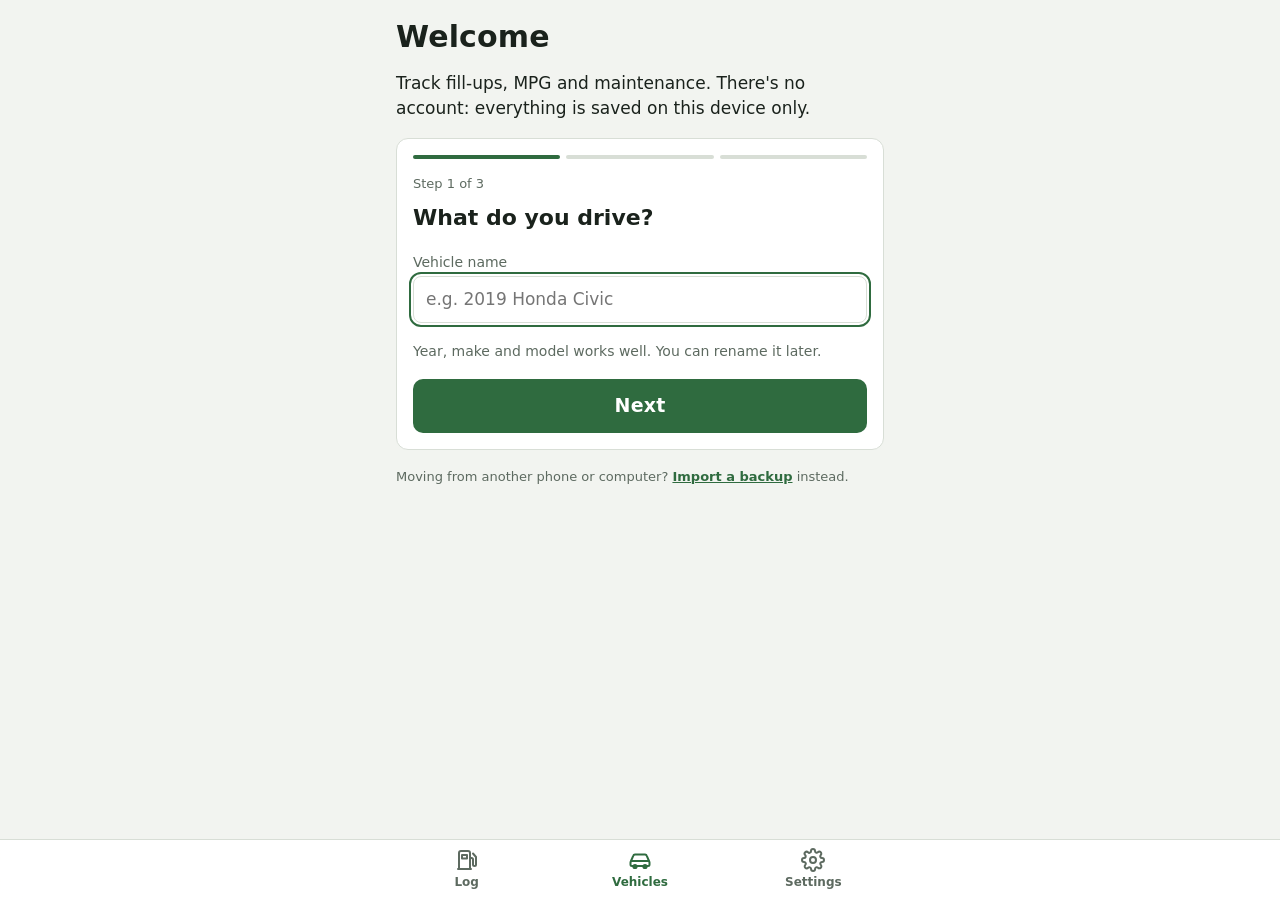
<file: index.html>
<!doctype html>
<html lang="en">
<head>
<meta charset="utf-8">
<meta name="viewport" content="width=device-width, initial-scale=1, viewport-fit=cover">
<title>Pickle It</title>
<meta name="description" content="Keep up with maintenance on the things you own. Your data stays on your device.">
<meta name="color-scheme" content="light dark">
<meta name="theme-color" content="#f2f4f0" media="(prefers-color-scheme: light)">
<meta name="theme-color" content="#0f140f" media="(prefers-color-scheme: dark)">
<meta name="mobile-web-app-capable" content="yes">
<meta name="apple-mobile-web-app-capable" content="yes">
<meta name="apple-mobile-web-app-title" content="Pickle It">
<meta name="apple-mobile-web-app-status-bar-style" content="default">
<link rel="manifest" href="manifest.webmanifest">
<link rel="icon" href="icons/favicon.svg" type="image/svg+xml">
<link rel="icon" href="icons/favicon-32.png" sizes="32x32" type="image/png">
<link rel="apple-touch-icon" href="icons/apple-touch-icon.png">
<script>
  // Apply the saved Light/Dark choice and color palette before the page draws, so it doesn't flash.
  try {
    var t = localStorage.getItem("pickle-it:theme"), p = localStorage.getItem("pickle-it:palette");
    if (t === "light" || t === "dark") document.documentElement.dataset.theme = t;
    if (p && p !== "green") document.documentElement.dataset.palette = p;
  } catch (e) {}
</script>
<link rel="stylesheet" href="app.css">
<script src="data.js" defer></script>
<script src="app.js" defer></script>
</head>
<body>

<div class="fatal" id="fatal" hidden></div>

<main class="wrap">

  <!-- ================= LOG ================= -->
  <section class="screen" id="screen-log" aria-labelledby="logTitle">
    <header>
      <h1 id="logTitle">Pickle It</h1>
      <p class="sub">Log each fill-up to track MPG and maintenance. Everything is saved on this device.</p>
    </header>

    <div class="nudge" id="iosNudge" hidden>
      <p><strong>Add this app to your Home Screen.</strong> Safari can clear data for websites you don't open often. Apps on the Home Screen keep theirs.</p>
      <div class="nudge-acts"><a class="mbtn" href="#settings" data-open="install-ios">Show me how</a><button class="mbtn quiet" type="button" id="iosNudgeLater">Not now</button></div>
    </div>

    <div class="nudge" id="backupNudge" hidden>
      <p id="backupNudgeText"></p>
      <div class="nudge-acts"><button class="mbtn" type="button" id="nudgeExport">Export backup</button><button class="mbtn quiet" type="button" id="nudgeLater">Remind me later</button></div>
    </div>

    <button class="mbanner" id="mBanner" type="button" hidden aria-haspopup="dialog">
      <svg viewBox="0 0 24 24" fill="none" stroke="currentColor" stroke-width="2" stroke-linecap="round" stroke-linejoin="round" aria-hidden="true"><path d="M14.7 6.3a4 4 0 0 0-5.4 5.4L3 18l3 3 6.3-6.3a4 4 0 0 0 5.4-5.4l-2.6 2.6-2.4-.6-.6-2.4z"/></svg>
      <strong>Maintenance coming up</strong>
      <span class="chev">Details ›</span>
      <span class="mb-sub" id="mBannerSub"></span>
    </button>

    <div class="card empty-card" id="noVehicles" hidden>
      <h2 class="h2-plain">Add a vehicle to get started</h2>
      <p>Fill-ups and maintenance are tracked per vehicle.</p>
      <a class="save" href="#vehicles">Add a vehicle</a>
    </div>

    <div id="logMain" class="stack">
      <div class="bigbtns">
        <button class="bigbtn" id="addFillBtn" type="button">
          <svg viewBox="0 0 24 24" fill="none" stroke="currentColor" stroke-width="2" stroke-linecap="round" stroke-linejoin="round" aria-hidden="true"><path d="M4 21V5a2 2 0 0 1 2-2h7a2 2 0 0 1 2 2v16"/><path d="M3 21h13"/><path d="M7 7h5v3.5H7z"/><path d="M15 10h1.5a1.5 1.5 0 0 1 1.5 1.5v5a1.5 1.5 0 0 0 3 0V9l-3-3.5"/></svg>
          <span>Add fill-up</span>
        </button>
        <button class="bigbtn" id="addMaintBtn" type="button">
          <svg viewBox="0 0 24 24" fill="none" stroke="currentColor" stroke-width="2" stroke-linecap="round" stroke-linejoin="round" aria-hidden="true"><path d="M14.7 6.3a4 4 0 0 0-5.4 5.4L3 18l3 3 6.3-6.3a4 4 0 0 0 5.4-5.4l-2.6 2.6-2.4-.6-.6-2.4z"/></svg>
          <span>Log maintenance</span>
        </button>
      </div>

      <div class="status" id="status" role="status" aria-live="polite"></div>

      <div id="entry" class="entry" hidden>
        <div class="tabs" role="tablist" aria-label="What to log">
          <button class="tab" role="tab" id="tabFill" aria-selected="true" aria-controls="panelFill" type="button">Fill-up</button>
          <button class="tab" role="tab" id="tabMaint" aria-selected="false" aria-controls="panelMaint" type="button">Maintenance</button>
        </div>

        <div id="panelFill" role="tabpanel" aria-labelledby="tabFill">
          <form class="card" id="form" novalidate>
            <label for="eVehicle">Vehicle<select id="eVehicle"></select></label>
            <div class="display" aria-label="Pump readout">
              <span>Price</span><span id="dPrice">—</span>
              <span>Gallons</span><span id="dGal">—</span>
              <span>Sale</span><span id="dCost">—</span>
            </div>
            <div class="grid2">
              <label for="date">Date<input id="date" type="date" required></label>
              <label for="station">Gas station<input id="station" type="text" list="stationList" autocomplete="off" placeholder="Optional"></label>
            </div>
            <datalist id="stationList"></datalist>
            <label for="odometer">Odometer<input id="odometer" type="number" inputmode="numeric" min="0" step="1" required></label>
            <div class="grid2">
              <label for="ppg">$/gallon<input id="ppg" type="number" inputmode="decimal" min="0" step="0.001" required></label>
              <label for="gallons">Gallons<input id="gallons" type="number" inputmode="decimal" min="0" step="0.001" required></label>
            </div>
            <label for="rtotal">Receipt total<input id="rtotal" type="number" inputmode="decimal" min="0" step="0.01" placeholder="Optional, to double-check"></label>
            <div class="check" id="check"></div>
            <div class="status" id="fStatus" role="status"></div>
            <button class="save" id="saveBtn" type="submit">Save fill-up</button>
            <button class="link" id="cancelBtn" type="button">Discard</button>
          </form>
        </div>

        <div id="panelMaint" role="tabpanel" aria-labelledby="tabMaint" inert>
          <form class="card" id="mForm" novalidate>
            <label for="mVehicle">Vehicle<select id="mVehicle"></select></label>
            <div class="grid2">
              <label for="mDate">Date<input id="mDate" type="date" required></label>
              <label for="mOdo">Odometer<input id="mOdo" type="number" inputmode="numeric" min="0" step="1" required></label>
            </div>
            <label for="mShop">Shop<select id="mShop"></select></label>
            <div class="msel-wrap">
              <span class="msel-lab">Maintenance items</span>
              <details class="msel" id="mItems"><summary id="mItemsSum">Select items</summary><div class="msel-list" id="mItemsList"></div></details>
            </div>
            <label for="mOther">Other repairs<textarea id="mOther" rows="3" placeholder="e.g. Replaced front brake pads"></textarea></label>
            <div class="status" id="mStatus" role="status"></div>
            <button class="save" id="mSave" type="submit">Save maintenance</button>
            <button class="link" id="mCancel" type="button">Discard</button>
          </form>
        </div>
      </div>

      <div class="histbar">
        <select id="vehicle" aria-label="Vehicle to show history for"></select>
        <label class="chk" for="showInactive" id="showInactiveWrap"><input type="checkbox" id="showInactive"> Show inactive vehicles</label>
      </div>

      <section class="card mpg" aria-labelledby="mpgTitle">
        <h2 id="mpgTitle">MPG</h2>
        <div class="alert" id="mpgWarn" hidden></div>
        <div class="stats">
          <div class="stat main"><span class="k">Lifetime</span><span class="v" id="sLife">—</span><span class="u" id="sLifeU"></span></div>
          <div class="stat"><span class="k">Last 2 mo</span><span class="v" id="s2mo">—</span></div>
          <div class="stat"><span class="k">Last fill-up</span><span class="v" id="sLast">—</span></div>
        </div>
        <div class="chart" id="chart"></div>
        <div class="legend" id="legend" hidden><span><i></i>Fill-up MPG</span><span><i class="run"></i>2-month running MPG</span></div>
        <p class="foot" id="mpgNote"></p>
      </section>

      <section class="sec" id="maintSec" hidden>
        <div class="sechead"><h2 id="maintTitle">Maintenance</h2><button class="hidebtn" type="button" data-target="maintBody">Hide</button></div>
        <div id="maintBody" class="stack-sm">
          <div id="maintBox"></div>
          <p class="foot">Starts from a standard schedule; edit the items and intervals in Vehicles. Until you log a service, the app assumes it was done at the last regular interval. Tap “Mark done” after a service to restart that item's countdown.</p>
        </div>
      </section>

      <section class="sec">
        <div class="sechead"><h2>Lifetime MPG by vehicle</h2><button class="hidebtn" type="button" data-target="allVeh">Hide</button></div>
        <div class="list" id="allVeh"></div>
      </section>

      <section class="sec">
        <div class="sechead"><h2>Recent fill-ups</h2><button class="hidebtn" type="button" data-target="recentBody">Hide</button></div>
        <div id="recentBody" class="stack-sm">
          <div class="list" id="list"></div>
          <p class="foot">“Mark fill-up(s) missed” tells the app you didn't log every fill-up before this one, so that stretch is left out of the MPG.</p>
        </div>
      </section>

      <section class="sec">
        <div class="sechead"><h2>Service history</h2><button class="hidebtn" type="button" data-target="svcList">Hide</button></div>
        <div class="list" id="svcList"></div>
      </section>
    </div>
  </section>

  <!-- ================= VEHICLES ================= -->
  <section class="screen" id="screen-vehicles" aria-labelledby="vehTitle" hidden>
    <header>
      <h1 id="vehTitle">My vehicles</h1>
      <p class="sub" id="vehSub">Add, rename or retire vehicles, and set each one's maintenance schedule.</p>
    </header>

    <div class="welcome" id="welcome" hidden>
      <p class="lede">Track fill-ups, MPG and maintenance. There's no account: everything is saved on this device only.</p>
      <div class="nudge" id="iosWelcome" hidden>
        <p><strong>On iPhone, add this app to your Home Screen first</strong>, then open it from there. Data you enter in a Safari tab stays in Safari, and Safari can clear it if you don't visit often.</p>
        <div class="nudge-acts"><a class="mbtn" href="#settings" data-open="install-ios">Show me how</a></div>
      </div>
    </div>

    <div class="card wizard" id="wizard" hidden></div>

    <button class="save" id="addVehicleBtn" type="button" hidden>Add a vehicle</button>
    <div class="status" id="vStatus" role="status" aria-live="polite"></div>

    <div class="list" id="vehList" hidden></div>

    <p class="foot import-hint" id="importHint" hidden>Moving from another phone or computer? <a href="#settings">Import a backup</a> instead.</p>

    <section class="card" aria-labelledby="shopsTitle" id="shopsCard">
      <h2 id="shopsTitle">Shops</h2>
      <p class="hint">Where your maintenance gets done. Pick one when you log maintenance.</p>
      <ul class="shops" id="shopList"></ul>
      <form class="addrow" id="shopAdd">
        <input id="shopNew" type="text" autocomplete="off" placeholder="e.g. DIY, Main St. Auto" aria-label="New shop name">
        <button class="go" type="submit">Add</button>
      </form>
      <div class="status" id="shopStatus" role="status"></div>
    </section>
  </section>

  <!-- ================= SETTINGS ================= -->
  <section class="screen" id="screen-settings" aria-labelledby="setTitle" hidden>
    <header>
      <h1 id="setTitle">Settings</h1>
      <p class="sub">Your data is saved only in this browser, on this device. Export a backup now and then and keep it somewhere safe.</p>
    </header>

    <section class="card" aria-labelledby="optTitle">
      <h2 id="optTitle">Options</h2>
      <div class="sec">
        <span class="optlabel" id="modeLabel">Appearance</span>
        <div class="tabs three" role="group" aria-labelledby="modeLabel" id="modePick">
          <button class="tab" type="button" data-mode="light" aria-pressed="false">Light</button>
          <button class="tab" type="button" data-mode="dark" aria-pressed="false">Dark</button>
          <button class="tab" type="button" data-mode="system" aria-pressed="true">System</button>
        </div>
      </div>
      <label>Color
        <select id="palettePick"></select>
      </label>
    </section>

    <section class="card" aria-labelledby="expTitle">
      <h2 id="expTitle">Export</h2>
      <p class="lastexp" id="lastExp"></p>
      <div class="alert soft" id="expReminder" hidden></div>
      <p class="hint" id="expCounts"></p>
      <button class="save" id="exportBtn" type="button">Export CSV</button>
      <p class="hint" id="expHow"></p>
      <div class="status" id="expStatus" role="status" aria-live="polite"></div>
    </section>

    <section class="card" aria-labelledby="impTitle">
      <h2 id="impTitle">Import</h2>
      <p class="hint">Moving to another phone or computer? Export on the old device, send the file to the new one, then import it here. You'll see a preview before anything is saved.</p>
      <label class="filebtn">
        <span>Choose CSV file</span>
        <input id="importFile" type="file" accept=".csv,text/csv,text/comma-separated-values,application/vnd.ms-excel,text/plain">
      </label>
      <div id="impPreview" class="stack-sm" hidden></div>
      <div class="status" id="impStatus" role="status" aria-live="polite"></div>
    </section>

    <section class="card" aria-labelledby="stoTitle">
      <h2 id="stoTitle">Storage on this device</h2>
      <p id="storageText" class="hint"></p>
    </section>

    <section class="card" aria-labelledby="instTitle" id="installCard">
      <h2 id="instTitle">Install as an app</h2>
      <p class="hint" id="installLead">Installing gives it its own icon, opens it full screen and lets it work offline.</p>
      <button class="save" id="installBtn" type="button" hidden>Install app</button>
      <details class="how" id="install-ios">
        <summary>iPhone and iPad</summary>
        <ol>
          <li>Open this page in <strong>Safari</strong>.</li>
          <li>Tap <strong>Share</strong> (the square with an arrow). On iOS 26, tap <strong>•••</strong> first, then <strong>Share</strong>.</li>
          <li>Scroll down and tap <strong>Add to Home Screen</strong>. Leave <strong>Open as Web App</strong> on, then tap <strong>Add</strong>.</li>
          <li>From now on, open it from the Home Screen icon. That copy keeps its own data, separate from Safari tabs, and Safari can clear data for websites you don't open often.</li>
        </ol>
      </details>
      <details class="how" id="install-android">
        <summary>Android</summary>
        <ol>
          <li>Open this page in <strong>Chrome</strong>.</li>
          <li>Tap the <strong>⋮</strong> menu, then <strong>Add to Home screen</strong> and choose <strong>Install</strong>.</li>
          <li>Open it from the new icon.</li>
        </ol>
      </details>
      <details class="how" id="install-windows">
        <summary>Windows</summary>
        <ol>
          <li>Open this page in <strong>Edge</strong> or <strong>Chrome</strong>.</li>
          <li>Click the <strong>install icon</strong> at the right end of the address bar. If it isn't there: Edge <strong>⋯</strong> menu → <strong>Apps</strong> → <strong>Install this site as an app</strong>; Chrome <strong>⋮</strong> menu → <strong>Cast, save and share</strong> → <strong>Install page as app</strong>.</li>
          <li>It appears in the Start menu and can be pinned to the taskbar.</li>
        </ol>
      </details>
      <details class="how" id="install-mac">
        <summary>Mac</summary>
        <ol>
          <li>In <strong>Safari</strong> (macOS Sonoma or later): <strong>File</strong> → <strong>Add to Dock</strong>. Use the Dock app from then on; it keeps its own data, separate from Safari.</li>
          <li>Or in <strong>Chrome</strong>: click the install icon at the right end of the address bar.</li>
        </ol>
      </details>
    </section>
  </section>
</main>

<nav class="tabbar" aria-label="Sections">
  <div class="tabbar-in">
    <a href="#log" data-screen="log">
      <svg viewBox="0 0 24 24" fill="none" stroke="currentColor" stroke-width="2" stroke-linecap="round" stroke-linejoin="round" aria-hidden="true"><path d="M4 21V5a2 2 0 0 1 2-2h7a2 2 0 0 1 2 2v16"/><path d="M3 21h13"/><path d="M7 7h5v3.5H7z"/><path d="M15 10h1.5a1.5 1.5 0 0 1 1.5 1.5v5a1.5 1.5 0 0 0 3 0V9l-3-3.5"/></svg>
      <span>Log</span>
    </a>
    <a href="#vehicles" data-screen="vehicles">
      <svg viewBox="0 0 24 24" fill="none" stroke="currentColor" stroke-width="2" stroke-linecap="round" stroke-linejoin="round" aria-hidden="true"><path d="M3 13l2.2-5.2A2 2 0 0 1 7 6.5h10a2 2 0 0 1 1.8 1.3L21 13"/><rect x="2.5" y="13" width="19" height="5" rx="1.5"/><circle cx="7" cy="18.5" r="1.6"/><circle cx="17" cy="18.5" r="1.6"/></svg>
      <span>Vehicles</span>
    </a>
    <a href="#settings" data-screen="settings">
      <svg viewBox="0 0 24 24" fill="none" stroke="currentColor" stroke-width="2" stroke-linecap="round" stroke-linejoin="round" aria-hidden="true"><circle cx="12" cy="12" r="3"/><path d="M19.4 15a1.65 1.65 0 0 0 .33 1.82l.06.06a2 2 0 1 1-2.83 2.83l-.06-.06a1.65 1.65 0 0 0-1.82-.33 1.65 1.65 0 0 0-1 1.51V21a2 2 0 1 1-4 0v-.09A1.65 1.65 0 0 0 9 19.4a1.65 1.65 0 0 0-1.82.33l-.06.06a2 2 0 1 1-2.83-2.83l.06-.06A1.65 1.65 0 0 0 4.68 15a1.65 1.65 0 0 0-1.51-1H3a2 2 0 1 1 0-4h.09A1.65 1.65 0 0 0 4.6 9a1.65 1.65 0 0 0-.33-1.82l-.06-.06a2 2 0 1 1 2.83-2.83l.06.06A1.65 1.65 0 0 0 9 4.68a1.65 1.65 0 0 0 1-1.51V3a2 2 0 1 1 4 0v.09a1.65 1.65 0 0 0 1 1.51 1.65 1.65 0 0 0 1.82-.33l.06-.06a2 2 0 1 1 2.83 2.83l-.06.06A1.65 1.65 0 0 0 19.4 9a1.65 1.65 0 0 0 1.51 1H21a2 2 0 1 1 0 4h-.09a1.65 1.65 0 0 0-1.51 1z"/></svg>
      <span>Settings</span><i class="dot" id="backupDot" hidden></i>
    </a>
  </div>
</nav>

<!-- Maintenance due -->
<dialog class="mdlg" id="mDialog" aria-labelledby="mDlgTitle">
  <div class="mdlg-in">
    <div class="mdlg-head">
      <h3 id="mDlgTitle">Maintenance coming up</h3>
      <button class="xbtn" id="mClose" type="button" aria-label="Close">×</button>
    </div>
    <p class="sub">Going by each vehicle's latest logged odometer.</p>
    <div id="mDlgBody" class="stack-sm"></div>
    <button class="save" id="mOk" type="button">Got it</button>
  </div>
</dialog>

<!-- Edit vehicle -->
<dialog class="mdlg" id="vDialog" aria-labelledby="vDlgTitle">
  <form class="mdlg-in" id="vForm" novalidate>
    <div class="mdlg-head">
      <h3 id="vDlgTitle">Edit vehicle</h3>
      <button class="xbtn" id="vClose" type="button" aria-label="Close">×</button>
    </div>
    <label for="vName">Name<input id="vName" type="text" autocomplete="off" maxlength="80"></label>
    <label class="chk" for="vInactive"><input type="checkbox" id="vInactive"> Inactive (hide from the vehicle lists; its records are kept)</label>
    <label for="vOdo">Starting odometer<input id="vOdo" type="number" inputmode="numeric" min="0" step="1" placeholder="Optional"></label>
    <p class="hint">Used for maintenance reminders until the first fill-up is logged.</p>
    <div class="stack-sm">
      <h4 class="h4">Maintenance schedule</h4>
      <div id="vSched"></div>
    </div>
    <div class="status" id="vDlgStatus" role="status"></div>
    <button class="save" type="submit">Save changes</button>
    <button class="link" type="button" id="vCancel">Cancel</button>
    <hr class="sep">
    <button class="danger-link" type="button" id="vDelete">Delete vehicle</button>
  </form>
</dialog>

<!-- Confirm / ask -->
<dialog class="mdlg small" id="cDialog" aria-labelledby="cTitle">
  <form class="mdlg-in" method="dialog" id="cForm">
    <h3 id="cTitle"></h3>
    <p id="cBody"></p>
    <label id="cInputWrap" hidden><span id="cInputLabel"></span><input id="cInput" type="text" autocomplete="off"></label>
    <div class="status" id="cStatus" role="status"></div>
    <div class="dlg-btns">
      <button class="btn2" value="cancel" id="cCancel" type="submit" formnovalidate>Cancel</button>
      <button class="save" value="ok" id="cOk" type="submit">OK</button>
    </div>
  </form>
</dialog>

</body>
</html>
</file>
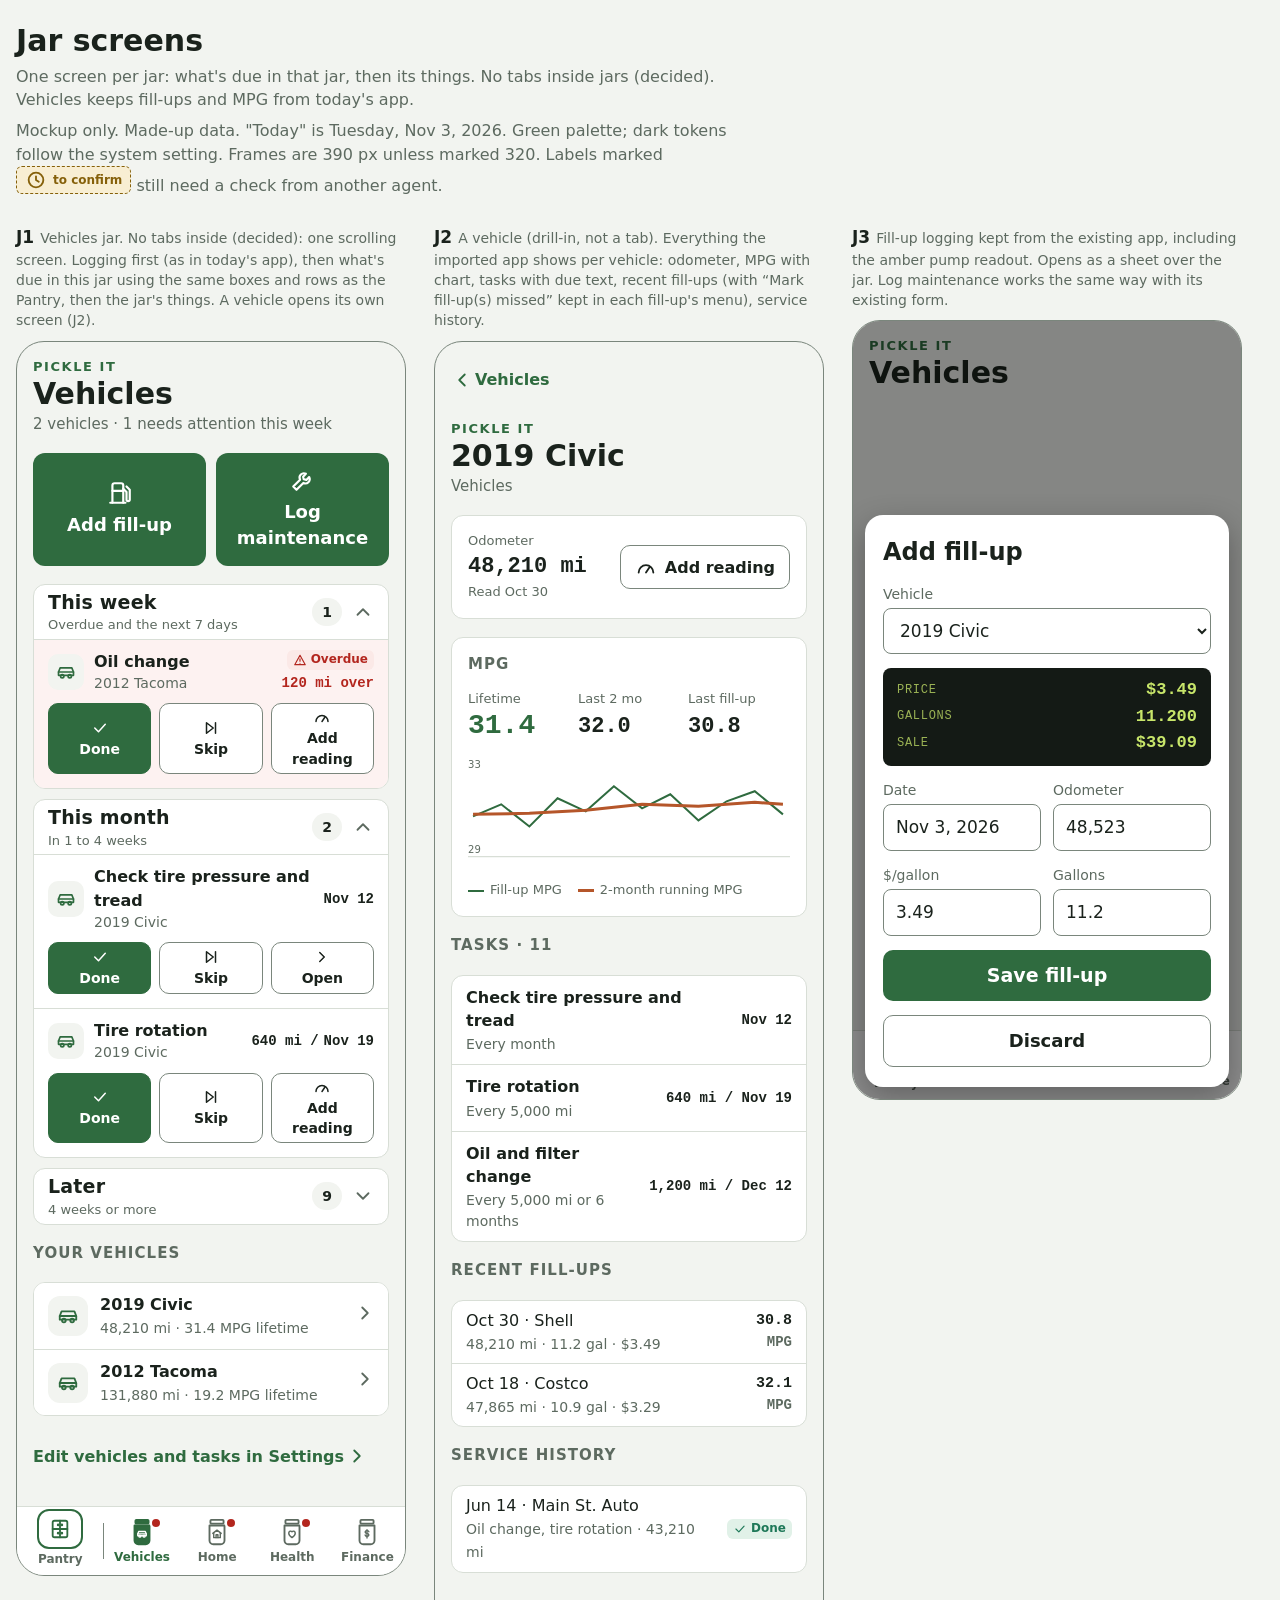
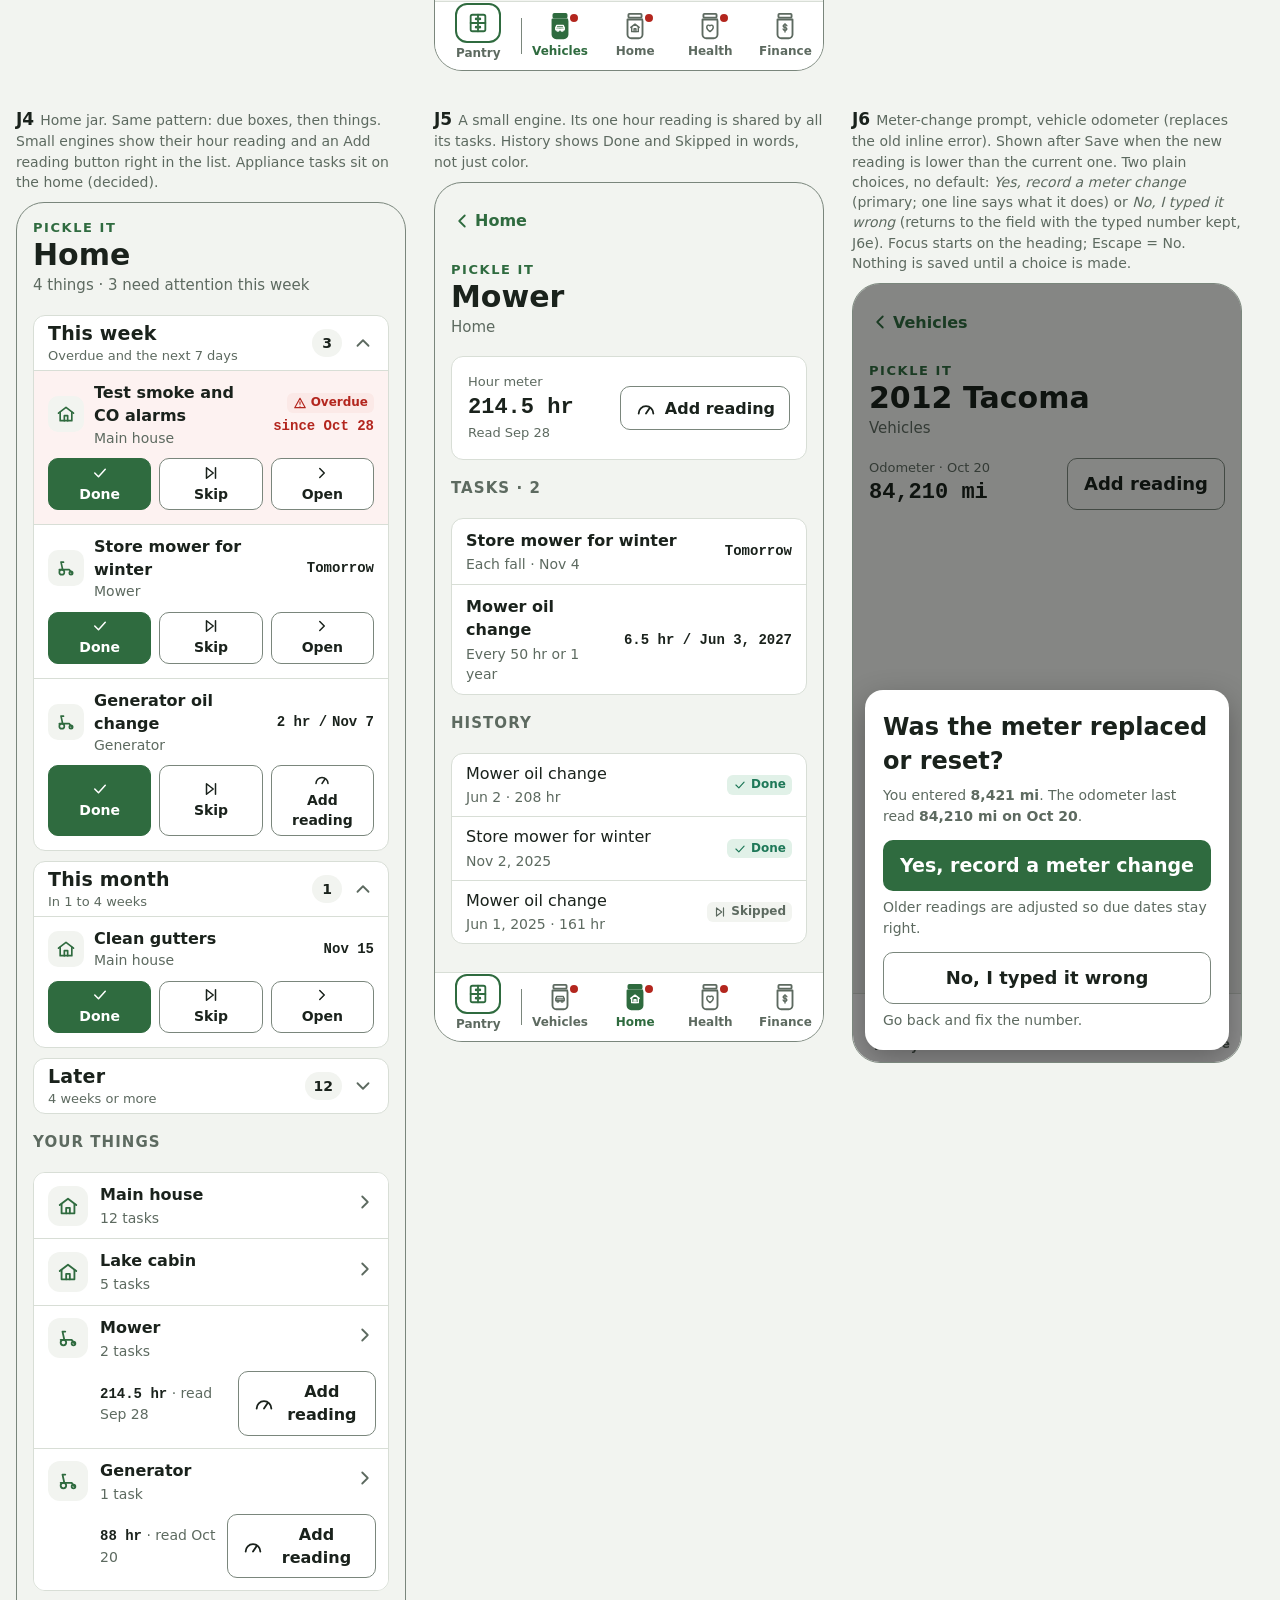
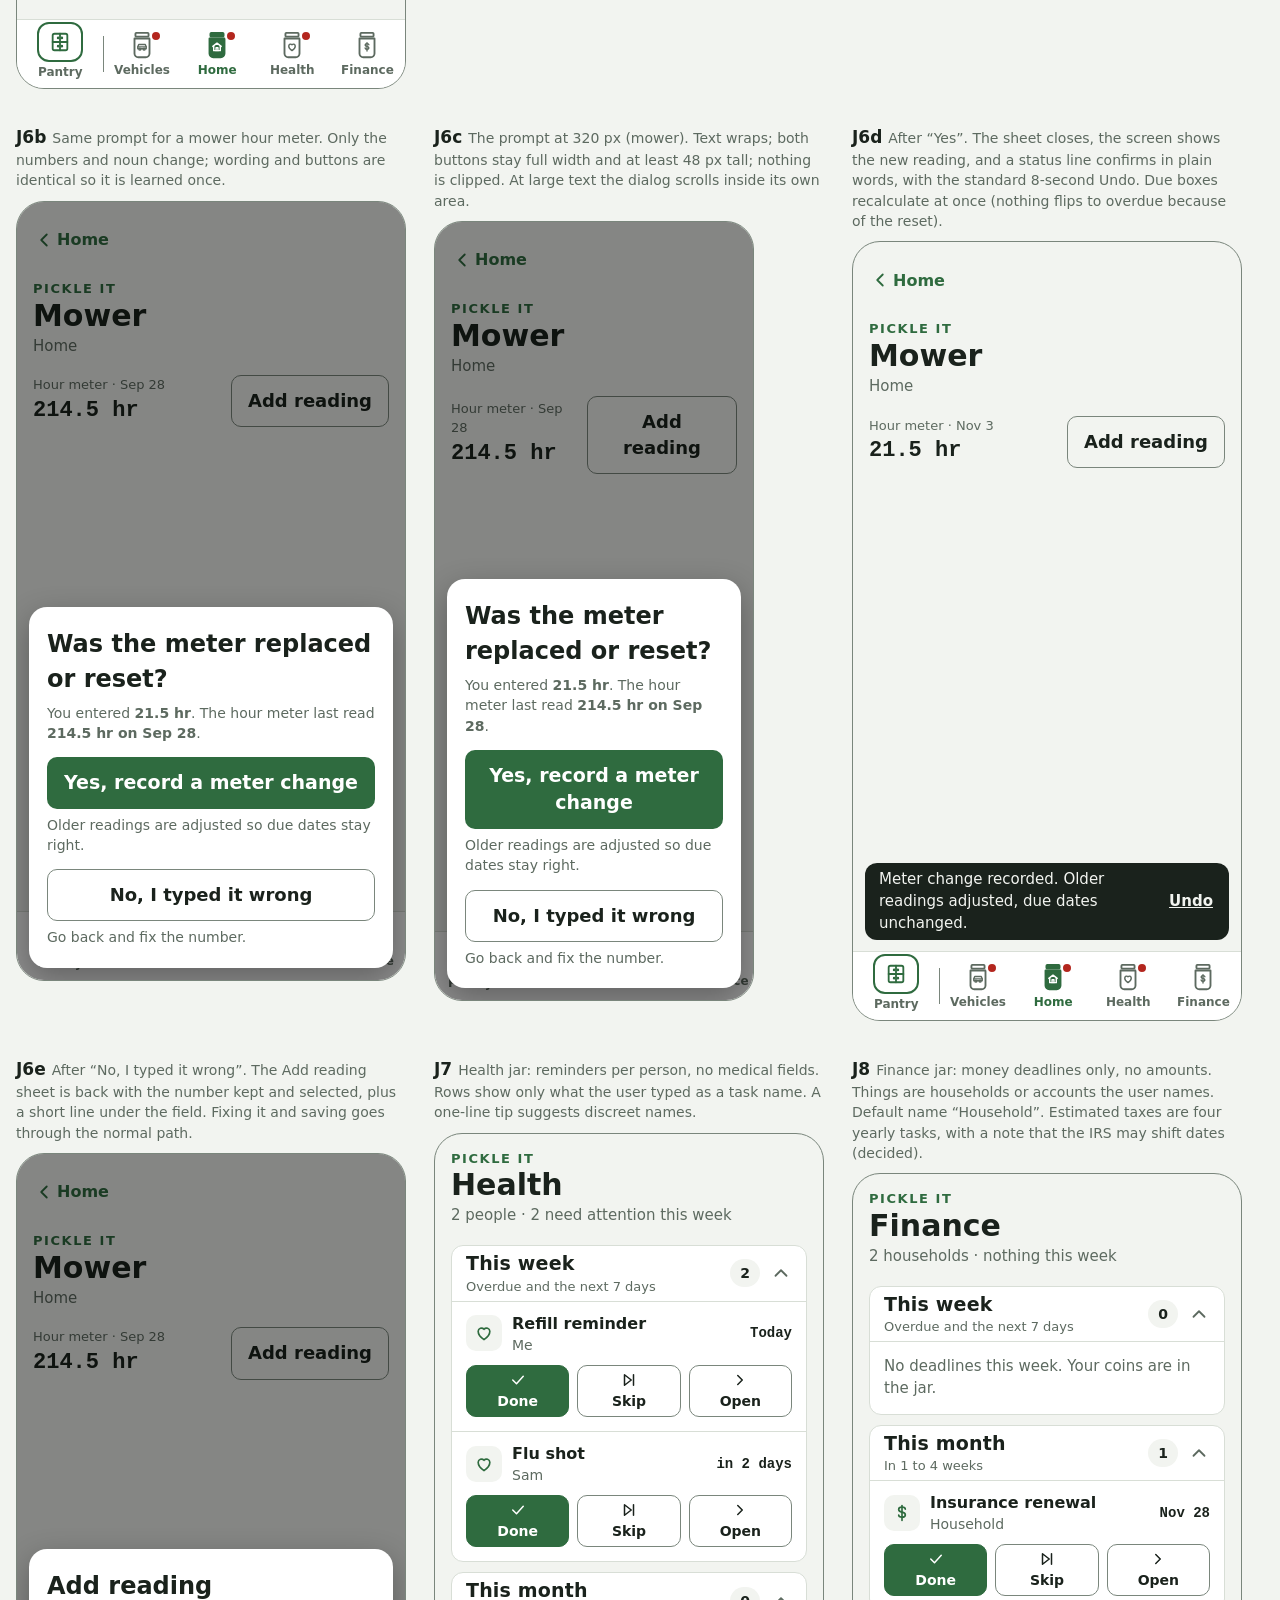
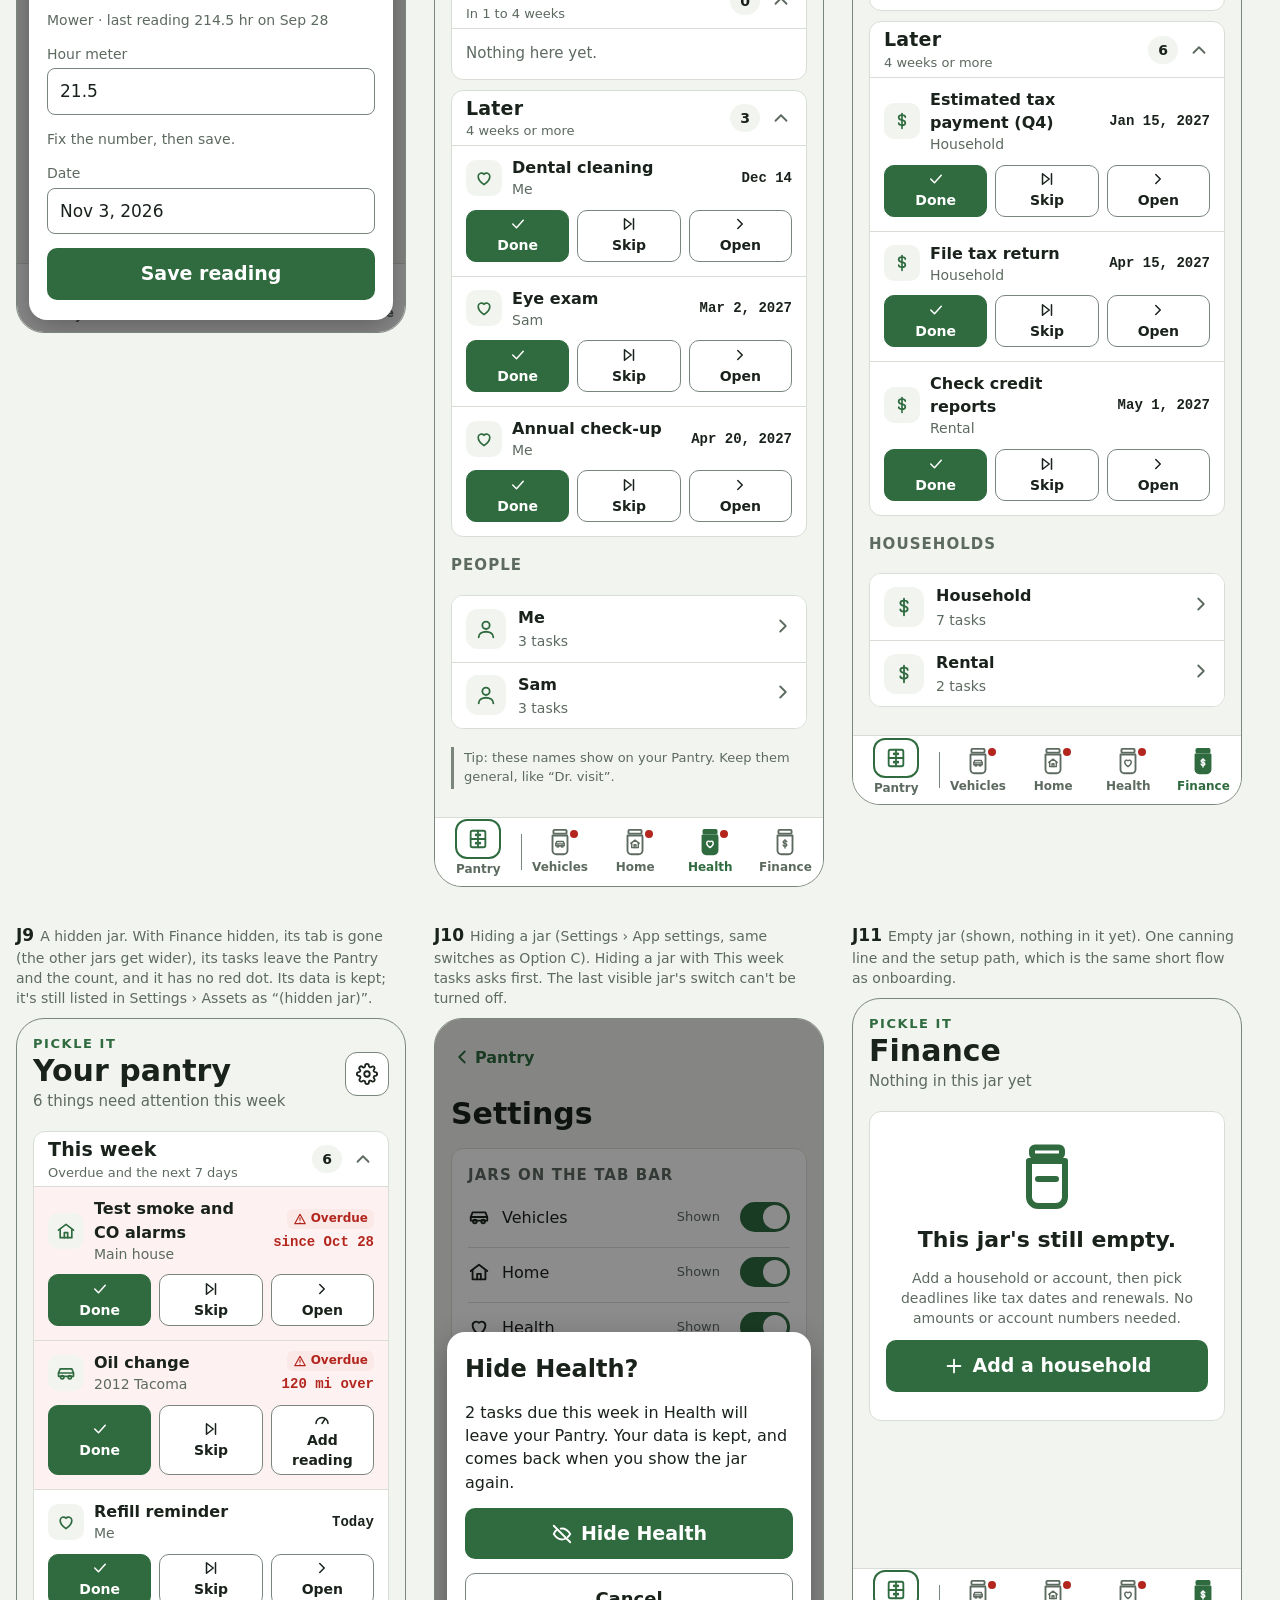
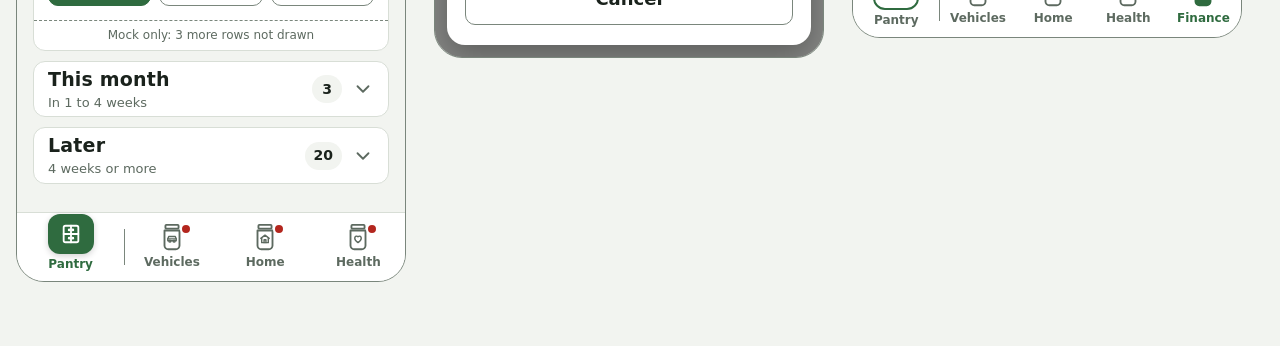
<file: docs/design/jars.html>
<!doctype html><html lang="en"><head><meta charset="utf-8"><meta name="viewport" content="width=device-width,initial-scale=1"><title>Jar screens</title><style>
:root{--bg:#f2f4f0;--surface:#fff;--ink:#1a221c;--muted:#5d6a60;--line:#d8ded6;--accent:#2f6b3f;--accent-ink:#fff;--display-fg:#c8e66a;
--ok:#1e7858;--ok-bg:#e1f1e8;--wait:#85600a;--wait-bg:#f8eed3;--err:#b3261e;--err-bg:#fbe9e7;--err-ink:#fff;--line-strong:#7a867c;
--font-display:"Avenir Next Condensed","Bahnschrift SemiCondensed","Bahnschrift","Roboto Condensed","sans-serif-condensed","Arial Narrow",system-ui,sans-serif;
--font-body:system-ui,-apple-system,"Segoe UI",Roboto,"Helvetica Neue",Arial,sans-serif;--font-num:ui-monospace,"SF Mono",Menlo,Consolas,"Roboto Mono",monospace;color-scheme:light}
/* Dark tokens included so the mock respects system dark mode. --err-ink, --line-strong and the darker light --ok are decided (decisions.md, 2026-11-03; values from docs/reviews/contrast-2026-11-03.md). */
@media (prefers-color-scheme:dark){:root{--bg:#0f140f;--surface:#182019;--ink:#e5ece5;--muted:#9aaa9c;--line:#2a362c;--accent:#7cc48d;--accent-ink:#0c140e;
--ok:#86d6b0;--ok-bg:#163126;--wait:#f0c46a;--wait-bg:#382b0e;--err:#ff8a80;--err-bg:#3b1714;--err-ink:#1a0b0a;--line-strong:#6f7f72;color-scheme:dark}}
*,*::before,*::after{box-sizing:border-box}
body{margin:0;background:var(--bg);color:var(--ink);font:16px/1.45 var(--font-body)}
.page{padding:24px 16px 64px;max-width:1800px;margin:0 auto}
.page>header{max-width:760px;display:grid;gap:8px;margin-bottom:28px}
.page>header p{margin:0;color:var(--muted)}
.frames{display:flex;flex-wrap:wrap;gap:36px 28px;align-items:flex-start}
figure{margin:0;display:grid;gap:10px;width:390px;max-width:100%}
figcaption{font-size:14px;color:var(--muted)}figcaption b{color:var(--ink);font-family:var(--font-display);font-size:17px;margin-right:6px}
.phone{width:390px;max-width:100%;background:var(--bg);border:1px solid var(--line-strong);border-radius:28px;overflow:hidden;position:relative;display:flex;flex-direction:column;min-height:640px}
.phone.w320{width:320px}
.scr{padding:16px 16px 28px;display:grid;gap:18px;align-content:start;flex:1}
h1{font-family:var(--font-display);font-weight:700;font-size:30px;line-height:1.1;margin:0}
h2{font-family:var(--font-display);font-weight:700;font-size:15px;text-transform:uppercase;letter-spacing:.07em;color:var(--muted);margin:0}
h3{font-family:var(--font-display);font-size:20px;margin:0}
.eyebrow{font-family:var(--font-display);font-weight:700;letter-spacing:.12em;font-size:13px;color:var(--accent);margin:0}
.sub{color:var(--muted);margin:4px 0 0;font-size:15px}.hint{color:var(--muted);font-size:14px;margin:0}
.vh{position:absolute!important;width:1px;height:1px;overflow:hidden;clip:rect(0 0 0 0);white-space:nowrap}
.ic{width:22px;height:22px;flex:none}
.card{background:var(--surface);border:1px solid var(--line);border-radius:12px;padding:16px;display:grid;gap:14px}
.row{display:flex;align-items:center;justify-content:space-between;gap:12px}
button,a.btnlike{font:inherit;cursor:pointer}
.iconbtn{width:44px;height:44px;display:grid;place-items:center;border:1px solid var(--line-strong);border-radius:12px;background:var(--surface);color:var(--ink)}
.back{display:inline-flex;align-items:center;gap:2px;min-height:44px;padding:0 8px 0 0;color:var(--accent);font-weight:600;text-decoration:none;border:0;background:none}
.save{display:flex;align-items:center;justify-content:center;gap:8px;min-height:48px;font-family:var(--font-display);font-weight:700;font-size:19px;background:var(--accent);color:var(--accent-ink);border:0;border-radius:10px;padding:12px 16px;width:100%}
.btn2{display:flex;align-items:center;justify-content:center;gap:8px;min-height:48px;font-family:var(--font-display);font-weight:700;font-size:18px;background:none;color:var(--ink);border:1px solid var(--line-strong);border-radius:10px;padding:12px 16px;width:100%}
.btn2.danger{color:var(--err);border-color:var(--err)}
.save.danger{background:var(--err);color:var(--err-ink)}
.save:disabled{opacity:.45;cursor:not-allowed}
.small{min-height:44px;font-size:16px;width:auto;padding:8px 14px}
.danger-link{background:none;border:0;color:var(--err);font-weight:600;min-height:44px;padding:0;justify-self:start;display:inline-flex;align-items:center;gap:6px}
label{display:grid;gap:4px;font-size:14px;font-weight:500;color:var(--muted)}
input[type=text],input[type=number],input[type=date],select{font:inherit;font-size:17px;color:var(--ink);background:var(--surface);border:1px solid var(--line-strong);border-radius:8px;padding:10px 12px;width:100%;min-height:46px}
.tabs{display:grid;grid-template-columns:1fr 1fr;gap:4px;padding:4px;background:var(--surface);border:1px solid var(--line);border-radius:12px}
.tabs.three{grid-template-columns:repeat(3,1fr)}.tabs.four{grid-template-columns:repeat(4,1fr)}
.tab{font-family:var(--font-display);font-weight:700;font-size:17px;background:none;color:var(--muted);border:0;border-radius:8px;min-height:44px;padding:8px 4px}
.tab[aria-selected=true],.tab[aria-pressed=true],.tab[aria-checked=true]{background:var(--accent);color:var(--accent-ink)}
.strip{display:flex;gap:4px;padding:4px;background:var(--surface);border:1px solid var(--line);border-radius:12px;overflow-x:auto;scrollbar-width:none}
.strip .tab{flex:none;display:inline-flex;align-items:center;gap:6px;padding:8px 12px;font-size:16px}
.strip .tab .ic{width:18px;height:18px}
.optlabel{font-size:14px;font-weight:500;color:var(--muted)}
.swatches{display:grid;grid-template-columns:repeat(4,1fr);gap:6px}
.sw{display:grid;justify-items:center;gap:4px;min-height:64px;padding:6px 2px;background:none;border:1px solid transparent;border-radius:10px;color:var(--ink);font-size:13px;font-weight:600}
.sw i{width:30px;height:30px;border-radius:50%;display:grid;place-items:center;color:#fff;border:1px solid rgba(0,0,0,.2)}
.sw[aria-checked=true]{border-color:var(--ink);background:var(--bg)}
.sw .ic{width:18px;height:18px}
.alert{display:flex;gap:10px;background:var(--wait-bg);color:var(--wait);border-radius:10px;padding:12px 14px;font-size:15px;font-weight:500}
.alert.bad{background:var(--err-bg);color:var(--err)}
.alert p{margin:0}
details.how{border-top:1px solid var(--line)}details.how summary{min-height:44px;display:flex;align-items:center;font-weight:600;cursor:pointer}
.toggle{display:flex;align-items:center;justify-content:space-between;gap:12px;min-height:48px;color:var(--ink);font-size:16px;font-weight:500;border-top:1px solid var(--line)}
.toggle:first-of-type{border-top:0}
.sw-ui{width:50px;height:30px;border-radius:15px;background:var(--line-strong);position:relative;flex:none}
.sw-ui::after{content:"";position:absolute;top:3px;left:3px;width:24px;height:24px;border-radius:50%;background:#fff;transition:left .1s}
[aria-checked=true] .sw-ui{background:var(--accent)}[aria-checked=true] .sw-ui::after{left:23px}
.toggle button{all:unset;display:flex;align-items:center;justify-content:space-between;gap:12px;width:100%;min-height:48px;cursor:pointer}
.toggle button:focus-visible{outline:2px solid var(--accent);outline-offset:2px}
.state{font-size:13px;color:var(--muted);margin-left:auto;margin-right:8px}
.list{display:grid;background:var(--surface);border:1px solid var(--line);border-radius:12px;overflow:hidden}
.arow{display:grid;grid-template-columns:40px 1fr auto;gap:2px 12px;align-items:center;min-height:64px;padding:10px 12px 10px 14px;border-top:1px solid var(--line);color:var(--ink);text-decoration:none}
.arow:first-child{border-top:0}
.arow .av{grid-row:1/span 2;width:40px;height:40px;border-radius:12px;background:var(--bg);color:var(--accent);display:grid;place-items:center}
.arow .nm{font-weight:600;min-width:0;overflow-wrap:anywhere}
.arow .mt{grid-column:2;font-size:14px;color:var(--muted)}
.arow .mt b{font-weight:600;color:var(--ink)}.arow .mt b.over{color:var(--err)}
.arow .ch{grid-column:3;grid-row:1/span 2;color:var(--muted)}
.trow{display:grid;grid-template-columns:1fr auto;gap:2px 12px;align-items:center;min-height:64px;padding:10px 14px;border-top:1px solid var(--line);text-decoration:none;color:var(--ink)}
.trow:first-child{border-top:0}
.trow .nm{font-weight:600}.trow .sc{grid-column:1;font-size:14px;color:var(--muted)}
.trow .due{white-space:nowrap;grid-column:2;grid-row:1/span 2;text-align:right;font-family:var(--font-num);font-variant-numeric:tabular-nums;font-size:14px;font-weight:600}
.trow .due small{display:block;font-family:var(--font-body);font-weight:500;color:var(--muted);font-size:12px}
.trow .due.over{color:var(--err)}
.trow.over{background:color-mix(in srgb,var(--err-bg) 60%,transparent)}
.sechead{display:flex;justify-content:space-between;align-items:center;gap:12px}
.grp summary{list-style:none;display:flex;align-items:center;gap:10px;min-height:48px;cursor:pointer}
.grp summary::-webkit-details-marker{display:none}
.grp summary h2{flex:1}.grp summary .cnt{font-size:14px;color:var(--muted);font-weight:600}
.grp summary .ic{transition:transform .15s;color:var(--muted)}.grp[open] summary .ic{transform:rotate(90deg)}
.grp{display:grid;gap:8px}
.chips{display:flex;flex-wrap:wrap;gap:8px}
.chip{flex:none;min-height:44px;padding:0 14px;border-radius:999px;border:1px solid var(--line-strong);background:var(--surface);color:var(--ink);font-weight:600;font-size:15px;display:inline-flex;align-items:center;gap:6px}
.chip .n{font-weight:500;color:var(--muted);font-variant-numeric:tabular-nums}
.chip[aria-pressed=true]{background:var(--accent);border-color:var(--accent);color:var(--accent-ink)}.chip[aria-pressed=true] .n{color:inherit}
.search{position:relative}.search .ic{position:absolute;left:12px;top:12px;color:var(--muted)}.search input{padding-left:42px}
.reading{display:flex;align-items:center;justify-content:space-between;gap:12px}
.reading .v{font-family:var(--font-num);font-size:22px;font-weight:600}.reading .k{font-size:13px;color:var(--muted)}
.empty{display:grid;gap:12px;justify-items:center;text-align:center;padding:28px 16px}
.empty .big{width:72px;height:72px;color:var(--accent)}
.empty p{margin:0}.empty .lead{font-family:var(--font-display);font-size:22px;font-weight:700}
.addgrid{display:grid;grid-template-columns:1fr 1fr;gap:10px;width:100%}
.addgrid .btn2{flex-direction:column;font-size:16px;min-height:76px}
.note{font-size:13px;color:var(--muted);border-left:3px solid var(--line-strong);padding:2px 0 2px 10px;margin:0}
/* Pantry entry + tab bar */
.due{display:grid;gap:8px}
.dbox{background:var(--surface);border:1px solid var(--line);border-radius:12px;overflow:hidden}
.dbox>.hd{display:flex;justify-content:space-between;align-items:center;min-height:48px;padding:0 14px;font-family:var(--font-display);font-weight:700;font-size:18px}
.dbox>.hd span{font-family:var(--font-body);font-size:14px;color:var(--muted);font-weight:600}
.drow{display:grid;grid-template-columns:22px 1fr auto;gap:0 10px;align-items:center;padding:10px 14px;border-top:1px solid var(--line);font-size:15px}
.drow .ic{width:20px;height:20px;color:var(--muted)}.drow small{display:block;color:var(--muted);font-size:13px}
.drow .w{font-weight:600;font-size:14px;text-align:right}.drow .w.over{color:var(--err)}
.tb{margin-top:auto;border-top:1px solid var(--line);background:var(--surface)}
.tb-in{display:grid;grid-template-columns:1.15fr 1px repeat(4,1fr);height:68px;align-items:center}
.tb a{position:relative;display:grid;justify-items:center;align-content:center;gap:2px;min-height:56px;color:var(--muted);text-decoration:none;font-size:12px;font-weight:600;min-width:0}
.tb a>span:not(.vh){max-width:100%;overflow:hidden;text-overflow:ellipsis;white-space:nowrap;padding:0 2px}
.tb .jar{width:30px;height:30px}
.tb .pansq{width:46px;height:40px;border-radius:12px;background:var(--accent);color:var(--accent-ink);display:grid;place-items:center;box-shadow:0 2px 6px rgba(0,0,0,.18);margin-top:-6px}
.tb .pan[aria-current=page]{color:var(--accent)}
.tb .div{width:1px;height:36px;background:var(--line-strong)}
.tb .dot{position:absolute;top:6px;left:calc(50% + 7px);width:10px;height:10px;border-radius:50%;background:var(--err);border:2px solid var(--surface)}
.tb.big-text a{font-size:20px}
/* Dialog mock */
.dim{background:color-mix(in srgb,#000 45%,var(--bg))}
.dlg{margin:auto 12px 12px;background:var(--surface);border-radius:18px;padding:20px 18px;display:grid;gap:14px;box-shadow:0 10px 30px rgba(0,0,0,.3)}
.dlg h2{color:var(--ink);text-transform:none;letter-spacing:0;font-size:24px}
.dlg ul{margin:0;padding-left:20px;color:var(--ink);font-size:15px}
.steps{display:flex;gap:6px;margin:0;padding:0;list-style:none}.steps li{flex:1;height:4px;border-radius:2px;background:var(--line)}.steps li.on{background:var(--err)}
.mono{font-family:var(--font-num);font-weight:700;letter-spacing:.06em}
:focus-visible{outline:2px solid var(--accent);outline-offset:2px}

/* ===== Added for pantry / jars / onboarding (system.md). Same tokens as settings-option-c.html ===== */
:root{--display-bg:#141a15;--run:#b5562a}
@media (prefers-color-scheme:dark){:root{--display-bg:#070a07;--run:#ff9a6b}}
svg.ic,svg.jar,svg.big{fill:none;stroke:currentColor;stroke-width:2;stroke-linecap:round;stroke-linejoin:round}
.big{width:72px;height:72px;color:var(--accent)}
.phone.tall{min-height:780px}
.pend{display:inline-flex;align-items:center;gap:6px;font-size:12px;font-weight:700;color:var(--wait);background:var(--wait-bg);border:1px dashed var(--wait);border-radius:6px;padding:2px 8px;width:max-content;max-width:100%;line-height:1.35}
figcaption .pend{margin-top:6px}
/* Due box */
.boxes{display:grid;gap:10px}
.box{background:var(--surface);border:1px solid var(--line);border-radius:12px;overflow:hidden}
.box>summary{list-style:none;display:flex;align-items:center;gap:10px;min-height:52px;padding:4px 14px;cursor:pointer}
.box>summary::-webkit-details-marker{display:none}
.box>summary .t{flex:1;display:grid}
.box>summary h2{font-size:19px;letter-spacing:.01em;text-transform:none;color:var(--ink)}
.box>summary .rng{font-size:13px;color:var(--muted)}
.cnt{min-width:30px;height:28px;padding:0 9px;border-radius:14px;background:var(--bg);color:var(--ink);font-weight:700;font-size:14px;display:grid;place-items:center;font-variant-numeric:tabular-nums}
.box>summary .chev{color:var(--muted);transition:transform .15s}
.box[open]>summary .chev{transform:rotate(180deg)}
.dl{list-style:none;margin:0;padding:0}
.none{border-top:1px solid var(--line);padding:14px;color:var(--muted);font-size:15px;margin:0}
/* Due row */
.dr{border-top:1px solid var(--line)}
.dr.over{background:color-mix(in srgb,var(--err-bg) 60%,var(--surface))}
.drb{all:unset;box-sizing:border-box;display:grid;grid-template-columns:36px minmax(0,1fr) auto;gap:0 10px;align-items:center;width:100%;min-height:60px;padding:10px 14px;cursor:pointer}
.drb:focus-visible{outline:2px solid var(--accent);outline-offset:-3px}
.ji{width:36px;height:36px;border-radius:10px;background:var(--bg);color:var(--accent);display:grid;place-items:center}
.ji .ic{width:20px;height:20px}
.tx{min-width:0;display:grid}.tx b{font-weight:600;overflow-wrap:anywhere}.tx small{color:var(--muted);font-size:14px;overflow-wrap:anywhere}
.w{display:grid;justify-items:end;text-align:right;gap:3px;font-family:var(--font-num);font-variant-numeric:tabular-nums;font-size:14px;font-weight:600;max-width:150px}
.w>span[aria-hidden]{display:flex;flex-wrap:wrap;justify-content:flex-end;column-gap:.35em}
.w i{font-style:normal;white-space:nowrap}
.w .ask{color:var(--accent);font-family:var(--font-body)}
.dr.over .w{color:var(--err)}
.badge{display:inline-flex;align-items:center;gap:4px;font-family:var(--font-body);font-size:12px;font-weight:700;border-radius:6px;padding:1px 6px;white-space:nowrap}
.badge .ic{width:14px;height:14px}
.badge.err{color:var(--err);background:var(--err-bg)}.badge.wait{color:var(--wait);background:var(--wait-bg)}.badge.ok{color:var(--ok);background:var(--ok-bg)}.badge.mut{color:var(--muted);background:var(--bg)}
.acts{display:grid;grid-template-columns:repeat(3,1fr);gap:8px;padding:0 14px 14px}
.act{min-height:52px;border-radius:10px;border:1px solid var(--line-strong);background:var(--surface);color:var(--ink);font:inherit;font-weight:600;font-size:14px;display:flex;flex-direction:column;align-items:center;justify-content:center;gap:2px;padding:4px;cursor:pointer}
.act.pri{background:var(--accent);border-color:var(--accent);color:var(--accent-ink)}
.act .ic{width:18px;height:18px}
.more{border-top:1px solid var(--line);padding:12px 14px 14px;display:grid;gap:10px}
.more p{margin:0;font-size:15px}
.gapm{border-top:1px dashed var(--line-strong);padding:6px 14px;font-size:12px;color:var(--muted);text-align:center;margin:0}
/* Tab bar states */
.tb .pan{color:var(--muted)}.tb .pan[aria-current=page]{color:var(--accent);font-weight:800}
.tb .pan:not([aria-current]) .pansq{background:var(--surface);color:var(--accent);border:2px solid var(--accent);box-shadow:none}
.jar .lid,.jar .body{fill:none}
.tb a[aria-current=page]:not(.pan){color:var(--accent);font-weight:800}
.tb a[aria-current=page] .jar .lid,.tb a[aria-current=page] .jar .body{fill:var(--accent)}
.tb a[aria-current=page] .jar .in{stroke:var(--accent-ink)}
.tb-in.three{grid-template-columns:1.15fr 1px repeat(3,1fr)}
.tb .dot{top:4px;left:calc(50% + 8px);width:12px;height:12px}
/* Overlays */
.ov{position:absolute;inset:0;background:rgba(0,0,0,.45);display:flex;flex-direction:column;justify-content:flex-end;z-index:2}
.toast{position:absolute;left:12px;right:12px;bottom:80px;background:var(--ink);color:var(--bg);border-radius:12px;padding:6px 6px 6px 14px;display:flex;align-items:center;gap:10px;font-size:15px;z-index:2}
.toast p{margin:0;flex:1}
.toast button{min-height:44px;min-width:64px;background:none;border:0;color:var(--bg);font:inherit;font-weight:700;text-decoration:underline;cursor:pointer}
/* Jars */
.bigbtns{display:grid;grid-template-columns:1fr 1fr;gap:10px}
.bigbtn{display:flex;flex-direction:column;align-items:center;justify-content:center;gap:6px;min-height:76px;background:var(--accent);color:var(--accent-ink);border:0;border-radius:12px;padding:14px 8px;font-family:var(--font-display);font-weight:700;font-size:18px;cursor:pointer}
.bigbtn .ic{width:26px;height:26px}
.thg{background:var(--surface)}.thg+.thg{border-top:1px solid var(--line)}
.thg .arow{border-top:0}
.rd{display:flex;align-items:center;justify-content:space-between;gap:10px;padding:0 12px 12px 66px;font-size:14px;color:var(--muted)}
.rd b{font-family:var(--font-num);color:var(--ink)}
.display{background:var(--display-bg);color:var(--display-fg);border-radius:8px;padding:10px 14px;font-family:var(--font-num);font-variant-numeric:tabular-nums;display:grid;grid-template-columns:auto 1fr;gap:2px 12px;font-size:17px}
.display span:nth-child(odd){opacity:.75;font-size:12px;letter-spacing:.06em;text-transform:uppercase;align-self:center}
.display span:nth-child(even){text-align:right;font-weight:600}
.grid2{display:grid;grid-template-columns:1fr 1fr;gap:12px}
.stats{display:grid;grid-template-columns:repeat(3,1fr);gap:8px}
.stat{display:grid;gap:2px}.stat .k{font-size:13px;color:var(--muted)}.stat .v{font-family:var(--font-num);font-size:22px;font-weight:600}
.stat.main .v{color:var(--accent);font-size:28px;line-height:1.1}
.chart svg{display:block;width:100%;height:auto}
.legend{display:flex;gap:16px;font-size:13px;color:var(--muted);flex-wrap:wrap}
.legend i{display:inline-block;width:16px;border-top:2px solid var(--accent);vertical-align:middle;margin-right:6px}.legend i.run{border-top:3px solid var(--run)}
.lrow{display:grid;grid-template-columns:1fr auto;gap:2px 12px;align-items:center;min-height:56px;padding:8px 14px;border-top:1px solid var(--line)}
.lrow:first-child{border-top:0}.lrow small{color:var(--muted);font-size:14px}.lrow .num{font-family:var(--font-num);font-weight:600;text-align:right;font-size:15px}
textarea{font:inherit;font-size:17px;color:var(--ink);background:var(--surface);border:1px solid var(--line-strong);border-radius:8px;padding:10px 12px;width:100%}
.field-err{color:var(--err);font-size:14px;font-weight:600;display:flex;gap:6px;align-items:flex-start;margin:0}
.field-err .ic{width:18px;height:18px}
input[aria-invalid=true]{border-color:var(--err);border-width:2px}
/* Onboarding */
.steps.go li.on{background:var(--accent)}
.pick{display:grid;grid-template-columns:44px 1fr 28px;align-items:center;gap:12px;min-height:76px;padding:12px 14px;border:1px solid var(--line-strong);border-radius:12px;background:var(--surface);text-align:left;color:var(--ink);font:inherit;width:100%;cursor:pointer}
.pick .ji{width:44px;height:44px}
.pick b{display:block;font-family:var(--font-display);font-size:19px}.pick small{color:var(--muted);font-size:14px;display:block}
.tick{width:28px;height:28px;border-radius:8px;border:2px solid var(--line-strong);display:grid;place-items:center;color:transparent}
.tick .ic{width:18px;height:18px}
.pick[aria-pressed=true]{border:2px solid var(--accent);padding:11px 13px}
.pick[aria-pressed=true] .tick{background:var(--accent);border-color:var(--accent);color:var(--accent-ink)}
.ck{display:grid;grid-template-columns:28px 1fr auto;align-items:center;gap:12px;min-height:60px;padding:8px 14px;border-top:1px solid var(--line);color:var(--ink);font-size:16px;font-weight:400;cursor:pointer}
.ck:first-child{border-top:0}
.ck input{width:24px;height:24px;margin:0;accent-color:var(--accent)}
.ck b{font-weight:600;display:block}.ck small{color:var(--muted);font-size:14px;display:block}
.ldr{display:grid;gap:8px;padding:12px 14px;border-top:1px solid var(--line)}.ldr:first-child{border-top:0}
.ldr .top{display:flex;justify-content:space-between;align-items:baseline;gap:8px}
.ldr .top b{font-weight:600}.ldr .top small{color:var(--muted);font-size:13px}
.ldr .in{display:grid;grid-template-columns:1fr auto;gap:8px;align-items:center}
.ldr .in.two{grid-template-columns:1fr 1fr}
.chip.sm{min-height:44px;font-size:14px;padding:0 12px}
.lede{font-size:17px;margin:0}
.olist{margin:0;padding:0;list-style:none;display:grid;gap:12px;counter-reset:s}
.olist li{display:grid;grid-template-columns:32px 1fr;gap:10px;align-items:start;counter-increment:s}
.olist li::before{content:counter(s);width:28px;height:28px;border-radius:50%;background:var(--accent);color:var(--accent-ink);display:grid;place-items:center;font-weight:700;font-size:14px}
.alert.ok{background:var(--ok-bg);color:var(--ok)}
.alert .ic{flex:none}
.alert.ink{color:var(--ink)}
.linkbtn{background:none;border:0;color:var(--accent);font:inherit;font-weight:600;min-height:44px;padding:0 4px;cursor:pointer;justify-self:center;text-decoration:underline}
.sumrow{display:flex;justify-content:space-between;gap:12px;min-height:48px;align-items:center;border-top:1px solid var(--line);padding:0 14px}.sumrow:first-child{border-top:0}
.sumrow span{color:var(--muted);font-size:15px}
</style></head><body><svg width="0" height="0" style="position:absolute" aria-hidden="true" focusable="false"><symbol id="i-car" viewBox="0 0 24 24"><path d="M3 16v-4l2-5h14l2 5v4z"/><circle cx="7.5" cy="17" r="2"/><circle cx="16.5" cy="17" r="2"/><path d="M3 12h18"/></symbol><symbol id="i-home" viewBox="0 0 24 24"><path d="M3 11l9-7 9 7"/><path d="M5 10v10h14V10"/><path d="M10 20v-6h4v6"/></symbol><symbol id="i-heart" viewBox="0 0 24 24"><path d="M12 20s-7-4.5-7-10a4 4 0 0 1 7-2.5A4 4 0 0 1 19 10c0 5.5-7 10-7 10z"/></symbol><symbol id="i-dollar" viewBox="0 0 24 24"><path d="M12 3v18"/><path d="M16 7.5C16 6 14.2 5 12 5s-4 1-4 2.75S9.8 10.5 12 11s4 1.25 4 3.25S14.2 17 12 17s-4-1-4-2.5"/></symbol><symbol id="i-gear" viewBox="0 0 24 24"><circle cx="12" cy="12" r="3"/><path d="M19.4 15a1.65 1.65 0 0 0 .33 1.82l.06.06a2 2 0 1 1-2.83 2.83l-.06-.06a1.65 1.65 0 0 0-1.82-.33 1.65 1.65 0 0 0-1 1.51V21a2 2 0 1 1-4 0v-.09A1.65 1.65 0 0 0 9 19.4a1.65 1.65 0 0 0-1.82.33l-.06.06a2 2 0 1 1-2.83-2.83l.06-.06A1.65 1.65 0 0 0 4.68 15a1.65 1.65 0 0 0-1.51-1H3a2 2 0 1 1 0-4h.09A1.65 1.65 0 0 0 4.6 9a1.65 1.65 0 0 0-.33-1.82l-.06-.06a2 2 0 1 1 2.83-2.83l.06.06A1.65 1.65 0 0 0 9 4.68a1.65 1.65 0 0 0 1-1.51V3a2 2 0 1 1 4 0v.09a1.65 1.65 0 0 0 1 1.51 1.65 1.65 0 0 0 1.82-.33l.06-.06a2 2 0 1 1 2.83 2.83l-.06.06A1.65 1.65 0 0 0 19.4 9a1.65 1.65 0 0 0 1.51 1H21a2 2 0 1 1 0 4h-.09a1.65 1.65 0 0 0-1.51 1z"/></symbol><symbol id="i-cabinet" viewBox="0 0 24 24"><rect x="4" y="3" width="16" height="18" rx="2"/><path d="M12 3v18M4 12h16"/><path d="M10 7.5h0M14 7.5h0M10 16.5h0M14 16.5h0" stroke-width="3"/></symbol><symbol id="i-engine" viewBox="0 0 24 24"><circle cx="7" cy="17" r="3"/><circle cx="18" cy="18" r="2"/><path d="M4 14h12l3 4"/><path d="M8 14l-2-9h3"/></symbol><symbol id="i-person" viewBox="0 0 24 24"><circle cx="12" cy="8" r="4"/><path d="M4 21c0-4 4-6 8-6s8 2 8 6"/></symbol><symbol id="i-check" viewBox="0 0 24 24"><path d="M5 12l5 5 9-10"/></symbol><symbol id="i-skip" viewBox="0 0 24 24"><path d="M6 5l9 7-9 7z"/><path d="M18 5v14"/></symbol><symbol id="i-gauge" viewBox="0 0 24 24"><path d="M4 18a8 8 0 1 1 16 0"/><path d="M12 18l4-6"/></symbol><symbol id="i-plus" viewBox="0 0 24 24"><path d="M12 5v14M5 12h14"/></symbol><symbol id="i-chevr" viewBox="0 0 24 24"><path d="M9 6l6 6-6 6"/></symbol><symbol id="i-chevd" viewBox="0 0 24 24"><path d="M6 9l6 6 6-6"/></symbol><symbol id="i-back" viewBox="0 0 24 24"><path d="M15 6l-6 6 6 6"/></symbol><symbol id="i-alert" viewBox="0 0 24 24"><path d="M12 4l9 16H3z"/><path d="M12 10v4M12 17.5v.01"/></symbol><symbol id="i-clock" viewBox="0 0 24 24"><circle cx="12" cy="12" r="8"/><path d="M12 8v4l3 2"/></symbol><symbol id="i-fuel" viewBox="0 0 24 24"><path d="M5 21V5a2 2 0 0 1 2-2h6a2 2 0 0 1 2 2v16"/><path d="M3 21h14"/><path d="M5 10h10"/><path d="M15 8l3 3v7a1.5 1.5 0 0 0 3 0v-9l-3-3"/></symbol><symbol id="i-wrench" viewBox="0 0 24 24"><path d="M14.7 6.3a4 4 0 0 0-5.4 5.4L3 18l3 3 6.3-6.3a4 4 0 0 0 5.4-5.4l-2.6 2.6-2.4-.6-.6-2.4z"/></symbol><symbol id="i-upload" viewBox="0 0 24 24"><path d="M12 15V4M7 9l5-5 5 5"/><path d="M4 15v4a1 1 0 0 0 1 1h14a1 1 0 0 0 1-1v-4"/></symbol><symbol id="i-share" viewBox="0 0 24 24"><path d="M12 3v12M8 7l4-4 4 4"/><path d="M6 11H5a1 1 0 0 0-1 1v8a1 1 0 0 0 1 1h14a1 1 0 0 0 1-1v-8a1 1 0 0 0-1-1h-1"/></symbol><symbol id="i-info" viewBox="0 0 24 24"><circle cx="12" cy="12" r="9"/><path d="M12 11v6M12 7.5v.01"/></symbol><symbol id="i-copy" viewBox="0 0 24 24"><rect x="8" y="8" width="12" height="12" rx="2"/><path d="M16 8V5a1 1 0 0 0-1-1H5a1 1 0 0 0-1 1v10a1 1 0 0 0 1 1h3"/></symbol><symbol id="i-jar" viewBox="0 0 24 24"><rect x="7" y="2.5" width="10" height="3" rx="1"/><path d="M6 7h12v12a3 3 0 0 1-3 3H9a3 3 0 0 1-3-3z"/><path d="M9 13h6"/></symbol><symbol id="i-history" viewBox="0 0 24 24"><path d="M3 12a9 9 0 1 0 3-6.7L3 8"/><path d="M3 3v5h5"/><path d="M12 7v5l3 2"/></symbol><symbol id="i-x" viewBox="0 0 24 24"><path d="M6 6l12 12M18 6L6 18"/></symbol><symbol id="i-search" viewBox="0 0 24 24"><circle cx="11" cy="11" r="6"/><path d="M20 20l-4.5-4.5"/></symbol><symbol id="i-eyeoff" viewBox="0 0 24 24"><path d="M3 3l18 18"/><path d="M10.6 6.1A9.8 9.8 0 0 1 12 6c5 0 9 6 9 6a16 16 0 0 1-2.7 3.3M6.2 7.6C4.2 9.1 3 12 3 12s4 6 9 6a8.6 8.6 0 0 0 3.6-.8"/></symbol></svg><main class="page"><header><h1>Jar screens</h1><p>One screen per jar: what's due in that jar, then its things. No tabs inside jars (decided). Vehicles keeps fill-ups and MPG from today's app.</p><p>Mockup only. Made-up data. "Today" is Tuesday, Nov 3, 2026. Green palette; dark tokens follow the system setting. Frames are 390 px unless marked 320. Labels marked <span class="pend"><svg class="ic" viewBox="0 0 24 24" aria-hidden="true"><use href="#i-clock"/></svg>to confirm</span> still need a check from another agent.</p></header><div class="frames"><figure><figcaption><b>J1</b>Vehicles jar. No tabs inside (decided): one scrolling screen. Logging first (as in today's app), then what's due in this jar using the same boxes and rows as the Pantry, then the jar's things. A vehicle opens its own screen (J2).</figcaption><div class="phone tall"><div class="scr"><div><p class="eyebrow">PICKLE IT</p><h1>Vehicles</h1><p class="sub">2 vehicles · 1 needs attention this week</p></div><div class="bigbtns"><button class="bigbtn" type="button"><svg class="ic" viewBox="0 0 24 24" aria-hidden="true"><use href="#i-fuel"/></svg>Add fill-up</button><button class="bigbtn" type="button"><svg class="ic" viewBox="0 0 24 24" aria-hidden="true"><use href="#i-wrench"/></svg>Log maintenance</button></div><div class="boxes"><details class="box" open><summary><span class="t"><h2 id="h76">This week</h2><span class="rng">Overdue and the next 7 days</span></span><span class="cnt" aria-label="1 task">1</span><svg class="ic chev" viewBox="0 0 24 24" aria-hidden="true"><use href="#i-chevd"/></svg></summary><ul class="dl"><li class="dr over"><button class="drb" type="button" aria-expanded="false" aria-controls="a67"><span class="ji"><svg class="ic" viewBox="0 0 24 24" aria-hidden="true"><use href="#i-car"/></svg></span><span class="tx"><b>Oil change</b><small>2012 Tacoma<span class="vh">, Vehicles</span></small></span><span class="w"><span class="badge err"><svg class="ic" viewBox="0 0 24 24" aria-hidden="true"><use href="#i-alert"/></svg>Overdue</span><span aria-hidden="true"><i>120 mi over</i></span><span class="vh">Overdue, 120 miles over</span></span></button><div class="acts" id="a67" role="group" aria-label="Oil change, 2012 Tacoma" hidden><button class="act pri" type="button"><svg class="ic" viewBox="0 0 24 24" aria-hidden="true"><use href="#i-check"/></svg>Done</button><button class="act" type="button"><svg class="ic" viewBox="0 0 24 24" aria-hidden="true"><use href="#i-skip"/></svg>Skip<span class="vh"> this time</span></button><button class="act" type="button"><svg class="ic" viewBox="0 0 24 24" aria-hidden="true"><use href="#i-gauge"/></svg>Add reading</button></div></li></ul></details><details class="box" open><summary><span class="t"><h2 id="h77">This month</h2><span class="rng">In 1 to 4 weeks</span></span><span class="cnt" aria-label="2 tasks">2</span><svg class="ic chev" viewBox="0 0 24 24" aria-hidden="true"><use href="#i-chevd"/></svg></summary><ul class="dl"><li class="dr"><button class="drb" type="button" aria-expanded="false" aria-controls="a68"><span class="ji"><svg class="ic" viewBox="0 0 24 24" aria-hidden="true"><use href="#i-car"/></svg></span><span class="tx"><b>Check tire pressure and tread</b><small>2019 Civic<span class="vh">, Vehicles</span></small></span><span class="w"><span aria-hidden="true"><i>Nov 12</i></span><span class="vh">Due November 12</span></span></button><div class="acts" id="a68" role="group" aria-label="Check tire pressure and tread, 2019 Civic" hidden><button class="act pri" type="button"><svg class="ic" viewBox="0 0 24 24" aria-hidden="true"><use href="#i-check"/></svg>Done</button><button class="act" type="button"><svg class="ic" viewBox="0 0 24 24" aria-hidden="true"><use href="#i-skip"/></svg>Skip<span class="vh"> this time</span></button><button class="act" type="button"><svg class="ic" viewBox="0 0 24 24" aria-hidden="true"><use href="#i-chevr"/></svg>Open</button></div></li><li class="dr"><button class="drb" type="button" aria-expanded="false" aria-controls="a74"><span class="ji"><svg class="ic" viewBox="0 0 24 24" aria-hidden="true"><use href="#i-car"/></svg></span><span class="tx"><b>Tire rotation</b><small>2019 Civic<span class="vh">, Vehicles</span></small></span><span class="w"><span aria-hidden="true"><i>640 mi /</i><i>Nov 19</i></span><span class="vh">640 miles left, estimated November 19</span></span></button><div class="acts" id="a74" role="group" aria-label="Tire rotation, 2019 Civic" hidden><button class="act pri" type="button"><svg class="ic" viewBox="0 0 24 24" aria-hidden="true"><use href="#i-check"/></svg>Done</button><button class="act" type="button"><svg class="ic" viewBox="0 0 24 24" aria-hidden="true"><use href="#i-skip"/></svg>Skip<span class="vh"> this time</span></button><button class="act" type="button"><svg class="ic" viewBox="0 0 24 24" aria-hidden="true"><use href="#i-gauge"/></svg>Add reading</button></div></li></ul></details><details class="box"><summary><span class="t"><h2 id="h78">Later</h2><span class="rng">4 weeks or more</span></span><span class="cnt" aria-label="9 tasks">9</span><svg class="ic chev" viewBox="0 0 24 24" aria-hidden="true"><use href="#i-chevd"/></svg></summary><p class="none">Nothing here yet.</p></details></div><h2>Your vehicles</h2><div class="list"><div class="thg"><a class="arow" href="#"><span class="av"><svg class="ic" viewBox="0 0 24 24" aria-hidden="true"><use href="#i-car"/></svg></span><span class="nm">2019 Civic</span><span class="ch"><svg class="ic" viewBox="0 0 24 24" aria-hidden="true"><use href="#i-chevr"/></svg></span><span class="mt">48,210 mi · 31.4 MPG lifetime</span></a></div><div class="thg"><a class="arow" href="#"><span class="av"><svg class="ic" viewBox="0 0 24 24" aria-hidden="true"><use href="#i-car"/></svg></span><span class="nm">2012 Tacoma</span><span class="ch"><svg class="ic" viewBox="0 0 24 24" aria-hidden="true"><use href="#i-chevr"/></svg></span><span class="mt">131,880 mi · 19.2 MPG lifetime</span></a></div></div><div style="display:grid;gap:4px"><a class="back" href="#">Edit vehicles and tasks in Settings<svg class="ic" viewBox="0 0 24 24" aria-hidden="true"><use href="#i-chevr"/></svg></a></div></div><nav class="tb" aria-label="Pantry and jars"><div class="tb-in"><a class="pan" href="#"><span class="pansq"><svg class="ic" viewBox="0 0 24 24" aria-hidden="true"><use href="#i-cabinet"/></svg></span><span>Pantry</span></a><span class="div" aria-hidden="true"></span><a href="#" aria-current="page"><svg class="jar" viewBox="0 0 32 32" aria-hidden="true"><rect class="lid" x="9" y="3" width="14" height="4" rx="1"/><path class="body" d="M8 9h16v16a4 4 0 0 1-4 4h-8a4 4 0 0 1-4-4z"/><use class="in" href="#i-car" x="10" y="12" width="12" height="12" stroke-width="3"/></svg><span>Vehicles</span><i class="dot" aria-hidden="true"></i><span class="vh">, has items due this week</span></a><a href="#"><svg class="jar" viewBox="0 0 32 32" aria-hidden="true"><rect class="lid" x="9" y="3" width="14" height="4" rx="1"/><path class="body" d="M8 9h16v16a4 4 0 0 1-4 4h-8a4 4 0 0 1-4-4z"/><use class="in" href="#i-home" x="10" y="12" width="12" height="12" stroke-width="3"/></svg><span>Home</span><i class="dot" aria-hidden="true"></i><span class="vh">, has items due this week</span></a><a href="#"><svg class="jar" viewBox="0 0 32 32" aria-hidden="true"><rect class="lid" x="9" y="3" width="14" height="4" rx="1"/><path class="body" d="M8 9h16v16a4 4 0 0 1-4 4h-8a4 4 0 0 1-4-4z"/><use class="in" href="#i-heart" x="10" y="12" width="12" height="12" stroke-width="3"/></svg><span>Health</span><i class="dot" aria-hidden="true"></i><span class="vh">, has items due this week</span></a><a href="#"><svg class="jar" viewBox="0 0 32 32" aria-hidden="true"><rect class="lid" x="9" y="3" width="14" height="4" rx="1"/><path class="body" d="M8 9h16v16a4 4 0 0 1-4 4h-8a4 4 0 0 1-4-4z"/><use class="in" href="#i-dollar" x="10" y="12" width="12" height="12" stroke-width="3"/></svg><span>Finance</span></a></div></nav></div></figure><figure><figcaption><b>J2</b>A vehicle (drill-in, not a tab). Everything the imported app shows per vehicle: odometer, MPG with chart, tasks with due text, recent fill-ups (with “Mark fill-up(s) missed” kept in each fill-up's menu), service history.</figcaption><div class="phone tall"><div class="scr"><a class="back" href="#"><svg class="ic" viewBox="0 0 24 24" aria-hidden="true"><use href="#i-back"/></svg>Vehicles</a><div><p class="eyebrow">PICKLE IT</p><h1>2019 Civic</h1><p class="sub">Vehicles</p></div><section class="card"><div class="reading"><div><div class="k">Odometer</div><div class="v">48,210 mi</div><div class="k">Read Oct 30</div></div><button class="btn2 small" type="button"><svg class="ic" viewBox="0 0 24 24" aria-hidden="true"><use href="#i-gauge"/></svg>Add reading</button></div></section><section class="card"><h2>MPG</h2><div class="stats"><div class="stat main"><span class="k">Lifetime</span><span class="v">31.4</span></div><div class="stat"><span class="k">Last 2 mo</span><span class="v">32.0</span></div><div class="stat"><span class="k">Last fill-up</span><span class="v">30.8</span></div></div><div class="chart"><svg viewBox="0 0 320 110" role="img" aria-label="MPG per fill-up for the last 12 fill-ups, between 29.6 and 33.1. Running 2-month MPG near 32."><line x1="0" y1="100" x2="320" y2="100" stroke="var(--line)"/><polyline fill="none" stroke="var(--accent)" stroke-width="2" points="5,60 33,48 61,70 89,42 117,55 145,30 173,52 201,38 229,64 257,45 285,35 313,58"/><polyline fill="none" stroke="var(--run)" stroke-width="3" points="5,58 61,57 117,54 173,48 229,50 285,46 313,48"/><text x="0" y="12" font-size="10" fill="var(--muted)">33</text><text x="0" y="96" font-size="10" fill="var(--muted)">29</text></svg></div><div class="legend"><span><i></i>Fill-up MPG</span><span><i class="run"></i>2-month running MPG</span></div></section><h2>Tasks · 11</h2><div class="list"><a class="trow" href="#"><span class="nm">Check tire pressure and tread</span><span class="sc">Every month</span><span class="due">Nov 12</span></a><a class="trow" href="#"><span class="nm">Tire rotation</span><span class="sc">Every 5,000 mi</span><span class="due"><span aria-hidden="true">640 mi / Nov 19</span><span class="vh">640 miles left, estimated November 19</span></span></a><a class="trow" href="#"><span class="nm">Oil and filter change</span><span class="sc">Every 5,000 mi or 6 months</span><span class="due"><span aria-hidden="true">1,200 mi / Dec 12</span><span class="vh">1,200 miles left, estimated December 12</span></span></a></div><h2>Recent fill-ups</h2><div class="list"><div class="lrow"><span>Oct 30 · Shell<br><small>48,210 mi · 11.2 gal · $3.49</small></span><span class="num">30.8<br><small>MPG</small></span></div><div class="lrow"><span>Oct 18 · Costco<br><small>47,865 mi · 10.9 gal · $3.29</small></span><span class="num">32.1<br><small>MPG</small></span></div></div><h2>Service history</h2><div class="list"><div class="lrow"><span>Jun 14 · Main St. Auto<br><small>Oil change, tire rotation · 43,210 mi</small></span><span class="badge ok"><svg class="ic" viewBox="0 0 24 24" aria-hidden="true"><use href="#i-check"/></svg>Done</span></div></div></div><nav class="tb" aria-label="Pantry and jars"><div class="tb-in"><a class="pan" href="#"><span class="pansq"><svg class="ic" viewBox="0 0 24 24" aria-hidden="true"><use href="#i-cabinet"/></svg></span><span>Pantry</span></a><span class="div" aria-hidden="true"></span><a href="#" aria-current="page"><svg class="jar" viewBox="0 0 32 32" aria-hidden="true"><rect class="lid" x="9" y="3" width="14" height="4" rx="1"/><path class="body" d="M8 9h16v16a4 4 0 0 1-4 4h-8a4 4 0 0 1-4-4z"/><use class="in" href="#i-car" x="10" y="12" width="12" height="12" stroke-width="3"/></svg><span>Vehicles</span><i class="dot" aria-hidden="true"></i><span class="vh">, has items due this week</span></a><a href="#"><svg class="jar" viewBox="0 0 32 32" aria-hidden="true"><rect class="lid" x="9" y="3" width="14" height="4" rx="1"/><path class="body" d="M8 9h16v16a4 4 0 0 1-4 4h-8a4 4 0 0 1-4-4z"/><use class="in" href="#i-home" x="10" y="12" width="12" height="12" stroke-width="3"/></svg><span>Home</span><i class="dot" aria-hidden="true"></i><span class="vh">, has items due this week</span></a><a href="#"><svg class="jar" viewBox="0 0 32 32" aria-hidden="true"><rect class="lid" x="9" y="3" width="14" height="4" rx="1"/><path class="body" d="M8 9h16v16a4 4 0 0 1-4 4h-8a4 4 0 0 1-4-4z"/><use class="in" href="#i-heart" x="10" y="12" width="12" height="12" stroke-width="3"/></svg><span>Health</span><i class="dot" aria-hidden="true"></i><span class="vh">, has items due this week</span></a><a href="#"><svg class="jar" viewBox="0 0 32 32" aria-hidden="true"><rect class="lid" x="9" y="3" width="14" height="4" rx="1"/><path class="body" d="M8 9h16v16a4 4 0 0 1-4 4h-8a4 4 0 0 1-4-4z"/><use class="in" href="#i-dollar" x="10" y="12" width="12" height="12" stroke-width="3"/></svg><span>Finance</span></a></div></nav></div></figure><figure><figcaption><b>J3</b>Fill-up logging kept from the existing app, including the amber pump readout. Opens as a sheet over the jar. Log maintenance works the same way with its existing form.</figcaption><div class="phone tall"><div class="scr"><div><p class="eyebrow">PICKLE IT</p><h1>Vehicles</h1><p class="sub"></p></div></div><nav class="tb" aria-label="Pantry and jars"><div class="tb-in"><a class="pan" href="#"><span class="pansq"><svg class="ic" viewBox="0 0 24 24" aria-hidden="true"><use href="#i-cabinet"/></svg></span><span>Pantry</span></a><span class="div" aria-hidden="true"></span><a href="#" aria-current="page"><svg class="jar" viewBox="0 0 32 32" aria-hidden="true"><rect class="lid" x="9" y="3" width="14" height="4" rx="1"/><path class="body" d="M8 9h16v16a4 4 0 0 1-4 4h-8a4 4 0 0 1-4-4z"/><use class="in" href="#i-car" x="10" y="12" width="12" height="12" stroke-width="3"/></svg><span>Vehicles</span><i class="dot" aria-hidden="true"></i><span class="vh">, has items due this week</span></a><a href="#"><svg class="jar" viewBox="0 0 32 32" aria-hidden="true"><rect class="lid" x="9" y="3" width="14" height="4" rx="1"/><path class="body" d="M8 9h16v16a4 4 0 0 1-4 4h-8a4 4 0 0 1-4-4z"/><use class="in" href="#i-home" x="10" y="12" width="12" height="12" stroke-width="3"/></svg><span>Home</span><i class="dot" aria-hidden="true"></i><span class="vh">, has items due this week</span></a><a href="#"><svg class="jar" viewBox="0 0 32 32" aria-hidden="true"><rect class="lid" x="9" y="3" width="14" height="4" rx="1"/><path class="body" d="M8 9h16v16a4 4 0 0 1-4 4h-8a4 4 0 0 1-4-4z"/><use class="in" href="#i-heart" x="10" y="12" width="12" height="12" stroke-width="3"/></svg><span>Health</span><i class="dot" aria-hidden="true"></i><span class="vh">, has items due this week</span></a><a href="#"><svg class="jar" viewBox="0 0 32 32" aria-hidden="true"><rect class="lid" x="9" y="3" width="14" height="4" rx="1"/><path class="body" d="M8 9h16v16a4 4 0 0 1-4 4h-8a4 4 0 0 1-4-4z"/><use class="in" href="#i-dollar" x="10" y="12" width="12" height="12" stroke-width="3"/></svg><span>Finance</span></a></div></nav><div class="ov"><div class="dlg" role="dialog" aria-modal="true" aria-labelledby="fd1"><h2 id="fd1">Add fill-up</h2><label>Vehicle<select><option>2019 Civic</option></select></label><div class="display" aria-label="Pump readout"><span>Price</span><span>$3.49</span><span>Gallons</span><span>11.200</span><span>Sale</span><span>$39.09</span></div><div class="grid2"><label>Date<input type="text" value="Nov 3, 2026"></label><label>Odometer<input type="text" value="48,523"></label></div><div class="grid2"><label>$/gallon<input type="text" value="3.49"></label><label>Gallons<input type="text" value="11.2"></label></div><button class="save" type="button">Save fill-up</button><button class="btn2" type="button">Discard</button></div></div></div></figure><figure><figcaption><b>J4</b>Home jar. Same pattern: due boxes, then things. Small engines show their hour reading and an Add reading button right in the list. Appliance tasks sit on the home (decided).</figcaption><div class="phone tall"><div class="scr"><div><p class="eyebrow">PICKLE IT</p><h1>Home</h1><p class="sub">4 things · 3 need attention this week</p></div><div class="boxes"><details class="box" open><summary><span class="t"><h2 id="h97">This week</h2><span class="rng">Overdue and the next 7 days</span></span><span class="cnt" aria-label="3 tasks">3</span><svg class="ic chev" viewBox="0 0 24 24" aria-hidden="true"><use href="#i-chevd"/></svg></summary><ul class="dl"><li class="dr over"><button class="drb" type="button" aria-expanded="false" aria-controls="a79"><span class="ji"><svg class="ic" viewBox="0 0 24 24" aria-hidden="true"><use href="#i-home"/></svg></span><span class="tx"><b>Test smoke and CO alarms</b><small>Main house<span class="vh">, Home</span></small></span><span class="w"><span class="badge err"><svg class="ic" viewBox="0 0 24 24" aria-hidden="true"><use href="#i-alert"/></svg>Overdue</span><span aria-hidden="true"><i>since Oct 28</i></span><span class="vh">Overdue since October 28</span></span></button><div class="acts" id="a79" role="group" aria-label="Test smoke and CO alarms, Main house" hidden><button class="act pri" type="button"><svg class="ic" viewBox="0 0 24 24" aria-hidden="true"><use href="#i-check"/></svg>Done</button><button class="act" type="button"><svg class="ic" viewBox="0 0 24 24" aria-hidden="true"><use href="#i-skip"/></svg>Skip<span class="vh"> this time</span></button><button class="act" type="button"><svg class="ic" viewBox="0 0 24 24" aria-hidden="true"><use href="#i-chevr"/></svg>Open</button></div></li><li class="dr"><button class="drb" type="button" aria-expanded="false" aria-controls="a88"><span class="ji"><svg class="ic" viewBox="0 0 24 24" aria-hidden="true"><use href="#i-engine"/></svg></span><span class="tx"><b>Store mower for winter</b><small>Mower<span class="vh">, Home</span></small></span><span class="w"><span aria-hidden="true"><i>Tomorrow</i></span><span class="vh">Due tomorrow</span></span></button><div class="acts" id="a88" role="group" aria-label="Store mower for winter, Mower" hidden><button class="act pri" type="button"><svg class="ic" viewBox="0 0 24 24" aria-hidden="true"><use href="#i-check"/></svg>Done</button><button class="act" type="button"><svg class="ic" viewBox="0 0 24 24" aria-hidden="true"><use href="#i-skip"/></svg>Skip<span class="vh"> this time</span></button><button class="act" type="button"><svg class="ic" viewBox="0 0 24 24" aria-hidden="true"><use href="#i-chevr"/></svg>Open</button></div></li><li class="dr"><button class="drb" type="button" aria-expanded="false" aria-controls="a96"><span class="ji"><svg class="ic" viewBox="0 0 24 24" aria-hidden="true"><use href="#i-engine"/></svg></span><span class="tx"><b>Generator oil change</b><small>Generator<span class="vh">, Home</span></small></span><span class="w"><span aria-hidden="true"><i>2 hr /</i><i>Nov 7</i></span><span class="vh">2 hours left, estimated November 7</span></span></button><div class="acts" id="a96" role="group" aria-label="Generator oil change, Generator" hidden><button class="act pri" type="button"><svg class="ic" viewBox="0 0 24 24" aria-hidden="true"><use href="#i-check"/></svg>Done</button><button class="act" type="button"><svg class="ic" viewBox="0 0 24 24" aria-hidden="true"><use href="#i-skip"/></svg>Skip<span class="vh"> this time</span></button><button class="act" type="button"><svg class="ic" viewBox="0 0 24 24" aria-hidden="true"><use href="#i-gauge"/></svg>Add reading</button></div></li></ul></details><details class="box" open><summary><span class="t"><h2 id="h102">This month</h2><span class="rng">In 1 to 4 weeks</span></span><span class="cnt" aria-label="1 task">1</span><svg class="ic chev" viewBox="0 0 24 24" aria-hidden="true"><use href="#i-chevd"/></svg></summary><ul class="dl"><li class="dr"><button class="drb" type="button" aria-expanded="false" aria-controls="a99"><span class="ji"><svg class="ic" viewBox="0 0 24 24" aria-hidden="true"><use href="#i-home"/></svg></span><span class="tx"><b>Clean gutters</b><small>Main house<span class="vh">, Home</span></small></span><span class="w"><span aria-hidden="true"><i>Nov 15</i></span><span class="vh">Due November 15</span></span></button><div class="acts" id="a99" role="group" aria-label="Clean gutters, Main house" hidden><button class="act pri" type="button"><svg class="ic" viewBox="0 0 24 24" aria-hidden="true"><use href="#i-check"/></svg>Done</button><button class="act" type="button"><svg class="ic" viewBox="0 0 24 24" aria-hidden="true"><use href="#i-skip"/></svg>Skip<span class="vh"> this time</span></button><button class="act" type="button"><svg class="ic" viewBox="0 0 24 24" aria-hidden="true"><use href="#i-chevr"/></svg>Open</button></div></li></ul></details><details class="box"><summary><span class="t"><h2 id="h103">Later</h2><span class="rng">4 weeks or more</span></span><span class="cnt" aria-label="12 tasks">12</span><svg class="ic chev" viewBox="0 0 24 24" aria-hidden="true"><use href="#i-chevd"/></svg></summary><p class="none">Nothing here yet.</p></details></div><h2>Your things</h2><div class="list"><div class="thg"><a class="arow" href="#"><span class="av"><svg class="ic" viewBox="0 0 24 24" aria-hidden="true"><use href="#i-home"/></svg></span><span class="nm">Main house</span><span class="ch"><svg class="ic" viewBox="0 0 24 24" aria-hidden="true"><use href="#i-chevr"/></svg></span><span class="mt">12 tasks</span></a></div><div class="thg"><a class="arow" href="#"><span class="av"><svg class="ic" viewBox="0 0 24 24" aria-hidden="true"><use href="#i-home"/></svg></span><span class="nm">Lake cabin</span><span class="ch"><svg class="ic" viewBox="0 0 24 24" aria-hidden="true"><use href="#i-chevr"/></svg></span><span class="mt">5 tasks</span></a></div><div class="thg"><a class="arow" href="#"><span class="av"><svg class="ic" viewBox="0 0 24 24" aria-hidden="true"><use href="#i-engine"/></svg></span><span class="nm">Mower</span><span class="ch"><svg class="ic" viewBox="0 0 24 24" aria-hidden="true"><use href="#i-chevr"/></svg></span><span class="mt">2 tasks</span></a><div class="rd"><span><b>214.5 hr</b> · read Sep 28</span><button class="btn2 small" type="button"><svg class="ic" viewBox="0 0 24 24" aria-hidden="true"><use href="#i-gauge"/></svg>Add reading<span class="vh"> for Mower</span></button></div></div><div class="thg"><a class="arow" href="#"><span class="av"><svg class="ic" viewBox="0 0 24 24" aria-hidden="true"><use href="#i-engine"/></svg></span><span class="nm">Generator</span><span class="ch"><svg class="ic" viewBox="0 0 24 24" aria-hidden="true"><use href="#i-chevr"/></svg></span><span class="mt">1 task</span></a><div class="rd"><span><b>88 hr</b> · read Oct 20</span><button class="btn2 small" type="button"><svg class="ic" viewBox="0 0 24 24" aria-hidden="true"><use href="#i-gauge"/></svg>Add reading<span class="vh"> for Generator</span></button></div></div></div></div><nav class="tb" aria-label="Pantry and jars"><div class="tb-in"><a class="pan" href="#"><span class="pansq"><svg class="ic" viewBox="0 0 24 24" aria-hidden="true"><use href="#i-cabinet"/></svg></span><span>Pantry</span></a><span class="div" aria-hidden="true"></span><a href="#"><svg class="jar" viewBox="0 0 32 32" aria-hidden="true"><rect class="lid" x="9" y="3" width="14" height="4" rx="1"/><path class="body" d="M8 9h16v16a4 4 0 0 1-4 4h-8a4 4 0 0 1-4-4z"/><use class="in" href="#i-car" x="10" y="12" width="12" height="12" stroke-width="3"/></svg><span>Vehicles</span><i class="dot" aria-hidden="true"></i><span class="vh">, has items due this week</span></a><a href="#" aria-current="page"><svg class="jar" viewBox="0 0 32 32" aria-hidden="true"><rect class="lid" x="9" y="3" width="14" height="4" rx="1"/><path class="body" d="M8 9h16v16a4 4 0 0 1-4 4h-8a4 4 0 0 1-4-4z"/><use class="in" href="#i-home" x="10" y="12" width="12" height="12" stroke-width="3"/></svg><span>Home</span><i class="dot" aria-hidden="true"></i><span class="vh">, has items due this week</span></a><a href="#"><svg class="jar" viewBox="0 0 32 32" aria-hidden="true"><rect class="lid" x="9" y="3" width="14" height="4" rx="1"/><path class="body" d="M8 9h16v16a4 4 0 0 1-4 4h-8a4 4 0 0 1-4-4z"/><use class="in" href="#i-heart" x="10" y="12" width="12" height="12" stroke-width="3"/></svg><span>Health</span><i class="dot" aria-hidden="true"></i><span class="vh">, has items due this week</span></a><a href="#"><svg class="jar" viewBox="0 0 32 32" aria-hidden="true"><rect class="lid" x="9" y="3" width="14" height="4" rx="1"/><path class="body" d="M8 9h16v16a4 4 0 0 1-4 4h-8a4 4 0 0 1-4-4z"/><use class="in" href="#i-dollar" x="10" y="12" width="12" height="12" stroke-width="3"/></svg><span>Finance</span></a></div></nav></div></figure><figure><figcaption><b>J5</b>A small engine. Its one hour reading is shared by all its tasks. History shows Done and Skipped in words, not just color.</figcaption><div class="phone tall"><div class="scr"><a class="back" href="#"><svg class="ic" viewBox="0 0 24 24" aria-hidden="true"><use href="#i-back"/></svg>Home</a><div><p class="eyebrow">PICKLE IT</p><h1>Mower</h1><p class="sub">Home</p></div><section class="card"><div class="reading"><div><div class="k">Hour meter</div><div class="v">214.5 hr</div><div class="k">Read Sep 28</div></div><button class="btn2 small" type="button"><svg class="ic" viewBox="0 0 24 24" aria-hidden="true"><use href="#i-gauge"/></svg>Add reading</button></div></section><h2>Tasks · 2</h2><div class="list"><a class="trow" href="#"><span class="nm">Store mower for winter</span><span class="sc">Each fall · Nov 4</span><span class="due">Tomorrow</span></a><a class="trow" href="#"><span class="nm">Mower oil change</span><span class="sc">Every 50 hr or 1 year</span><span class="due"><span aria-hidden="true">6.5 hr / Jun 3, 2027</span><span class="vh">6.5 hours left, estimated June 3, 2027</span></span></a></div><h2>History</h2><div class="list"><div class="lrow"><span>Mower oil change<br><small>Jun 2 · 208 hr</small></span><span class="badge ok"><svg class="ic" viewBox="0 0 24 24" aria-hidden="true"><use href="#i-check"/></svg>Done</span></div><div class="lrow"><span>Store mower for winter<br><small>Nov 2, 2025</small></span><span class="badge ok"><svg class="ic" viewBox="0 0 24 24" aria-hidden="true"><use href="#i-check"/></svg>Done</span></div><div class="lrow"><span>Mower oil change<br><small>Jun 1, 2025 · 161 hr</small></span><span class="badge mut"><svg class="ic" viewBox="0 0 24 24" aria-hidden="true"><use href="#i-skip"/></svg>Skipped</span></div></div></div><nav class="tb" aria-label="Pantry and jars"><div class="tb-in"><a class="pan" href="#"><span class="pansq"><svg class="ic" viewBox="0 0 24 24" aria-hidden="true"><use href="#i-cabinet"/></svg></span><span>Pantry</span></a><span class="div" aria-hidden="true"></span><a href="#"><svg class="jar" viewBox="0 0 32 32" aria-hidden="true"><rect class="lid" x="9" y="3" width="14" height="4" rx="1"/><path class="body" d="M8 9h16v16a4 4 0 0 1-4 4h-8a4 4 0 0 1-4-4z"/><use class="in" href="#i-car" x="10" y="12" width="12" height="12" stroke-width="3"/></svg><span>Vehicles</span><i class="dot" aria-hidden="true"></i><span class="vh">, has items due this week</span></a><a href="#" aria-current="page"><svg class="jar" viewBox="0 0 32 32" aria-hidden="true"><rect class="lid" x="9" y="3" width="14" height="4" rx="1"/><path class="body" d="M8 9h16v16a4 4 0 0 1-4 4h-8a4 4 0 0 1-4-4z"/><use class="in" href="#i-home" x="10" y="12" width="12" height="12" stroke-width="3"/></svg><span>Home</span><i class="dot" aria-hidden="true"></i><span class="vh">, has items due this week</span></a><a href="#"><svg class="jar" viewBox="0 0 32 32" aria-hidden="true"><rect class="lid" x="9" y="3" width="14" height="4" rx="1"/><path class="body" d="M8 9h16v16a4 4 0 0 1-4 4h-8a4 4 0 0 1-4-4z"/><use class="in" href="#i-heart" x="10" y="12" width="12" height="12" stroke-width="3"/></svg><span>Health</span><i class="dot" aria-hidden="true"></i><span class="vh">, has items due this week</span></a><a href="#"><svg class="jar" viewBox="0 0 32 32" aria-hidden="true"><rect class="lid" x="9" y="3" width="14" height="4" rx="1"/><path class="body" d="M8 9h16v16a4 4 0 0 1-4 4h-8a4 4 0 0 1-4-4z"/><use class="in" href="#i-dollar" x="10" y="12" width="12" height="12" stroke-width="3"/></svg><span>Finance</span></a></div></nav></div></figure><figure><figcaption><b>J6</b>Meter-change prompt, vehicle odometer (replaces the old inline error). Shown after Save when the new reading is lower than the current one. Two plain choices, no default: <em>Yes, record a meter change</em> (primary; one line says what it does) or <em>No, I typed it wrong</em> (returns to the field with the typed number kept, J6e). Focus starts on the heading; Escape = No. Nothing is saved until a choice is made.</figcaption><div class="phone tall"><div class="scr"><a class="back" href="#"><svg class="ic" viewBox="0 0 24 24" aria-hidden="true"><use href="#i-back"/></svg>Vehicles</a><div><p class="eyebrow">PICKLE IT</p><h1>2012 Tacoma</h1><p class="sub">Vehicles</p></div><div class="reading"><div><div class="k">Odometer · Oct 20</div><div class="v">84,210 mi</div></div><button class="btn2" type="button" style="width:auto">Add reading</button></div></div><nav class="tb" aria-label="Pantry and jars"><div class="tb-in"><a class="pan" href="#"><span class="pansq"><svg class="ic" viewBox="0 0 24 24" aria-hidden="true"><use href="#i-cabinet"/></svg></span><span>Pantry</span></a><span class="div" aria-hidden="true"></span><a href="#"><svg class="jar" viewBox="0 0 32 32" aria-hidden="true"><rect class="lid" x="9" y="3" width="14" height="4" rx="1"/><path class="body" d="M8 9h16v16a4 4 0 0 1-4 4h-8a4 4 0 0 1-4-4z"/><use class="in" href="#i-car" x="10" y="12" width="12" height="12" stroke-width="3"/></svg><span>Vehicles</span><i class="dot" aria-hidden="true"></i><span class="vh">, has items due this week</span></a><a href="#" aria-current="page"><svg class="jar" viewBox="0 0 32 32" aria-hidden="true"><rect class="lid" x="9" y="3" width="14" height="4" rx="1"/><path class="body" d="M8 9h16v16a4 4 0 0 1-4 4h-8a4 4 0 0 1-4-4z"/><use class="in" href="#i-home" x="10" y="12" width="12" height="12" stroke-width="3"/></svg><span>Home</span><i class="dot" aria-hidden="true"></i><span class="vh">, has items due this week</span></a><a href="#"><svg class="jar" viewBox="0 0 32 32" aria-hidden="true"><rect class="lid" x="9" y="3" width="14" height="4" rx="1"/><path class="body" d="M8 9h16v16a4 4 0 0 1-4 4h-8a4 4 0 0 1-4-4z"/><use class="in" href="#i-heart" x="10" y="12" width="12" height="12" stroke-width="3"/></svg><span>Health</span><i class="dot" aria-hidden="true"></i><span class="vh">, has items due this week</span></a><a href="#"><svg class="jar" viewBox="0 0 32 32" aria-hidden="true"><rect class="lid" x="9" y="3" width="14" height="4" rx="1"/><path class="body" d="M8 9h16v16a4 4 0 0 1-4 4h-8a4 4 0 0 1-4-4z"/><use class="in" href="#i-dollar" x="10" y="12" width="12" height="12" stroke-width="3"/></svg><span>Finance</span></a></div></nav><div class="ov"><div class="dlg" role="alertdialog" aria-modal="true" aria-labelledby="mc1" aria-describedby="md1"><h2 id="mc1">Was the meter replaced or reset?</h2><p class="hint" id="md1" style="margin-top:-8px">You entered <b>8,421 mi</b>. The odometer last read <b>84,210 mi on Oct 20</b>.</p><button class="save" type="button">Yes, record a meter change</button><p class="hint" style="margin-top:-8px">Older readings are adjusted so due dates stay right.</p><button class="btn2" type="button">No, I typed it wrong</button><p class="hint" style="margin-top:-8px">Go back and fix the number.</p></div></div></div></figure><figure><figcaption><b>J6b</b>Same prompt for a mower hour meter. Only the numbers and noun change; wording and buttons are identical so it is learned once.</figcaption><div class="phone tall"><div class="scr"><a class="back" href="#"><svg class="ic" viewBox="0 0 24 24" aria-hidden="true"><use href="#i-back"/></svg>Home</a><div><p class="eyebrow">PICKLE IT</p><h1>Mower</h1><p class="sub">Home</p></div><div class="reading"><div><div class="k">Hour meter · Sep 28</div><div class="v">214.5 hr</div></div><button class="btn2" type="button" style="width:auto">Add reading</button></div></div><nav class="tb" aria-label="Pantry and jars"><div class="tb-in"><a class="pan" href="#"><span class="pansq"><svg class="ic" viewBox="0 0 24 24" aria-hidden="true"><use href="#i-cabinet"/></svg></span><span>Pantry</span></a><span class="div" aria-hidden="true"></span><a href="#"><svg class="jar" viewBox="0 0 32 32" aria-hidden="true"><rect class="lid" x="9" y="3" width="14" height="4" rx="1"/><path class="body" d="M8 9h16v16a4 4 0 0 1-4 4h-8a4 4 0 0 1-4-4z"/><use class="in" href="#i-car" x="10" y="12" width="12" height="12" stroke-width="3"/></svg><span>Vehicles</span><i class="dot" aria-hidden="true"></i><span class="vh">, has items due this week</span></a><a href="#" aria-current="page"><svg class="jar" viewBox="0 0 32 32" aria-hidden="true"><rect class="lid" x="9" y="3" width="14" height="4" rx="1"/><path class="body" d="M8 9h16v16a4 4 0 0 1-4 4h-8a4 4 0 0 1-4-4z"/><use class="in" href="#i-home" x="10" y="12" width="12" height="12" stroke-width="3"/></svg><span>Home</span><i class="dot" aria-hidden="true"></i><span class="vh">, has items due this week</span></a><a href="#"><svg class="jar" viewBox="0 0 32 32" aria-hidden="true"><rect class="lid" x="9" y="3" width="14" height="4" rx="1"/><path class="body" d="M8 9h16v16a4 4 0 0 1-4 4h-8a4 4 0 0 1-4-4z"/><use class="in" href="#i-heart" x="10" y="12" width="12" height="12" stroke-width="3"/></svg><span>Health</span><i class="dot" aria-hidden="true"></i><span class="vh">, has items due this week</span></a><a href="#"><svg class="jar" viewBox="0 0 32 32" aria-hidden="true"><rect class="lid" x="9" y="3" width="14" height="4" rx="1"/><path class="body" d="M8 9h16v16a4 4 0 0 1-4 4h-8a4 4 0 0 1-4-4z"/><use class="in" href="#i-dollar" x="10" y="12" width="12" height="12" stroke-width="3"/></svg><span>Finance</span></a></div></nav><div class="ov"><div class="dlg" role="alertdialog" aria-modal="true" aria-labelledby="mc2" aria-describedby="md2"><h2 id="mc2">Was the meter replaced or reset?</h2><p class="hint" id="md2" style="margin-top:-8px">You entered <b>21.5 hr</b>. The hour meter last read <b>214.5 hr on Sep 28</b>.</p><button class="save" type="button">Yes, record a meter change</button><p class="hint" style="margin-top:-8px">Older readings are adjusted so due dates stay right.</p><button class="btn2" type="button">No, I typed it wrong</button><p class="hint" style="margin-top:-8px">Go back and fix the number.</p></div></div></div></figure><figure><figcaption><b>J6c</b>The prompt at 320 px (mower). Text wraps; both buttons stay full width and at least 48 px tall; nothing is clipped. At large text the dialog scrolls inside its own area.</figcaption><div class="phone w320 tall"><div class="scr"><a class="back" href="#"><svg class="ic" viewBox="0 0 24 24" aria-hidden="true"><use href="#i-back"/></svg>Home</a><div><p class="eyebrow">PICKLE IT</p><h1>Mower</h1><p class="sub">Home</p></div><div class="reading"><div><div class="k">Hour meter · Sep 28</div><div class="v">214.5 hr</div></div><button class="btn2" type="button" style="width:auto">Add reading</button></div></div><nav class="tb" aria-label="Pantry and jars"><div class="tb-in"><a class="pan" href="#"><span class="pansq"><svg class="ic" viewBox="0 0 24 24" aria-hidden="true"><use href="#i-cabinet"/></svg></span><span>Pantry</span></a><span class="div" aria-hidden="true"></span><a href="#"><svg class="jar" viewBox="0 0 32 32" aria-hidden="true"><rect class="lid" x="9" y="3" width="14" height="4" rx="1"/><path class="body" d="M8 9h16v16a4 4 0 0 1-4 4h-8a4 4 0 0 1-4-4z"/><use class="in" href="#i-car" x="10" y="12" width="12" height="12" stroke-width="3"/></svg><span>Vehicles</span><i class="dot" aria-hidden="true"></i><span class="vh">, has items due this week</span></a><a href="#" aria-current="page"><svg class="jar" viewBox="0 0 32 32" aria-hidden="true"><rect class="lid" x="9" y="3" width="14" height="4" rx="1"/><path class="body" d="M8 9h16v16a4 4 0 0 1-4 4h-8a4 4 0 0 1-4-4z"/><use class="in" href="#i-home" x="10" y="12" width="12" height="12" stroke-width="3"/></svg><span>Home</span><i class="dot" aria-hidden="true"></i><span class="vh">, has items due this week</span></a><a href="#"><svg class="jar" viewBox="0 0 32 32" aria-hidden="true"><rect class="lid" x="9" y="3" width="14" height="4" rx="1"/><path class="body" d="M8 9h16v16a4 4 0 0 1-4 4h-8a4 4 0 0 1-4-4z"/><use class="in" href="#i-heart" x="10" y="12" width="12" height="12" stroke-width="3"/></svg><span>Health</span><i class="dot" aria-hidden="true"></i><span class="vh">, has items due this week</span></a><a href="#"><svg class="jar" viewBox="0 0 32 32" aria-hidden="true"><rect class="lid" x="9" y="3" width="14" height="4" rx="1"/><path class="body" d="M8 9h16v16a4 4 0 0 1-4 4h-8a4 4 0 0 1-4-4z"/><use class="in" href="#i-dollar" x="10" y="12" width="12" height="12" stroke-width="3"/></svg><span>Finance</span></a></div></nav><div class="ov"><div class="dlg" role="alertdialog" aria-modal="true" aria-labelledby="mc3" aria-describedby="md3"><h2 id="mc3">Was the meter replaced or reset?</h2><p class="hint" id="md3" style="margin-top:-8px">You entered <b>21.5 hr</b>. The hour meter last read <b>214.5 hr on Sep 28</b>.</p><button class="save" type="button">Yes, record a meter change</button><p class="hint" style="margin-top:-8px">Older readings are adjusted so due dates stay right.</p><button class="btn2" type="button">No, I typed it wrong</button><p class="hint" style="margin-top:-8px">Go back and fix the number.</p></div></div></div></figure><figure><figcaption><b>J6d</b>After “Yes”. The sheet closes, the screen shows the new reading, and a status line confirms in plain words, with the standard 8-second Undo. Due boxes recalculate at once (nothing flips to overdue because of the reset).</figcaption><div class="phone tall"><div class="scr"><a class="back" href="#"><svg class="ic" viewBox="0 0 24 24" aria-hidden="true"><use href="#i-back"/></svg>Home</a><div><p class="eyebrow">PICKLE IT</p><h1>Mower</h1><p class="sub">Home</p></div><div class="reading"><div><div class="k">Hour meter · Nov 3</div><div class="v">21.5 hr</div></div><button class="btn2" type="button" style="width:auto">Add reading</button></div></div><div class="toast" role="status"><p>Meter change recorded. Older readings adjusted, due dates unchanged.</p><button type="button">Undo</button></div><nav class="tb" aria-label="Pantry and jars"><div class="tb-in"><a class="pan" href="#"><span class="pansq"><svg class="ic" viewBox="0 0 24 24" aria-hidden="true"><use href="#i-cabinet"/></svg></span><span>Pantry</span></a><span class="div" aria-hidden="true"></span><a href="#"><svg class="jar" viewBox="0 0 32 32" aria-hidden="true"><rect class="lid" x="9" y="3" width="14" height="4" rx="1"/><path class="body" d="M8 9h16v16a4 4 0 0 1-4 4h-8a4 4 0 0 1-4-4z"/><use class="in" href="#i-car" x="10" y="12" width="12" height="12" stroke-width="3"/></svg><span>Vehicles</span><i class="dot" aria-hidden="true"></i><span class="vh">, has items due this week</span></a><a href="#" aria-current="page"><svg class="jar" viewBox="0 0 32 32" aria-hidden="true"><rect class="lid" x="9" y="3" width="14" height="4" rx="1"/><path class="body" d="M8 9h16v16a4 4 0 0 1-4 4h-8a4 4 0 0 1-4-4z"/><use class="in" href="#i-home" x="10" y="12" width="12" height="12" stroke-width="3"/></svg><span>Home</span><i class="dot" aria-hidden="true"></i><span class="vh">, has items due this week</span></a><a href="#"><svg class="jar" viewBox="0 0 32 32" aria-hidden="true"><rect class="lid" x="9" y="3" width="14" height="4" rx="1"/><path class="body" d="M8 9h16v16a4 4 0 0 1-4 4h-8a4 4 0 0 1-4-4z"/><use class="in" href="#i-heart" x="10" y="12" width="12" height="12" stroke-width="3"/></svg><span>Health</span><i class="dot" aria-hidden="true"></i><span class="vh">, has items due this week</span></a><a href="#"><svg class="jar" viewBox="0 0 32 32" aria-hidden="true"><rect class="lid" x="9" y="3" width="14" height="4" rx="1"/><path class="body" d="M8 9h16v16a4 4 0 0 1-4 4h-8a4 4 0 0 1-4-4z"/><use class="in" href="#i-dollar" x="10" y="12" width="12" height="12" stroke-width="3"/></svg><span>Finance</span></a></div></nav></div></figure><figure><figcaption><b>J6e</b>After “No, I typed it wrong”. The Add reading sheet is back with the number kept and selected, plus a short line under the field. Fixing it and saving goes through the normal path.</figcaption><div class="phone tall"><div class="scr"><a class="back" href="#"><svg class="ic" viewBox="0 0 24 24" aria-hidden="true"><use href="#i-back"/></svg>Home</a><div><p class="eyebrow">PICKLE IT</p><h1>Mower</h1><p class="sub">Home</p></div><div class="reading"><div><div class="k">Hour meter · Sep 28</div><div class="v">214.5 hr</div></div><button class="btn2" type="button" style="width:auto">Add reading</button></div></div><nav class="tb" aria-label="Pantry and jars"><div class="tb-in"><a class="pan" href="#"><span class="pansq"><svg class="ic" viewBox="0 0 24 24" aria-hidden="true"><use href="#i-cabinet"/></svg></span><span>Pantry</span></a><span class="div" aria-hidden="true"></span><a href="#"><svg class="jar" viewBox="0 0 32 32" aria-hidden="true"><rect class="lid" x="9" y="3" width="14" height="4" rx="1"/><path class="body" d="M8 9h16v16a4 4 0 0 1-4 4h-8a4 4 0 0 1-4-4z"/><use class="in" href="#i-car" x="10" y="12" width="12" height="12" stroke-width="3"/></svg><span>Vehicles</span><i class="dot" aria-hidden="true"></i><span class="vh">, has items due this week</span></a><a href="#" aria-current="page"><svg class="jar" viewBox="0 0 32 32" aria-hidden="true"><rect class="lid" x="9" y="3" width="14" height="4" rx="1"/><path class="body" d="M8 9h16v16a4 4 0 0 1-4 4h-8a4 4 0 0 1-4-4z"/><use class="in" href="#i-home" x="10" y="12" width="12" height="12" stroke-width="3"/></svg><span>Home</span><i class="dot" aria-hidden="true"></i><span class="vh">, has items due this week</span></a><a href="#"><svg class="jar" viewBox="0 0 32 32" aria-hidden="true"><rect class="lid" x="9" y="3" width="14" height="4" rx="1"/><path class="body" d="M8 9h16v16a4 4 0 0 1-4 4h-8a4 4 0 0 1-4-4z"/><use class="in" href="#i-heart" x="10" y="12" width="12" height="12" stroke-width="3"/></svg><span>Health</span><i class="dot" aria-hidden="true"></i><span class="vh">, has items due this week</span></a><a href="#"><svg class="jar" viewBox="0 0 32 32" aria-hidden="true"><rect class="lid" x="9" y="3" width="14" height="4" rx="1"/><path class="body" d="M8 9h16v16a4 4 0 0 1-4 4h-8a4 4 0 0 1-4-4z"/><use class="in" href="#i-dollar" x="10" y="12" width="12" height="12" stroke-width="3"/></svg><span>Finance</span></a></div></nav><div class="ov"><div class="dlg" role="dialog" aria-modal="true" aria-labelledby="rd9"><h2 id="rd9">Add reading</h2><p class="hint" style="margin-top:-8px">Mower · last reading 214.5 hr on Sep 28</p><label>Hour meter<input type="text" inputmode="decimal" value="21.5"></label><p class="hint">Fix the number, then save.</p><label>Date<input type="text" value="Nov 3, 2026"></label><button class="save" type="button">Save reading</button></div></div></div></figure><figure><figcaption><b>J7</b>Health jar: reminders per person, no medical fields. Rows show only what the user typed as a task name. A one-line tip suggests discreet names.</figcaption><div class="phone tall"><div class="scr"><div><p class="eyebrow">PICKLE IT</p><h1>Health</h1><p class="sub">2 people · 2 need attention this week</p></div><div class="boxes"><details class="box" open><summary><span class="t"><h2 id="h123">This week</h2><span class="rng">Overdue and the next 7 days</span></span><span class="cnt" aria-label="2 tasks">2</span><svg class="ic chev" viewBox="0 0 24 24" aria-hidden="true"><use href="#i-chevd"/></svg></summary><ul class="dl"><li class="dr"><button class="drb" type="button" aria-expanded="false" aria-controls="a113"><span class="ji"><svg class="ic" viewBox="0 0 24 24" aria-hidden="true"><use href="#i-heart"/></svg></span><span class="tx"><b>Refill reminder</b><small>Me<span class="vh">, Health</span></small></span><span class="w"><span aria-hidden="true"><i>Today</i></span><span class="vh">Due today</span></span></button><div class="acts" id="a113" role="group" aria-label="Refill reminder, Me" hidden><button class="act pri" type="button"><svg class="ic" viewBox="0 0 24 24" aria-hidden="true"><use href="#i-check"/></svg>Done</button><button class="act" type="button"><svg class="ic" viewBox="0 0 24 24" aria-hidden="true"><use href="#i-skip"/></svg>Skip<span class="vh"> this time</span></button><button class="act" type="button"><svg class="ic" viewBox="0 0 24 24" aria-hidden="true"><use href="#i-chevr"/></svg>Open</button></div></li><li class="dr"><button class="drb" type="button" aria-expanded="false" aria-controls="a121"><span class="ji"><svg class="ic" viewBox="0 0 24 24" aria-hidden="true"><use href="#i-heart"/></svg></span><span class="tx"><b>Flu shot</b><small>Sam<span class="vh">, Health</span></small></span><span class="w"><span aria-hidden="true"><i>in 2 days</i></span><span class="vh">Due in 2 days, Thursday November 5</span></span></button><div class="acts" id="a121" role="group" aria-label="Flu shot, Sam" hidden><button class="act pri" type="button"><svg class="ic" viewBox="0 0 24 24" aria-hidden="true"><use href="#i-check"/></svg>Done</button><button class="act" type="button"><svg class="ic" viewBox="0 0 24 24" aria-hidden="true"><use href="#i-skip"/></svg>Skip<span class="vh"> this time</span></button><button class="act" type="button"><svg class="ic" viewBox="0 0 24 24" aria-hidden="true"><use href="#i-chevr"/></svg>Open</button></div></li></ul></details><details class="box" open><summary><span class="t"><h2 id="h124">This month</h2><span class="rng">In 1 to 4 weeks</span></span><span class="cnt" aria-label="0 tasks">0</span><svg class="ic chev" viewBox="0 0 24 24" aria-hidden="true"><use href="#i-chevd"/></svg></summary><p class="none">Nothing here yet.</p></details><details class="box" open><summary><span class="t"><h2 id="h125">Later</h2><span class="rng">4 weeks or more</span></span><span class="cnt" aria-label="3 tasks">3</span><svg class="ic chev" viewBox="0 0 24 24" aria-hidden="true"><use href="#i-chevd"/></svg></summary><ul class="dl"><li class="dr"><button class="drb" type="button" aria-expanded="false" aria-controls="a105"><span class="ji"><svg class="ic" viewBox="0 0 24 24" aria-hidden="true"><use href="#i-heart"/></svg></span><span class="tx"><b>Dental cleaning</b><small>Me<span class="vh">, Health</span></small></span><span class="w"><span aria-hidden="true"><i>Dec 14</i></span><span class="vh">Due December 14</span></span></button><div class="acts" id="a105" role="group" aria-label="Dental cleaning, Me" hidden><button class="act pri" type="button"><svg class="ic" viewBox="0 0 24 24" aria-hidden="true"><use href="#i-check"/></svg>Done</button><button class="act" type="button"><svg class="ic" viewBox="0 0 24 24" aria-hidden="true"><use href="#i-skip"/></svg>Skip<span class="vh"> this time</span></button><button class="act" type="button"><svg class="ic" viewBox="0 0 24 24" aria-hidden="true"><use href="#i-chevr"/></svg>Open</button></div></li><li class="dr"><button class="drb" type="button" aria-expanded="false" aria-controls="a109"><span class="ji"><svg class="ic" viewBox="0 0 24 24" aria-hidden="true"><use href="#i-heart"/></svg></span><span class="tx"><b>Eye exam</b><small>Sam<span class="vh">, Health</span></small></span><span class="w"><span aria-hidden="true"><i>Mar 2, 2027</i></span><span class="vh">Due March 2, 2027</span></span></button><div class="acts" id="a109" role="group" aria-label="Eye exam, Sam" hidden><button class="act pri" type="button"><svg class="ic" viewBox="0 0 24 24" aria-hidden="true"><use href="#i-check"/></svg>Done</button><button class="act" type="button"><svg class="ic" viewBox="0 0 24 24" aria-hidden="true"><use href="#i-skip"/></svg>Skip<span class="vh"> this time</span></button><button class="act" type="button"><svg class="ic" viewBox="0 0 24 24" aria-hidden="true"><use href="#i-chevr"/></svg>Open</button></div></li><li class="dr"><button class="drb" type="button" aria-expanded="false" aria-controls="a110"><span class="ji"><svg class="ic" viewBox="0 0 24 24" aria-hidden="true"><use href="#i-heart"/></svg></span><span class="tx"><b>Annual check-up</b><small>Me<span class="vh">, Health</span></small></span><span class="w"><span aria-hidden="true"><i>Apr 20, 2027</i></span><span class="vh">Due April 20, 2027</span></span></button><div class="acts" id="a110" role="group" aria-label="Annual check-up, Me" hidden><button class="act pri" type="button"><svg class="ic" viewBox="0 0 24 24" aria-hidden="true"><use href="#i-check"/></svg>Done</button><button class="act" type="button"><svg class="ic" viewBox="0 0 24 24" aria-hidden="true"><use href="#i-skip"/></svg>Skip<span class="vh"> this time</span></button><button class="act" type="button"><svg class="ic" viewBox="0 0 24 24" aria-hidden="true"><use href="#i-chevr"/></svg>Open</button></div></li></ul></details></div><h2>People</h2><div class="list"><div class="thg"><a class="arow" href="#"><span class="av"><svg class="ic" viewBox="0 0 24 24" aria-hidden="true"><use href="#i-person"/></svg></span><span class="nm">Me</span><span class="ch"><svg class="ic" viewBox="0 0 24 24" aria-hidden="true"><use href="#i-chevr"/></svg></span><span class="mt">3 tasks</span></a></div><div class="thg"><a class="arow" href="#"><span class="av"><svg class="ic" viewBox="0 0 24 24" aria-hidden="true"><use href="#i-person"/></svg></span><span class="nm">Sam</span><span class="ch"><svg class="ic" viewBox="0 0 24 24" aria-hidden="true"><use href="#i-chevr"/></svg></span><span class="mt">3 tasks</span></a></div></div><p class="note">Tip: these names show on your Pantry. Keep them general, like “Dr. visit”.</p></div><nav class="tb" aria-label="Pantry and jars"><div class="tb-in"><a class="pan" href="#"><span class="pansq"><svg class="ic" viewBox="0 0 24 24" aria-hidden="true"><use href="#i-cabinet"/></svg></span><span>Pantry</span></a><span class="div" aria-hidden="true"></span><a href="#"><svg class="jar" viewBox="0 0 32 32" aria-hidden="true"><rect class="lid" x="9" y="3" width="14" height="4" rx="1"/><path class="body" d="M8 9h16v16a4 4 0 0 1-4 4h-8a4 4 0 0 1-4-4z"/><use class="in" href="#i-car" x="10" y="12" width="12" height="12" stroke-width="3"/></svg><span>Vehicles</span><i class="dot" aria-hidden="true"></i><span class="vh">, has items due this week</span></a><a href="#"><svg class="jar" viewBox="0 0 32 32" aria-hidden="true"><rect class="lid" x="9" y="3" width="14" height="4" rx="1"/><path class="body" d="M8 9h16v16a4 4 0 0 1-4 4h-8a4 4 0 0 1-4-4z"/><use class="in" href="#i-home" x="10" y="12" width="12" height="12" stroke-width="3"/></svg><span>Home</span><i class="dot" aria-hidden="true"></i><span class="vh">, has items due this week</span></a><a href="#" aria-current="page"><svg class="jar" viewBox="0 0 32 32" aria-hidden="true"><rect class="lid" x="9" y="3" width="14" height="4" rx="1"/><path class="body" d="M8 9h16v16a4 4 0 0 1-4 4h-8a4 4 0 0 1-4-4z"/><use class="in" href="#i-heart" x="10" y="12" width="12" height="12" stroke-width="3"/></svg><span>Health</span><i class="dot" aria-hidden="true"></i><span class="vh">, has items due this week</span></a><a href="#"><svg class="jar" viewBox="0 0 32 32" aria-hidden="true"><rect class="lid" x="9" y="3" width="14" height="4" rx="1"/><path class="body" d="M8 9h16v16a4 4 0 0 1-4 4h-8a4 4 0 0 1-4-4z"/><use class="in" href="#i-dollar" x="10" y="12" width="12" height="12" stroke-width="3"/></svg><span>Finance</span></a></div></nav></div></figure><figure><figcaption><b>J8</b>Finance jar: money deadlines only, no amounts. Things are households or accounts the user names. Default name “Household”. Estimated taxes are four yearly tasks, with a note that the IRS may shift dates (decided).</figcaption><div class="phone tall"><div class="scr"><div><p class="eyebrow">PICKLE IT</p><h1>Finance</h1><p class="sub">2 households · nothing this week</p></div><div class="boxes"><details class="box" open><summary><span class="t"><h2 id="h133">This week</h2><span class="rng">Overdue and the next 7 days</span></span><span class="cnt" aria-label="0 tasks">0</span><svg class="ic chev" viewBox="0 0 24 24" aria-hidden="true"><use href="#i-chevd"/></svg></summary><p class="none">No deadlines this week. Your coins are in the jar.</p></details><details class="box" open><summary><span class="t"><h2 id="h138">This month</h2><span class="rng">In 1 to 4 weeks</span></span><span class="cnt" aria-label="1 task">1</span><svg class="ic chev" viewBox="0 0 24 24" aria-hidden="true"><use href="#i-chevd"/></svg></summary><ul class="dl"><li class="dr"><button class="drb" type="button" aria-expanded="false" aria-controls="a137"><span class="ji"><svg class="ic" viewBox="0 0 24 24" aria-hidden="true"><use href="#i-dollar"/></svg></span><span class="tx"><b>Insurance renewal</b><small>Household<span class="vh">, Finance</span></small></span><span class="w"><span aria-hidden="true"><i>Nov 28</i></span><span class="vh">Due November 28</span></span></button><div class="acts" id="a137" role="group" aria-label="Insurance renewal, Household" hidden><button class="act pri" type="button"><svg class="ic" viewBox="0 0 24 24" aria-hidden="true"><use href="#i-check"/></svg>Done</button><button class="act" type="button"><svg class="ic" viewBox="0 0 24 24" aria-hidden="true"><use href="#i-skip"/></svg>Skip<span class="vh"> this time</span></button><button class="act" type="button"><svg class="ic" viewBox="0 0 24 24" aria-hidden="true"><use href="#i-chevr"/></svg>Open</button></div></li></ul></details><details class="box" open><summary><span class="t"><h2 id="h139">Later</h2><span class="rng">4 weeks or more</span></span><span class="cnt" aria-label="6 tasks">6</span><svg class="ic chev" viewBox="0 0 24 24" aria-hidden="true"><use href="#i-chevd"/></svg></summary><ul class="dl"><li class="dr"><button class="drb" type="button" aria-expanded="false" aria-controls="a129"><span class="ji"><svg class="ic" viewBox="0 0 24 24" aria-hidden="true"><use href="#i-dollar"/></svg></span><span class="tx"><b>Estimated tax payment (Q4)</b><small>Household<span class="vh">, Finance</span></small></span><span class="w"><span aria-hidden="true"><i>Jan 15, 2027</i></span><span class="vh">Due January 15, 2027</span></span></button><div class="acts" id="a129" role="group" aria-label="Estimated tax payment (Q4), Household" hidden><button class="act pri" type="button"><svg class="ic" viewBox="0 0 24 24" aria-hidden="true"><use href="#i-check"/></svg>Done</button><button class="act" type="button"><svg class="ic" viewBox="0 0 24 24" aria-hidden="true"><use href="#i-skip"/></svg>Skip<span class="vh"> this time</span></button><button class="act" type="button"><svg class="ic" viewBox="0 0 24 24" aria-hidden="true"><use href="#i-chevr"/></svg>Open</button></div></li><li class="dr"><button class="drb" type="button" aria-expanded="false" aria-controls="a131"><span class="ji"><svg class="ic" viewBox="0 0 24 24" aria-hidden="true"><use href="#i-dollar"/></svg></span><span class="tx"><b>File tax return</b><small>Household<span class="vh">, Finance</span></small></span><span class="w"><span aria-hidden="true"><i>Apr 15, 2027</i></span><span class="vh">Due April 15, 2027</span></span></button><div class="acts" id="a131" role="group" aria-label="File tax return, Household" hidden><button class="act pri" type="button"><svg class="ic" viewBox="0 0 24 24" aria-hidden="true"><use href="#i-check"/></svg>Done</button><button class="act" type="button"><svg class="ic" viewBox="0 0 24 24" aria-hidden="true"><use href="#i-skip"/></svg>Skip<span class="vh"> this time</span></button><button class="act" type="button"><svg class="ic" viewBox="0 0 24 24" aria-hidden="true"><use href="#i-chevr"/></svg>Open</button></div></li><li class="dr"><button class="drb" type="button" aria-expanded="false" aria-controls="a132"><span class="ji"><svg class="ic" viewBox="0 0 24 24" aria-hidden="true"><use href="#i-dollar"/></svg></span><span class="tx"><b>Check credit reports</b><small>Rental<span class="vh">, Finance</span></small></span><span class="w"><span aria-hidden="true"><i>May 1, 2027</i></span><span class="vh">Due May 1, 2027</span></span></button><div class="acts" id="a132" role="group" aria-label="Check credit reports, Rental" hidden><button class="act pri" type="button"><svg class="ic" viewBox="0 0 24 24" aria-hidden="true"><use href="#i-check"/></svg>Done</button><button class="act" type="button"><svg class="ic" viewBox="0 0 24 24" aria-hidden="true"><use href="#i-skip"/></svg>Skip<span class="vh"> this time</span></button><button class="act" type="button"><svg class="ic" viewBox="0 0 24 24" aria-hidden="true"><use href="#i-chevr"/></svg>Open</button></div></li></ul></details></div><h2>Households</h2><div class="list"><div class="thg"><a class="arow" href="#"><span class="av"><svg class="ic" viewBox="0 0 24 24" aria-hidden="true"><use href="#i-dollar"/></svg></span><span class="nm">Household</span><span class="ch"><svg class="ic" viewBox="0 0 24 24" aria-hidden="true"><use href="#i-chevr"/></svg></span><span class="mt">7 tasks</span></a></div><div class="thg"><a class="arow" href="#"><span class="av"><svg class="ic" viewBox="0 0 24 24" aria-hidden="true"><use href="#i-dollar"/></svg></span><span class="nm">Rental</span><span class="ch"><svg class="ic" viewBox="0 0 24 24" aria-hidden="true"><use href="#i-chevr"/></svg></span><span class="mt">2 tasks</span></a></div></div></div><nav class="tb" aria-label="Pantry and jars"><div class="tb-in"><a class="pan" href="#"><span class="pansq"><svg class="ic" viewBox="0 0 24 24" aria-hidden="true"><use href="#i-cabinet"/></svg></span><span>Pantry</span></a><span class="div" aria-hidden="true"></span><a href="#"><svg class="jar" viewBox="0 0 32 32" aria-hidden="true"><rect class="lid" x="9" y="3" width="14" height="4" rx="1"/><path class="body" d="M8 9h16v16a4 4 0 0 1-4 4h-8a4 4 0 0 1-4-4z"/><use class="in" href="#i-car" x="10" y="12" width="12" height="12" stroke-width="3"/></svg><span>Vehicles</span><i class="dot" aria-hidden="true"></i><span class="vh">, has items due this week</span></a><a href="#"><svg class="jar" viewBox="0 0 32 32" aria-hidden="true"><rect class="lid" x="9" y="3" width="14" height="4" rx="1"/><path class="body" d="M8 9h16v16a4 4 0 0 1-4 4h-8a4 4 0 0 1-4-4z"/><use class="in" href="#i-home" x="10" y="12" width="12" height="12" stroke-width="3"/></svg><span>Home</span><i class="dot" aria-hidden="true"></i><span class="vh">, has items due this week</span></a><a href="#"><svg class="jar" viewBox="0 0 32 32" aria-hidden="true"><rect class="lid" x="9" y="3" width="14" height="4" rx="1"/><path class="body" d="M8 9h16v16a4 4 0 0 1-4 4h-8a4 4 0 0 1-4-4z"/><use class="in" href="#i-heart" x="10" y="12" width="12" height="12" stroke-width="3"/></svg><span>Health</span><i class="dot" aria-hidden="true"></i><span class="vh">, has items due this week</span></a><a href="#" aria-current="page"><svg class="jar" viewBox="0 0 32 32" aria-hidden="true"><rect class="lid" x="9" y="3" width="14" height="4" rx="1"/><path class="body" d="M8 9h16v16a4 4 0 0 1-4 4h-8a4 4 0 0 1-4-4z"/><use class="in" href="#i-dollar" x="10" y="12" width="12" height="12" stroke-width="3"/></svg><span>Finance</span></a></div></nav></div></figure><figure><figcaption><b>J9</b>A hidden jar. With Finance hidden, its tab is gone (the other jars get wider), its tasks leave the Pantry and the count, and it has no red dot. Its data is kept; it's still listed in Settings › Assets as “(hidden jar)”.</figcaption><div class="phone "><div class="scr"><div class="row"><div><p class="eyebrow">PICKLE IT</p><h1>Your pantry</h1><p class="sub">6 things need attention this week</p></div><button class="iconbtn" type="button" aria-label="Settings"><svg class="ic" viewBox="0 0 24 24" aria-hidden="true"><use href="#i-gear"/></svg></button></div><div class="boxes"><details class="box" open><summary><span class="t"><h2 id="h146">This week</h2><span class="rng">Overdue and the next 7 days</span></span><span class="cnt" aria-label="6 tasks">6</span><svg class="ic chev" viewBox="0 0 24 24" aria-hidden="true"><use href="#i-chevd"/></svg></summary><ul class="dl"><li class="dr over"><button class="drb" type="button" aria-expanded="false" aria-controls="a140"><span class="ji"><svg class="ic" viewBox="0 0 24 24" aria-hidden="true"><use href="#i-home"/></svg></span><span class="tx"><b>Test smoke and CO alarms</b><small>Main house<span class="vh">, Home</span></small></span><span class="w"><span class="badge err"><svg class="ic" viewBox="0 0 24 24" aria-hidden="true"><use href="#i-alert"/></svg>Overdue</span><span aria-hidden="true"><i>since Oct 28</i></span><span class="vh">Overdue since October 28</span></span></button><div class="acts" id="a140" role="group" aria-label="Test smoke and CO alarms, Main house" hidden><button class="act pri" type="button"><svg class="ic" viewBox="0 0 24 24" aria-hidden="true"><use href="#i-check"/></svg>Done</button><button class="act" type="button"><svg class="ic" viewBox="0 0 24 24" aria-hidden="true"><use href="#i-skip"/></svg>Skip<span class="vh"> this time</span></button><button class="act" type="button"><svg class="ic" viewBox="0 0 24 24" aria-hidden="true"><use href="#i-chevr"/></svg>Open</button></div></li><li class="dr over"><button class="drb" type="button" aria-expanded="false" aria-controls="a141"><span class="ji"><svg class="ic" viewBox="0 0 24 24" aria-hidden="true"><use href="#i-car"/></svg></span><span class="tx"><b>Oil change</b><small>2012 Tacoma<span class="vh">, Vehicles</span></small></span><span class="w"><span class="badge err"><svg class="ic" viewBox="0 0 24 24" aria-hidden="true"><use href="#i-alert"/></svg>Overdue</span><span aria-hidden="true"><i>120 mi over</i></span><span class="vh">Overdue, 120 miles over</span></span></button><div class="acts" id="a141" role="group" aria-label="Oil change, 2012 Tacoma" hidden><button class="act pri" type="button"><svg class="ic" viewBox="0 0 24 24" aria-hidden="true"><use href="#i-check"/></svg>Done</button><button class="act" type="button"><svg class="ic" viewBox="0 0 24 24" aria-hidden="true"><use href="#i-skip"/></svg>Skip<span class="vh"> this time</span></button><button class="act" type="button"><svg class="ic" viewBox="0 0 24 24" aria-hidden="true"><use href="#i-gauge"/></svg>Add reading</button></div></li><li class="dr"><button class="drb" type="button" aria-expanded="false" aria-controls="a142"><span class="ji"><svg class="ic" viewBox="0 0 24 24" aria-hidden="true"><use href="#i-heart"/></svg></span><span class="tx"><b>Refill reminder</b><small>Me<span class="vh">, Health</span></small></span><span class="w"><span aria-hidden="true"><i>Today</i></span><span class="vh">Due today</span></span></button><div class="acts" id="a142" role="group" aria-label="Refill reminder, Me" hidden><button class="act pri" type="button"><svg class="ic" viewBox="0 0 24 24" aria-hidden="true"><use href="#i-check"/></svg>Done</button><button class="act" type="button"><svg class="ic" viewBox="0 0 24 24" aria-hidden="true"><use href="#i-skip"/></svg>Skip<span class="vh"> this time</span></button><button class="act" type="button"><svg class="ic" viewBox="0 0 24 24" aria-hidden="true"><use href="#i-chevr"/></svg>Open</button></div></li><li class="gapm" aria-hidden="true">Mock only: 3 more rows not drawn</li></ul></details><details class="box"><summary><span class="t"><h2 id="h147">This month</h2><span class="rng">In 1 to 4 weeks</span></span><span class="cnt" aria-label="3 tasks">3</span><svg class="ic chev" viewBox="0 0 24 24" aria-hidden="true"><use href="#i-chevd"/></svg></summary><p class="none">Nothing here yet.</p></details><details class="box"><summary><span class="t"><h2 id="h148">Later</h2><span class="rng">4 weeks or more</span></span><span class="cnt" aria-label="20 tasks">20</span><svg class="ic chev" viewBox="0 0 24 24" aria-hidden="true"><use href="#i-chevd"/></svg></summary><p class="none">Nothing here yet.</p></details></div></div><nav class="tb" aria-label="Pantry and jars"><div class="tb-in three"><a class="pan" href="#" aria-current="page"><span class="pansq"><svg class="ic" viewBox="0 0 24 24" aria-hidden="true"><use href="#i-cabinet"/></svg></span><span>Pantry</span></a><span class="div" aria-hidden="true"></span><a href="#"><svg class="jar" viewBox="0 0 32 32" aria-hidden="true"><rect class="lid" x="9" y="3" width="14" height="4" rx="1"/><path class="body" d="M8 9h16v16a4 4 0 0 1-4 4h-8a4 4 0 0 1-4-4z"/><use class="in" href="#i-car" x="10" y="12" width="12" height="12" stroke-width="3"/></svg><span>Vehicles</span><i class="dot" aria-hidden="true"></i><span class="vh">, has items due this week</span></a><a href="#"><svg class="jar" viewBox="0 0 32 32" aria-hidden="true"><rect class="lid" x="9" y="3" width="14" height="4" rx="1"/><path class="body" d="M8 9h16v16a4 4 0 0 1-4 4h-8a4 4 0 0 1-4-4z"/><use class="in" href="#i-home" x="10" y="12" width="12" height="12" stroke-width="3"/></svg><span>Home</span><i class="dot" aria-hidden="true"></i><span class="vh">, has items due this week</span></a><a href="#"><svg class="jar" viewBox="0 0 32 32" aria-hidden="true"><rect class="lid" x="9" y="3" width="14" height="4" rx="1"/><path class="body" d="M8 9h16v16a4 4 0 0 1-4 4h-8a4 4 0 0 1-4-4z"/><use class="in" href="#i-heart" x="10" y="12" width="12" height="12" stroke-width="3"/></svg><span>Health</span><i class="dot" aria-hidden="true"></i><span class="vh">, has items due this week</span></a></div></nav></div></figure><figure><figcaption><b>J10</b>Hiding a jar (Settings › App settings, same switches as Option C). Hiding a jar with This week tasks asks first. The last visible jar's switch can't be turned off.</figcaption><div class="phone "><div class="scr"><a class="back" href="#"><svg class="ic" viewBox="0 0 24 24" aria-hidden="true"><use href="#i-back"/></svg>Pantry</a><h1>Settings</h1><section class="card" style="gap:6px"><h2>Jars on the tab bar</h2><div class="toggle"><button type="button" role="switch" aria-checked="true"><svg class="ic" viewBox="0 0 24 24" aria-hidden="true"><use href="#i-car"/></svg><span style="flex:1">Vehicles</span><span class="state">Shown</span><span class="sw-ui"></span></button></div><div class="toggle"><button type="button" role="switch" aria-checked="true"><svg class="ic" viewBox="0 0 24 24" aria-hidden="true"><use href="#i-home"/></svg><span style="flex:1">Home</span><span class="state">Shown</span><span class="sw-ui"></span></button></div><div class="toggle"><button type="button" role="switch" aria-checked="true"><svg class="ic" viewBox="0 0 24 24" aria-hidden="true"><use href="#i-heart"/></svg><span style="flex:1">Health</span><span class="state">Shown</span><span class="sw-ui"></span></button></div><div class="toggle"><button type="button" role="switch" aria-checked="false"><svg class="ic" viewBox="0 0 24 24" aria-hidden="true"><use href="#i-dollar"/></svg><span style="flex:1">Finance</span><span class="state">Hidden</span><span class="sw-ui"></span></button></div><p class="hint">Hidden jars keep their data.</p></section></div><div class="ov"><div class="dlg" role="dialog" aria-modal="true" aria-labelledby="hd1" aria-describedby="hd2"><h2 id="hd1">Hide Health?</h2><p id="hd2" style="margin:0">2 tasks due this week in Health will leave your Pantry. Your data is kept, and comes back when you show the jar again.</p><button class="save" type="button"><svg class="ic" viewBox="0 0 24 24" aria-hidden="true"><use href="#i-eyeoff"/></svg>Hide Health</button><button class="btn2" type="button">Cancel</button></div></div></div></figure><figure><figcaption><b>J11</b>Empty jar (shown, nothing in it yet). One canning line and the setup path, which is the same short flow as onboarding.</figcaption><div class="phone "><div class="scr"><div><p class="eyebrow">PICKLE IT</p><h1>Finance</h1><p class="sub">Nothing in this jar yet</p></div><div class="card empty"><svg class="big" viewBox="0 0 24 24" aria-hidden="true"><use href="#i-jar"/></svg><p class="lead">This jar's still empty.</p><p class="hint">Add a household or account, then pick deadlines like tax dates and renewals. No amounts or account numbers needed.</p><button class="save" type="button"><svg class="ic" viewBox="0 0 24 24" aria-hidden="true"><use href="#i-plus"/></svg>Add a household</button></div></div><nav class="tb" aria-label="Pantry and jars"><div class="tb-in"><a class="pan" href="#"><span class="pansq"><svg class="ic" viewBox="0 0 24 24" aria-hidden="true"><use href="#i-cabinet"/></svg></span><span>Pantry</span></a><span class="div" aria-hidden="true"></span><a href="#"><svg class="jar" viewBox="0 0 32 32" aria-hidden="true"><rect class="lid" x="9" y="3" width="14" height="4" rx="1"/><path class="body" d="M8 9h16v16a4 4 0 0 1-4 4h-8a4 4 0 0 1-4-4z"/><use class="in" href="#i-car" x="10" y="12" width="12" height="12" stroke-width="3"/></svg><span>Vehicles</span><i class="dot" aria-hidden="true"></i><span class="vh">, has items due this week</span></a><a href="#"><svg class="jar" viewBox="0 0 32 32" aria-hidden="true"><rect class="lid" x="9" y="3" width="14" height="4" rx="1"/><path class="body" d="M8 9h16v16a4 4 0 0 1-4 4h-8a4 4 0 0 1-4-4z"/><use class="in" href="#i-home" x="10" y="12" width="12" height="12" stroke-width="3"/></svg><span>Home</span><i class="dot" aria-hidden="true"></i><span class="vh">, has items due this week</span></a><a href="#"><svg class="jar" viewBox="0 0 32 32" aria-hidden="true"><rect class="lid" x="9" y="3" width="14" height="4" rx="1"/><path class="body" d="M8 9h16v16a4 4 0 0 1-4 4h-8a4 4 0 0 1-4-4z"/><use class="in" href="#i-heart" x="10" y="12" width="12" height="12" stroke-width="3"/></svg><span>Health</span><i class="dot" aria-hidden="true"></i><span class="vh">, has items due this week</span></a><a href="#" aria-current="page"><svg class="jar" viewBox="0 0 32 32" aria-hidden="true"><rect class="lid" x="9" y="3" width="14" height="4" rx="1"/><path class="body" d="M8 9h16v16a4 4 0 0 1-4 4h-8a4 4 0 0 1-4-4z"/><use class="in" href="#i-dollar" x="10" y="12" width="12" height="12" stroke-width="3"/></svg><span>Finance</span></a></div></nav></div></figure></div></main></body></html>
</file>
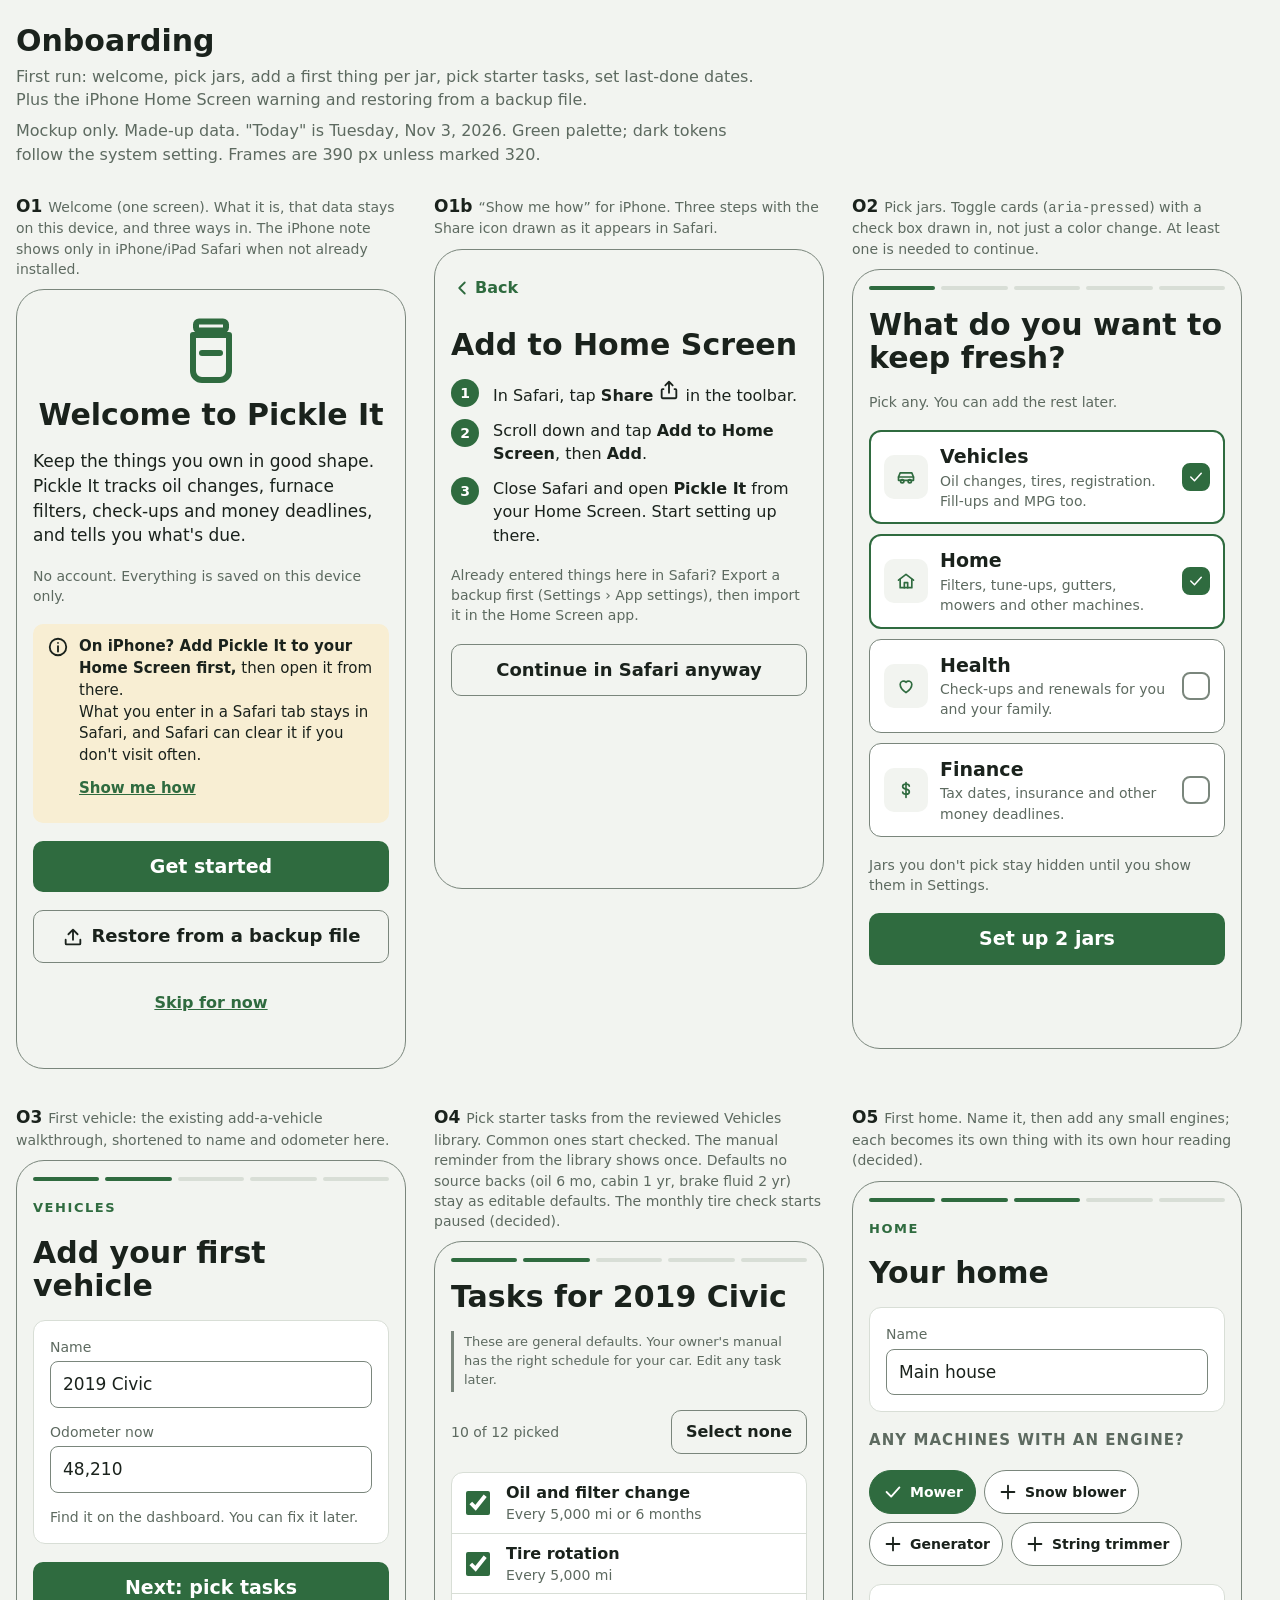
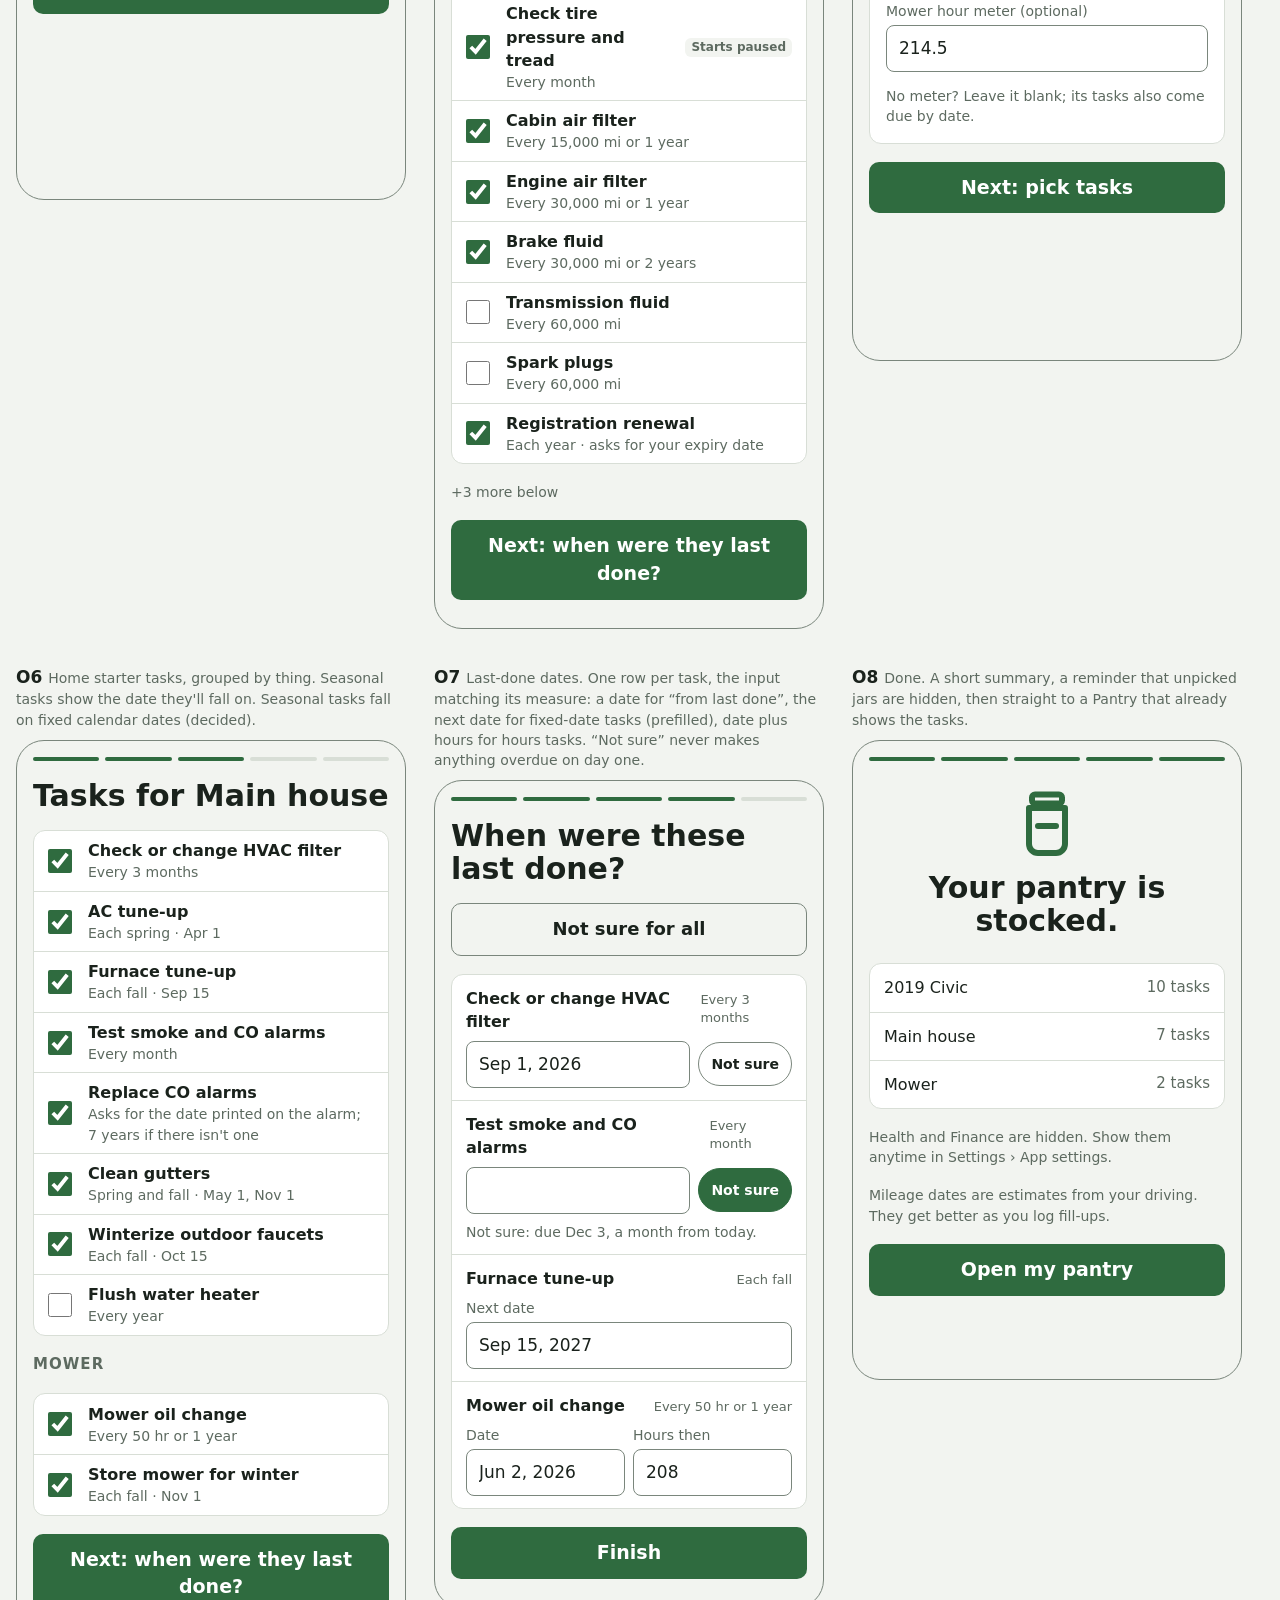
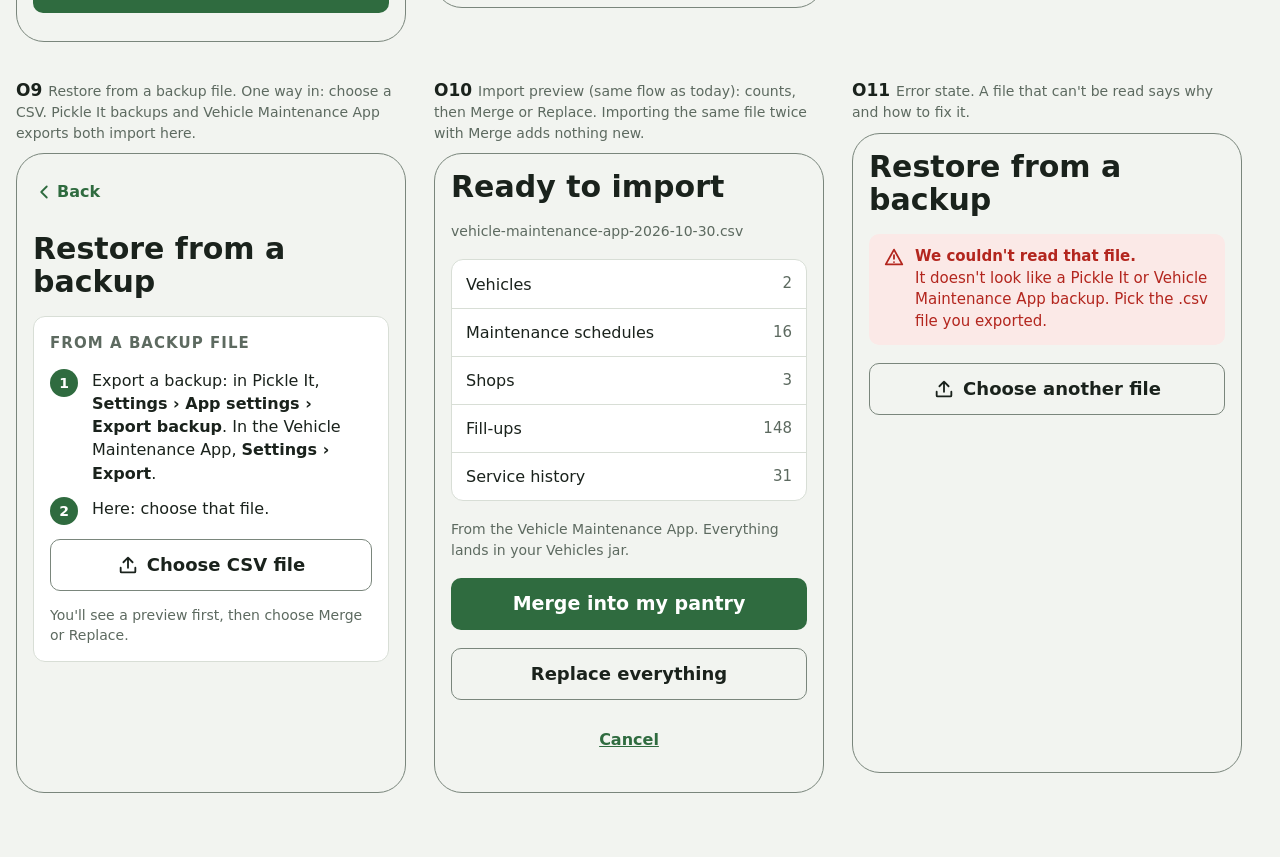
<file: docs/design/onboarding.html>
<!doctype html><html lang="en"><head><meta charset="utf-8"><meta name="viewport" content="width=device-width,initial-scale=1"><title>Onboarding</title><style>
:root{--bg:#f2f4f0;--surface:#fff;--ink:#1a221c;--muted:#5d6a60;--line:#d8ded6;--accent:#2f6b3f;--accent-ink:#fff;--display-fg:#c8e66a;
--ok:#1e7858;--ok-bg:#e1f1e8;--wait:#85600a;--wait-bg:#f8eed3;--err:#b3261e;--err-bg:#fbe9e7;--err-ink:#fff;--line-strong:#7a867c;
--font-display:"Avenir Next Condensed","Bahnschrift SemiCondensed","Bahnschrift","Roboto Condensed","sans-serif-condensed","Arial Narrow",system-ui,sans-serif;
--font-body:system-ui,-apple-system,"Segoe UI",Roboto,"Helvetica Neue",Arial,sans-serif;--font-num:ui-monospace,"SF Mono",Menlo,Consolas,"Roboto Mono",monospace;color-scheme:light}
/* Dark tokens included so the mock respects system dark mode. --err-ink, --line-strong and the darker light --ok are decided (decisions.md, 2026-11-03; values from docs/reviews/contrast-2026-11-03.md). */
@media (prefers-color-scheme:dark){:root{--bg:#0f140f;--surface:#182019;--ink:#e5ece5;--muted:#9aaa9c;--line:#2a362c;--accent:#7cc48d;--accent-ink:#0c140e;
--ok:#86d6b0;--ok-bg:#163126;--wait:#f0c46a;--wait-bg:#382b0e;--err:#ff8a80;--err-bg:#3b1714;--err-ink:#1a0b0a;--line-strong:#6f7f72;color-scheme:dark}}
*,*::before,*::after{box-sizing:border-box}
body{margin:0;background:var(--bg);color:var(--ink);font:16px/1.45 var(--font-body)}
.page{padding:24px 16px 64px;max-width:1800px;margin:0 auto}
.page>header{max-width:760px;display:grid;gap:8px;margin-bottom:28px}
.page>header p{margin:0;color:var(--muted)}
.frames{display:flex;flex-wrap:wrap;gap:36px 28px;align-items:flex-start}
figure{margin:0;display:grid;gap:10px;width:390px;max-width:100%}
figcaption{font-size:14px;color:var(--muted)}figcaption b{color:var(--ink);font-family:var(--font-display);font-size:17px;margin-right:6px}
.phone{width:390px;max-width:100%;background:var(--bg);border:1px solid var(--line-strong);border-radius:28px;overflow:hidden;position:relative;display:flex;flex-direction:column;min-height:640px}
.phone.w320{width:320px}
.scr{padding:16px 16px 28px;display:grid;gap:18px;align-content:start;flex:1}
h1{font-family:var(--font-display);font-weight:700;font-size:30px;line-height:1.1;margin:0}
h2{font-family:var(--font-display);font-weight:700;font-size:15px;text-transform:uppercase;letter-spacing:.07em;color:var(--muted);margin:0}
h3{font-family:var(--font-display);font-size:20px;margin:0}
.eyebrow{font-family:var(--font-display);font-weight:700;letter-spacing:.12em;font-size:13px;color:var(--accent);margin:0}
.sub{color:var(--muted);margin:4px 0 0;font-size:15px}.hint{color:var(--muted);font-size:14px;margin:0}
.vh{position:absolute!important;width:1px;height:1px;overflow:hidden;clip:rect(0 0 0 0);white-space:nowrap}
.ic{width:22px;height:22px;flex:none}
.card{background:var(--surface);border:1px solid var(--line);border-radius:12px;padding:16px;display:grid;gap:14px}
.row{display:flex;align-items:center;justify-content:space-between;gap:12px}
button,a.btnlike{font:inherit;cursor:pointer}
.iconbtn{width:44px;height:44px;display:grid;place-items:center;border:1px solid var(--line-strong);border-radius:12px;background:var(--surface);color:var(--ink)}
.back{display:inline-flex;align-items:center;gap:2px;min-height:44px;padding:0 8px 0 0;color:var(--accent);font-weight:600;text-decoration:none;border:0;background:none}
.save{display:flex;align-items:center;justify-content:center;gap:8px;min-height:48px;font-family:var(--font-display);font-weight:700;font-size:19px;background:var(--accent);color:var(--accent-ink);border:0;border-radius:10px;padding:12px 16px;width:100%}
.btn2{display:flex;align-items:center;justify-content:center;gap:8px;min-height:48px;font-family:var(--font-display);font-weight:700;font-size:18px;background:none;color:var(--ink);border:1px solid var(--line-strong);border-radius:10px;padding:12px 16px;width:100%}
.btn2.danger{color:var(--err);border-color:var(--err)}
.save.danger{background:var(--err);color:var(--err-ink)}
.save:disabled{opacity:.45;cursor:not-allowed}
.small{min-height:44px;font-size:16px;width:auto;padding:8px 14px}
.danger-link{background:none;border:0;color:var(--err);font-weight:600;min-height:44px;padding:0;justify-self:start;display:inline-flex;align-items:center;gap:6px}
label{display:grid;gap:4px;font-size:14px;font-weight:500;color:var(--muted)}
input[type=text],input[type=number],input[type=date],select{font:inherit;font-size:17px;color:var(--ink);background:var(--surface);border:1px solid var(--line-strong);border-radius:8px;padding:10px 12px;width:100%;min-height:46px}
.tabs{display:grid;grid-template-columns:1fr 1fr;gap:4px;padding:4px;background:var(--surface);border:1px solid var(--line);border-radius:12px}
.tabs.three{grid-template-columns:repeat(3,1fr)}.tabs.four{grid-template-columns:repeat(4,1fr)}
.tab{font-family:var(--font-display);font-weight:700;font-size:17px;background:none;color:var(--muted);border:0;border-radius:8px;min-height:44px;padding:8px 4px}
.tab[aria-selected=true],.tab[aria-pressed=true],.tab[aria-checked=true]{background:var(--accent);color:var(--accent-ink)}
.strip{display:flex;gap:4px;padding:4px;background:var(--surface);border:1px solid var(--line);border-radius:12px;overflow-x:auto;scrollbar-width:none}
.strip .tab{flex:none;display:inline-flex;align-items:center;gap:6px;padding:8px 12px;font-size:16px}
.strip .tab .ic{width:18px;height:18px}
.optlabel{font-size:14px;font-weight:500;color:var(--muted)}
.swatches{display:grid;grid-template-columns:repeat(4,1fr);gap:6px}
.sw{display:grid;justify-items:center;gap:4px;min-height:64px;padding:6px 2px;background:none;border:1px solid transparent;border-radius:10px;color:var(--ink);font-size:13px;font-weight:600}
.sw i{width:30px;height:30px;border-radius:50%;display:grid;place-items:center;color:#fff;border:1px solid rgba(0,0,0,.2)}
.sw[aria-checked=true]{border-color:var(--ink);background:var(--bg)}
.sw .ic{width:18px;height:18px}
.alert{display:flex;gap:10px;background:var(--wait-bg);color:var(--wait);border-radius:10px;padding:12px 14px;font-size:15px;font-weight:500}
.alert.bad{background:var(--err-bg);color:var(--err)}
.alert p{margin:0}
details.how{border-top:1px solid var(--line)}details.how summary{min-height:44px;display:flex;align-items:center;font-weight:600;cursor:pointer}
.toggle{display:flex;align-items:center;justify-content:space-between;gap:12px;min-height:48px;color:var(--ink);font-size:16px;font-weight:500;border-top:1px solid var(--line)}
.toggle:first-of-type{border-top:0}
.sw-ui{width:50px;height:30px;border-radius:15px;background:var(--line-strong);position:relative;flex:none}
.sw-ui::after{content:"";position:absolute;top:3px;left:3px;width:24px;height:24px;border-radius:50%;background:#fff;transition:left .1s}
[aria-checked=true] .sw-ui{background:var(--accent)}[aria-checked=true] .sw-ui::after{left:23px}
.toggle button{all:unset;display:flex;align-items:center;justify-content:space-between;gap:12px;width:100%;min-height:48px;cursor:pointer}
.toggle button:focus-visible{outline:2px solid var(--accent);outline-offset:2px}
.state{font-size:13px;color:var(--muted);margin-left:auto;margin-right:8px}
.list{display:grid;background:var(--surface);border:1px solid var(--line);border-radius:12px;overflow:hidden}
.arow{display:grid;grid-template-columns:40px 1fr auto;gap:2px 12px;align-items:center;min-height:64px;padding:10px 12px 10px 14px;border-top:1px solid var(--line);color:var(--ink);text-decoration:none}
.arow:first-child{border-top:0}
.arow .av{grid-row:1/span 2;width:40px;height:40px;border-radius:12px;background:var(--bg);color:var(--accent);display:grid;place-items:center}
.arow .nm{font-weight:600;min-width:0;overflow-wrap:anywhere}
.arow .mt{grid-column:2;font-size:14px;color:var(--muted)}
.arow .mt b{font-weight:600;color:var(--ink)}.arow .mt b.over{color:var(--err)}
.arow .ch{grid-column:3;grid-row:1/span 2;color:var(--muted)}
.trow{display:grid;grid-template-columns:1fr auto;gap:2px 12px;align-items:center;min-height:64px;padding:10px 14px;border-top:1px solid var(--line);text-decoration:none;color:var(--ink)}
.trow:first-child{border-top:0}
.trow .nm{font-weight:600}.trow .sc{grid-column:1;font-size:14px;color:var(--muted)}
.trow .due{white-space:nowrap;grid-column:2;grid-row:1/span 2;text-align:right;font-family:var(--font-num);font-variant-numeric:tabular-nums;font-size:14px;font-weight:600}
.trow .due small{display:block;font-family:var(--font-body);font-weight:500;color:var(--muted);font-size:12px}
.trow .due.over{color:var(--err)}
.trow.over{background:color-mix(in srgb,var(--err-bg) 60%,transparent)}
.sechead{display:flex;justify-content:space-between;align-items:center;gap:12px}
.grp summary{list-style:none;display:flex;align-items:center;gap:10px;min-height:48px;cursor:pointer}
.grp summary::-webkit-details-marker{display:none}
.grp summary h2{flex:1}.grp summary .cnt{font-size:14px;color:var(--muted);font-weight:600}
.grp summary .ic{transition:transform .15s;color:var(--muted)}.grp[open] summary .ic{transform:rotate(90deg)}
.grp{display:grid;gap:8px}
.chips{display:flex;flex-wrap:wrap;gap:8px}
.chip{flex:none;min-height:44px;padding:0 14px;border-radius:999px;border:1px solid var(--line-strong);background:var(--surface);color:var(--ink);font-weight:600;font-size:15px;display:inline-flex;align-items:center;gap:6px}
.chip .n{font-weight:500;color:var(--muted);font-variant-numeric:tabular-nums}
.chip[aria-pressed=true]{background:var(--accent);border-color:var(--accent);color:var(--accent-ink)}.chip[aria-pressed=true] .n{color:inherit}
.search{position:relative}.search .ic{position:absolute;left:12px;top:12px;color:var(--muted)}.search input{padding-left:42px}
.reading{display:flex;align-items:center;justify-content:space-between;gap:12px}
.reading .v{font-family:var(--font-num);font-size:22px;font-weight:600}.reading .k{font-size:13px;color:var(--muted)}
.empty{display:grid;gap:12px;justify-items:center;text-align:center;padding:28px 16px}
.empty .big{width:72px;height:72px;color:var(--accent)}
.empty p{margin:0}.empty .lead{font-family:var(--font-display);font-size:22px;font-weight:700}
.addgrid{display:grid;grid-template-columns:1fr 1fr;gap:10px;width:100%}
.addgrid .btn2{flex-direction:column;font-size:16px;min-height:76px}
.note{font-size:13px;color:var(--muted);border-left:3px solid var(--line-strong);padding:2px 0 2px 10px;margin:0}
/* Pantry entry + tab bar */
.due{display:grid;gap:8px}
.dbox{background:var(--surface);border:1px solid var(--line);border-radius:12px;overflow:hidden}
.dbox>.hd{display:flex;justify-content:space-between;align-items:center;min-height:48px;padding:0 14px;font-family:var(--font-display);font-weight:700;font-size:18px}
.dbox>.hd span{font-family:var(--font-body);font-size:14px;color:var(--muted);font-weight:600}
.drow{display:grid;grid-template-columns:22px 1fr auto;gap:0 10px;align-items:center;padding:10px 14px;border-top:1px solid var(--line);font-size:15px}
.drow .ic{width:20px;height:20px;color:var(--muted)}.drow small{display:block;color:var(--muted);font-size:13px}
.drow .w{font-weight:600;font-size:14px;text-align:right}.drow .w.over{color:var(--err)}
.tb{margin-top:auto;border-top:1px solid var(--line);background:var(--surface)}
.tb-in{display:grid;grid-template-columns:1.15fr 1px repeat(4,1fr);height:68px;align-items:center}
.tb a{position:relative;display:grid;justify-items:center;align-content:center;gap:2px;min-height:56px;color:var(--muted);text-decoration:none;font-size:12px;font-weight:600;min-width:0}
.tb a>span:not(.vh){max-width:100%;overflow:hidden;text-overflow:ellipsis;white-space:nowrap;padding:0 2px}
.tb .jar{width:30px;height:30px}
.tb .pansq{width:46px;height:40px;border-radius:12px;background:var(--accent);color:var(--accent-ink);display:grid;place-items:center;box-shadow:0 2px 6px rgba(0,0,0,.18);margin-top:-6px}
.tb .pan[aria-current=page]{color:var(--accent)}
.tb .div{width:1px;height:36px;background:var(--line-strong)}
.tb .dot{position:absolute;top:6px;left:calc(50% + 7px);width:10px;height:10px;border-radius:50%;background:var(--err);border:2px solid var(--surface)}
.tb.big-text a{font-size:20px}
/* Dialog mock */
.dim{background:color-mix(in srgb,#000 45%,var(--bg))}
.dlg{margin:auto 12px 12px;background:var(--surface);border-radius:18px;padding:20px 18px;display:grid;gap:14px;box-shadow:0 10px 30px rgba(0,0,0,.3)}
.dlg h2{color:var(--ink);text-transform:none;letter-spacing:0;font-size:24px}
.dlg ul{margin:0;padding-left:20px;color:var(--ink);font-size:15px}
.steps{display:flex;gap:6px;margin:0;padding:0;list-style:none}.steps li{flex:1;height:4px;border-radius:2px;background:var(--line)}.steps li.on{background:var(--err)}
.mono{font-family:var(--font-num);font-weight:700;letter-spacing:.06em}
:focus-visible{outline:2px solid var(--accent);outline-offset:2px}

/* ===== Added for pantry / jars / onboarding (system.md). Same tokens as settings-option-c.html ===== */
:root{--display-bg:#141a15;--run:#b5562a}
@media (prefers-color-scheme:dark){:root{--display-bg:#070a07;--run:#ff9a6b}}
svg.ic,svg.jar,svg.big{fill:none;stroke:currentColor;stroke-width:2;stroke-linecap:round;stroke-linejoin:round}
.big{width:72px;height:72px;color:var(--accent)}
.phone.tall{min-height:780px}
.pend{display:inline-flex;align-items:center;gap:6px;font-size:12px;font-weight:700;color:var(--wait);background:var(--wait-bg);border:1px dashed var(--wait);border-radius:6px;padding:2px 8px;width:max-content;max-width:100%;line-height:1.35}
figcaption .pend{margin-top:6px}
/* Due box */
.boxes{display:grid;gap:10px}
.box{background:var(--surface);border:1px solid var(--line);border-radius:12px;overflow:hidden}
.box>summary{list-style:none;display:flex;align-items:center;gap:10px;min-height:52px;padding:4px 14px;cursor:pointer}
.box>summary::-webkit-details-marker{display:none}
.box>summary .t{flex:1;display:grid}
.box>summary h2{font-size:19px;letter-spacing:.01em;text-transform:none;color:var(--ink)}
.box>summary .rng{font-size:13px;color:var(--muted)}
.cnt{min-width:30px;height:28px;padding:0 9px;border-radius:14px;background:var(--bg);color:var(--ink);font-weight:700;font-size:14px;display:grid;place-items:center;font-variant-numeric:tabular-nums}
.box>summary .chev{color:var(--muted);transition:transform .15s}
.box[open]>summary .chev{transform:rotate(180deg)}
.dl{list-style:none;margin:0;padding:0}
.none{border-top:1px solid var(--line);padding:14px;color:var(--muted);font-size:15px;margin:0}
/* Due row */
.dr{border-top:1px solid var(--line)}
.dr.over{background:color-mix(in srgb,var(--err-bg) 60%,var(--surface))}
.drb{all:unset;box-sizing:border-box;display:grid;grid-template-columns:36px minmax(0,1fr) auto;gap:0 10px;align-items:center;width:100%;min-height:60px;padding:10px 14px;cursor:pointer}
.drb:focus-visible{outline:2px solid var(--accent);outline-offset:-3px}
.ji{width:36px;height:36px;border-radius:10px;background:var(--bg);color:var(--accent);display:grid;place-items:center}
.ji .ic{width:20px;height:20px}
.tx{min-width:0;display:grid}.tx b{font-weight:600;overflow-wrap:anywhere}.tx small{color:var(--muted);font-size:14px;overflow-wrap:anywhere}
.w{display:grid;justify-items:end;text-align:right;gap:3px;font-family:var(--font-num);font-variant-numeric:tabular-nums;font-size:14px;font-weight:600;max-width:150px}
.w>span[aria-hidden]{display:flex;flex-wrap:wrap;justify-content:flex-end;column-gap:.35em}
.w i{font-style:normal;white-space:nowrap}
.w .ask{color:var(--accent);font-family:var(--font-body)}
.dr.over .w{color:var(--err)}
.badge{display:inline-flex;align-items:center;gap:4px;font-family:var(--font-body);font-size:12px;font-weight:700;border-radius:6px;padding:1px 6px;white-space:nowrap}
.badge .ic{width:14px;height:14px}
.badge.err{color:var(--err);background:var(--err-bg)}.badge.wait{color:var(--wait);background:var(--wait-bg)}.badge.ok{color:var(--ok);background:var(--ok-bg)}.badge.mut{color:var(--muted);background:var(--bg)}
.acts{display:grid;grid-template-columns:repeat(3,1fr);gap:8px;padding:0 14px 14px}
.act{min-height:52px;border-radius:10px;border:1px solid var(--line-strong);background:var(--surface);color:var(--ink);font:inherit;font-weight:600;font-size:14px;display:flex;flex-direction:column;align-items:center;justify-content:center;gap:2px;padding:4px;cursor:pointer}
.act.pri{background:var(--accent);border-color:var(--accent);color:var(--accent-ink)}
.act .ic{width:18px;height:18px}
.more{border-top:1px solid var(--line);padding:12px 14px 14px;display:grid;gap:10px}
.more p{margin:0;font-size:15px}
.gapm{border-top:1px dashed var(--line-strong);padding:6px 14px;font-size:12px;color:var(--muted);text-align:center;margin:0}
/* Tab bar states */
.tb .pan{color:var(--muted)}.tb .pan[aria-current=page]{color:var(--accent);font-weight:800}
.tb .pan:not([aria-current]) .pansq{background:var(--surface);color:var(--accent);border:2px solid var(--accent);box-shadow:none}
.jar .lid,.jar .body{fill:none}
.tb a[aria-current=page]:not(.pan){color:var(--accent);font-weight:800}
.tb a[aria-current=page] .jar .lid,.tb a[aria-current=page] .jar .body{fill:var(--accent)}
.tb a[aria-current=page] .jar .in{stroke:var(--accent-ink)}
.tb-in.three{grid-template-columns:1.15fr 1px repeat(3,1fr)}
.tb .dot{top:4px;left:calc(50% + 8px);width:12px;height:12px}
/* Overlays */
.ov{position:absolute;inset:0;background:rgba(0,0,0,.45);display:flex;flex-direction:column;justify-content:flex-end;z-index:2}
.toast{position:absolute;left:12px;right:12px;bottom:80px;background:var(--ink);color:var(--bg);border-radius:12px;padding:6px 6px 6px 14px;display:flex;align-items:center;gap:10px;font-size:15px;z-index:2}
.toast p{margin:0;flex:1}
.toast button{min-height:44px;min-width:64px;background:none;border:0;color:var(--bg);font:inherit;font-weight:700;text-decoration:underline;cursor:pointer}
/* Jars */
.bigbtns{display:grid;grid-template-columns:1fr 1fr;gap:10px}
.bigbtn{display:flex;flex-direction:column;align-items:center;justify-content:center;gap:6px;min-height:76px;background:var(--accent);color:var(--accent-ink);border:0;border-radius:12px;padding:14px 8px;font-family:var(--font-display);font-weight:700;font-size:18px;cursor:pointer}
.bigbtn .ic{width:26px;height:26px}
.thg{background:var(--surface)}.thg+.thg{border-top:1px solid var(--line)}
.thg .arow{border-top:0}
.rd{display:flex;align-items:center;justify-content:space-between;gap:10px;padding:0 12px 12px 66px;font-size:14px;color:var(--muted)}
.rd b{font-family:var(--font-num);color:var(--ink)}
.display{background:var(--display-bg);color:var(--display-fg);border-radius:8px;padding:10px 14px;font-family:var(--font-num);font-variant-numeric:tabular-nums;display:grid;grid-template-columns:auto 1fr;gap:2px 12px;font-size:17px}
.display span:nth-child(odd){opacity:.75;font-size:12px;letter-spacing:.06em;text-transform:uppercase;align-self:center}
.display span:nth-child(even){text-align:right;font-weight:600}
.grid2{display:grid;grid-template-columns:1fr 1fr;gap:12px}
.stats{display:grid;grid-template-columns:repeat(3,1fr);gap:8px}
.stat{display:grid;gap:2px}.stat .k{font-size:13px;color:var(--muted)}.stat .v{font-family:var(--font-num);font-size:22px;font-weight:600}
.stat.main .v{color:var(--accent);font-size:28px;line-height:1.1}
.chart svg{display:block;width:100%;height:auto}
.legend{display:flex;gap:16px;font-size:13px;color:var(--muted);flex-wrap:wrap}
.legend i{display:inline-block;width:16px;border-top:2px solid var(--accent);vertical-align:middle;margin-right:6px}.legend i.run{border-top:3px solid var(--run)}
.lrow{display:grid;grid-template-columns:1fr auto;gap:2px 12px;align-items:center;min-height:56px;padding:8px 14px;border-top:1px solid var(--line)}
.lrow:first-child{border-top:0}.lrow small{color:var(--muted);font-size:14px}.lrow .num{font-family:var(--font-num);font-weight:600;text-align:right;font-size:15px}
textarea{font:inherit;font-size:17px;color:var(--ink);background:var(--surface);border:1px solid var(--line-strong);border-radius:8px;padding:10px 12px;width:100%}
.field-err{color:var(--err);font-size:14px;font-weight:600;display:flex;gap:6px;align-items:flex-start;margin:0}
.field-err .ic{width:18px;height:18px}
input[aria-invalid=true]{border-color:var(--err);border-width:2px}
/* Onboarding */
.steps.go li.on{background:var(--accent)}
.pick{display:grid;grid-template-columns:44px 1fr 28px;align-items:center;gap:12px;min-height:76px;padding:12px 14px;border:1px solid var(--line-strong);border-radius:12px;background:var(--surface);text-align:left;color:var(--ink);font:inherit;width:100%;cursor:pointer}
.pick .ji{width:44px;height:44px}
.pick b{display:block;font-family:var(--font-display);font-size:19px}.pick small{color:var(--muted);font-size:14px;display:block}
.tick{width:28px;height:28px;border-radius:8px;border:2px solid var(--line-strong);display:grid;place-items:center;color:transparent}
.tick .ic{width:18px;height:18px}
.pick[aria-pressed=true]{border:2px solid var(--accent);padding:11px 13px}
.pick[aria-pressed=true] .tick{background:var(--accent);border-color:var(--accent);color:var(--accent-ink)}
.ck{display:grid;grid-template-columns:28px 1fr auto;align-items:center;gap:12px;min-height:60px;padding:8px 14px;border-top:1px solid var(--line);color:var(--ink);font-size:16px;font-weight:400;cursor:pointer}
.ck:first-child{border-top:0}
.ck input{width:24px;height:24px;margin:0;accent-color:var(--accent)}
.ck b{font-weight:600;display:block}.ck small{color:var(--muted);font-size:14px;display:block}
.ldr{display:grid;gap:8px;padding:12px 14px;border-top:1px solid var(--line)}.ldr:first-child{border-top:0}
.ldr .top{display:flex;justify-content:space-between;align-items:baseline;gap:8px}
.ldr .top b{font-weight:600}.ldr .top small{color:var(--muted);font-size:13px}
.ldr .in{display:grid;grid-template-columns:1fr auto;gap:8px;align-items:center}
.ldr .in.two{grid-template-columns:1fr 1fr}
.chip.sm{min-height:44px;font-size:14px;padding:0 12px}
.lede{font-size:17px;margin:0}
.olist{margin:0;padding:0;list-style:none;display:grid;gap:12px;counter-reset:s}
.olist li{display:grid;grid-template-columns:32px 1fr;gap:10px;align-items:start;counter-increment:s}
.olist li::before{content:counter(s);width:28px;height:28px;border-radius:50%;background:var(--accent);color:var(--accent-ink);display:grid;place-items:center;font-weight:700;font-size:14px}
.alert.ok{background:var(--ok-bg);color:var(--ok)}
.alert .ic{flex:none}
.alert.ink{color:var(--ink)}
.linkbtn{background:none;border:0;color:var(--accent);font:inherit;font-weight:600;min-height:44px;padding:0 4px;cursor:pointer;justify-self:center;text-decoration:underline}
.sumrow{display:flex;justify-content:space-between;gap:12px;min-height:48px;align-items:center;border-top:1px solid var(--line);padding:0 14px}.sumrow:first-child{border-top:0}
.sumrow span{color:var(--muted);font-size:15px}
</style></head><body><svg width="0" height="0" style="position:absolute" aria-hidden="true" focusable="false"><symbol id="i-car" viewBox="0 0 24 24"><path d="M3 16v-4l2-5h14l2 5v4z"/><circle cx="7.5" cy="17" r="2"/><circle cx="16.5" cy="17" r="2"/><path d="M3 12h18"/></symbol><symbol id="i-home" viewBox="0 0 24 24"><path d="M3 11l9-7 9 7"/><path d="M5 10v10h14V10"/><path d="M10 20v-6h4v6"/></symbol><symbol id="i-heart" viewBox="0 0 24 24"><path d="M12 20s-7-4.5-7-10a4 4 0 0 1 7-2.5A4 4 0 0 1 19 10c0 5.5-7 10-7 10z"/></symbol><symbol id="i-dollar" viewBox="0 0 24 24"><path d="M12 3v18"/><path d="M16 7.5C16 6 14.2 5 12 5s-4 1-4 2.75S9.8 10.5 12 11s4 1.25 4 3.25S14.2 17 12 17s-4-1-4-2.5"/></symbol><symbol id="i-gear" viewBox="0 0 24 24"><circle cx="12" cy="12" r="3"/><path d="M19.4 15a1.65 1.65 0 0 0 .33 1.82l.06.06a2 2 0 1 1-2.83 2.83l-.06-.06a1.65 1.65 0 0 0-1.82-.33 1.65 1.65 0 0 0-1 1.51V21a2 2 0 1 1-4 0v-.09A1.65 1.65 0 0 0 9 19.4a1.65 1.65 0 0 0-1.82.33l-.06.06a2 2 0 1 1-2.83-2.83l.06-.06A1.65 1.65 0 0 0 4.68 15a1.65 1.65 0 0 0-1.51-1H3a2 2 0 1 1 0-4h.09A1.65 1.65 0 0 0 4.6 9a1.65 1.65 0 0 0-.33-1.82l-.06-.06a2 2 0 1 1 2.83-2.83l.06.06A1.65 1.65 0 0 0 9 4.68a1.65 1.65 0 0 0 1-1.51V3a2 2 0 1 1 4 0v.09a1.65 1.65 0 0 0 1 1.51 1.65 1.65 0 0 0 1.82-.33l.06-.06a2 2 0 1 1 2.83 2.83l-.06.06A1.65 1.65 0 0 0 19.4 9a1.65 1.65 0 0 0 1.51 1H21a2 2 0 1 1 0 4h-.09a1.65 1.65 0 0 0-1.51 1z"/></symbol><symbol id="i-cabinet" viewBox="0 0 24 24"><rect x="4" y="3" width="16" height="18" rx="2"/><path d="M12 3v18M4 12h16"/><path d="M10 7.5h0M14 7.5h0M10 16.5h0M14 16.5h0" stroke-width="3"/></symbol><symbol id="i-engine" viewBox="0 0 24 24"><circle cx="7" cy="17" r="3"/><circle cx="18" cy="18" r="2"/><path d="M4 14h12l3 4"/><path d="M8 14l-2-9h3"/></symbol><symbol id="i-person" viewBox="0 0 24 24"><circle cx="12" cy="8" r="4"/><path d="M4 21c0-4 4-6 8-6s8 2 8 6"/></symbol><symbol id="i-check" viewBox="0 0 24 24"><path d="M5 12l5 5 9-10"/></symbol><symbol id="i-skip" viewBox="0 0 24 24"><path d="M6 5l9 7-9 7z"/><path d="M18 5v14"/></symbol><symbol id="i-gauge" viewBox="0 0 24 24"><path d="M4 18a8 8 0 1 1 16 0"/><path d="M12 18l4-6"/></symbol><symbol id="i-plus" viewBox="0 0 24 24"><path d="M12 5v14M5 12h14"/></symbol><symbol id="i-chevr" viewBox="0 0 24 24"><path d="M9 6l6 6-6 6"/></symbol><symbol id="i-chevd" viewBox="0 0 24 24"><path d="M6 9l6 6 6-6"/></symbol><symbol id="i-back" viewBox="0 0 24 24"><path d="M15 6l-6 6 6 6"/></symbol><symbol id="i-alert" viewBox="0 0 24 24"><path d="M12 4l9 16H3z"/><path d="M12 10v4M12 17.5v.01"/></symbol><symbol id="i-clock" viewBox="0 0 24 24"><circle cx="12" cy="12" r="8"/><path d="M12 8v4l3 2"/></symbol><symbol id="i-fuel" viewBox="0 0 24 24"><path d="M5 21V5a2 2 0 0 1 2-2h6a2 2 0 0 1 2 2v16"/><path d="M3 21h14"/><path d="M5 10h10"/><path d="M15 8l3 3v7a1.5 1.5 0 0 0 3 0v-9l-3-3"/></symbol><symbol id="i-wrench" viewBox="0 0 24 24"><path d="M14.7 6.3a4 4 0 0 0-5.4 5.4L3 18l3 3 6.3-6.3a4 4 0 0 0 5.4-5.4l-2.6 2.6-2.4-.6-.6-2.4z"/></symbol><symbol id="i-upload" viewBox="0 0 24 24"><path d="M12 15V4M7 9l5-5 5 5"/><path d="M4 15v4a1 1 0 0 0 1 1h14a1 1 0 0 0 1-1v-4"/></symbol><symbol id="i-share" viewBox="0 0 24 24"><path d="M12 3v12M8 7l4-4 4 4"/><path d="M6 11H5a1 1 0 0 0-1 1v8a1 1 0 0 0 1 1h14a1 1 0 0 0 1-1v-8a1 1 0 0 0-1-1h-1"/></symbol><symbol id="i-info" viewBox="0 0 24 24"><circle cx="12" cy="12" r="9"/><path d="M12 11v6M12 7.5v.01"/></symbol><symbol id="i-copy" viewBox="0 0 24 24"><rect x="8" y="8" width="12" height="12" rx="2"/><path d="M16 8V5a1 1 0 0 0-1-1H5a1 1 0 0 0-1 1v10a1 1 0 0 0 1 1h3"/></symbol><symbol id="i-jar" viewBox="0 0 24 24"><rect x="7" y="2.5" width="10" height="3" rx="1"/><path d="M6 7h12v12a3 3 0 0 1-3 3H9a3 3 0 0 1-3-3z"/><path d="M9 13h6"/></symbol><symbol id="i-history" viewBox="0 0 24 24"><path d="M3 12a9 9 0 1 0 3-6.7L3 8"/><path d="M3 3v5h5"/><path d="M12 7v5l3 2"/></symbol><symbol id="i-x" viewBox="0 0 24 24"><path d="M6 6l12 12M18 6L6 18"/></symbol><symbol id="i-search" viewBox="0 0 24 24"><circle cx="11" cy="11" r="6"/><path d="M20 20l-4.5-4.5"/></symbol><symbol id="i-eyeoff" viewBox="0 0 24 24"><path d="M3 3l18 18"/><path d="M10.6 6.1A9.8 9.8 0 0 1 12 6c5 0 9 6 9 6a16 16 0 0 1-2.7 3.3M6.2 7.6C4.2 9.1 3 12 3 12s4 6 9 6a8.6 8.6 0 0 0 3.6-.8"/></symbol></svg><main class="page"><header><h1>Onboarding</h1><p>First run: welcome, pick jars, add a first thing per jar, pick starter tasks, set last-done dates. Plus the iPhone Home Screen warning and restoring from a backup file.</p><p>Mockup only. Made-up data. "Today" is Tuesday, Nov 3, 2026. Green palette; dark tokens follow the system setting. Frames are 390 px unless marked 320.</p></header><div class="frames"><figure><figcaption><b>O1</b>Welcome (one screen). What it is, that data stays on this device, and three ways in. The iPhone note shows only in iPhone/iPad Safari when not already installed.</figcaption><div class="phone tall"><div class="scr"><div class="empty" style="padding:8px 0 0"><svg class="big" viewBox="0 0 24 24" aria-hidden="true"><use href="#i-jar"/></svg><h1>Welcome to Pickle It</h1></div><p class="lede">Keep the things you own in good shape. Pickle It tracks oil changes, furnace filters, check-ups and money deadlines, and tells you what's due.</p><p class="hint">No account. Everything is saved on this device only.</p><div class="alert ink" role="note" style="background:var(--wait-bg)"><svg class="ic" viewBox="0 0 24 24" aria-hidden="true"><use href="#i-info"/></svg><div><p><b>On iPhone? Add Pickle It to your Home Screen first,</b> then open it from there.</p><p>What you enter in a Safari tab stays in Safari, and Safari can clear it if you don't visit often.</p><button class="linkbtn" type="button" style="justify-self:start;padding:0">Show me how</button></div></div><button class="save" type="button">Get started</button><button class="btn2" type="button"><svg class="ic" viewBox="0 0 24 24" aria-hidden="true"><use href="#i-upload"/></svg>Restore from a backup file</button><button class="linkbtn" type="button">Skip for now</button></div></div></figure><figure><figcaption><b>O1b</b>“Show me how” for iPhone. Three steps with the Share icon drawn as it appears in Safari.</figcaption><div class="phone "><div class="scr"><a class="back" href="#"><svg class="ic" viewBox="0 0 24 24" aria-hidden="true"><use href="#i-back"/></svg>Back</a><h1>Add to Home Screen</h1><ol class="olist"><li><span>In Safari, tap <b>Share</b> <svg class="ic" viewBox="0 0 24 24" aria-hidden="true"><use href="#i-share"/></svg> in the toolbar.</span></li><li><span>Scroll down and tap <b>Add to Home Screen</b>, then <b>Add</b>.</span></li><li><span>Close Safari and open <b>Pickle It</b> from your Home Screen. Start setting up there.</span></li></ol><p class="hint">Already entered things here in Safari? Export a backup first (Settings › App settings), then import it in the Home Screen app.</p><button class="btn2" type="button">Continue in Safari anyway</button></div></div></figure><figure><figcaption><b>O2</b>Pick jars. Toggle cards (<code>aria-pressed</code>) with a check box drawn in, not just a color change. At least one is needed to continue.</figcaption><div class="phone tall"><div class="scr"><ol class="steps go" aria-label="Step 1 of 5"><li class="on"></li><li class=""></li><li class=""></li><li class=""></li><li class=""></li></ol><h1>What do you want to keep fresh?</h1><p class="hint">Pick any. You can add the rest later.</p><div style="display:grid;gap:10px"><button class="pick" type="button" aria-pressed="true"><span class="ji"><svg class="ic" viewBox="0 0 24 24" aria-hidden="true"><use href="#i-car"/></svg></span><span><b>Vehicles</b><small>Oil changes, tires, registration. Fill-ups and MPG too.</small></span><span class="tick"><svg class="ic" viewBox="0 0 24 24" aria-hidden="true"><use href="#i-check"/></svg></span></button><button class="pick" type="button" aria-pressed="true"><span class="ji"><svg class="ic" viewBox="0 0 24 24" aria-hidden="true"><use href="#i-home"/></svg></span><span><b>Home</b><small>Filters, tune-ups, gutters, mowers and other machines.</small></span><span class="tick"><svg class="ic" viewBox="0 0 24 24" aria-hidden="true"><use href="#i-check"/></svg></span></button><button class="pick" type="button" aria-pressed="false"><span class="ji"><svg class="ic" viewBox="0 0 24 24" aria-hidden="true"><use href="#i-heart"/></svg></span><span><b>Health</b><small>Check-ups and renewals for you and your family.</small></span><span class="tick"><svg class="ic" viewBox="0 0 24 24" aria-hidden="true"><use href="#i-check"/></svg></span></button><button class="pick" type="button" aria-pressed="false"><span class="ji"><svg class="ic" viewBox="0 0 24 24" aria-hidden="true"><use href="#i-dollar"/></svg></span><span><b>Finance</b><small>Tax dates, insurance and other money deadlines.</small></span><span class="tick"><svg class="ic" viewBox="0 0 24 24" aria-hidden="true"><use href="#i-check"/></svg></span></button></div><p class="hint">Jars you don't pick stay hidden until you show them in Settings.</p><button class="save" type="button">Set up 2 jars</button></div></div></figure><figure><figcaption><b>O3</b>First vehicle: the existing add-a-vehicle walkthrough, shortened to name and odometer here.</figcaption><div class="phone "><div class="scr"><ol class="steps go" aria-label="Step 2 of 5"><li class="on"></li><li class="on"></li><li class=""></li><li class=""></li><li class=""></li></ol><p class="eyebrow">VEHICLES</p><h1>Add your first vehicle</h1><section class="card"><label>Name<input type="text" value="2019 Civic"></label><label>Odometer now<input type="text" inputmode="numeric" value="48,210"></label><p class="hint">Find it on the dashboard. You can fix it later.</p></section><button class="save" type="button">Next: pick tasks</button></div></div></figure><figure><figcaption><b>O4</b>Pick starter tasks from the reviewed Vehicles library. Common ones start checked. The manual reminder from the library shows once. Defaults no source backs (oil 6 mo, cabin 1 yr, brake fluid 2 yr) stay as editable defaults. The monthly tire check starts paused (decided).</figcaption><div class="phone tall"><div class="scr"><ol class="steps go" aria-label="Step 2 of 5"><li class="on"></li><li class="on"></li><li class=""></li><li class=""></li><li class=""></li></ol><h1>Tasks for 2019 Civic</h1><p class="note">These are general defaults. Your owner's manual has the right schedule for your car. Edit any task later.</p><div class="row"><span class="hint">10 of 12 picked</span><button class="btn2 small" type="button">Select none</button></div><div class="list"><label class="ck"><input type="checkbox" checked><span><b>Oil and filter change</b><small>Every 5,000 mi or 6 months</small></span></label><label class="ck"><input type="checkbox" checked><span><b>Tire rotation</b><small>Every 5,000 mi</small></span></label><label class="ck"><input type="checkbox" checked><span><b>Check tire pressure and tread</b><small>Every month</small></span><span class="badge mut">Starts paused</span></label><label class="ck"><input type="checkbox" checked><span><b>Cabin air filter</b><small>Every 15,000 mi or 1 year</small></span></label><label class="ck"><input type="checkbox" checked><span><b>Engine air filter</b><small>Every 30,000 mi or 1 year</small></span></label><label class="ck"><input type="checkbox" checked><span><b>Brake fluid</b><small>Every 30,000 mi or 2 years</small></span></label><label class="ck"><input type="checkbox"><span><b>Transmission fluid</b><small>Every 60,000 mi</small></span></label><label class="ck"><input type="checkbox"><span><b>Spark plugs</b><small>Every 60,000 mi</small></span></label><label class="ck"><input type="checkbox" checked><span><b>Registration renewal</b><small>Each year · asks for your expiry date</small></span></label></div><p class="hint">+3 more below</p><button class="save" type="button">Next: when were they last done?</button></div></div></figure><figure><figcaption><b>O5</b>First home. Name it, then add any small engines; each becomes its own thing with its own hour reading (decided).</figcaption><div class="phone tall"><div class="scr"><ol class="steps go" aria-label="Step 3 of 5"><li class="on"></li><li class="on"></li><li class="on"></li><li class=""></li><li class=""></li></ol><p class="eyebrow">HOME</p><h1>Your home</h1><section class="card"><label>Name<input type="text" value="Main house"></label></section><h2>Any machines with an engine?</h2><div class="chips" role="group" aria-label="Small engines"><button class="chip sm" type="button" aria-pressed="true"><svg class="ic" viewBox="0 0 24 24" aria-hidden="true"><use href="#i-check"/></svg>Mower</button><button class="chip sm" type="button" aria-pressed="false"><svg class="ic" viewBox="0 0 24 24" aria-hidden="true"><use href="#i-plus"/></svg>Snow blower</button><button class="chip sm" type="button" aria-pressed="false"><svg class="ic" viewBox="0 0 24 24" aria-hidden="true"><use href="#i-plus"/></svg>Generator</button><button class="chip sm" type="button" aria-pressed="false"><svg class="ic" viewBox="0 0 24 24" aria-hidden="true"><use href="#i-plus"/></svg>String trimmer</button></div><section class="card"><label>Mower hour meter (optional)<input type="text" inputmode="decimal" value="214.5"></label><p class="hint">No meter? Leave it blank; its tasks also come due by date.</p></section><button class="save" type="button">Next: pick tasks</button></div></div></figure><figure><figcaption><b>O6</b>Home starter tasks, grouped by thing. Seasonal tasks show the date they'll fall on. Seasonal tasks fall on fixed calendar dates (decided).</figcaption><div class="phone tall"><div class="scr"><ol class="steps go" aria-label="Step 3 of 5"><li class="on"></li><li class="on"></li><li class="on"></li><li class=""></li><li class=""></li></ol><h1>Tasks for Main house</h1><div class="list"><label class="ck"><input type="checkbox" checked><span><b>Check or change HVAC filter</b><small>Every 3 months</small></span></label><label class="ck"><input type="checkbox" checked><span><b>AC tune-up</b><small>Each spring · Apr 1</small></span></label><label class="ck"><input type="checkbox" checked><span><b>Furnace tune-up</b><small>Each fall · Sep 15</small></span></label><label class="ck"><input type="checkbox" checked><span><b>Test smoke and CO alarms</b><small>Every month</small></span></label><label class="ck"><input type="checkbox" checked><span><b>Replace CO alarms</b><small>Asks for the date printed on the alarm; 7 years if there isn't one</small></span></label><label class="ck"><input type="checkbox" checked><span><b>Clean gutters</b><small>Spring and fall · May 1, Nov 1</small></span></label><label class="ck"><input type="checkbox" checked><span><b>Winterize outdoor faucets</b><small>Each fall · Oct 15</small></span></label><label class="ck"><input type="checkbox"><span><b>Flush water heater</b><small>Every year</small></span></label></div><h2>Mower</h2><div class="list"><label class="ck"><input type="checkbox" checked><span><b>Mower oil change</b><small>Every 50 hr or 1 year</small></span></label><label class="ck"><input type="checkbox" checked><span><b>Store mower for winter</b><small>Each fall · Nov 1</small></span></label></div><button class="save" type="button">Next: when were they last done?</button></div></div></figure><figure><figcaption><b>O7</b>Last-done dates. One row per task, the input matching its measure: a date for “from last done”, the next date for fixed-date tasks (prefilled), date plus hours for hours tasks. “Not sure” never makes anything overdue on day one.</figcaption><div class="phone tall"><div class="scr"><ol class="steps go" aria-label="Step 4 of 5"><li class="on"></li><li class="on"></li><li class="on"></li><li class="on"></li><li class=""></li></ol><h1>When were these last done?</h1><button class="btn2" type="button">Not sure for all</button><div class="list"><div class="ldr"><div class="top"><b>Check or change HVAC filter</b><small>Every 3 months</small></div><div class="in"><input type="text" aria-label="HVAC filter last done" value="Sep 1, 2026"><button class="chip sm" type="button" aria-pressed="false">Not sure</button></div></div><div class="ldr"><div class="top"><b>Test smoke and CO alarms</b><small>Every month</small></div><div class="in"><input type="text" aria-label="Alarms last done" value=""><button class="chip sm" type="button" aria-pressed="true">Not sure</button></div><p class="hint">Not sure: due Dec 3, a month from today.</p></div><div class="ldr"><div class="top"><b>Furnace tune-up</b><small>Each fall</small></div><label>Next date<input type="text" value="Sep 15, 2027"></label></div><div class="ldr"><div class="top"><b>Mower oil change</b><small>Every 50 hr or 1 year</small></div><div class="in two"><label>Date<input type="text" value="Jun 2, 2026"></label><label>Hours then<input type="text" value="208"></label></div></div></div><button class="save" type="button">Finish</button></div></div></figure><figure><figcaption><b>O8</b>Done. A short summary, a reminder that unpicked jars are hidden, then straight to a Pantry that already shows the tasks.</figcaption><div class="phone "><div class="scr"><ol class="steps go" aria-label="Step 5 of 5"><li class="on"></li><li class="on"></li><li class="on"></li><li class="on"></li><li class="on"></li></ol><div class="empty" style="padding:8px 0"><svg class="big" viewBox="0 0 24 24" aria-hidden="true"><use href="#i-jar"/></svg><h1>Your pantry is stocked.</h1></div><div class="list"><div class="sumrow">2019 Civic<span>10 tasks</span></div><div class="sumrow">Main house<span>7 tasks</span></div><div class="sumrow">Mower<span>2 tasks</span></div></div><p class="hint">Health and Finance are hidden. Show them anytime in Settings › App settings.</p><p class="hint">Mileage dates are estimates from your driving. They get better as you log fill-ups.</p><button class="save" type="button">Open my pantry</button></div></div></figure><figure><figcaption><b>O9</b>Restore from a backup file. One way in: choose a CSV. Pickle It backups and Vehicle Maintenance App exports both import here.</figcaption><div class="phone "><div class="scr"><a class="back" href="#"><svg class="ic" viewBox="0 0 24 24" aria-hidden="true"><use href="#i-back"/></svg>Back</a><h1>Restore from a backup</h1><section class="card"><h2>From a backup file</h2><ol class="olist"><li><span>Export a backup: in Pickle It, <b>Settings › App settings › Export backup</b>. In the Vehicle Maintenance App, <b>Settings › Export</b>.</span></li><li><span>Here: choose that file.</span></li></ol><button class="btn2" type="button"><svg class="ic" viewBox="0 0 24 24" aria-hidden="true"><use href="#i-upload"/></svg>Choose CSV file</button><p class="hint">You'll see a preview first, then choose Merge or Replace.</p></section></div></div></figure><figure><figcaption><b>O10</b>Import preview (same flow as today): counts, then Merge or Replace. Importing the same file twice with Merge adds nothing new.</figcaption><div class="phone "><div class="scr"><h1>Ready to import</h1><p class="hint" style="overflow-wrap:anywhere">vehicle-maintenance-app-2026-10-30.csv</p><div class="list"><div class="sumrow">Vehicles<span>2</span></div><div class="sumrow">Maintenance schedules<span>16</span></div><div class="sumrow">Shops<span>3</span></div><div class="sumrow">Fill-ups<span>148</span></div><div class="sumrow">Service history<span>31</span></div></div><p class="hint">From the Vehicle Maintenance App. Everything lands in your Vehicles jar.</p><button class="save" type="button">Merge into my pantry</button><button class="btn2" type="button">Replace everything</button><button class="linkbtn" type="button">Cancel</button></div></div></figure><figure><figcaption><b>O11</b>Error state. A file that can't be read says why and how to fix it.</figcaption><div class="phone "><div class="scr"><h1>Restore from a backup</h1><div class="alert bad" role="alert"><svg class="ic" viewBox="0 0 24 24" aria-hidden="true"><use href="#i-alert"/></svg><div><p><b>We couldn't read that file.</b></p><p>It doesn't look like a Pickle It or Vehicle Maintenance App backup. Pick the .csv file you exported.</p></div></div><button class="btn2" type="button"><svg class="ic" viewBox="0 0 24 24" aria-hidden="true"><use href="#i-upload"/></svg>Choose another file</button></div></div></figure></div></main></body></html>
</file>
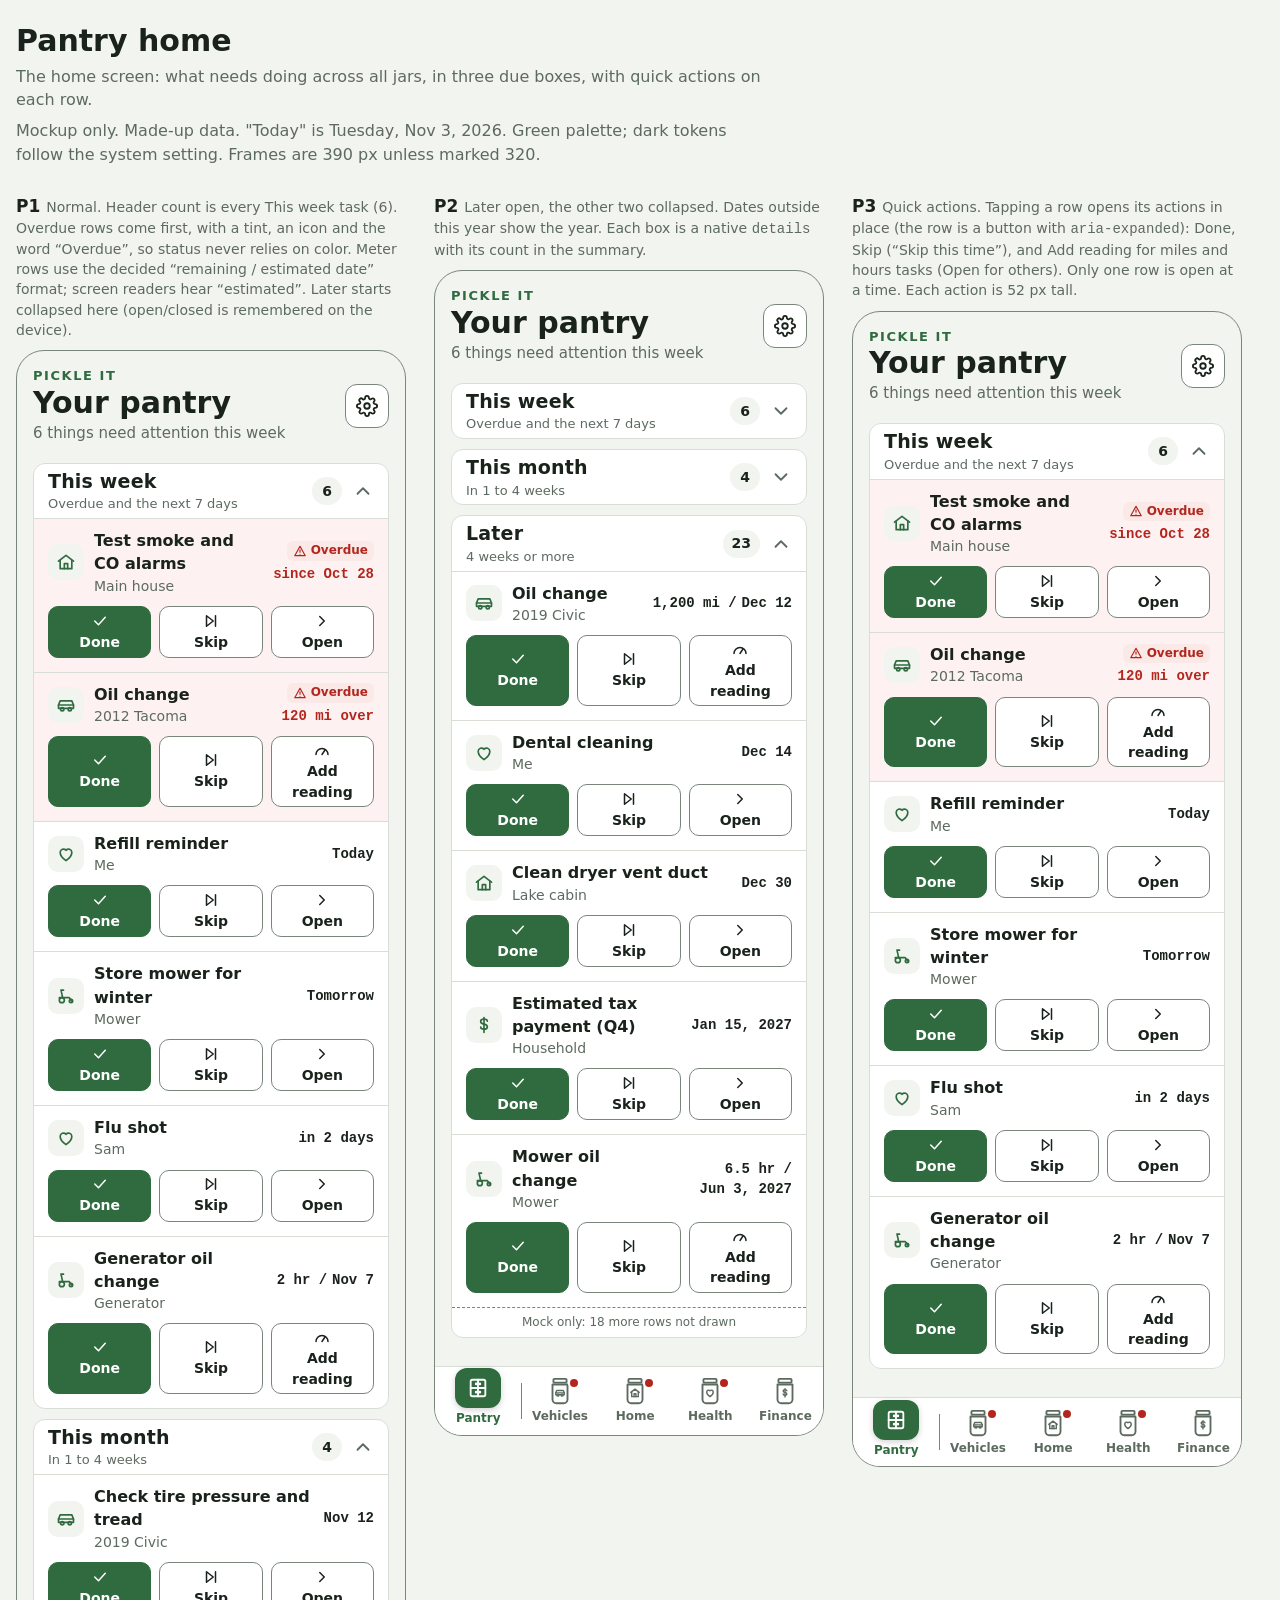
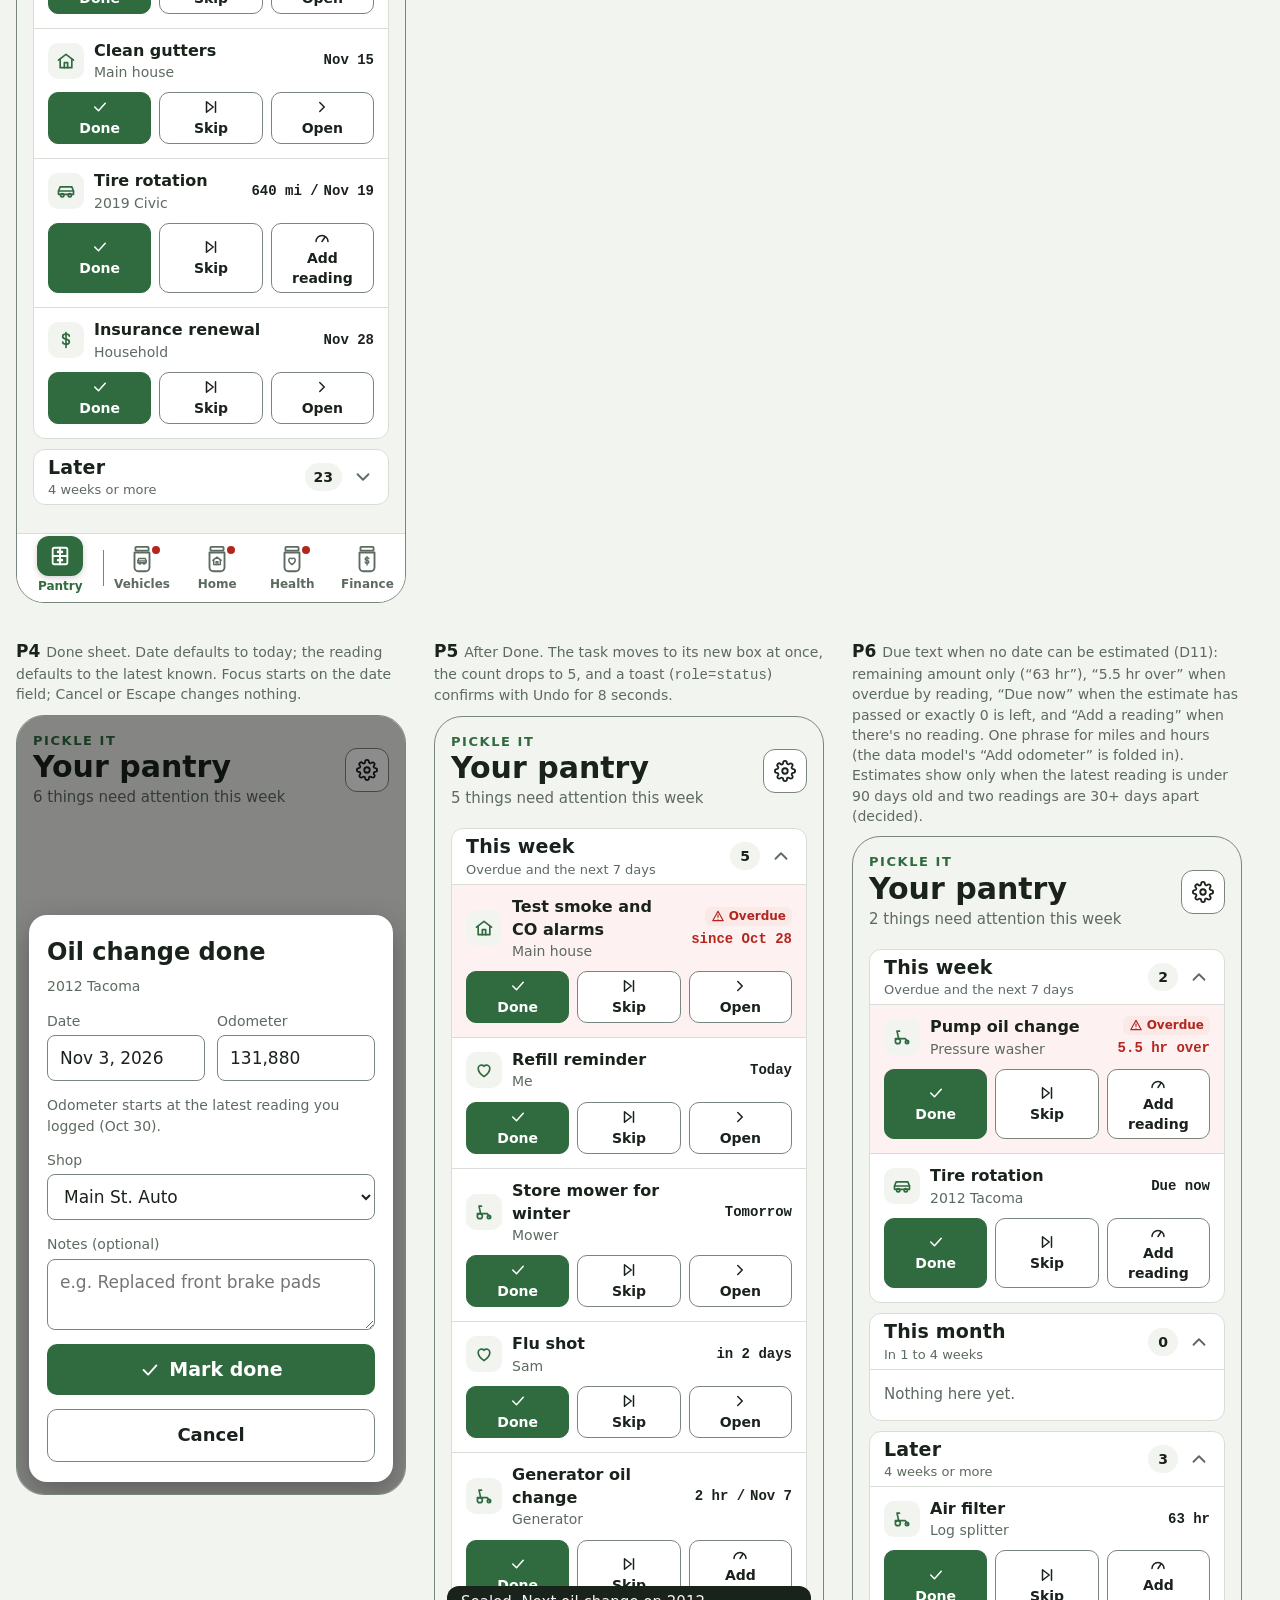
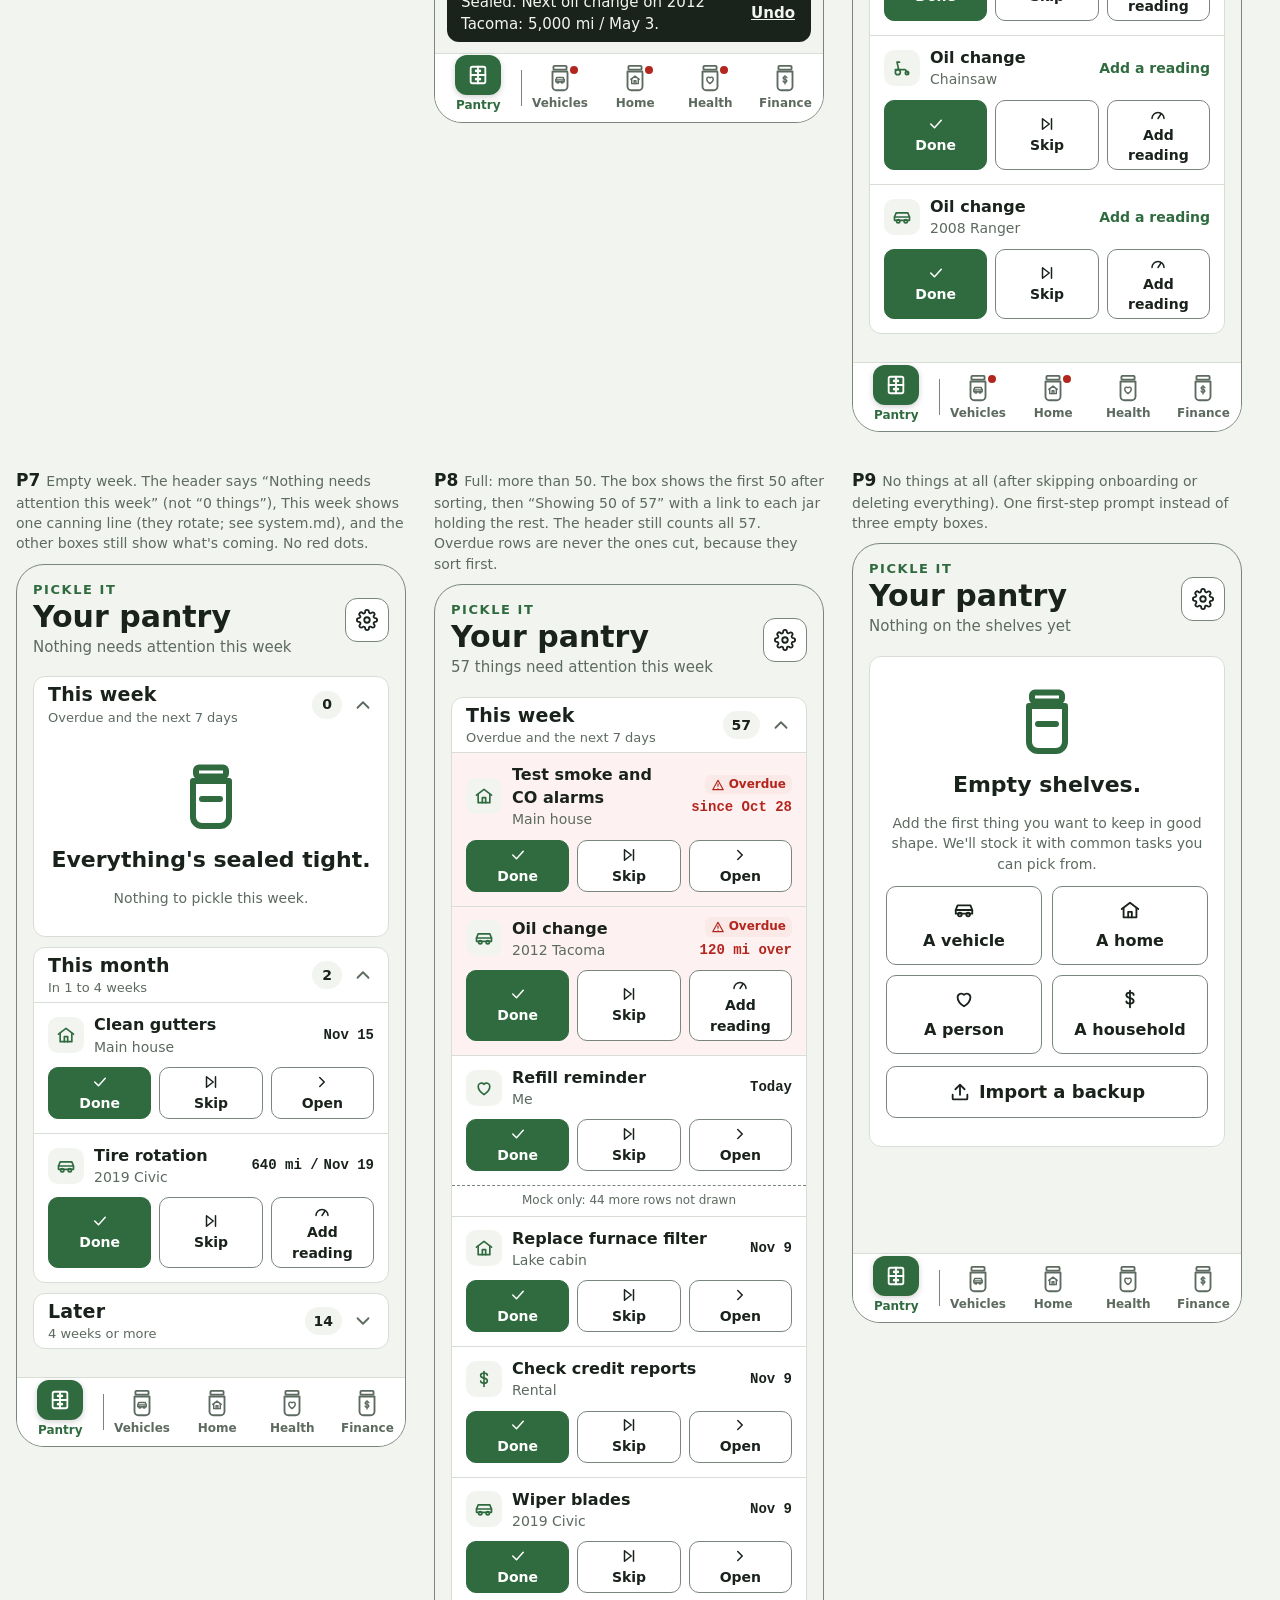
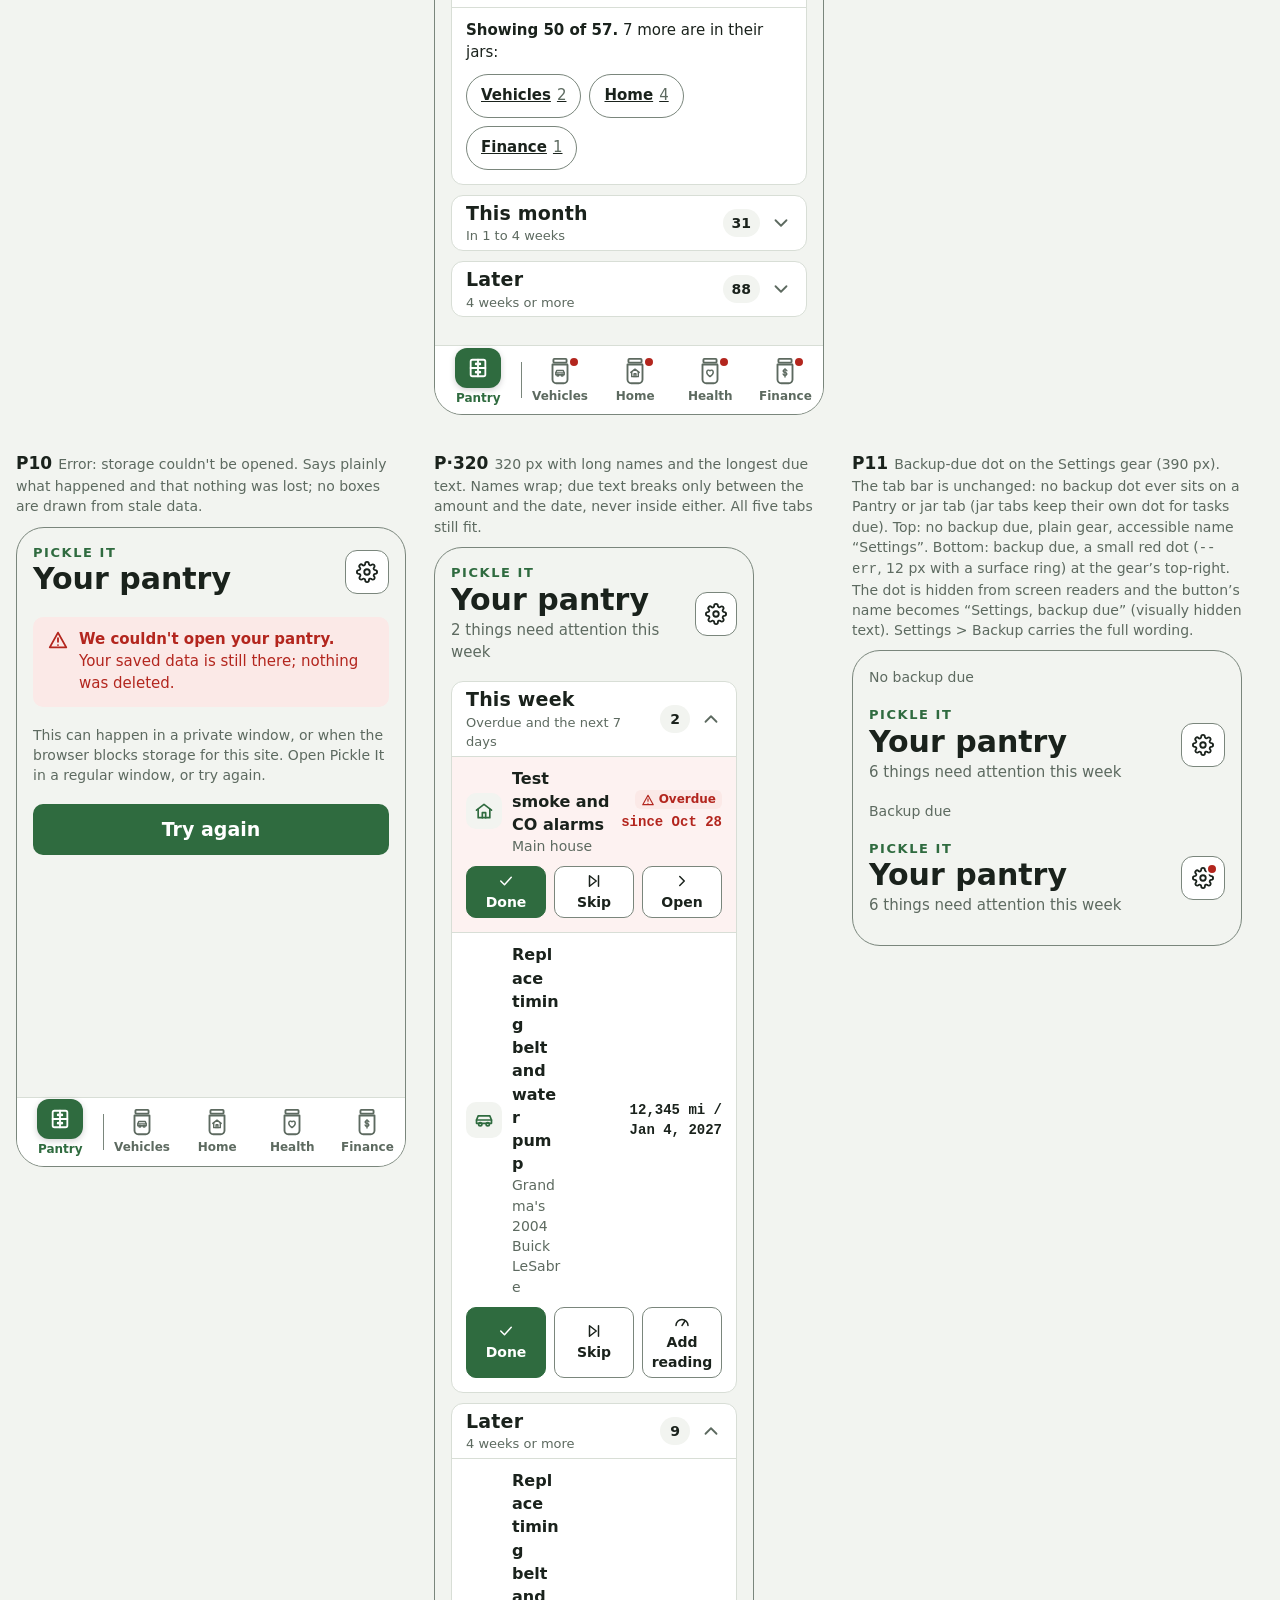
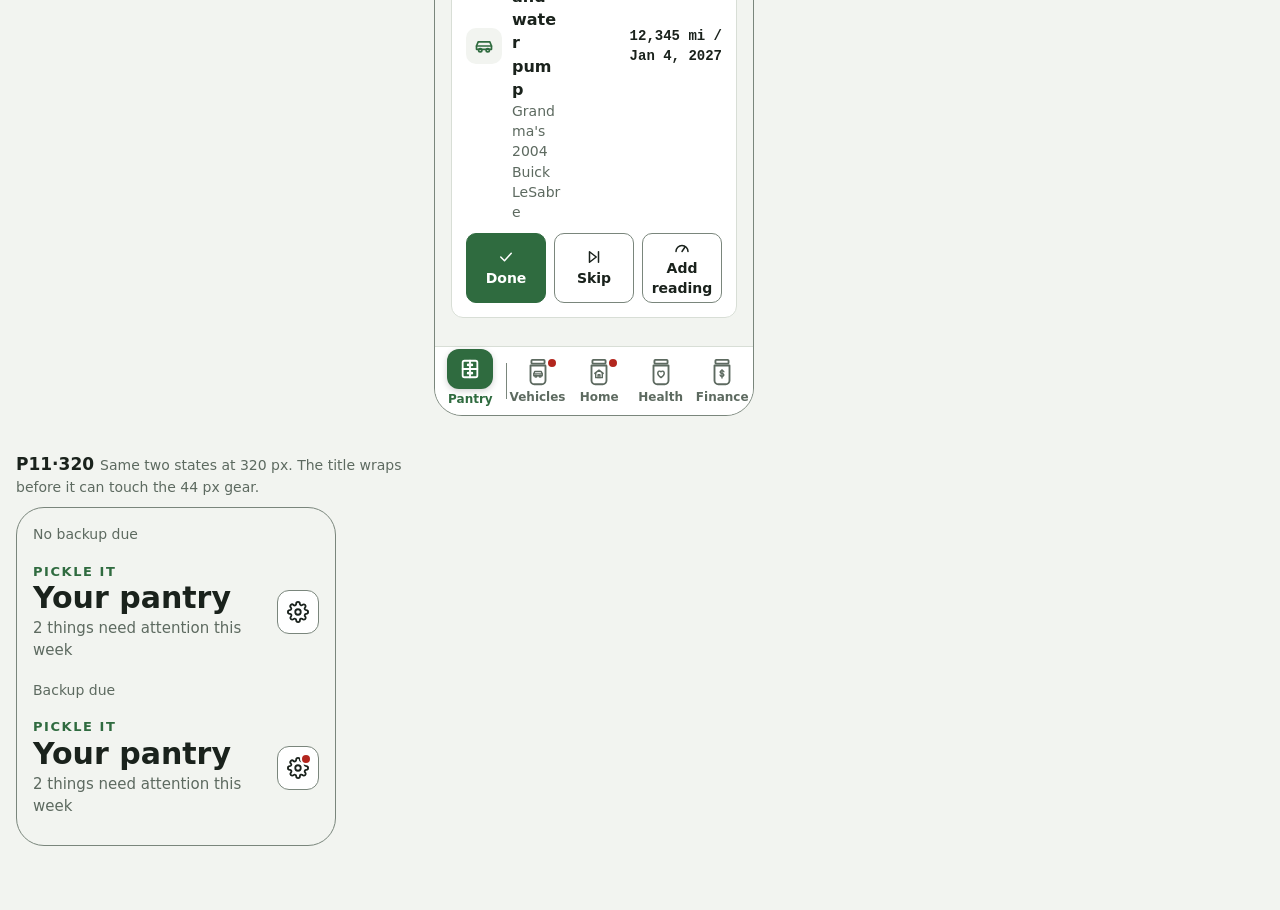
<file: docs/design/pantry.html>
<!doctype html><html lang="en"><head><meta charset="utf-8"><meta name="viewport" content="width=device-width,initial-scale=1"><title>Pantry home</title><style>
:root{--bg:#f2f4f0;--surface:#fff;--ink:#1a221c;--muted:#5d6a60;--line:#d8ded6;--accent:#2f6b3f;--accent-ink:#fff;--display-fg:#c8e66a;
--ok:#1e7858;--ok-bg:#e1f1e8;--wait:#85600a;--wait-bg:#f8eed3;--err:#b3261e;--err-bg:#fbe9e7;--err-ink:#fff;--line-strong:#7a867c;
--font-display:"Avenir Next Condensed","Bahnschrift SemiCondensed","Bahnschrift","Roboto Condensed","sans-serif-condensed","Arial Narrow",system-ui,sans-serif;
--font-body:system-ui,-apple-system,"Segoe UI",Roboto,"Helvetica Neue",Arial,sans-serif;--font-num:ui-monospace,"SF Mono",Menlo,Consolas,"Roboto Mono",monospace;color-scheme:light}
/* Dark tokens included so the mock respects system dark mode. --err-ink, --line-strong and the darker light --ok are decided (decisions.md, 2026-11-03; values from docs/reviews/contrast-2026-11-03.md). */
@media (prefers-color-scheme:dark){:root{--bg:#0f140f;--surface:#182019;--ink:#e5ece5;--muted:#9aaa9c;--line:#2a362c;--accent:#7cc48d;--accent-ink:#0c140e;
--ok:#86d6b0;--ok-bg:#163126;--wait:#f0c46a;--wait-bg:#382b0e;--err:#ff8a80;--err-bg:#3b1714;--err-ink:#1a0b0a;--line-strong:#6f7f72;color-scheme:dark}}
*,*::before,*::after{box-sizing:border-box}
body{margin:0;background:var(--bg);color:var(--ink);font:16px/1.45 var(--font-body)}
.page{padding:24px 16px 64px;max-width:1800px;margin:0 auto}
.page>header{max-width:760px;display:grid;gap:8px;margin-bottom:28px}
.page>header p{margin:0;color:var(--muted)}
.frames{display:flex;flex-wrap:wrap;gap:36px 28px;align-items:flex-start}
figure{margin:0;display:grid;gap:10px;width:390px;max-width:100%}
figcaption{font-size:14px;color:var(--muted)}figcaption b{color:var(--ink);font-family:var(--font-display);font-size:17px;margin-right:6px}
.phone{width:390px;max-width:100%;background:var(--bg);border:1px solid var(--line-strong);border-radius:28px;overflow:hidden;position:relative;display:flex;flex-direction:column;min-height:640px}
.phone.w320{width:320px}
.scr{padding:16px 16px 28px;display:grid;gap:18px;align-content:start;flex:1}
h1{font-family:var(--font-display);font-weight:700;font-size:30px;line-height:1.1;margin:0}
h2{font-family:var(--font-display);font-weight:700;font-size:15px;text-transform:uppercase;letter-spacing:.07em;color:var(--muted);margin:0}
h3{font-family:var(--font-display);font-size:20px;margin:0}
.eyebrow{font-family:var(--font-display);font-weight:700;letter-spacing:.12em;font-size:13px;color:var(--accent);margin:0}
.sub{color:var(--muted);margin:4px 0 0;font-size:15px}.hint{color:var(--muted);font-size:14px;margin:0}
.vh{position:absolute!important;width:1px;height:1px;overflow:hidden;clip:rect(0 0 0 0);white-space:nowrap}
.ic{width:22px;height:22px;flex:none}
.card{background:var(--surface);border:1px solid var(--line);border-radius:12px;padding:16px;display:grid;gap:14px}
.row{display:flex;align-items:center;justify-content:space-between;gap:12px}
button,a.btnlike{font:inherit;cursor:pointer}
.iconbtn{width:44px;height:44px;display:grid;place-items:center;border:1px solid var(--line-strong);border-radius:12px;background:var(--surface);color:var(--ink)}
.back{display:inline-flex;align-items:center;gap:2px;min-height:44px;padding:0 8px 0 0;color:var(--accent);font-weight:600;text-decoration:none;border:0;background:none}
.save{display:flex;align-items:center;justify-content:center;gap:8px;min-height:48px;font-family:var(--font-display);font-weight:700;font-size:19px;background:var(--accent);color:var(--accent-ink);border:0;border-radius:10px;padding:12px 16px;width:100%}
.btn2{display:flex;align-items:center;justify-content:center;gap:8px;min-height:48px;font-family:var(--font-display);font-weight:700;font-size:18px;background:none;color:var(--ink);border:1px solid var(--line-strong);border-radius:10px;padding:12px 16px;width:100%}
.btn2.danger{color:var(--err);border-color:var(--err)}
.save.danger{background:var(--err);color:var(--err-ink)}
.save:disabled{opacity:.45;cursor:not-allowed}
.small{min-height:44px;font-size:16px;width:auto;padding:8px 14px}
.danger-link{background:none;border:0;color:var(--err);font-weight:600;min-height:44px;padding:0;justify-self:start;display:inline-flex;align-items:center;gap:6px}
label{display:grid;gap:4px;font-size:14px;font-weight:500;color:var(--muted)}
input[type=text],input[type=number],input[type=date],select{font:inherit;font-size:17px;color:var(--ink);background:var(--surface);border:1px solid var(--line-strong);border-radius:8px;padding:10px 12px;width:100%;min-height:46px}
.tabs{display:grid;grid-template-columns:1fr 1fr;gap:4px;padding:4px;background:var(--surface);border:1px solid var(--line);border-radius:12px}
.tabs.three{grid-template-columns:repeat(3,1fr)}.tabs.four{grid-template-columns:repeat(4,1fr)}
.tab{font-family:var(--font-display);font-weight:700;font-size:17px;background:none;color:var(--muted);border:0;border-radius:8px;min-height:44px;padding:8px 4px}
.tab[aria-selected=true],.tab[aria-pressed=true],.tab[aria-checked=true]{background:var(--accent);color:var(--accent-ink)}
.strip{display:flex;gap:4px;padding:4px;background:var(--surface);border:1px solid var(--line);border-radius:12px;overflow-x:auto;scrollbar-width:none}
.strip .tab{flex:none;display:inline-flex;align-items:center;gap:6px;padding:8px 12px;font-size:16px}
.strip .tab .ic{width:18px;height:18px}
.optlabel{font-size:14px;font-weight:500;color:var(--muted)}
.swatches{display:grid;grid-template-columns:repeat(4,1fr);gap:6px}
.sw{display:grid;justify-items:center;gap:4px;min-height:64px;padding:6px 2px;background:none;border:1px solid transparent;border-radius:10px;color:var(--ink);font-size:13px;font-weight:600}
.sw i{width:30px;height:30px;border-radius:50%;display:grid;place-items:center;color:#fff;border:1px solid rgba(0,0,0,.2)}
.sw[aria-checked=true]{border-color:var(--ink);background:var(--bg)}
.sw .ic{width:18px;height:18px}
.alert{display:flex;gap:10px;background:var(--wait-bg);color:var(--wait);border-radius:10px;padding:12px 14px;font-size:15px;font-weight:500}
.alert.bad{background:var(--err-bg);color:var(--err)}
.alert p{margin:0}
details.how{border-top:1px solid var(--line)}details.how summary{min-height:44px;display:flex;align-items:center;font-weight:600;cursor:pointer}
.toggle{display:flex;align-items:center;justify-content:space-between;gap:12px;min-height:48px;color:var(--ink);font-size:16px;font-weight:500;border-top:1px solid var(--line)}
.toggle:first-of-type{border-top:0}
.sw-ui{width:50px;height:30px;border-radius:15px;background:var(--line-strong);position:relative;flex:none}
.sw-ui::after{content:"";position:absolute;top:3px;left:3px;width:24px;height:24px;border-radius:50%;background:#fff;transition:left .1s}
[aria-checked=true] .sw-ui{background:var(--accent)}[aria-checked=true] .sw-ui::after{left:23px}
.toggle button{all:unset;display:flex;align-items:center;justify-content:space-between;gap:12px;width:100%;min-height:48px;cursor:pointer}
.toggle button:focus-visible{outline:2px solid var(--accent);outline-offset:2px}
.state{font-size:13px;color:var(--muted);margin-left:auto;margin-right:8px}
.list{display:grid;background:var(--surface);border:1px solid var(--line);border-radius:12px;overflow:hidden}
.arow{display:grid;grid-template-columns:40px 1fr auto;gap:2px 12px;align-items:center;min-height:64px;padding:10px 12px 10px 14px;border-top:1px solid var(--line);color:var(--ink);text-decoration:none}
.arow:first-child{border-top:0}
.arow .av{grid-row:1/span 2;width:40px;height:40px;border-radius:12px;background:var(--bg);color:var(--accent);display:grid;place-items:center}
.arow .nm{font-weight:600;min-width:0;overflow-wrap:anywhere}
.arow .mt{grid-column:2;font-size:14px;color:var(--muted)}
.arow .mt b{font-weight:600;color:var(--ink)}.arow .mt b.over{color:var(--err)}
.arow .ch{grid-column:3;grid-row:1/span 2;color:var(--muted)}
.trow{display:grid;grid-template-columns:1fr auto;gap:2px 12px;align-items:center;min-height:64px;padding:10px 14px;border-top:1px solid var(--line);text-decoration:none;color:var(--ink)}
.trow:first-child{border-top:0}
.trow .nm{font-weight:600}.trow .sc{grid-column:1;font-size:14px;color:var(--muted)}
.trow .due{white-space:nowrap;grid-column:2;grid-row:1/span 2;text-align:right;font-family:var(--font-num);font-variant-numeric:tabular-nums;font-size:14px;font-weight:600}
.trow .due small{display:block;font-family:var(--font-body);font-weight:500;color:var(--muted);font-size:12px}
.trow .due.over{color:var(--err)}
.trow.over{background:color-mix(in srgb,var(--err-bg) 60%,transparent)}
.sechead{display:flex;justify-content:space-between;align-items:center;gap:12px}
.grp summary{list-style:none;display:flex;align-items:center;gap:10px;min-height:48px;cursor:pointer}
.grp summary::-webkit-details-marker{display:none}
.grp summary h2{flex:1}.grp summary .cnt{font-size:14px;color:var(--muted);font-weight:600}
.grp summary .ic{transition:transform .15s;color:var(--muted)}.grp[open] summary .ic{transform:rotate(90deg)}
.grp{display:grid;gap:8px}
.chips{display:flex;flex-wrap:wrap;gap:8px}
.chip{flex:none;min-height:44px;padding:0 14px;border-radius:999px;border:1px solid var(--line-strong);background:var(--surface);color:var(--ink);font-weight:600;font-size:15px;display:inline-flex;align-items:center;gap:6px}
.chip .n{font-weight:500;color:var(--muted);font-variant-numeric:tabular-nums}
.chip[aria-pressed=true]{background:var(--accent);border-color:var(--accent);color:var(--accent-ink)}.chip[aria-pressed=true] .n{color:inherit}
.search{position:relative}.search .ic{position:absolute;left:12px;top:12px;color:var(--muted)}.search input{padding-left:42px}
.reading{display:flex;align-items:center;justify-content:space-between;gap:12px}
.reading .v{font-family:var(--font-num);font-size:22px;font-weight:600}.reading .k{font-size:13px;color:var(--muted)}
.empty{display:grid;gap:12px;justify-items:center;text-align:center;padding:28px 16px}
.empty .big{width:72px;height:72px;color:var(--accent)}
.empty p{margin:0}.empty .lead{font-family:var(--font-display);font-size:22px;font-weight:700}
.addgrid{display:grid;grid-template-columns:1fr 1fr;gap:10px;width:100%}
.addgrid .btn2{flex-direction:column;font-size:16px;min-height:76px}
.note{font-size:13px;color:var(--muted);border-left:3px solid var(--line-strong);padding:2px 0 2px 10px;margin:0}
/* Pantry entry + tab bar */
.due{display:grid;gap:8px}
.dbox{background:var(--surface);border:1px solid var(--line);border-radius:12px;overflow:hidden}
.dbox>.hd{display:flex;justify-content:space-between;align-items:center;min-height:48px;padding:0 14px;font-family:var(--font-display);font-weight:700;font-size:18px}
.dbox>.hd span{font-family:var(--font-body);font-size:14px;color:var(--muted);font-weight:600}
.drow{display:grid;grid-template-columns:22px 1fr auto;gap:0 10px;align-items:center;padding:10px 14px;border-top:1px solid var(--line);font-size:15px}
.drow .ic{width:20px;height:20px;color:var(--muted)}.drow small{display:block;color:var(--muted);font-size:13px}
.drow .w{font-weight:600;font-size:14px;text-align:right}.drow .w.over{color:var(--err)}
.tb{margin-top:auto;border-top:1px solid var(--line);background:var(--surface)}
.tb-in{display:grid;grid-template-columns:1.15fr 1px repeat(4,1fr);height:68px;align-items:center}
.tb a{position:relative;display:grid;justify-items:center;align-content:center;gap:2px;min-height:56px;color:var(--muted);text-decoration:none;font-size:12px;font-weight:600;min-width:0}
.tb a>span:not(.vh){max-width:100%;overflow:hidden;text-overflow:ellipsis;white-space:nowrap;padding:0 2px}
.tb .jar{width:30px;height:30px}
.tb .pansq{width:46px;height:40px;border-radius:12px;background:var(--accent);color:var(--accent-ink);display:grid;place-items:center;box-shadow:0 2px 6px rgba(0,0,0,.18);margin-top:-6px}
.tb .pan[aria-current=page]{color:var(--accent)}
.tb .div{width:1px;height:36px;background:var(--line-strong)}
.tb .dot{position:absolute;top:6px;left:calc(50% + 7px);width:10px;height:10px;border-radius:50%;background:var(--err);border:2px solid var(--surface)}
.tb.big-text a{font-size:20px}
/* Dialog mock */
.dim{background:color-mix(in srgb,#000 45%,var(--bg))}
.dlg{margin:auto 12px 12px;background:var(--surface);border-radius:18px;padding:20px 18px;display:grid;gap:14px;box-shadow:0 10px 30px rgba(0,0,0,.3)}
.dlg h2{color:var(--ink);text-transform:none;letter-spacing:0;font-size:24px}
.dlg ul{margin:0;padding-left:20px;color:var(--ink);font-size:15px}
.steps{display:flex;gap:6px;margin:0;padding:0;list-style:none}.steps li{flex:1;height:4px;border-radius:2px;background:var(--line)}.steps li.on{background:var(--err)}
.mono{font-family:var(--font-num);font-weight:700;letter-spacing:.06em}
:focus-visible{outline:2px solid var(--accent);outline-offset:2px}

/* ===== Added for pantry / jars / onboarding (system.md). Same tokens as settings-option-c.html ===== */
:root{--display-bg:#141a15;--run:#b5562a}
@media (prefers-color-scheme:dark){:root{--display-bg:#070a07;--run:#ff9a6b}}
svg.ic,svg.jar,svg.big{fill:none;stroke:currentColor;stroke-width:2;stroke-linecap:round;stroke-linejoin:round}
.big{width:72px;height:72px;color:var(--accent)}
.phone.tall{min-height:780px}
.pend{display:inline-flex;align-items:center;gap:6px;font-size:12px;font-weight:700;color:var(--wait);background:var(--wait-bg);border:1px dashed var(--wait);border-radius:6px;padding:2px 8px;width:max-content;max-width:100%;line-height:1.35}
figcaption .pend{margin-top:6px}
/* Due box */
.boxes{display:grid;gap:10px}
.box{background:var(--surface);border:1px solid var(--line);border-radius:12px;overflow:hidden}
.box>summary{list-style:none;display:flex;align-items:center;gap:10px;min-height:52px;padding:4px 14px;cursor:pointer}
.box>summary::-webkit-details-marker{display:none}
.box>summary .t{flex:1;display:grid}
.box>summary h2{font-size:19px;letter-spacing:.01em;text-transform:none;color:var(--ink)}
.box>summary .rng{font-size:13px;color:var(--muted)}
.cnt{min-width:30px;height:28px;padding:0 9px;border-radius:14px;background:var(--bg);color:var(--ink);font-weight:700;font-size:14px;display:grid;place-items:center;font-variant-numeric:tabular-nums}
.box>summary .chev{color:var(--muted);transition:transform .15s}
.box[open]>summary .chev{transform:rotate(180deg)}
.dl{list-style:none;margin:0;padding:0}
.none{border-top:1px solid var(--line);padding:14px;color:var(--muted);font-size:15px;margin:0}
/* Due row */
.dr{border-top:1px solid var(--line)}
.dr.over{background:color-mix(in srgb,var(--err-bg) 60%,var(--surface))}
.drb{all:unset;box-sizing:border-box;display:grid;grid-template-columns:36px minmax(0,1fr) auto;gap:0 10px;align-items:center;width:100%;min-height:60px;padding:10px 14px;cursor:pointer}
.drb:focus-visible{outline:2px solid var(--accent);outline-offset:-3px}
.ji{width:36px;height:36px;border-radius:10px;background:var(--bg);color:var(--accent);display:grid;place-items:center}
.ji .ic{width:20px;height:20px}
.tx{min-width:0;display:grid}.tx b{font-weight:600;overflow-wrap:anywhere}.tx small{color:var(--muted);font-size:14px;overflow-wrap:anywhere}
.w{display:grid;justify-items:end;text-align:right;gap:3px;font-family:var(--font-num);font-variant-numeric:tabular-nums;font-size:14px;font-weight:600;max-width:150px}
.w>span[aria-hidden]{display:flex;flex-wrap:wrap;justify-content:flex-end;column-gap:.35em}
.w i{font-style:normal;white-space:nowrap}
.w .ask{color:var(--accent);font-family:var(--font-body)}
.dr.over .w{color:var(--err)}
.badge{display:inline-flex;align-items:center;gap:4px;font-family:var(--font-body);font-size:12px;font-weight:700;border-radius:6px;padding:1px 6px;white-space:nowrap}
.badge .ic{width:14px;height:14px}
.badge.err{color:var(--err);background:var(--err-bg)}.badge.wait{color:var(--wait);background:var(--wait-bg)}.badge.ok{color:var(--ok);background:var(--ok-bg)}.badge.mut{color:var(--muted);background:var(--bg)}
.acts{display:grid;grid-template-columns:repeat(3,1fr);gap:8px;padding:0 14px 14px}
.act{min-height:52px;border-radius:10px;border:1px solid var(--line-strong);background:var(--surface);color:var(--ink);font:inherit;font-weight:600;font-size:14px;display:flex;flex-direction:column;align-items:center;justify-content:center;gap:2px;padding:4px;cursor:pointer}
.act.pri{background:var(--accent);border-color:var(--accent);color:var(--accent-ink)}
.act .ic{width:18px;height:18px}
.more{border-top:1px solid var(--line);padding:12px 14px 14px;display:grid;gap:10px}
.more p{margin:0;font-size:15px}
.gapm{border-top:1px dashed var(--line-strong);padding:6px 14px;font-size:12px;color:var(--muted);text-align:center;margin:0}
.iconbtn{position:relative}.iconbtn .dot{position:absolute;top:6px;right:6px;width:12px;height:12px;border-radius:50%;background:var(--err);border:2px solid var(--surface)}
/* Tab bar states */
.tb .pan{color:var(--muted)}.tb .pan[aria-current=page]{color:var(--accent);font-weight:800}
.tb .pan:not([aria-current]) .pansq{background:var(--surface);color:var(--accent);border:2px solid var(--accent);box-shadow:none}
.jar .lid,.jar .body{fill:none}
.tb a[aria-current=page]:not(.pan){color:var(--accent);font-weight:800}
.tb a[aria-current=page] .jar .lid,.tb a[aria-current=page] .jar .body{fill:var(--accent)}
.tb a[aria-current=page] .jar .in{stroke:var(--accent-ink)}
.tb-in.three{grid-template-columns:1.15fr 1px repeat(3,1fr)}
.tb .dot{top:4px;left:calc(50% + 8px);width:12px;height:12px}
/* Overlays */
.ov{position:absolute;inset:0;background:rgba(0,0,0,.45);display:flex;flex-direction:column;justify-content:flex-end;z-index:2}
.toast{position:absolute;left:12px;right:12px;bottom:80px;background:var(--ink);color:var(--bg);border-radius:12px;padding:6px 6px 6px 14px;display:flex;align-items:center;gap:10px;font-size:15px;z-index:2}
.toast p{margin:0;flex:1}
.toast button{min-height:44px;min-width:64px;background:none;border:0;color:var(--bg);font:inherit;font-weight:700;text-decoration:underline;cursor:pointer}
/* Jars */
.bigbtns{display:grid;grid-template-columns:1fr 1fr;gap:10px}
.bigbtn{display:flex;flex-direction:column;align-items:center;justify-content:center;gap:6px;min-height:76px;background:var(--accent);color:var(--accent-ink);border:0;border-radius:12px;padding:14px 8px;font-family:var(--font-display);font-weight:700;font-size:18px;cursor:pointer}
.bigbtn .ic{width:26px;height:26px}
.thg{background:var(--surface)}.thg+.thg{border-top:1px solid var(--line)}
.thg .arow{border-top:0}
.rd{display:flex;align-items:center;justify-content:space-between;gap:10px;padding:0 12px 12px 66px;font-size:14px;color:var(--muted)}
.rd b{font-family:var(--font-num);color:var(--ink)}
.display{background:var(--display-bg);color:var(--display-fg);border-radius:8px;padding:10px 14px;font-family:var(--font-num);font-variant-numeric:tabular-nums;display:grid;grid-template-columns:auto 1fr;gap:2px 12px;font-size:17px}
.display span:nth-child(odd){opacity:.75;font-size:12px;letter-spacing:.06em;text-transform:uppercase;align-self:center}
.display span:nth-child(even){text-align:right;font-weight:600}
.grid2{display:grid;grid-template-columns:1fr 1fr;gap:12px}
.stats{display:grid;grid-template-columns:repeat(3,1fr);gap:8px}
.stat{display:grid;gap:2px}.stat .k{font-size:13px;color:var(--muted)}.stat .v{font-family:var(--font-num);font-size:22px;font-weight:600}
.stat.main .v{color:var(--accent);font-size:28px;line-height:1.1}
.chart svg{display:block;width:100%;height:auto}
.legend{display:flex;gap:16px;font-size:13px;color:var(--muted);flex-wrap:wrap}
.legend i{display:inline-block;width:16px;border-top:2px solid var(--accent);vertical-align:middle;margin-right:6px}.legend i.run{border-top:3px solid var(--run)}
.lrow{display:grid;grid-template-columns:1fr auto;gap:2px 12px;align-items:center;min-height:56px;padding:8px 14px;border-top:1px solid var(--line)}
.lrow:first-child{border-top:0}.lrow small{color:var(--muted);font-size:14px}.lrow .num{font-family:var(--font-num);font-weight:600;text-align:right;font-size:15px}
textarea{font:inherit;font-size:17px;color:var(--ink);background:var(--surface);border:1px solid var(--line-strong);border-radius:8px;padding:10px 12px;width:100%}
.field-err{color:var(--err);font-size:14px;font-weight:600;display:flex;gap:6px;align-items:flex-start;margin:0}
.field-err .ic{width:18px;height:18px}
input[aria-invalid=true]{border-color:var(--err);border-width:2px}
/* Onboarding */
.steps.go li.on{background:var(--accent)}
.pick{display:grid;grid-template-columns:44px 1fr 28px;align-items:center;gap:12px;min-height:76px;padding:12px 14px;border:1px solid var(--line-strong);border-radius:12px;background:var(--surface);text-align:left;color:var(--ink);font:inherit;width:100%;cursor:pointer}
.pick .ji{width:44px;height:44px}
.pick b{display:block;font-family:var(--font-display);font-size:19px}.pick small{color:var(--muted);font-size:14px;display:block}
.tick{width:28px;height:28px;border-radius:8px;border:2px solid var(--line-strong);display:grid;place-items:center;color:transparent}
.tick .ic{width:18px;height:18px}
.pick[aria-pressed=true]{border:2px solid var(--accent);padding:11px 13px}
.pick[aria-pressed=true] .tick{background:var(--accent);border-color:var(--accent);color:var(--accent-ink)}
.ck{display:grid;grid-template-columns:28px 1fr auto;align-items:center;gap:12px;min-height:60px;padding:8px 14px;border-top:1px solid var(--line);color:var(--ink);font-size:16px;font-weight:400;cursor:pointer}
.ck:first-child{border-top:0}
.ck input{width:24px;height:24px;margin:0;accent-color:var(--accent)}
.ck b{font-weight:600;display:block}.ck small{color:var(--muted);font-size:14px;display:block}
.ldr{display:grid;gap:8px;padding:12px 14px;border-top:1px solid var(--line)}.ldr:first-child{border-top:0}
.ldr .top{display:flex;justify-content:space-between;align-items:baseline;gap:8px}
.ldr .top b{font-weight:600}.ldr .top small{color:var(--muted);font-size:13px}
.ldr .in{display:grid;grid-template-columns:1fr auto;gap:8px;align-items:center}
.ldr .in.two{grid-template-columns:1fr 1fr}
.chip.sm{min-height:44px;font-size:14px;padding:0 12px}
.lede{font-size:17px;margin:0}
.olist{margin:0;padding:0;list-style:none;display:grid;gap:12px;counter-reset:s}
.olist li{display:grid;grid-template-columns:32px 1fr;gap:10px;align-items:start;counter-increment:s}
.olist li::before{content:counter(s);width:28px;height:28px;border-radius:50%;background:var(--accent);color:var(--accent-ink);display:grid;place-items:center;font-weight:700;font-size:14px}
.alert.ok{background:var(--ok-bg);color:var(--ok)}
.alert .ic{flex:none}
.alert.ink{color:var(--ink)}
.linkbtn{background:none;border:0;color:var(--accent);font:inherit;font-weight:600;min-height:44px;padding:0 4px;cursor:pointer;justify-self:center;text-decoration:underline}
.sumrow{display:flex;justify-content:space-between;gap:12px;min-height:48px;align-items:center;border-top:1px solid var(--line);padding:0 14px}.sumrow:first-child{border-top:0}
.sumrow span{color:var(--muted);font-size:15px}
</style></head><body><svg width="0" height="0" style="position:absolute" aria-hidden="true" focusable="false"><symbol id="i-car" viewBox="0 0 24 24"><path d="M3 16v-4l2-5h14l2 5v4z"/><circle cx="7.5" cy="17" r="2"/><circle cx="16.5" cy="17" r="2"/><path d="M3 12h18"/></symbol><symbol id="i-home" viewBox="0 0 24 24"><path d="M3 11l9-7 9 7"/><path d="M5 10v10h14V10"/><path d="M10 20v-6h4v6"/></symbol><symbol id="i-heart" viewBox="0 0 24 24"><path d="M12 20s-7-4.5-7-10a4 4 0 0 1 7-2.5A4 4 0 0 1 19 10c0 5.5-7 10-7 10z"/></symbol><symbol id="i-dollar" viewBox="0 0 24 24"><path d="M12 3v18"/><path d="M16 7.5C16 6 14.2 5 12 5s-4 1-4 2.75S9.8 10.5 12 11s4 1.25 4 3.25S14.2 17 12 17s-4-1-4-2.5"/></symbol><symbol id="i-gear" viewBox="0 0 24 24"><circle cx="12" cy="12" r="3"/><path d="M19.4 15a1.65 1.65 0 0 0 .33 1.82l.06.06a2 2 0 1 1-2.83 2.83l-.06-.06a1.65 1.65 0 0 0-1.82-.33 1.65 1.65 0 0 0-1 1.51V21a2 2 0 1 1-4 0v-.09A1.65 1.65 0 0 0 9 19.4a1.65 1.65 0 0 0-1.82.33l-.06.06a2 2 0 1 1-2.83-2.83l.06-.06A1.65 1.65 0 0 0 4.68 15a1.65 1.65 0 0 0-1.51-1H3a2 2 0 1 1 0-4h.09A1.65 1.65 0 0 0 4.6 9a1.65 1.65 0 0 0-.33-1.82l-.06-.06a2 2 0 1 1 2.83-2.83l.06.06A1.65 1.65 0 0 0 9 4.68a1.65 1.65 0 0 0 1-1.51V3a2 2 0 1 1 4 0v.09a1.65 1.65 0 0 0 1 1.51 1.65 1.65 0 0 0 1.82-.33l.06-.06a2 2 0 1 1 2.83 2.83l-.06.06A1.65 1.65 0 0 0 19.4 9a1.65 1.65 0 0 0 1.51 1H21a2 2 0 1 1 0 4h-.09a1.65 1.65 0 0 0-1.51 1z"/></symbol><symbol id="i-cabinet" viewBox="0 0 24 24"><rect x="4" y="3" width="16" height="18" rx="2"/><path d="M12 3v18M4 12h16"/><path d="M10 7.5h0M14 7.5h0M10 16.5h0M14 16.5h0" stroke-width="3"/></symbol><symbol id="i-engine" viewBox="0 0 24 24"><circle cx="7" cy="17" r="3"/><circle cx="18" cy="18" r="2"/><path d="M4 14h12l3 4"/><path d="M8 14l-2-9h3"/></symbol><symbol id="i-person" viewBox="0 0 24 24"><circle cx="12" cy="8" r="4"/><path d="M4 21c0-4 4-6 8-6s8 2 8 6"/></symbol><symbol id="i-check" viewBox="0 0 24 24"><path d="M5 12l5 5 9-10"/></symbol><symbol id="i-skip" viewBox="0 0 24 24"><path d="M6 5l9 7-9 7z"/><path d="M18 5v14"/></symbol><symbol id="i-gauge" viewBox="0 0 24 24"><path d="M4 18a8 8 0 1 1 16 0"/><path d="M12 18l4-6"/></symbol><symbol id="i-plus" viewBox="0 0 24 24"><path d="M12 5v14M5 12h14"/></symbol><symbol id="i-chevr" viewBox="0 0 24 24"><path d="M9 6l6 6-6 6"/></symbol><symbol id="i-chevd" viewBox="0 0 24 24"><path d="M6 9l6 6 6-6"/></symbol><symbol id="i-back" viewBox="0 0 24 24"><path d="M15 6l-6 6 6 6"/></symbol><symbol id="i-alert" viewBox="0 0 24 24"><path d="M12 4l9 16H3z"/><path d="M12 10v4M12 17.5v.01"/></symbol><symbol id="i-clock" viewBox="0 0 24 24"><circle cx="12" cy="12" r="8"/><path d="M12 8v4l3 2"/></symbol><symbol id="i-fuel" viewBox="0 0 24 24"><path d="M5 21V5a2 2 0 0 1 2-2h6a2 2 0 0 1 2 2v16"/><path d="M3 21h14"/><path d="M5 10h10"/><path d="M15 8l3 3v7a1.5 1.5 0 0 0 3 0v-9l-3-3"/></symbol><symbol id="i-wrench" viewBox="0 0 24 24"><path d="M14.7 6.3a4 4 0 0 0-5.4 5.4L3 18l3 3 6.3-6.3a4 4 0 0 0 5.4-5.4l-2.6 2.6-2.4-.6-.6-2.4z"/></symbol><symbol id="i-upload" viewBox="0 0 24 24"><path d="M12 15V4M7 9l5-5 5 5"/><path d="M4 15v4a1 1 0 0 0 1 1h14a1 1 0 0 0 1-1v-4"/></symbol><symbol id="i-share" viewBox="0 0 24 24"><path d="M12 3v12M8 7l4-4 4 4"/><path d="M6 11H5a1 1 0 0 0-1 1v8a1 1 0 0 0 1 1h14a1 1 0 0 0 1-1v-8a1 1 0 0 0-1-1h-1"/></symbol><symbol id="i-info" viewBox="0 0 24 24"><circle cx="12" cy="12" r="9"/><path d="M12 11v6M12 7.5v.01"/></symbol><symbol id="i-copy" viewBox="0 0 24 24"><rect x="8" y="8" width="12" height="12" rx="2"/><path d="M16 8V5a1 1 0 0 0-1-1H5a1 1 0 0 0-1 1v10a1 1 0 0 0 1 1h3"/></symbol><symbol id="i-jar" viewBox="0 0 24 24"><rect x="7" y="2.5" width="10" height="3" rx="1"/><path d="M6 7h12v12a3 3 0 0 1-3 3H9a3 3 0 0 1-3-3z"/><path d="M9 13h6"/></symbol><symbol id="i-history" viewBox="0 0 24 24"><path d="M3 12a9 9 0 1 0 3-6.7L3 8"/><path d="M3 3v5h5"/><path d="M12 7v5l3 2"/></symbol><symbol id="i-x" viewBox="0 0 24 24"><path d="M6 6l12 12M18 6L6 18"/></symbol><symbol id="i-search" viewBox="0 0 24 24"><circle cx="11" cy="11" r="6"/><path d="M20 20l-4.5-4.5"/></symbol><symbol id="i-eyeoff" viewBox="0 0 24 24"><path d="M3 3l18 18"/><path d="M10.6 6.1A9.8 9.8 0 0 1 12 6c5 0 9 6 9 6a16 16 0 0 1-2.7 3.3M6.2 7.6C4.2 9.1 3 12 3 12s4 6 9 6a8.6 8.6 0 0 0 3.6-.8"/></symbol></svg><main class="page"><header><h1>Pantry home</h1><p>The home screen: what needs doing across all jars, in three due boxes, with quick actions on each row.</p><p>Mockup only. Made-up data. "Today" is Tuesday, Nov 3, 2026. Green palette; dark tokens follow the system setting. Frames are 390 px unless marked 320.</p></header><div class="frames"><figure><figcaption><b>P1</b>Normal. Header count is every This week task (6). Overdue rows come first, with a tint, an icon and the word “Overdue”, so status never relies on color. Meter rows use the decided “remaining / estimated date” format; screen readers hear “estimated”. Later starts collapsed here (open/closed is remembered on the device).</figcaption><div class="phone tall"><div class="scr"><div class="row"><div><p class="eyebrow">PICKLE IT</p><h1>Your pantry</h1><p class="sub">6 things need attention this week</p></div><button class="iconbtn" type="button" aria-label="Settings"><svg class="ic" viewBox="0 0 24 24" aria-hidden="true"><use href="#i-gear"/></svg></button></div><div class="boxes"><details class="box" open><summary><span class="t"><h2 id="h7">This week</h2><span class="rng">Overdue and the next 7 days</span></span><span class="cnt" aria-label="6 tasks">6</span><svg class="ic chev" viewBox="0 0 24 24" aria-hidden="true"><use href="#i-chevd"/></svg></summary><ul class="dl"><li class="dr over"><button class="drb" type="button" aria-expanded="false" aria-controls="a1"><span class="ji"><svg class="ic" viewBox="0 0 24 24" aria-hidden="true"><use href="#i-home"/></svg></span><span class="tx"><b>Test smoke and CO alarms</b><small>Main house<span class="vh">, Home</span></small></span><span class="w"><span class="badge err"><svg class="ic" viewBox="0 0 24 24" aria-hidden="true"><use href="#i-alert"/></svg>Overdue</span><span aria-hidden="true"><i>since Oct 28</i></span><span class="vh">Overdue since October 28</span></span></button><div class="acts" id="a1" role="group" aria-label="Test smoke and CO alarms, Main house" hidden><button class="act pri" type="button"><svg class="ic" viewBox="0 0 24 24" aria-hidden="true"><use href="#i-check"/></svg>Done</button><button class="act" type="button"><svg class="ic" viewBox="0 0 24 24" aria-hidden="true"><use href="#i-skip"/></svg>Skip<span class="vh"> this time</span></button><button class="act" type="button"><svg class="ic" viewBox="0 0 24 24" aria-hidden="true"><use href="#i-chevr"/></svg>Open</button></div></li><li class="dr over"><button class="drb" type="button" aria-expanded="false" aria-controls="a2"><span class="ji"><svg class="ic" viewBox="0 0 24 24" aria-hidden="true"><use href="#i-car"/></svg></span><span class="tx"><b>Oil change</b><small>2012 Tacoma<span class="vh">, Vehicles</span></small></span><span class="w"><span class="badge err"><svg class="ic" viewBox="0 0 24 24" aria-hidden="true"><use href="#i-alert"/></svg>Overdue</span><span aria-hidden="true"><i>120 mi over</i></span><span class="vh">Overdue, 120 miles over</span></span></button><div class="acts" id="a2" role="group" aria-label="Oil change, 2012 Tacoma" hidden><button class="act pri" type="button"><svg class="ic" viewBox="0 0 24 24" aria-hidden="true"><use href="#i-check"/></svg>Done</button><button class="act" type="button"><svg class="ic" viewBox="0 0 24 24" aria-hidden="true"><use href="#i-skip"/></svg>Skip<span class="vh"> this time</span></button><button class="act" type="button"><svg class="ic" viewBox="0 0 24 24" aria-hidden="true"><use href="#i-gauge"/></svg>Add reading</button></div></li><li class="dr"><button class="drb" type="button" aria-expanded="false" aria-controls="a3"><span class="ji"><svg class="ic" viewBox="0 0 24 24" aria-hidden="true"><use href="#i-heart"/></svg></span><span class="tx"><b>Refill reminder</b><small>Me<span class="vh">, Health</span></small></span><span class="w"><span aria-hidden="true"><i>Today</i></span><span class="vh">Due today</span></span></button><div class="acts" id="a3" role="group" aria-label="Refill reminder, Me" hidden><button class="act pri" type="button"><svg class="ic" viewBox="0 0 24 24" aria-hidden="true"><use href="#i-check"/></svg>Done</button><button class="act" type="button"><svg class="ic" viewBox="0 0 24 24" aria-hidden="true"><use href="#i-skip"/></svg>Skip<span class="vh"> this time</span></button><button class="act" type="button"><svg class="ic" viewBox="0 0 24 24" aria-hidden="true"><use href="#i-chevr"/></svg>Open</button></div></li><li class="dr"><button class="drb" type="button" aria-expanded="false" aria-controls="a4"><span class="ji"><svg class="ic" viewBox="0 0 24 24" aria-hidden="true"><use href="#i-engine"/></svg></span><span class="tx"><b>Store mower for winter</b><small>Mower<span class="vh">, Home</span></small></span><span class="w"><span aria-hidden="true"><i>Tomorrow</i></span><span class="vh">Due tomorrow</span></span></button><div class="acts" id="a4" role="group" aria-label="Store mower for winter, Mower" hidden><button class="act pri" type="button"><svg class="ic" viewBox="0 0 24 24" aria-hidden="true"><use href="#i-check"/></svg>Done</button><button class="act" type="button"><svg class="ic" viewBox="0 0 24 24" aria-hidden="true"><use href="#i-skip"/></svg>Skip<span class="vh"> this time</span></button><button class="act" type="button"><svg class="ic" viewBox="0 0 24 24" aria-hidden="true"><use href="#i-chevr"/></svg>Open</button></div></li><li class="dr"><button class="drb" type="button" aria-expanded="false" aria-controls="a5"><span class="ji"><svg class="ic" viewBox="0 0 24 24" aria-hidden="true"><use href="#i-heart"/></svg></span><span class="tx"><b>Flu shot</b><small>Sam<span class="vh">, Health</span></small></span><span class="w"><span aria-hidden="true"><i>in 2 days</i></span><span class="vh">Due in 2 days, Thursday November 5</span></span></button><div class="acts" id="a5" role="group" aria-label="Flu shot, Sam" hidden><button class="act pri" type="button"><svg class="ic" viewBox="0 0 24 24" aria-hidden="true"><use href="#i-check"/></svg>Done</button><button class="act" type="button"><svg class="ic" viewBox="0 0 24 24" aria-hidden="true"><use href="#i-skip"/></svg>Skip<span class="vh"> this time</span></button><button class="act" type="button"><svg class="ic" viewBox="0 0 24 24" aria-hidden="true"><use href="#i-chevr"/></svg>Open</button></div></li><li class="dr"><button class="drb" type="button" aria-expanded="false" aria-controls="a6"><span class="ji"><svg class="ic" viewBox="0 0 24 24" aria-hidden="true"><use href="#i-engine"/></svg></span><span class="tx"><b>Generator oil change</b><small>Generator<span class="vh">, Home</span></small></span><span class="w"><span aria-hidden="true"><i>2 hr /</i><i>Nov 7</i></span><span class="vh">2 hours left, estimated November 7</span></span></button><div class="acts" id="a6" role="group" aria-label="Generator oil change, Generator" hidden><button class="act pri" type="button"><svg class="ic" viewBox="0 0 24 24" aria-hidden="true"><use href="#i-check"/></svg>Done</button><button class="act" type="button"><svg class="ic" viewBox="0 0 24 24" aria-hidden="true"><use href="#i-skip"/></svg>Skip<span class="vh"> this time</span></button><button class="act" type="button"><svg class="ic" viewBox="0 0 24 24" aria-hidden="true"><use href="#i-gauge"/></svg>Add reading</button></div></li></ul></details><details class="box" open><summary><span class="t"><h2 id="h12">This month</h2><span class="rng">In 1 to 4 weeks</span></span><span class="cnt" aria-label="4 tasks">4</span><svg class="ic chev" viewBox="0 0 24 24" aria-hidden="true"><use href="#i-chevd"/></svg></summary><ul class="dl"><li class="dr"><button class="drb" type="button" aria-expanded="false" aria-controls="a8"><span class="ji"><svg class="ic" viewBox="0 0 24 24" aria-hidden="true"><use href="#i-car"/></svg></span><span class="tx"><b>Check tire pressure and tread</b><small>2019 Civic<span class="vh">, Vehicles</span></small></span><span class="w"><span aria-hidden="true"><i>Nov 12</i></span><span class="vh">Due November 12</span></span></button><div class="acts" id="a8" role="group" aria-label="Check tire pressure and tread, 2019 Civic" hidden><button class="act pri" type="button"><svg class="ic" viewBox="0 0 24 24" aria-hidden="true"><use href="#i-check"/></svg>Done</button><button class="act" type="button"><svg class="ic" viewBox="0 0 24 24" aria-hidden="true"><use href="#i-skip"/></svg>Skip<span class="vh"> this time</span></button><button class="act" type="button"><svg class="ic" viewBox="0 0 24 24" aria-hidden="true"><use href="#i-chevr"/></svg>Open</button></div></li><li class="dr"><button class="drb" type="button" aria-expanded="false" aria-controls="a9"><span class="ji"><svg class="ic" viewBox="0 0 24 24" aria-hidden="true"><use href="#i-home"/></svg></span><span class="tx"><b>Clean gutters</b><small>Main house<span class="vh">, Home</span></small></span><span class="w"><span aria-hidden="true"><i>Nov 15</i></span><span class="vh">Due November 15</span></span></button><div class="acts" id="a9" role="group" aria-label="Clean gutters, Main house" hidden><button class="act pri" type="button"><svg class="ic" viewBox="0 0 24 24" aria-hidden="true"><use href="#i-check"/></svg>Done</button><button class="act" type="button"><svg class="ic" viewBox="0 0 24 24" aria-hidden="true"><use href="#i-skip"/></svg>Skip<span class="vh"> this time</span></button><button class="act" type="button"><svg class="ic" viewBox="0 0 24 24" aria-hidden="true"><use href="#i-chevr"/></svg>Open</button></div></li><li class="dr"><button class="drb" type="button" aria-expanded="false" aria-controls="a10"><span class="ji"><svg class="ic" viewBox="0 0 24 24" aria-hidden="true"><use href="#i-car"/></svg></span><span class="tx"><b>Tire rotation</b><small>2019 Civic<span class="vh">, Vehicles</span></small></span><span class="w"><span aria-hidden="true"><i>640 mi /</i><i>Nov 19</i></span><span class="vh">640 miles left, estimated November 19</span></span></button><div class="acts" id="a10" role="group" aria-label="Tire rotation, 2019 Civic" hidden><button class="act pri" type="button"><svg class="ic" viewBox="0 0 24 24" aria-hidden="true"><use href="#i-check"/></svg>Done</button><button class="act" type="button"><svg class="ic" viewBox="0 0 24 24" aria-hidden="true"><use href="#i-skip"/></svg>Skip<span class="vh"> this time</span></button><button class="act" type="button"><svg class="ic" viewBox="0 0 24 24" aria-hidden="true"><use href="#i-gauge"/></svg>Add reading</button></div></li><li class="dr"><button class="drb" type="button" aria-expanded="false" aria-controls="a11"><span class="ji"><svg class="ic" viewBox="0 0 24 24" aria-hidden="true"><use href="#i-dollar"/></svg></span><span class="tx"><b>Insurance renewal</b><small>Household<span class="vh">, Finance</span></small></span><span class="w"><span aria-hidden="true"><i>Nov 28</i></span><span class="vh">Due November 28</span></span></button><div class="acts" id="a11" role="group" aria-label="Insurance renewal, Household" hidden><button class="act pri" type="button"><svg class="ic" viewBox="0 0 24 24" aria-hidden="true"><use href="#i-check"/></svg>Done</button><button class="act" type="button"><svg class="ic" viewBox="0 0 24 24" aria-hidden="true"><use href="#i-skip"/></svg>Skip<span class="vh"> this time</span></button><button class="act" type="button"><svg class="ic" viewBox="0 0 24 24" aria-hidden="true"><use href="#i-chevr"/></svg>Open</button></div></li></ul></details><details class="box"><summary><span class="t"><h2 id="h13">Later</h2><span class="rng">4 weeks or more</span></span><span class="cnt" aria-label="23 tasks">23</span><svg class="ic chev" viewBox="0 0 24 24" aria-hidden="true"><use href="#i-chevd"/></svg></summary><p class="none">Nothing here yet.</p></details></div></div><nav class="tb" aria-label="Pantry and jars"><div class="tb-in"><a class="pan" href="#" aria-current="page"><span class="pansq"><svg class="ic" viewBox="0 0 24 24" aria-hidden="true"><use href="#i-cabinet"/></svg></span><span>Pantry</span></a><span class="div" aria-hidden="true"></span><a href="#"><svg class="jar" viewBox="0 0 32 32" aria-hidden="true"><rect class="lid" x="9" y="3" width="14" height="4" rx="1"/><path class="body" d="M8 9h16v16a4 4 0 0 1-4 4h-8a4 4 0 0 1-4-4z"/><use class="in" href="#i-car" x="10" y="12" width="12" height="12" stroke-width="3"/></svg><span>Vehicles</span><i class="dot" aria-hidden="true"></i><span class="vh">, has items due this week</span></a><a href="#"><svg class="jar" viewBox="0 0 32 32" aria-hidden="true"><rect class="lid" x="9" y="3" width="14" height="4" rx="1"/><path class="body" d="M8 9h16v16a4 4 0 0 1-4 4h-8a4 4 0 0 1-4-4z"/><use class="in" href="#i-home" x="10" y="12" width="12" height="12" stroke-width="3"/></svg><span>Home</span><i class="dot" aria-hidden="true"></i><span class="vh">, has items due this week</span></a><a href="#"><svg class="jar" viewBox="0 0 32 32" aria-hidden="true"><rect class="lid" x="9" y="3" width="14" height="4" rx="1"/><path class="body" d="M8 9h16v16a4 4 0 0 1-4 4h-8a4 4 0 0 1-4-4z"/><use class="in" href="#i-heart" x="10" y="12" width="12" height="12" stroke-width="3"/></svg><span>Health</span><i class="dot" aria-hidden="true"></i><span class="vh">, has items due this week</span></a><a href="#"><svg class="jar" viewBox="0 0 32 32" aria-hidden="true"><rect class="lid" x="9" y="3" width="14" height="4" rx="1"/><path class="body" d="M8 9h16v16a4 4 0 0 1-4 4h-8a4 4 0 0 1-4-4z"/><use class="in" href="#i-dollar" x="10" y="12" width="12" height="12" stroke-width="3"/></svg><span>Finance</span></a></div></nav></div></figure><figure><figcaption><b>P2</b>Later open, the other two collapsed. Dates outside this year show the year. Each box is a native <code>details</code> with its count in the summary.</figcaption><div class="phone tall"><div class="scr"><div class="row"><div><p class="eyebrow">PICKLE IT</p><h1>Your pantry</h1><p class="sub">6 things need attention this week</p></div><button class="iconbtn" type="button" aria-label="Settings"><svg class="ic" viewBox="0 0 24 24" aria-hidden="true"><use href="#i-gear"/></svg></button></div><div class="boxes"><details class="box"><summary><span class="t"><h2 id="h14">This week</h2><span class="rng">Overdue and the next 7 days</span></span><span class="cnt" aria-label="6 tasks">6</span><svg class="ic chev" viewBox="0 0 24 24" aria-hidden="true"><use href="#i-chevd"/></svg></summary><p class="none">Nothing here yet.</p></details><details class="box"><summary><span class="t"><h2 id="h15">This month</h2><span class="rng">In 1 to 4 weeks</span></span><span class="cnt" aria-label="4 tasks">4</span><svg class="ic chev" viewBox="0 0 24 24" aria-hidden="true"><use href="#i-chevd"/></svg></summary><p class="none">Nothing here yet.</p></details><details class="box" open><summary><span class="t"><h2 id="h21">Later</h2><span class="rng">4 weeks or more</span></span><span class="cnt" aria-label="23 tasks">23</span><svg class="ic chev" viewBox="0 0 24 24" aria-hidden="true"><use href="#i-chevd"/></svg></summary><ul class="dl"><li class="dr"><button class="drb" type="button" aria-expanded="false" aria-controls="a16"><span class="ji"><svg class="ic" viewBox="0 0 24 24" aria-hidden="true"><use href="#i-car"/></svg></span><span class="tx"><b>Oil change</b><small>2019 Civic<span class="vh">, Vehicles</span></small></span><span class="w"><span aria-hidden="true"><i>1,200 mi /</i><i>Dec 12</i></span><span class="vh">1,200 miles left, estimated December 12</span></span></button><div class="acts" id="a16" role="group" aria-label="Oil change, 2019 Civic" hidden><button class="act pri" type="button"><svg class="ic" viewBox="0 0 24 24" aria-hidden="true"><use href="#i-check"/></svg>Done</button><button class="act" type="button"><svg class="ic" viewBox="0 0 24 24" aria-hidden="true"><use href="#i-skip"/></svg>Skip<span class="vh"> this time</span></button><button class="act" type="button"><svg class="ic" viewBox="0 0 24 24" aria-hidden="true"><use href="#i-gauge"/></svg>Add reading</button></div></li><li class="dr"><button class="drb" type="button" aria-expanded="false" aria-controls="a17"><span class="ji"><svg class="ic" viewBox="0 0 24 24" aria-hidden="true"><use href="#i-heart"/></svg></span><span class="tx"><b>Dental cleaning</b><small>Me<span class="vh">, Health</span></small></span><span class="w"><span aria-hidden="true"><i>Dec 14</i></span><span class="vh">Due December 14</span></span></button><div class="acts" id="a17" role="group" aria-label="Dental cleaning, Me" hidden><button class="act pri" type="button"><svg class="ic" viewBox="0 0 24 24" aria-hidden="true"><use href="#i-check"/></svg>Done</button><button class="act" type="button"><svg class="ic" viewBox="0 0 24 24" aria-hidden="true"><use href="#i-skip"/></svg>Skip<span class="vh"> this time</span></button><button class="act" type="button"><svg class="ic" viewBox="0 0 24 24" aria-hidden="true"><use href="#i-chevr"/></svg>Open</button></div></li><li class="dr"><button class="drb" type="button" aria-expanded="false" aria-controls="a18"><span class="ji"><svg class="ic" viewBox="0 0 24 24" aria-hidden="true"><use href="#i-home"/></svg></span><span class="tx"><b>Clean dryer vent duct</b><small>Lake cabin<span class="vh">, Home</span></small></span><span class="w"><span aria-hidden="true"><i>Dec 30</i></span><span class="vh">Due December 30</span></span></button><div class="acts" id="a18" role="group" aria-label="Clean dryer vent duct, Lake cabin" hidden><button class="act pri" type="button"><svg class="ic" viewBox="0 0 24 24" aria-hidden="true"><use href="#i-check"/></svg>Done</button><button class="act" type="button"><svg class="ic" viewBox="0 0 24 24" aria-hidden="true"><use href="#i-skip"/></svg>Skip<span class="vh"> this time</span></button><button class="act" type="button"><svg class="ic" viewBox="0 0 24 24" aria-hidden="true"><use href="#i-chevr"/></svg>Open</button></div></li><li class="dr"><button class="drb" type="button" aria-expanded="false" aria-controls="a19"><span class="ji"><svg class="ic" viewBox="0 0 24 24" aria-hidden="true"><use href="#i-dollar"/></svg></span><span class="tx"><b>Estimated tax payment (Q4)</b><small>Household<span class="vh">, Finance</span></small></span><span class="w"><span aria-hidden="true"><i>Jan 15, 2027</i></span><span class="vh">Due January 15, 2027</span></span></button><div class="acts" id="a19" role="group" aria-label="Estimated tax payment (Q4), Household" hidden><button class="act pri" type="button"><svg class="ic" viewBox="0 0 24 24" aria-hidden="true"><use href="#i-check"/></svg>Done</button><button class="act" type="button"><svg class="ic" viewBox="0 0 24 24" aria-hidden="true"><use href="#i-skip"/></svg>Skip<span class="vh"> this time</span></button><button class="act" type="button"><svg class="ic" viewBox="0 0 24 24" aria-hidden="true"><use href="#i-chevr"/></svg>Open</button></div></li><li class="dr"><button class="drb" type="button" aria-expanded="false" aria-controls="a20"><span class="ji"><svg class="ic" viewBox="0 0 24 24" aria-hidden="true"><use href="#i-engine"/></svg></span><span class="tx"><b>Mower oil change</b><small>Mower<span class="vh">, Home</span></small></span><span class="w"><span aria-hidden="true"><i>6.5 hr /</i><i>Jun 3, 2027</i></span><span class="vh">6.5 hours left, estimated June 3, 2027</span></span></button><div class="acts" id="a20" role="group" aria-label="Mower oil change, Mower" hidden><button class="act pri" type="button"><svg class="ic" viewBox="0 0 24 24" aria-hidden="true"><use href="#i-check"/></svg>Done</button><button class="act" type="button"><svg class="ic" viewBox="0 0 24 24" aria-hidden="true"><use href="#i-skip"/></svg>Skip<span class="vh"> this time</span></button><button class="act" type="button"><svg class="ic" viewBox="0 0 24 24" aria-hidden="true"><use href="#i-gauge"/></svg>Add reading</button></div></li><li class="gapm" aria-hidden="true">Mock only: 18 more rows not drawn</li></ul></details></div></div><nav class="tb" aria-label="Pantry and jars"><div class="tb-in"><a class="pan" href="#" aria-current="page"><span class="pansq"><svg class="ic" viewBox="0 0 24 24" aria-hidden="true"><use href="#i-cabinet"/></svg></span><span>Pantry</span></a><span class="div" aria-hidden="true"></span><a href="#"><svg class="jar" viewBox="0 0 32 32" aria-hidden="true"><rect class="lid" x="9" y="3" width="14" height="4" rx="1"/><path class="body" d="M8 9h16v16a4 4 0 0 1-4 4h-8a4 4 0 0 1-4-4z"/><use class="in" href="#i-car" x="10" y="12" width="12" height="12" stroke-width="3"/></svg><span>Vehicles</span><i class="dot" aria-hidden="true"></i><span class="vh">, has items due this week</span></a><a href="#"><svg class="jar" viewBox="0 0 32 32" aria-hidden="true"><rect class="lid" x="9" y="3" width="14" height="4" rx="1"/><path class="body" d="M8 9h16v16a4 4 0 0 1-4 4h-8a4 4 0 0 1-4-4z"/><use class="in" href="#i-home" x="10" y="12" width="12" height="12" stroke-width="3"/></svg><span>Home</span><i class="dot" aria-hidden="true"></i><span class="vh">, has items due this week</span></a><a href="#"><svg class="jar" viewBox="0 0 32 32" aria-hidden="true"><rect class="lid" x="9" y="3" width="14" height="4" rx="1"/><path class="body" d="M8 9h16v16a4 4 0 0 1-4 4h-8a4 4 0 0 1-4-4z"/><use class="in" href="#i-heart" x="10" y="12" width="12" height="12" stroke-width="3"/></svg><span>Health</span><i class="dot" aria-hidden="true"></i><span class="vh">, has items due this week</span></a><a href="#"><svg class="jar" viewBox="0 0 32 32" aria-hidden="true"><rect class="lid" x="9" y="3" width="14" height="4" rx="1"/><path class="body" d="M8 9h16v16a4 4 0 0 1-4 4h-8a4 4 0 0 1-4-4z"/><use class="in" href="#i-dollar" x="10" y="12" width="12" height="12" stroke-width="3"/></svg><span>Finance</span></a></div></nav></div></figure><figure><figcaption><b>P3</b>Quick actions. Tapping a row opens its actions in place (the row is a button with <code>aria-expanded</code>): Done, Skip (“Skip this time”), and Add reading for miles and hours tasks (Open for others). Only one row is open at a time. Each action is 52 px tall.</figcaption><div class="phone tall"><div class="scr"><div class="row"><div><p class="eyebrow">PICKLE IT</p><h1>Your pantry</h1><p class="sub">6 things need attention this week</p></div><button class="iconbtn" type="button" aria-label="Settings"><svg class="ic" viewBox="0 0 24 24" aria-hidden="true"><use href="#i-gear"/></svg></button></div><div class="boxes"><details class="box" open><summary><span class="t"><h2 id="h28">This week</h2><span class="rng">Overdue and the next 7 days</span></span><span class="cnt" aria-label="6 tasks">6</span><svg class="ic chev" viewBox="0 0 24 24" aria-hidden="true"><use href="#i-chevd"/></svg></summary><ul class="dl"><li class="dr over"><button class="drb" type="button" aria-expanded="false" aria-controls="a22"><span class="ji"><svg class="ic" viewBox="0 0 24 24" aria-hidden="true"><use href="#i-home"/></svg></span><span class="tx"><b>Test smoke and CO alarms</b><small>Main house<span class="vh">, Home</span></small></span><span class="w"><span class="badge err"><svg class="ic" viewBox="0 0 24 24" aria-hidden="true"><use href="#i-alert"/></svg>Overdue</span><span aria-hidden="true"><i>since Oct 28</i></span><span class="vh">Overdue since October 28</span></span></button><div class="acts" id="a22" role="group" aria-label="Test smoke and CO alarms, Main house" hidden><button class="act pri" type="button"><svg class="ic" viewBox="0 0 24 24" aria-hidden="true"><use href="#i-check"/></svg>Done</button><button class="act" type="button"><svg class="ic" viewBox="0 0 24 24" aria-hidden="true"><use href="#i-skip"/></svg>Skip<span class="vh"> this time</span></button><button class="act" type="button"><svg class="ic" viewBox="0 0 24 24" aria-hidden="true"><use href="#i-chevr"/></svg>Open</button></div></li><li class="dr over"><button class="drb" type="button" aria-expanded="true" aria-controls="a23"><span class="ji"><svg class="ic" viewBox="0 0 24 24" aria-hidden="true"><use href="#i-car"/></svg></span><span class="tx"><b>Oil change</b><small>2012 Tacoma<span class="vh">, Vehicles</span></small></span><span class="w"><span class="badge err"><svg class="ic" viewBox="0 0 24 24" aria-hidden="true"><use href="#i-alert"/></svg>Overdue</span><span aria-hidden="true"><i>120 mi over</i></span><span class="vh">Overdue, 120 miles over</span></span></button><div class="acts" id="a23" role="group" aria-label="Oil change, 2012 Tacoma"><button class="act pri" type="button"><svg class="ic" viewBox="0 0 24 24" aria-hidden="true"><use href="#i-check"/></svg>Done</button><button class="act" type="button"><svg class="ic" viewBox="0 0 24 24" aria-hidden="true"><use href="#i-skip"/></svg>Skip<span class="vh"> this time</span></button><button class="act" type="button"><svg class="ic" viewBox="0 0 24 24" aria-hidden="true"><use href="#i-gauge"/></svg>Add reading</button></div></li><li class="dr"><button class="drb" type="button" aria-expanded="false" aria-controls="a24"><span class="ji"><svg class="ic" viewBox="0 0 24 24" aria-hidden="true"><use href="#i-heart"/></svg></span><span class="tx"><b>Refill reminder</b><small>Me<span class="vh">, Health</span></small></span><span class="w"><span aria-hidden="true"><i>Today</i></span><span class="vh">Due today</span></span></button><div class="acts" id="a24" role="group" aria-label="Refill reminder, Me" hidden><button class="act pri" type="button"><svg class="ic" viewBox="0 0 24 24" aria-hidden="true"><use href="#i-check"/></svg>Done</button><button class="act" type="button"><svg class="ic" viewBox="0 0 24 24" aria-hidden="true"><use href="#i-skip"/></svg>Skip<span class="vh"> this time</span></button><button class="act" type="button"><svg class="ic" viewBox="0 0 24 24" aria-hidden="true"><use href="#i-chevr"/></svg>Open</button></div></li><li class="dr"><button class="drb" type="button" aria-expanded="false" aria-controls="a25"><span class="ji"><svg class="ic" viewBox="0 0 24 24" aria-hidden="true"><use href="#i-engine"/></svg></span><span class="tx"><b>Store mower for winter</b><small>Mower<span class="vh">, Home</span></small></span><span class="w"><span aria-hidden="true"><i>Tomorrow</i></span><span class="vh">Due tomorrow</span></span></button><div class="acts" id="a25" role="group" aria-label="Store mower for winter, Mower" hidden><button class="act pri" type="button"><svg class="ic" viewBox="0 0 24 24" aria-hidden="true"><use href="#i-check"/></svg>Done</button><button class="act" type="button"><svg class="ic" viewBox="0 0 24 24" aria-hidden="true"><use href="#i-skip"/></svg>Skip<span class="vh"> this time</span></button><button class="act" type="button"><svg class="ic" viewBox="0 0 24 24" aria-hidden="true"><use href="#i-chevr"/></svg>Open</button></div></li><li class="dr"><button class="drb" type="button" aria-expanded="false" aria-controls="a26"><span class="ji"><svg class="ic" viewBox="0 0 24 24" aria-hidden="true"><use href="#i-heart"/></svg></span><span class="tx"><b>Flu shot</b><small>Sam<span class="vh">, Health</span></small></span><span class="w"><span aria-hidden="true"><i>in 2 days</i></span><span class="vh">Due in 2 days, Thursday November 5</span></span></button><div class="acts" id="a26" role="group" aria-label="Flu shot, Sam" hidden><button class="act pri" type="button"><svg class="ic" viewBox="0 0 24 24" aria-hidden="true"><use href="#i-check"/></svg>Done</button><button class="act" type="button"><svg class="ic" viewBox="0 0 24 24" aria-hidden="true"><use href="#i-skip"/></svg>Skip<span class="vh"> this time</span></button><button class="act" type="button"><svg class="ic" viewBox="0 0 24 24" aria-hidden="true"><use href="#i-chevr"/></svg>Open</button></div></li><li class="dr"><button class="drb" type="button" aria-expanded="false" aria-controls="a27"><span class="ji"><svg class="ic" viewBox="0 0 24 24" aria-hidden="true"><use href="#i-engine"/></svg></span><span class="tx"><b>Generator oil change</b><small>Generator<span class="vh">, Home</span></small></span><span class="w"><span aria-hidden="true"><i>2 hr /</i><i>Nov 7</i></span><span class="vh">2 hours left, estimated November 7</span></span></button><div class="acts" id="a27" role="group" aria-label="Generator oil change, Generator" hidden><button class="act pri" type="button"><svg class="ic" viewBox="0 0 24 24" aria-hidden="true"><use href="#i-check"/></svg>Done</button><button class="act" type="button"><svg class="ic" viewBox="0 0 24 24" aria-hidden="true"><use href="#i-skip"/></svg>Skip<span class="vh"> this time</span></button><button class="act" type="button"><svg class="ic" viewBox="0 0 24 24" aria-hidden="true"><use href="#i-gauge"/></svg>Add reading</button></div></li></ul></details></div></div><nav class="tb" aria-label="Pantry and jars"><div class="tb-in"><a class="pan" href="#" aria-current="page"><span class="pansq"><svg class="ic" viewBox="0 0 24 24" aria-hidden="true"><use href="#i-cabinet"/></svg></span><span>Pantry</span></a><span class="div" aria-hidden="true"></span><a href="#"><svg class="jar" viewBox="0 0 32 32" aria-hidden="true"><rect class="lid" x="9" y="3" width="14" height="4" rx="1"/><path class="body" d="M8 9h16v16a4 4 0 0 1-4 4h-8a4 4 0 0 1-4-4z"/><use class="in" href="#i-car" x="10" y="12" width="12" height="12" stroke-width="3"/></svg><span>Vehicles</span><i class="dot" aria-hidden="true"></i><span class="vh">, has items due this week</span></a><a href="#"><svg class="jar" viewBox="0 0 32 32" aria-hidden="true"><rect class="lid" x="9" y="3" width="14" height="4" rx="1"/><path class="body" d="M8 9h16v16a4 4 0 0 1-4 4h-8a4 4 0 0 1-4-4z"/><use class="in" href="#i-home" x="10" y="12" width="12" height="12" stroke-width="3"/></svg><span>Home</span><i class="dot" aria-hidden="true"></i><span class="vh">, has items due this week</span></a><a href="#"><svg class="jar" viewBox="0 0 32 32" aria-hidden="true"><rect class="lid" x="9" y="3" width="14" height="4" rx="1"/><path class="body" d="M8 9h16v16a4 4 0 0 1-4 4h-8a4 4 0 0 1-4-4z"/><use class="in" href="#i-heart" x="10" y="12" width="12" height="12" stroke-width="3"/></svg><span>Health</span><i class="dot" aria-hidden="true"></i><span class="vh">, has items due this week</span></a><a href="#"><svg class="jar" viewBox="0 0 32 32" aria-hidden="true"><rect class="lid" x="9" y="3" width="14" height="4" rx="1"/><path class="body" d="M8 9h16v16a4 4 0 0 1-4 4h-8a4 4 0 0 1-4-4z"/><use class="in" href="#i-dollar" x="10" y="12" width="12" height="12" stroke-width="3"/></svg><span>Finance</span></a></div></nav></div></figure><figure><figcaption><b>P4</b>Done sheet. Date defaults to today; the reading defaults to the latest known. Focus starts on the date field; Cancel or Escape changes nothing.</figcaption><div class="phone tall"><div class="scr"><div class="row"><div><p class="eyebrow">PICKLE IT</p><h1>Your pantry</h1><p class="sub">6 things need attention this week</p></div><button class="iconbtn" type="button" aria-label="Settings"><svg class="ic" viewBox="0 0 24 24" aria-hidden="true"><use href="#i-gear"/></svg></button></div></div><div class="ov"><div class="dlg" role="dialog" aria-modal="true" aria-labelledby="dd1"><h2 id="dd1">Oil change done</h2><p class="hint" style="margin-top:-8px">2012 Tacoma</p><div class="grid2"><label>Date<input type="text" value="Nov 3, 2026"></label><label>Odometer<input type="text" inputmode="numeric" value="131,880"></label></div><p class="hint">Odometer starts at the latest reading you logged (Oct 30).</p><label>Shop<select><option>Main St. Auto</option></select></label><label>Notes (optional)<textarea rows="2" placeholder="e.g. Replaced front brake pads"></textarea></label><button class="save" type="button"><svg class="ic" viewBox="0 0 24 24" aria-hidden="true"><use href="#i-check"/></svg>Mark done</button><button class="btn2" type="button">Cancel</button></div></div></div></figure><figure><figcaption><b>P5</b>After Done. The task moves to its new box at once, the count drops to 5, and a toast (<code>role=status</code>) confirms with Undo for 8 seconds.</figcaption><div class="phone tall"><div class="scr"><div class="row"><div><p class="eyebrow">PICKLE IT</p><h1>Your pantry</h1><p class="sub">5 things need attention this week</p></div><button class="iconbtn" type="button" aria-label="Settings"><svg class="ic" viewBox="0 0 24 24" aria-hidden="true"><use href="#i-gear"/></svg></button></div><div class="boxes"><details class="box" open><summary><span class="t"><h2 id="h35">This week</h2><span class="rng">Overdue and the next 7 days</span></span><span class="cnt" aria-label="5 tasks">5</span><svg class="ic chev" viewBox="0 0 24 24" aria-hidden="true"><use href="#i-chevd"/></svg></summary><ul class="dl"><li class="dr over"><button class="drb" type="button" aria-expanded="false" aria-controls="a29"><span class="ji"><svg class="ic" viewBox="0 0 24 24" aria-hidden="true"><use href="#i-home"/></svg></span><span class="tx"><b>Test smoke and CO alarms</b><small>Main house<span class="vh">, Home</span></small></span><span class="w"><span class="badge err"><svg class="ic" viewBox="0 0 24 24" aria-hidden="true"><use href="#i-alert"/></svg>Overdue</span><span aria-hidden="true"><i>since Oct 28</i></span><span class="vh">Overdue since October 28</span></span></button><div class="acts" id="a29" role="group" aria-label="Test smoke and CO alarms, Main house" hidden><button class="act pri" type="button"><svg class="ic" viewBox="0 0 24 24" aria-hidden="true"><use href="#i-check"/></svg>Done</button><button class="act" type="button"><svg class="ic" viewBox="0 0 24 24" aria-hidden="true"><use href="#i-skip"/></svg>Skip<span class="vh"> this time</span></button><button class="act" type="button"><svg class="ic" viewBox="0 0 24 24" aria-hidden="true"><use href="#i-chevr"/></svg>Open</button></div></li><li class="dr"><button class="drb" type="button" aria-expanded="false" aria-controls="a31"><span class="ji"><svg class="ic" viewBox="0 0 24 24" aria-hidden="true"><use href="#i-heart"/></svg></span><span class="tx"><b>Refill reminder</b><small>Me<span class="vh">, Health</span></small></span><span class="w"><span aria-hidden="true"><i>Today</i></span><span class="vh">Due today</span></span></button><div class="acts" id="a31" role="group" aria-label="Refill reminder, Me" hidden><button class="act pri" type="button"><svg class="ic" viewBox="0 0 24 24" aria-hidden="true"><use href="#i-check"/></svg>Done</button><button class="act" type="button"><svg class="ic" viewBox="0 0 24 24" aria-hidden="true"><use href="#i-skip"/></svg>Skip<span class="vh"> this time</span></button><button class="act" type="button"><svg class="ic" viewBox="0 0 24 24" aria-hidden="true"><use href="#i-chevr"/></svg>Open</button></div></li><li class="dr"><button class="drb" type="button" aria-expanded="false" aria-controls="a32"><span class="ji"><svg class="ic" viewBox="0 0 24 24" aria-hidden="true"><use href="#i-engine"/></svg></span><span class="tx"><b>Store mower for winter</b><small>Mower<span class="vh">, Home</span></small></span><span class="w"><span aria-hidden="true"><i>Tomorrow</i></span><span class="vh">Due tomorrow</span></span></button><div class="acts" id="a32" role="group" aria-label="Store mower for winter, Mower" hidden><button class="act pri" type="button"><svg class="ic" viewBox="0 0 24 24" aria-hidden="true"><use href="#i-check"/></svg>Done</button><button class="act" type="button"><svg class="ic" viewBox="0 0 24 24" aria-hidden="true"><use href="#i-skip"/></svg>Skip<span class="vh"> this time</span></button><button class="act" type="button"><svg class="ic" viewBox="0 0 24 24" aria-hidden="true"><use href="#i-chevr"/></svg>Open</button></div></li><li class="dr"><button class="drb" type="button" aria-expanded="false" aria-controls="a33"><span class="ji"><svg class="ic" viewBox="0 0 24 24" aria-hidden="true"><use href="#i-heart"/></svg></span><span class="tx"><b>Flu shot</b><small>Sam<span class="vh">, Health</span></small></span><span class="w"><span aria-hidden="true"><i>in 2 days</i></span><span class="vh">Due in 2 days, Thursday November 5</span></span></button><div class="acts" id="a33" role="group" aria-label="Flu shot, Sam" hidden><button class="act pri" type="button"><svg class="ic" viewBox="0 0 24 24" aria-hidden="true"><use href="#i-check"/></svg>Done</button><button class="act" type="button"><svg class="ic" viewBox="0 0 24 24" aria-hidden="true"><use href="#i-skip"/></svg>Skip<span class="vh"> this time</span></button><button class="act" type="button"><svg class="ic" viewBox="0 0 24 24" aria-hidden="true"><use href="#i-chevr"/></svg>Open</button></div></li><li class="dr"><button class="drb" type="button" aria-expanded="false" aria-controls="a34"><span class="ji"><svg class="ic" viewBox="0 0 24 24" aria-hidden="true"><use href="#i-engine"/></svg></span><span class="tx"><b>Generator oil change</b><small>Generator<span class="vh">, Home</span></small></span><span class="w"><span aria-hidden="true"><i>2 hr /</i><i>Nov 7</i></span><span class="vh">2 hours left, estimated November 7</span></span></button><div class="acts" id="a34" role="group" aria-label="Generator oil change, Generator" hidden><button class="act pri" type="button"><svg class="ic" viewBox="0 0 24 24" aria-hidden="true"><use href="#i-check"/></svg>Done</button><button class="act" type="button"><svg class="ic" viewBox="0 0 24 24" aria-hidden="true"><use href="#i-skip"/></svg>Skip<span class="vh"> this time</span></button><button class="act" type="button"><svg class="ic" viewBox="0 0 24 24" aria-hidden="true"><use href="#i-gauge"/></svg>Add reading</button></div></li></ul></details></div></div><nav class="tb" aria-label="Pantry and jars"><div class="tb-in"><a class="pan" href="#" aria-current="page"><span class="pansq"><svg class="ic" viewBox="0 0 24 24" aria-hidden="true"><use href="#i-cabinet"/></svg></span><span>Pantry</span></a><span class="div" aria-hidden="true"></span><a href="#"><svg class="jar" viewBox="0 0 32 32" aria-hidden="true"><rect class="lid" x="9" y="3" width="14" height="4" rx="1"/><path class="body" d="M8 9h16v16a4 4 0 0 1-4 4h-8a4 4 0 0 1-4-4z"/><use class="in" href="#i-car" x="10" y="12" width="12" height="12" stroke-width="3"/></svg><span>Vehicles</span><i class="dot" aria-hidden="true"></i><span class="vh">, has items due this week</span></a><a href="#"><svg class="jar" viewBox="0 0 32 32" aria-hidden="true"><rect class="lid" x="9" y="3" width="14" height="4" rx="1"/><path class="body" d="M8 9h16v16a4 4 0 0 1-4 4h-8a4 4 0 0 1-4-4z"/><use class="in" href="#i-home" x="10" y="12" width="12" height="12" stroke-width="3"/></svg><span>Home</span><i class="dot" aria-hidden="true"></i><span class="vh">, has items due this week</span></a><a href="#"><svg class="jar" viewBox="0 0 32 32" aria-hidden="true"><rect class="lid" x="9" y="3" width="14" height="4" rx="1"/><path class="body" d="M8 9h16v16a4 4 0 0 1-4 4h-8a4 4 0 0 1-4-4z"/><use class="in" href="#i-heart" x="10" y="12" width="12" height="12" stroke-width="3"/></svg><span>Health</span><i class="dot" aria-hidden="true"></i><span class="vh">, has items due this week</span></a><a href="#"><svg class="jar" viewBox="0 0 32 32" aria-hidden="true"><rect class="lid" x="9" y="3" width="14" height="4" rx="1"/><path class="body" d="M8 9h16v16a4 4 0 0 1-4 4h-8a4 4 0 0 1-4-4z"/><use class="in" href="#i-dollar" x="10" y="12" width="12" height="12" stroke-width="3"/></svg><span>Finance</span></a></div></nav><div class="toast" role="status"><p>Sealed. Next oil change on 2012 Tacoma: 5,000 mi / May 3.</p><button type="button">Undo</button></div></div></figure><figure><figcaption><b>P6</b>Due text when no date can be estimated (D11): remaining amount only (“63 hr”), “5.5 hr over” when overdue by reading, “Due now” when the estimate has passed or exactly 0 is left, and “Add a reading” when there's no reading. One phrase for miles and hours (the data model's “Add odometer” is folded in).<br>Estimates show only when the latest reading is under 90 days old and two readings are 30+ days apart (decided).</figcaption><div class="phone tall"><div class="scr"><div class="row"><div><p class="eyebrow">PICKLE IT</p><h1>Your pantry</h1><p class="sub">2 things need attention this week</p></div><button class="iconbtn" type="button" aria-label="Settings"><svg class="ic" viewBox="0 0 24 24" aria-hidden="true"><use href="#i-gear"/></svg></button></div><div class="boxes"><details class="box" open><summary><span class="t"><h2 id="h41">This week</h2><span class="rng">Overdue and the next 7 days</span></span><span class="cnt" aria-label="2 tasks">2</span><svg class="ic chev" viewBox="0 0 24 24" aria-hidden="true"><use href="#i-chevd"/></svg></summary><ul class="dl"><li class="dr over"><button class="drb" type="button" aria-expanded="false" aria-controls="a36"><span class="ji"><svg class="ic" viewBox="0 0 24 24" aria-hidden="true"><use href="#i-engine"/></svg></span><span class="tx"><b>Pump oil change</b><small>Pressure washer<span class="vh">, Home</span></small></span><span class="w"><span class="badge err"><svg class="ic" viewBox="0 0 24 24" aria-hidden="true"><use href="#i-alert"/></svg>Overdue</span><span aria-hidden="true"><i>5.5 hr over</i></span><span class="vh">Overdue, 5.5 hours over</span></span></button><div class="acts" id="a36" role="group" aria-label="Pump oil change, Pressure washer" hidden><button class="act pri" type="button"><svg class="ic" viewBox="0 0 24 24" aria-hidden="true"><use href="#i-check"/></svg>Done</button><button class="act" type="button"><svg class="ic" viewBox="0 0 24 24" aria-hidden="true"><use href="#i-skip"/></svg>Skip<span class="vh"> this time</span></button><button class="act" type="button"><svg class="ic" viewBox="0 0 24 24" aria-hidden="true"><use href="#i-gauge"/></svg>Add reading</button></div></li><li class="dr"><button class="drb" type="button" aria-expanded="false" aria-controls="a37"><span class="ji"><svg class="ic" viewBox="0 0 24 24" aria-hidden="true"><use href="#i-car"/></svg></span><span class="tx"><b>Tire rotation</b><small>2012 Tacoma<span class="vh">, Vehicles</span></small></span><span class="w"><span aria-hidden="true"><i>Due now</i></span><span class="vh">Due now. The estimated date has passed. Add an odometer reading to update it.</span></span></button><div class="acts" id="a37" role="group" aria-label="Tire rotation, 2012 Tacoma" hidden><button class="act pri" type="button"><svg class="ic" viewBox="0 0 24 24" aria-hidden="true"><use href="#i-check"/></svg>Done</button><button class="act" type="button"><svg class="ic" viewBox="0 0 24 24" aria-hidden="true"><use href="#i-skip"/></svg>Skip<span class="vh"> this time</span></button><button class="act" type="button"><svg class="ic" viewBox="0 0 24 24" aria-hidden="true"><use href="#i-gauge"/></svg>Add reading</button></div></li></ul></details><details class="box" open><summary><span class="t"><h2 id="h42">This month</h2><span class="rng">In 1 to 4 weeks</span></span><span class="cnt" aria-label="0 tasks">0</span><svg class="ic chev" viewBox="0 0 24 24" aria-hidden="true"><use href="#i-chevd"/></svg></summary><p class="none">Nothing here yet.</p></details><details class="box" open><summary><span class="t"><h2 id="h43">Later</h2><span class="rng">4 weeks or more</span></span><span class="cnt" aria-label="3 tasks">3</span><svg class="ic chev" viewBox="0 0 24 24" aria-hidden="true"><use href="#i-chevd"/></svg></summary><ul class="dl"><li class="dr"><button class="drb" type="button" aria-expanded="false" aria-controls="a38"><span class="ji"><svg class="ic" viewBox="0 0 24 24" aria-hidden="true"><use href="#i-engine"/></svg></span><span class="tx"><b>Air filter</b><small>Log splitter<span class="vh">, Home</span></small></span><span class="w"><span aria-hidden="true"><i>63 hr</i></span><span class="vh">63 hours left. No date estimated yet.</span></span></button><div class="acts" id="a38" role="group" aria-label="Air filter, Log splitter" hidden><button class="act pri" type="button"><svg class="ic" viewBox="0 0 24 24" aria-hidden="true"><use href="#i-check"/></svg>Done</button><button class="act" type="button"><svg class="ic" viewBox="0 0 24 24" aria-hidden="true"><use href="#i-skip"/></svg>Skip<span class="vh"> this time</span></button><button class="act" type="button"><svg class="ic" viewBox="0 0 24 24" aria-hidden="true"><use href="#i-gauge"/></svg>Add reading</button></div></li><li class="dr"><button class="drb" type="button" aria-expanded="false" aria-controls="a39"><span class="ji"><svg class="ic" viewBox="0 0 24 24" aria-hidden="true"><use href="#i-engine"/></svg></span><span class="tx"><b>Oil change</b><small>Chainsaw<span class="vh">, Home</span></small></span><span class="w"><span class="ask" aria-hidden="true">Add a reading</span><span class="vh">No hour reading yet. Add a reading.</span></span></button><div class="acts" id="a39" role="group" aria-label="Oil change, Chainsaw" hidden><button class="act pri" type="button"><svg class="ic" viewBox="0 0 24 24" aria-hidden="true"><use href="#i-check"/></svg>Done</button><button class="act" type="button"><svg class="ic" viewBox="0 0 24 24" aria-hidden="true"><use href="#i-skip"/></svg>Skip<span class="vh"> this time</span></button><button class="act" type="button"><svg class="ic" viewBox="0 0 24 24" aria-hidden="true"><use href="#i-gauge"/></svg>Add reading</button></div></li><li class="dr"><button class="drb" type="button" aria-expanded="false" aria-controls="a40"><span class="ji"><svg class="ic" viewBox="0 0 24 24" aria-hidden="true"><use href="#i-car"/></svg></span><span class="tx"><b>Oil change</b><small>2008 Ranger<span class="vh">, Vehicles</span></small></span><span class="w"><span class="ask" aria-hidden="true">Add a reading</span><span class="vh">No odometer reading yet. Add a reading.</span></span></button><div class="acts" id="a40" role="group" aria-label="Oil change, 2008 Ranger" hidden><button class="act pri" type="button"><svg class="ic" viewBox="0 0 24 24" aria-hidden="true"><use href="#i-check"/></svg>Done</button><button class="act" type="button"><svg class="ic" viewBox="0 0 24 24" aria-hidden="true"><use href="#i-skip"/></svg>Skip<span class="vh"> this time</span></button><button class="act" type="button"><svg class="ic" viewBox="0 0 24 24" aria-hidden="true"><use href="#i-gauge"/></svg>Add reading</button></div></li></ul></details></div></div><nav class="tb" aria-label="Pantry and jars"><div class="tb-in"><a class="pan" href="#" aria-current="page"><span class="pansq"><svg class="ic" viewBox="0 0 24 24" aria-hidden="true"><use href="#i-cabinet"/></svg></span><span>Pantry</span></a><span class="div" aria-hidden="true"></span><a href="#"><svg class="jar" viewBox="0 0 32 32" aria-hidden="true"><rect class="lid" x="9" y="3" width="14" height="4" rx="1"/><path class="body" d="M8 9h16v16a4 4 0 0 1-4 4h-8a4 4 0 0 1-4-4z"/><use class="in" href="#i-car" x="10" y="12" width="12" height="12" stroke-width="3"/></svg><span>Vehicles</span><i class="dot" aria-hidden="true"></i><span class="vh">, has items due this week</span></a><a href="#"><svg class="jar" viewBox="0 0 32 32" aria-hidden="true"><rect class="lid" x="9" y="3" width="14" height="4" rx="1"/><path class="body" d="M8 9h16v16a4 4 0 0 1-4 4h-8a4 4 0 0 1-4-4z"/><use class="in" href="#i-home" x="10" y="12" width="12" height="12" stroke-width="3"/></svg><span>Home</span><i class="dot" aria-hidden="true"></i><span class="vh">, has items due this week</span></a><a href="#"><svg class="jar" viewBox="0 0 32 32" aria-hidden="true"><rect class="lid" x="9" y="3" width="14" height="4" rx="1"/><path class="body" d="M8 9h16v16a4 4 0 0 1-4 4h-8a4 4 0 0 1-4-4z"/><use class="in" href="#i-heart" x="10" y="12" width="12" height="12" stroke-width="3"/></svg><span>Health</span></a><a href="#"><svg class="jar" viewBox="0 0 32 32" aria-hidden="true"><rect class="lid" x="9" y="3" width="14" height="4" rx="1"/><path class="body" d="M8 9h16v16a4 4 0 0 1-4 4h-8a4 4 0 0 1-4-4z"/><use class="in" href="#i-dollar" x="10" y="12" width="12" height="12" stroke-width="3"/></svg><span>Finance</span></a></div></nav></div></figure><figure><figcaption><b>P7</b>Empty week. The header says “Nothing needs attention this week” (not “0 things”), This week shows one canning line (they rotate; see system.md), and the other boxes still show what's coming. No red dots.</figcaption><div class="phone tall"><div class="scr"><div class="row"><div><p class="eyebrow">PICKLE IT</p><h1>Your pantry</h1><p class="sub">Nothing needs attention this week</p></div><button class="iconbtn" type="button" aria-label="Settings"><svg class="ic" viewBox="0 0 24 24" aria-hidden="true"><use href="#i-gear"/></svg></button></div><div class="boxes"><details class="box" open><summary><span class="t"><h2 id="h44">This week</h2><span class="rng">Overdue and the next 7 days</span></span><span class="cnt" aria-label="0 tasks">0</span><svg class="ic chev" viewBox="0 0 24 24" aria-hidden="true"><use href="#i-chevd"/></svg></summary><div class="empty" role="note"><svg class="big" viewBox="0 0 24 24" aria-hidden="true"><use href="#i-jar"/></svg><p class="lead">Everything's sealed tight.</p><p class="hint">Nothing to pickle this week.</p></div></details><details class="box" open><summary><span class="t"><h2 id="h49">This month</h2><span class="rng">In 1 to 4 weeks</span></span><span class="cnt" aria-label="2 tasks">2</span><svg class="ic chev" viewBox="0 0 24 24" aria-hidden="true"><use href="#i-chevd"/></svg></summary><ul class="dl"><li class="dr"><button class="drb" type="button" aria-expanded="false" aria-controls="a46"><span class="ji"><svg class="ic" viewBox="0 0 24 24" aria-hidden="true"><use href="#i-home"/></svg></span><span class="tx"><b>Clean gutters</b><small>Main house<span class="vh">, Home</span></small></span><span class="w"><span aria-hidden="true"><i>Nov 15</i></span><span class="vh">Due November 15</span></span></button><div class="acts" id="a46" role="group" aria-label="Clean gutters, Main house" hidden><button class="act pri" type="button"><svg class="ic" viewBox="0 0 24 24" aria-hidden="true"><use href="#i-check"/></svg>Done</button><button class="act" type="button"><svg class="ic" viewBox="0 0 24 24" aria-hidden="true"><use href="#i-skip"/></svg>Skip<span class="vh"> this time</span></button><button class="act" type="button"><svg class="ic" viewBox="0 0 24 24" aria-hidden="true"><use href="#i-chevr"/></svg>Open</button></div></li><li class="dr"><button class="drb" type="button" aria-expanded="false" aria-controls="a47"><span class="ji"><svg class="ic" viewBox="0 0 24 24" aria-hidden="true"><use href="#i-car"/></svg></span><span class="tx"><b>Tire rotation</b><small>2019 Civic<span class="vh">, Vehicles</span></small></span><span class="w"><span aria-hidden="true"><i>640 mi /</i><i>Nov 19</i></span><span class="vh">640 miles left, estimated November 19</span></span></button><div class="acts" id="a47" role="group" aria-label="Tire rotation, 2019 Civic" hidden><button class="act pri" type="button"><svg class="ic" viewBox="0 0 24 24" aria-hidden="true"><use href="#i-check"/></svg>Done</button><button class="act" type="button"><svg class="ic" viewBox="0 0 24 24" aria-hidden="true"><use href="#i-skip"/></svg>Skip<span class="vh"> this time</span></button><button class="act" type="button"><svg class="ic" viewBox="0 0 24 24" aria-hidden="true"><use href="#i-gauge"/></svg>Add reading</button></div></li></ul></details><details class="box"><summary><span class="t"><h2 id="h50">Later</h2><span class="rng">4 weeks or more</span></span><span class="cnt" aria-label="14 tasks">14</span><svg class="ic chev" viewBox="0 0 24 24" aria-hidden="true"><use href="#i-chevd"/></svg></summary><p class="none">Nothing here yet.</p></details></div></div><nav class="tb" aria-label="Pantry and jars"><div class="tb-in"><a class="pan" href="#" aria-current="page"><span class="pansq"><svg class="ic" viewBox="0 0 24 24" aria-hidden="true"><use href="#i-cabinet"/></svg></span><span>Pantry</span></a><span class="div" aria-hidden="true"></span><a href="#"><svg class="jar" viewBox="0 0 32 32" aria-hidden="true"><rect class="lid" x="9" y="3" width="14" height="4" rx="1"/><path class="body" d="M8 9h16v16a4 4 0 0 1-4 4h-8a4 4 0 0 1-4-4z"/><use class="in" href="#i-car" x="10" y="12" width="12" height="12" stroke-width="3"/></svg><span>Vehicles</span></a><a href="#"><svg class="jar" viewBox="0 0 32 32" aria-hidden="true"><rect class="lid" x="9" y="3" width="14" height="4" rx="1"/><path class="body" d="M8 9h16v16a4 4 0 0 1-4 4h-8a4 4 0 0 1-4-4z"/><use class="in" href="#i-home" x="10" y="12" width="12" height="12" stroke-width="3"/></svg><span>Home</span></a><a href="#"><svg class="jar" viewBox="0 0 32 32" aria-hidden="true"><rect class="lid" x="9" y="3" width="14" height="4" rx="1"/><path class="body" d="M8 9h16v16a4 4 0 0 1-4 4h-8a4 4 0 0 1-4-4z"/><use class="in" href="#i-heart" x="10" y="12" width="12" height="12" stroke-width="3"/></svg><span>Health</span></a><a href="#"><svg class="jar" viewBox="0 0 32 32" aria-hidden="true"><rect class="lid" x="9" y="3" width="14" height="4" rx="1"/><path class="body" d="M8 9h16v16a4 4 0 0 1-4 4h-8a4 4 0 0 1-4-4z"/><use class="in" href="#i-dollar" x="10" y="12" width="12" height="12" stroke-width="3"/></svg><span>Finance</span></a></div></nav></div></figure><figure><figcaption><b>P8</b>Full: more than 50. The box shows the first 50 after sorting, then “Showing 50 of 57” with a link to each jar holding the rest. The header still counts all 57. Overdue rows are never the ones cut, because they sort first.</figcaption><div class="phone tall"><div class="scr"><div class="row"><div><p class="eyebrow">PICKLE IT</p><h1>Your pantry</h1><p class="sub">57 things need attention this week</p></div><button class="iconbtn" type="button" aria-label="Settings"><svg class="ic" viewBox="0 0 24 24" aria-hidden="true"><use href="#i-gear"/></svg></button></div><div class="boxes"><details class="box" open><summary><span class="t"><h2 id="h60">This week</h2><span class="rng">Overdue and the next 7 days</span></span><span class="cnt" aria-label="57 tasks">57</span><svg class="ic chev" viewBox="0 0 24 24" aria-hidden="true"><use href="#i-chevd"/></svg></summary><ul class="dl"><li class="dr over"><button class="drb" type="button" aria-expanded="false" aria-controls="a51"><span class="ji"><svg class="ic" viewBox="0 0 24 24" aria-hidden="true"><use href="#i-home"/></svg></span><span class="tx"><b>Test smoke and CO alarms</b><small>Main house<span class="vh">, Home</span></small></span><span class="w"><span class="badge err"><svg class="ic" viewBox="0 0 24 24" aria-hidden="true"><use href="#i-alert"/></svg>Overdue</span><span aria-hidden="true"><i>since Oct 28</i></span><span class="vh">Overdue since October 28</span></span></button><div class="acts" id="a51" role="group" aria-label="Test smoke and CO alarms, Main house" hidden><button class="act pri" type="button"><svg class="ic" viewBox="0 0 24 24" aria-hidden="true"><use href="#i-check"/></svg>Done</button><button class="act" type="button"><svg class="ic" viewBox="0 0 24 24" aria-hidden="true"><use href="#i-skip"/></svg>Skip<span class="vh"> this time</span></button><button class="act" type="button"><svg class="ic" viewBox="0 0 24 24" aria-hidden="true"><use href="#i-chevr"/></svg>Open</button></div></li><li class="dr over"><button class="drb" type="button" aria-expanded="false" aria-controls="a52"><span class="ji"><svg class="ic" viewBox="0 0 24 24" aria-hidden="true"><use href="#i-car"/></svg></span><span class="tx"><b>Oil change</b><small>2012 Tacoma<span class="vh">, Vehicles</span></small></span><span class="w"><span class="badge err"><svg class="ic" viewBox="0 0 24 24" aria-hidden="true"><use href="#i-alert"/></svg>Overdue</span><span aria-hidden="true"><i>120 mi over</i></span><span class="vh">Overdue, 120 miles over</span></span></button><div class="acts" id="a52" role="group" aria-label="Oil change, 2012 Tacoma" hidden><button class="act pri" type="button"><svg class="ic" viewBox="0 0 24 24" aria-hidden="true"><use href="#i-check"/></svg>Done</button><button class="act" type="button"><svg class="ic" viewBox="0 0 24 24" aria-hidden="true"><use href="#i-skip"/></svg>Skip<span class="vh"> this time</span></button><button class="act" type="button"><svg class="ic" viewBox="0 0 24 24" aria-hidden="true"><use href="#i-gauge"/></svg>Add reading</button></div></li><li class="dr"><button class="drb" type="button" aria-expanded="false" aria-controls="a53"><span class="ji"><svg class="ic" viewBox="0 0 24 24" aria-hidden="true"><use href="#i-heart"/></svg></span><span class="tx"><b>Refill reminder</b><small>Me<span class="vh">, Health</span></small></span><span class="w"><span aria-hidden="true"><i>Today</i></span><span class="vh">Due today</span></span></button><div class="acts" id="a53" role="group" aria-label="Refill reminder, Me" hidden><button class="act pri" type="button"><svg class="ic" viewBox="0 0 24 24" aria-hidden="true"><use href="#i-check"/></svg>Done</button><button class="act" type="button"><svg class="ic" viewBox="0 0 24 24" aria-hidden="true"><use href="#i-skip"/></svg>Skip<span class="vh"> this time</span></button><button class="act" type="button"><svg class="ic" viewBox="0 0 24 24" aria-hidden="true"><use href="#i-chevr"/></svg>Open</button></div></li><li class="gapm" aria-hidden="true">Mock only: 44 more rows not drawn</li><li class="dr"><button class="drb" type="button" aria-expanded="false" aria-controls="a57"><span class="ji"><svg class="ic" viewBox="0 0 24 24" aria-hidden="true"><use href="#i-home"/></svg></span><span class="tx"><b>Replace furnace filter</b><small>Lake cabin<span class="vh">, Home</span></small></span><span class="w"><span aria-hidden="true"><i>Nov 9</i></span><span class="vh">Due November 9</span></span></button><div class="acts" id="a57" role="group" aria-label="Replace furnace filter, Lake cabin" hidden><button class="act pri" type="button"><svg class="ic" viewBox="0 0 24 24" aria-hidden="true"><use href="#i-check"/></svg>Done</button><button class="act" type="button"><svg class="ic" viewBox="0 0 24 24" aria-hidden="true"><use href="#i-skip"/></svg>Skip<span class="vh"> this time</span></button><button class="act" type="button"><svg class="ic" viewBox="0 0 24 24" aria-hidden="true"><use href="#i-chevr"/></svg>Open</button></div></li><li class="dr"><button class="drb" type="button" aria-expanded="false" aria-controls="a58"><span class="ji"><svg class="ic" viewBox="0 0 24 24" aria-hidden="true"><use href="#i-dollar"/></svg></span><span class="tx"><b>Check credit reports</b><small>Rental<span class="vh">, Finance</span></small></span><span class="w"><span aria-hidden="true"><i>Nov 9</i></span><span class="vh">Due November 9</span></span></button><div class="acts" id="a58" role="group" aria-label="Check credit reports, Rental" hidden><button class="act pri" type="button"><svg class="ic" viewBox="0 0 24 24" aria-hidden="true"><use href="#i-check"/></svg>Done</button><button class="act" type="button"><svg class="ic" viewBox="0 0 24 24" aria-hidden="true"><use href="#i-skip"/></svg>Skip<span class="vh"> this time</span></button><button class="act" type="button"><svg class="ic" viewBox="0 0 24 24" aria-hidden="true"><use href="#i-chevr"/></svg>Open</button></div></li><li class="dr"><button class="drb" type="button" aria-expanded="false" aria-controls="a59"><span class="ji"><svg class="ic" viewBox="0 0 24 24" aria-hidden="true"><use href="#i-car"/></svg></span><span class="tx"><b>Wiper blades</b><small>2019 Civic<span class="vh">, Vehicles</span></small></span><span class="w"><span aria-hidden="true"><i>Nov 9</i></span><span class="vh">Due November 9</span></span></button><div class="acts" id="a59" role="group" aria-label="Wiper blades, 2019 Civic" hidden><button class="act pri" type="button"><svg class="ic" viewBox="0 0 24 24" aria-hidden="true"><use href="#i-check"/></svg>Done</button><button class="act" type="button"><svg class="ic" viewBox="0 0 24 24" aria-hidden="true"><use href="#i-skip"/></svg>Skip<span class="vh"> this time</span></button><button class="act" type="button"><svg class="ic" viewBox="0 0 24 24" aria-hidden="true"><use href="#i-chevr"/></svg>Open</button></div></li></ul><div class="more"><p><b>Showing 50 of 57.</b> 7 more are in their jars:</p><div class="chips"><a class="chip" href="#">Vehicles<span class="n">2</span></a><a class="chip" href="#">Home<span class="n">4</span></a><a class="chip" href="#">Finance<span class="n">1</span></a></div></div></details><details class="box"><summary><span class="t"><h2 id="h61">This month</h2><span class="rng">In 1 to 4 weeks</span></span><span class="cnt" aria-label="31 tasks">31</span><svg class="ic chev" viewBox="0 0 24 24" aria-hidden="true"><use href="#i-chevd"/></svg></summary><p class="none">Nothing here yet.</p></details><details class="box"><summary><span class="t"><h2 id="h62">Later</h2><span class="rng">4 weeks or more</span></span><span class="cnt" aria-label="88 tasks">88</span><svg class="ic chev" viewBox="0 0 24 24" aria-hidden="true"><use href="#i-chevd"/></svg></summary><p class="none">Nothing here yet.</p></details></div></div><nav class="tb" aria-label="Pantry and jars"><div class="tb-in"><a class="pan" href="#" aria-current="page"><span class="pansq"><svg class="ic" viewBox="0 0 24 24" aria-hidden="true"><use href="#i-cabinet"/></svg></span><span>Pantry</span></a><span class="div" aria-hidden="true"></span><a href="#"><svg class="jar" viewBox="0 0 32 32" aria-hidden="true"><rect class="lid" x="9" y="3" width="14" height="4" rx="1"/><path class="body" d="M8 9h16v16a4 4 0 0 1-4 4h-8a4 4 0 0 1-4-4z"/><use class="in" href="#i-car" x="10" y="12" width="12" height="12" stroke-width="3"/></svg><span>Vehicles</span><i class="dot" aria-hidden="true"></i><span class="vh">, has items due this week</span></a><a href="#"><svg class="jar" viewBox="0 0 32 32" aria-hidden="true"><rect class="lid" x="9" y="3" width="14" height="4" rx="1"/><path class="body" d="M8 9h16v16a4 4 0 0 1-4 4h-8a4 4 0 0 1-4-4z"/><use class="in" href="#i-home" x="10" y="12" width="12" height="12" stroke-width="3"/></svg><span>Home</span><i class="dot" aria-hidden="true"></i><span class="vh">, has items due this week</span></a><a href="#"><svg class="jar" viewBox="0 0 32 32" aria-hidden="true"><rect class="lid" x="9" y="3" width="14" height="4" rx="1"/><path class="body" d="M8 9h16v16a4 4 0 0 1-4 4h-8a4 4 0 0 1-4-4z"/><use class="in" href="#i-heart" x="10" y="12" width="12" height="12" stroke-width="3"/></svg><span>Health</span><i class="dot" aria-hidden="true"></i><span class="vh">, has items due this week</span></a><a href="#"><svg class="jar" viewBox="0 0 32 32" aria-hidden="true"><rect class="lid" x="9" y="3" width="14" height="4" rx="1"/><path class="body" d="M8 9h16v16a4 4 0 0 1-4 4h-8a4 4 0 0 1-4-4z"/><use class="in" href="#i-dollar" x="10" y="12" width="12" height="12" stroke-width="3"/></svg><span>Finance</span><i class="dot" aria-hidden="true"></i><span class="vh">, has items due this week</span></a></div></nav></div></figure><figure><figcaption><b>P9</b>No things at all (after skipping onboarding or deleting everything). One first-step prompt instead of three empty boxes.</figcaption><div class="phone tall"><div class="scr"><div class="row"><div><p class="eyebrow">PICKLE IT</p><h1>Your pantry</h1><p class="sub">Nothing on the shelves yet</p></div><button class="iconbtn" type="button" aria-label="Settings"><svg class="ic" viewBox="0 0 24 24" aria-hidden="true"><use href="#i-gear"/></svg></button></div><div class="card empty"><svg class="big" viewBox="0 0 24 24" aria-hidden="true"><use href="#i-jar"/></svg><p class="lead">Empty shelves.</p><p class="hint">Add the first thing you want to keep in good shape. We'll stock it with common tasks you can pick from.</p><div class="addgrid"><button class="btn2" type="button"><svg class="ic" viewBox="0 0 24 24" aria-hidden="true"><use href="#i-car"/></svg>A vehicle</button><button class="btn2" type="button"><svg class="ic" viewBox="0 0 24 24" aria-hidden="true"><use href="#i-home"/></svg>A home</button><button class="btn2" type="button"><svg class="ic" viewBox="0 0 24 24" aria-hidden="true"><use href="#i-heart"/></svg>A person</button><button class="btn2" type="button"><svg class="ic" viewBox="0 0 24 24" aria-hidden="true"><use href="#i-dollar"/></svg>A household</button></div><button class="btn2" type="button"><svg class="ic" viewBox="0 0 24 24" aria-hidden="true"><use href="#i-upload"/></svg>Import a backup</button></div></div><nav class="tb" aria-label="Pantry and jars"><div class="tb-in"><a class="pan" href="#" aria-current="page"><span class="pansq"><svg class="ic" viewBox="0 0 24 24" aria-hidden="true"><use href="#i-cabinet"/></svg></span><span>Pantry</span></a><span class="div" aria-hidden="true"></span><a href="#"><svg class="jar" viewBox="0 0 32 32" aria-hidden="true"><rect class="lid" x="9" y="3" width="14" height="4" rx="1"/><path class="body" d="M8 9h16v16a4 4 0 0 1-4 4h-8a4 4 0 0 1-4-4z"/><use class="in" href="#i-car" x="10" y="12" width="12" height="12" stroke-width="3"/></svg><span>Vehicles</span></a><a href="#"><svg class="jar" viewBox="0 0 32 32" aria-hidden="true"><rect class="lid" x="9" y="3" width="14" height="4" rx="1"/><path class="body" d="M8 9h16v16a4 4 0 0 1-4 4h-8a4 4 0 0 1-4-4z"/><use class="in" href="#i-home" x="10" y="12" width="12" height="12" stroke-width="3"/></svg><span>Home</span></a><a href="#"><svg class="jar" viewBox="0 0 32 32" aria-hidden="true"><rect class="lid" x="9" y="3" width="14" height="4" rx="1"/><path class="body" d="M8 9h16v16a4 4 0 0 1-4 4h-8a4 4 0 0 1-4-4z"/><use class="in" href="#i-heart" x="10" y="12" width="12" height="12" stroke-width="3"/></svg><span>Health</span></a><a href="#"><svg class="jar" viewBox="0 0 32 32" aria-hidden="true"><rect class="lid" x="9" y="3" width="14" height="4" rx="1"/><path class="body" d="M8 9h16v16a4 4 0 0 1-4 4h-8a4 4 0 0 1-4-4z"/><use class="in" href="#i-dollar" x="10" y="12" width="12" height="12" stroke-width="3"/></svg><span>Finance</span></a></div></nav></div></figure><figure><figcaption><b>P10</b>Error: storage couldn't be opened. Says plainly what happened and that nothing was lost; no boxes are drawn from stale data.</figcaption><div class="phone "><div class="scr"><div class="row"><div><p class="eyebrow">PICKLE IT</p><h1>Your pantry</h1><p class="sub"></p></div><button class="iconbtn" type="button" aria-label="Settings"><svg class="ic" viewBox="0 0 24 24" aria-hidden="true"><use href="#i-gear"/></svg></button></div><div class="alert bad" role="alert"><svg class="ic" viewBox="0 0 24 24" aria-hidden="true"><use href="#i-alert"/></svg><div><p><b>We couldn't open your pantry.</b></p><p>Your saved data is still there; nothing was deleted.</p></div></div><p class="hint">This can happen in a private window, or when the browser blocks storage for this site. Open Pickle It in a regular window, or try again.</p><button class="save" type="button">Try again</button></div><nav class="tb" aria-label="Pantry and jars"><div class="tb-in"><a class="pan" href="#" aria-current="page"><span class="pansq"><svg class="ic" viewBox="0 0 24 24" aria-hidden="true"><use href="#i-cabinet"/></svg></span><span>Pantry</span></a><span class="div" aria-hidden="true"></span><a href="#"><svg class="jar" viewBox="0 0 32 32" aria-hidden="true"><rect class="lid" x="9" y="3" width="14" height="4" rx="1"/><path class="body" d="M8 9h16v16a4 4 0 0 1-4 4h-8a4 4 0 0 1-4-4z"/><use class="in" href="#i-car" x="10" y="12" width="12" height="12" stroke-width="3"/></svg><span>Vehicles</span></a><a href="#"><svg class="jar" viewBox="0 0 32 32" aria-hidden="true"><rect class="lid" x="9" y="3" width="14" height="4" rx="1"/><path class="body" d="M8 9h16v16a4 4 0 0 1-4 4h-8a4 4 0 0 1-4-4z"/><use class="in" href="#i-home" x="10" y="12" width="12" height="12" stroke-width="3"/></svg><span>Home</span></a><a href="#"><svg class="jar" viewBox="0 0 32 32" aria-hidden="true"><rect class="lid" x="9" y="3" width="14" height="4" rx="1"/><path class="body" d="M8 9h16v16a4 4 0 0 1-4 4h-8a4 4 0 0 1-4-4z"/><use class="in" href="#i-heart" x="10" y="12" width="12" height="12" stroke-width="3"/></svg><span>Health</span></a><a href="#"><svg class="jar" viewBox="0 0 32 32" aria-hidden="true"><rect class="lid" x="9" y="3" width="14" height="4" rx="1"/><path class="body" d="M8 9h16v16a4 4 0 0 1-4 4h-8a4 4 0 0 1-4-4z"/><use class="in" href="#i-dollar" x="10" y="12" width="12" height="12" stroke-width="3"/></svg><span>Finance</span></a></div></nav></div></figure><figure><figcaption><b>P·320</b>320 px with long names and the longest due text. Names wrap; due text breaks only between the amount and the date, never inside either. All five tabs still fit.</figcaption><div class="phone w320 tall"><div class="scr"><div class="row"><div><p class="eyebrow">PICKLE IT</p><h1>Your pantry</h1><p class="sub">2 things need attention this week</p></div><button class="iconbtn" type="button" aria-label="Settings"><svg class="ic" viewBox="0 0 24 24" aria-hidden="true"><use href="#i-gear"/></svg></button></div><div class="boxes"><details class="box" open><summary><span class="t"><h2 id="h65">This week</h2><span class="rng">Overdue and the next 7 days</span></span><span class="cnt" aria-label="2 tasks">2</span><svg class="ic chev" viewBox="0 0 24 24" aria-hidden="true"><use href="#i-chevd"/></svg></summary><ul class="dl"><li class="dr over"><button class="drb" type="button" aria-expanded="false" aria-controls="a64"><span class="ji"><svg class="ic" viewBox="0 0 24 24" aria-hidden="true"><use href="#i-home"/></svg></span><span class="tx"><b>Test smoke and CO alarms</b><small>Main house<span class="vh">, Home</span></small></span><span class="w"><span class="badge err"><svg class="ic" viewBox="0 0 24 24" aria-hidden="true"><use href="#i-alert"/></svg>Overdue</span><span aria-hidden="true"><i>since Oct 28</i></span><span class="vh">Overdue since October 28</span></span></button><div class="acts" id="a64" role="group" aria-label="Test smoke and CO alarms, Main house" hidden><button class="act pri" type="button"><svg class="ic" viewBox="0 0 24 24" aria-hidden="true"><use href="#i-check"/></svg>Done</button><button class="act" type="button"><svg class="ic" viewBox="0 0 24 24" aria-hidden="true"><use href="#i-skip"/></svg>Skip<span class="vh"> this time</span></button><button class="act" type="button"><svg class="ic" viewBox="0 0 24 24" aria-hidden="true"><use href="#i-chevr"/></svg>Open</button></div></li><li class="dr"><button class="drb" type="button" aria-expanded="false" aria-controls="a63"><span class="ji"><svg class="ic" viewBox="0 0 24 24" aria-hidden="true"><use href="#i-car"/></svg></span><span class="tx"><b>Replace timing belt and water pump</b><small>Grandma's 2004 Buick LeSabre<span class="vh">, Vehicles</span></small></span><span class="w"><span aria-hidden="true"><i>12,345 mi /</i><i>Jan 4, 2027</i></span><span class="vh">12,345 miles left, estimated January 4, 2027</span></span></button><div class="acts" id="a63" role="group" aria-label="Replace timing belt and water pump, Grandma's 2004 Buick LeSabre" hidden><button class="act pri" type="button"><svg class="ic" viewBox="0 0 24 24" aria-hidden="true"><use href="#i-check"/></svg>Done</button><button class="act" type="button"><svg class="ic" viewBox="0 0 24 24" aria-hidden="true"><use href="#i-skip"/></svg>Skip<span class="vh"> this time</span></button><button class="act" type="button"><svg class="ic" viewBox="0 0 24 24" aria-hidden="true"><use href="#i-gauge"/></svg>Add reading</button></div></li></ul></details><details class="box" open><summary><span class="t"><h2 id="h66">Later</h2><span class="rng">4 weeks or more</span></span><span class="cnt" aria-label="9 tasks">9</span><svg class="ic chev" viewBox="0 0 24 24" aria-hidden="true"><use href="#i-chevd"/></svg></summary><ul class="dl"><li class="dr"><button class="drb" type="button" aria-expanded="false" aria-controls="a63"><span class="ji"><svg class="ic" viewBox="0 0 24 24" aria-hidden="true"><use href="#i-car"/></svg></span><span class="tx"><b>Replace timing belt and water pump</b><small>Grandma's 2004 Buick LeSabre<span class="vh">, Vehicles</span></small></span><span class="w"><span aria-hidden="true"><i>12,345 mi /</i><i>Jan 4, 2027</i></span><span class="vh">12,345 miles left, estimated January 4, 2027</span></span></button><div class="acts" id="a63" role="group" aria-label="Replace timing belt and water pump, Grandma's 2004 Buick LeSabre" hidden><button class="act pri" type="button"><svg class="ic" viewBox="0 0 24 24" aria-hidden="true"><use href="#i-check"/></svg>Done</button><button class="act" type="button"><svg class="ic" viewBox="0 0 24 24" aria-hidden="true"><use href="#i-skip"/></svg>Skip<span class="vh"> this time</span></button><button class="act" type="button"><svg class="ic" viewBox="0 0 24 24" aria-hidden="true"><use href="#i-gauge"/></svg>Add reading</button></div></li></ul></details></div></div><nav class="tb" aria-label="Pantry and jars"><div class="tb-in"><a class="pan" href="#" aria-current="page"><span class="pansq"><svg class="ic" viewBox="0 0 24 24" aria-hidden="true"><use href="#i-cabinet"/></svg></span><span>Pantry</span></a><span class="div" aria-hidden="true"></span><a href="#"><svg class="jar" viewBox="0 0 32 32" aria-hidden="true"><rect class="lid" x="9" y="3" width="14" height="4" rx="1"/><path class="body" d="M8 9h16v16a4 4 0 0 1-4 4h-8a4 4 0 0 1-4-4z"/><use class="in" href="#i-car" x="10" y="12" width="12" height="12" stroke-width="3"/></svg><span>Vehicles</span><i class="dot" aria-hidden="true"></i><span class="vh">, has items due this week</span></a><a href="#"><svg class="jar" viewBox="0 0 32 32" aria-hidden="true"><rect class="lid" x="9" y="3" width="14" height="4" rx="1"/><path class="body" d="M8 9h16v16a4 4 0 0 1-4 4h-8a4 4 0 0 1-4-4z"/><use class="in" href="#i-home" x="10" y="12" width="12" height="12" stroke-width="3"/></svg><span>Home</span><i class="dot" aria-hidden="true"></i><span class="vh">, has items due this week</span></a><a href="#"><svg class="jar" viewBox="0 0 32 32" aria-hidden="true"><rect class="lid" x="9" y="3" width="14" height="4" rx="1"/><path class="body" d="M8 9h16v16a4 4 0 0 1-4 4h-8a4 4 0 0 1-4-4z"/><use class="in" href="#i-heart" x="10" y="12" width="12" height="12" stroke-width="3"/></svg><span>Health</span></a><a href="#"><svg class="jar" viewBox="0 0 32 32" aria-hidden="true"><rect class="lid" x="9" y="3" width="14" height="4" rx="1"/><path class="body" d="M8 9h16v16a4 4 0 0 1-4 4h-8a4 4 0 0 1-4-4z"/><use class="in" href="#i-dollar" x="10" y="12" width="12" height="12" stroke-width="3"/></svg><span>Finance</span></a></div></nav></div></figure><figure><figcaption><b>P11</b>Backup-due dot on the Settings gear (390 px). The tab bar is unchanged: no backup dot ever sits on a Pantry or jar tab (jar tabs keep their own dot for tasks due). Top: no backup due, plain gear, accessible name “Settings”. Bottom: backup due, a small red dot (<code>--err</code>, 12 px with a surface ring) at the gear’s top-right. The dot is hidden from screen readers and the button’s name becomes “Settings, backup due” (visually hidden text). Settings &gt; Backup carries the full wording.</figcaption><div class="phone" style="min-height:0"><div class="scr"><p class="hint">No backup due</p><div class="row"><div><p class="eyebrow">PICKLE IT</p><h1>Your pantry</h1><p class="sub">6 things need attention this week</p></div><button class="iconbtn" type="button" aria-label="Settings"><svg class="ic" viewBox="0 0 24 24" aria-hidden="true"><use href="#i-gear"/></svg></button></div><p class="hint">Backup due</p><div class="row"><div><p class="eyebrow">PICKLE IT</p><h1>Your pantry</h1><p class="sub">6 things need attention this week</p></div><button class="iconbtn" type="button"><svg class="ic" viewBox="0 0 24 24" aria-hidden="true"><use href="#i-gear"/></svg><i class="dot" aria-hidden="true"></i><span class="vh">Settings, backup due</span></button></div></div></div></figure><figure><figcaption><b>P11·320</b>Same two states at 320 px. The title wraps before it can touch the 44 px gear.</figcaption><div class="phone w320" style="min-height:0"><div class="scr"><p class="hint">No backup due</p><div class="row"><div><p class="eyebrow">PICKLE IT</p><h1>Your pantry</h1><p class="sub">2 things need attention this week</p></div><button class="iconbtn" type="button" aria-label="Settings"><svg class="ic" viewBox="0 0 24 24" aria-hidden="true"><use href="#i-gear"/></svg></button></div><p class="hint">Backup due</p><div class="row"><div><p class="eyebrow">PICKLE IT</p><h1>Your pantry</h1><p class="sub">2 things need attention this week</p></div><button class="iconbtn" type="button"><svg class="ic" viewBox="0 0 24 24" aria-hidden="true"><use href="#i-gear"/></svg><i class="dot" aria-hidden="true"></i><span class="vh">Settings, backup due</span></button></div></div></div></figure></div></main></body></html>
</file>
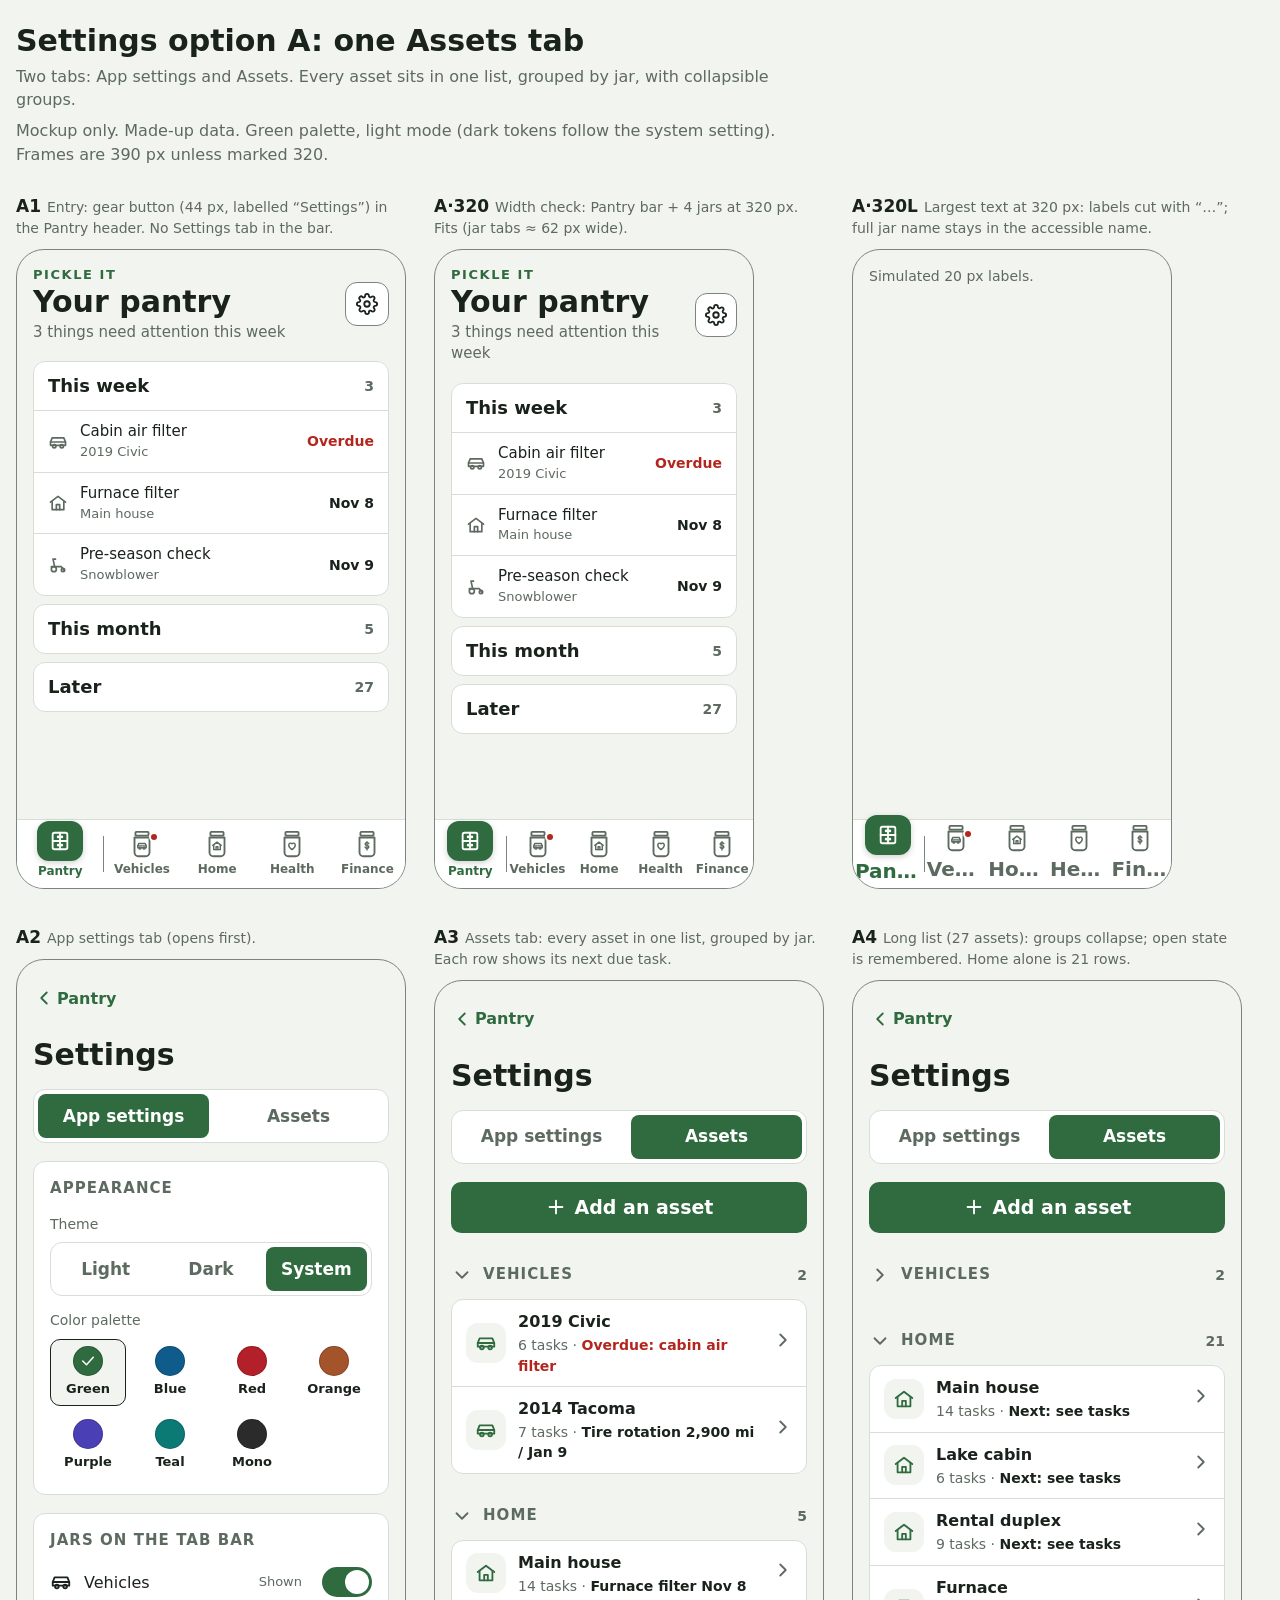
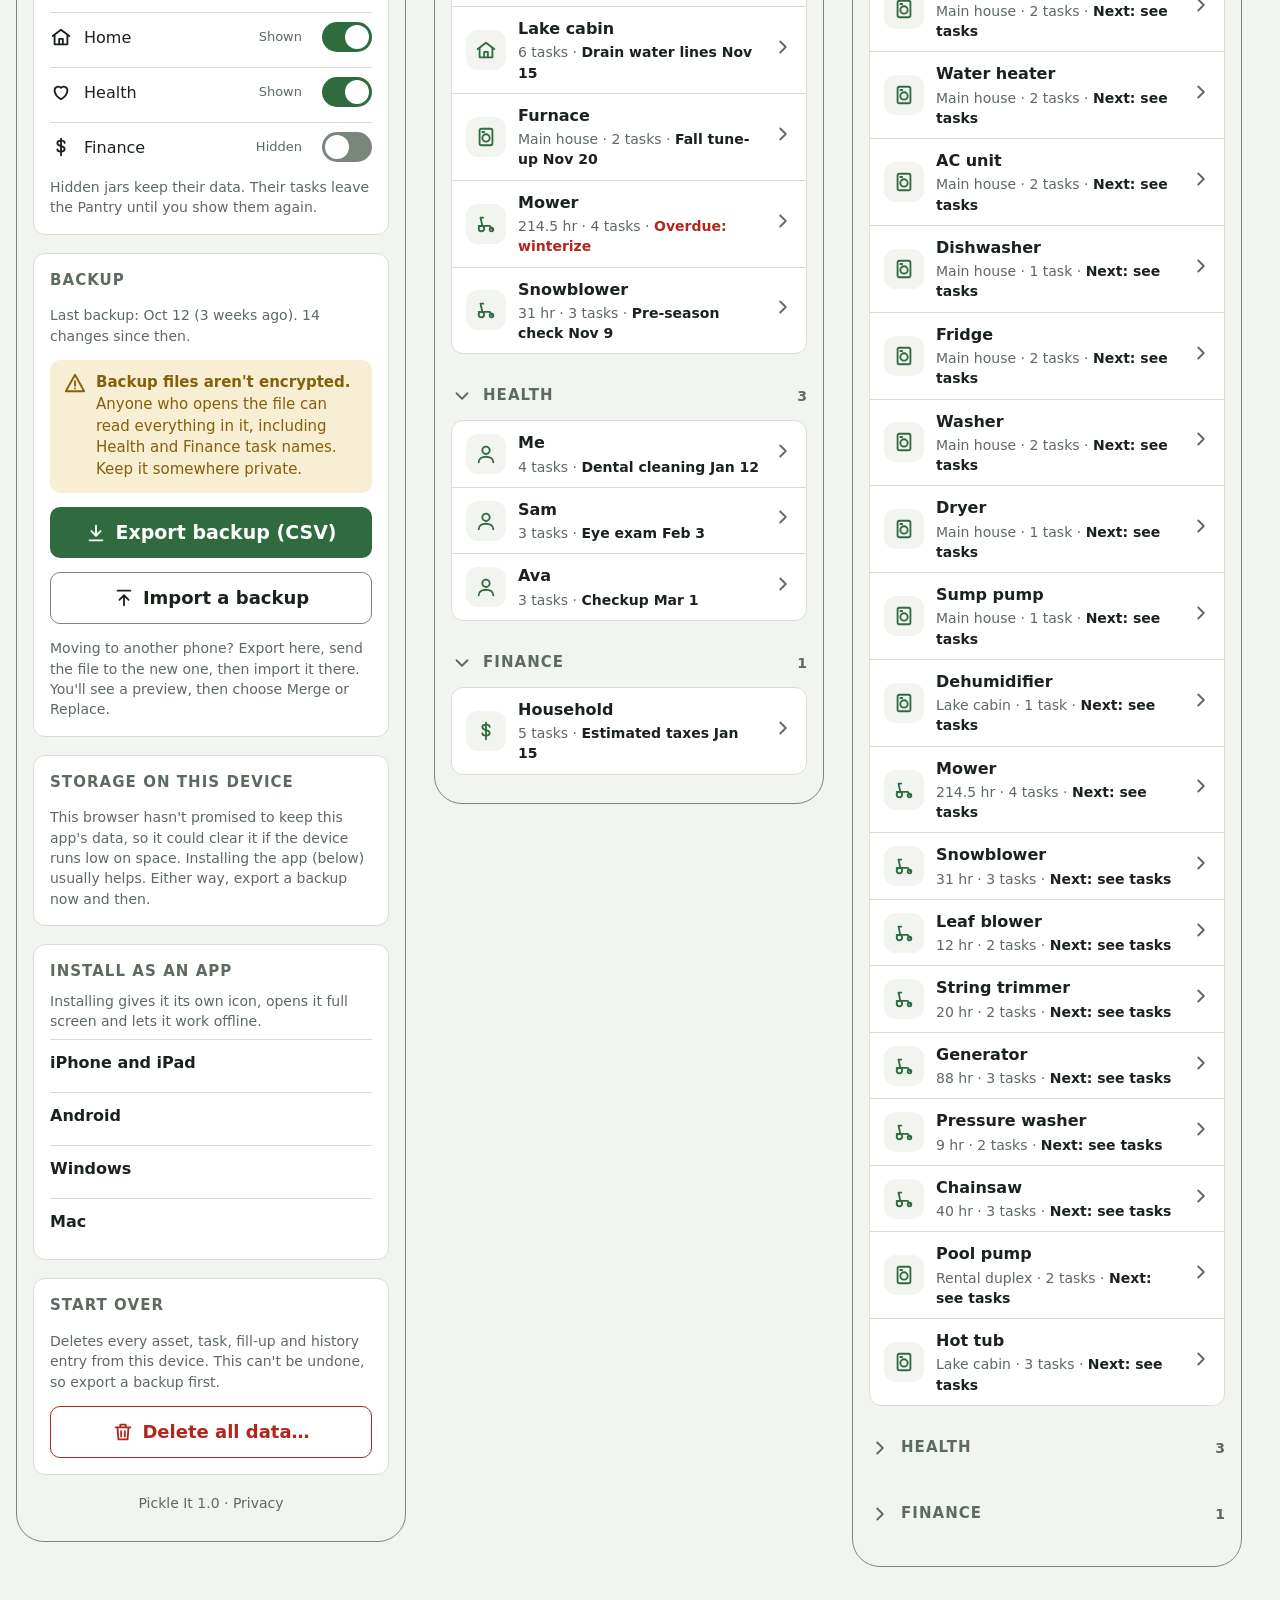
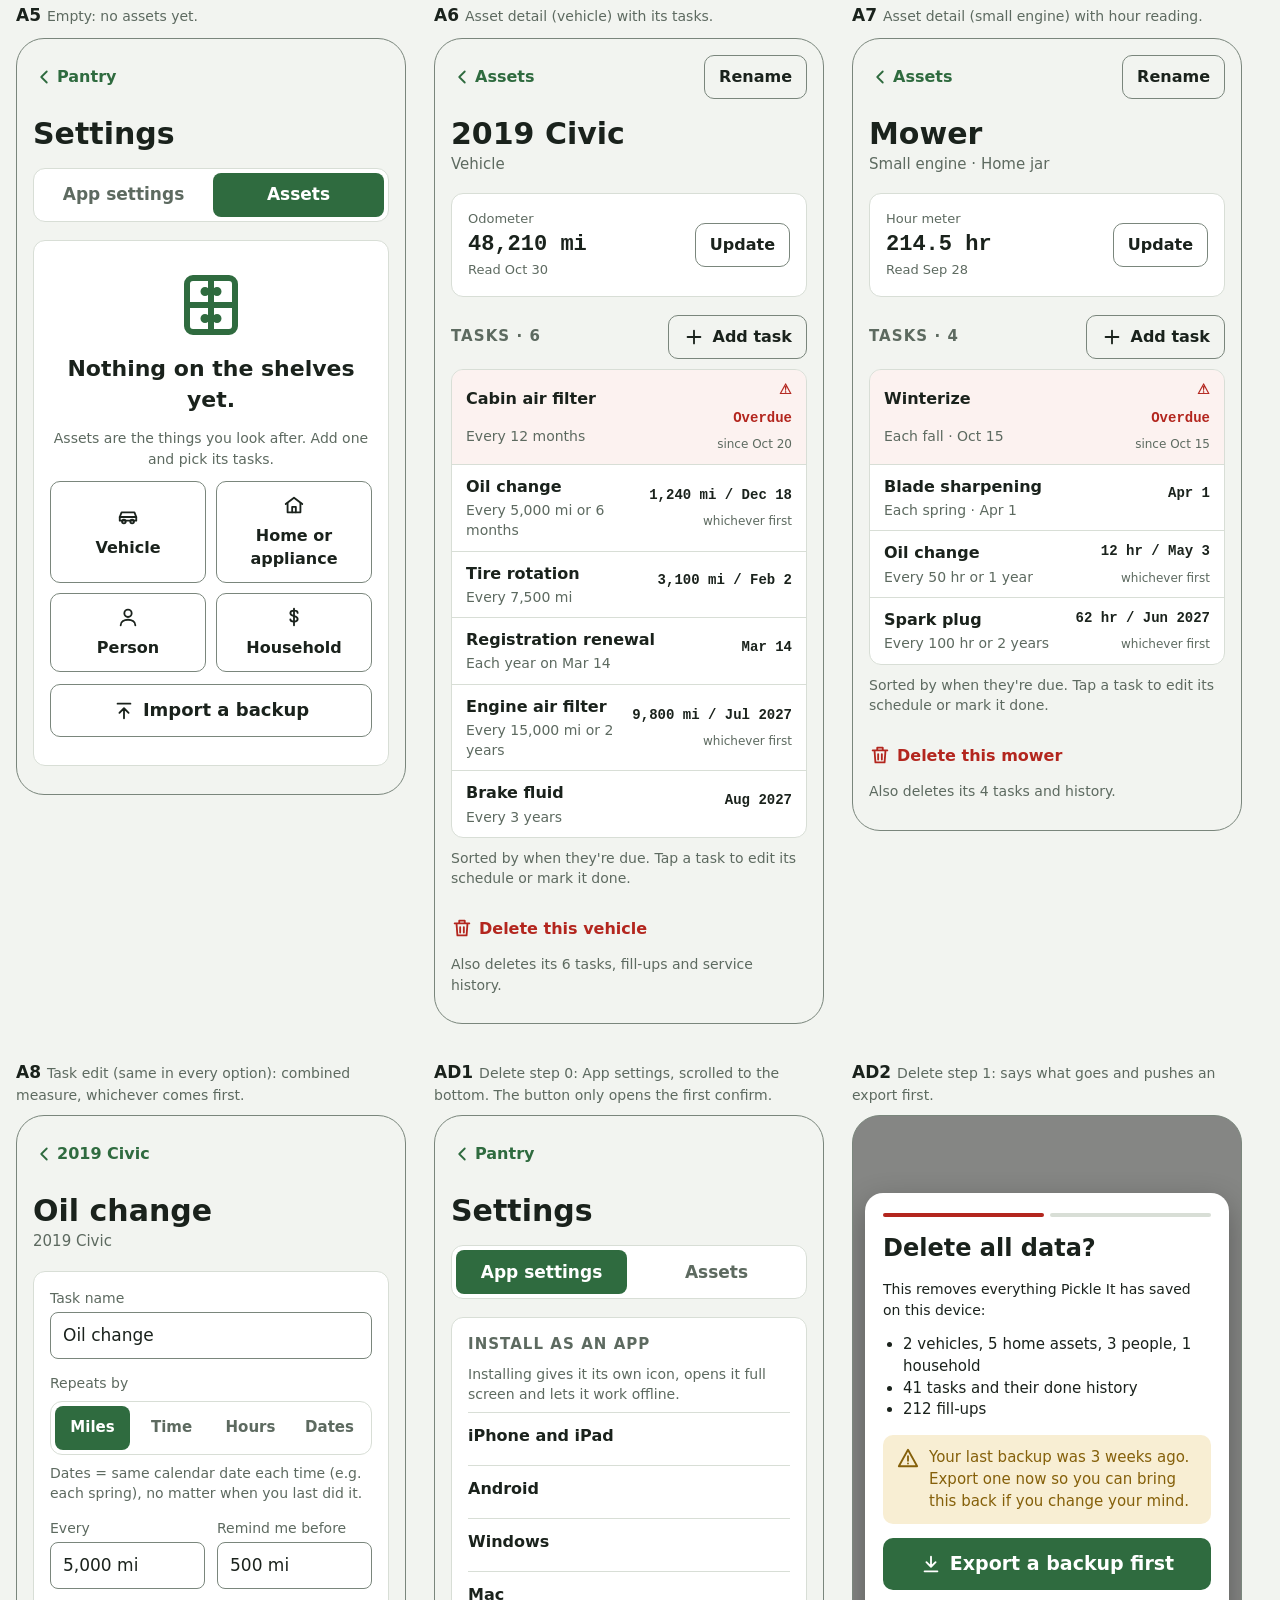
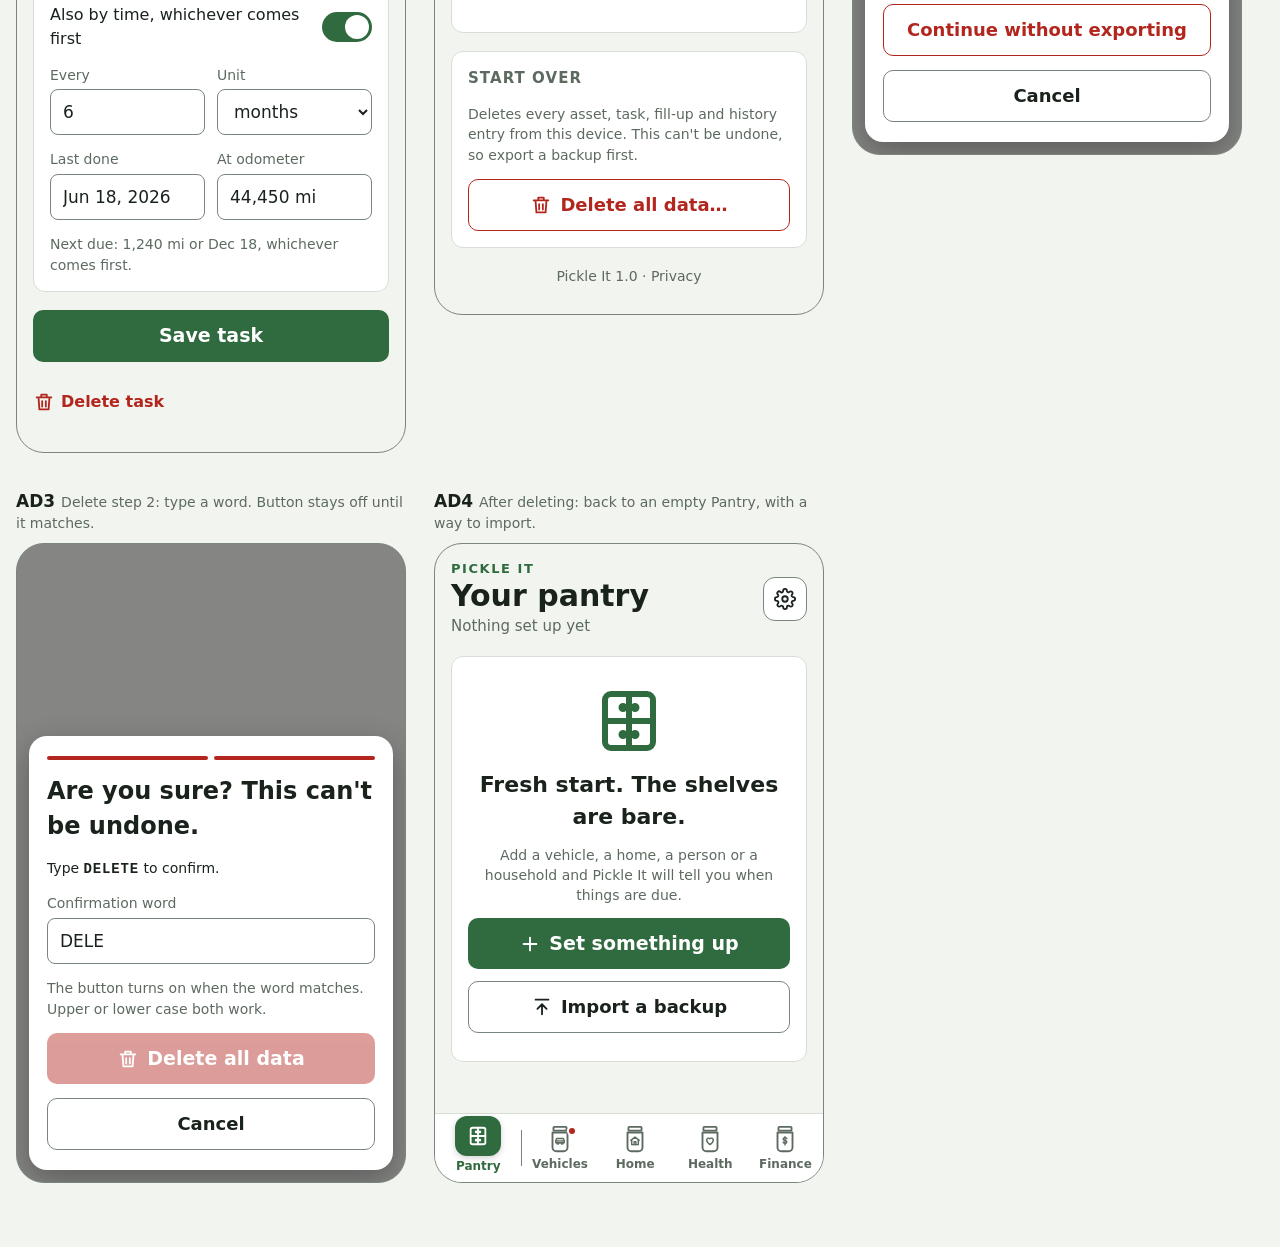
<file: docs/design/settings-option-a.html>
<!doctype html><html lang="en"><head><meta charset="utf-8"><meta name="viewport" content="width=device-width,initial-scale=1">
<title>Settings option A: one Assets tab</title><style>
:root{--bg:#f2f4f0;--surface:#fff;--ink:#1a221c;--muted:#5d6a60;--line:#d8ded6;--accent:#2f6b3f;--accent-ink:#fff;--display-fg:#c8e66a;
--ok:#1f7a5a;--ok-bg:#e1f1e8;--wait:#85600a;--wait-bg:#f8eed3;--err:#b3261e;--err-bg:#fbe9e7;--err-ink:#fff;--line-strong:#7a867c;
--font-display:"Avenir Next Condensed","Bahnschrift SemiCondensed","Bahnschrift","Roboto Condensed","sans-serif-condensed","Arial Narrow",system-ui,sans-serif;
--font-body:system-ui,-apple-system,"Segoe UI",Roboto,"Helvetica Neue",Arial,sans-serif;--font-num:ui-monospace,"SF Mono",Menlo,Consolas,"Roboto Mono",monospace;color-scheme:light}
/* Dark tokens included so the mock respects system dark mode. --err-ink and --line-strong are PROPOSED new tokens (see settings-options.md). */
@media (prefers-color-scheme:dark){:root{--bg:#0f140f;--surface:#182019;--ink:#e5ece5;--muted:#9aaa9c;--line:#2a362c;--accent:#7cc48d;--accent-ink:#0c140e;
--ok:#86d6b0;--ok-bg:#163126;--wait:#f0c46a;--wait-bg:#382b0e;--err:#ff8a80;--err-bg:#3b1714;--err-ink:#1a0b0a;--line-strong:#6f7f72;color-scheme:dark}}
*,*::before,*::after{box-sizing:border-box}
body{margin:0;background:var(--bg);color:var(--ink);font:16px/1.45 var(--font-body)}
.page{padding:24px 16px 64px;max-width:1800px;margin:0 auto}
.page>header{max-width:760px;display:grid;gap:8px;margin-bottom:28px}
.page>header p{margin:0;color:var(--muted)}
.frames{display:flex;flex-wrap:wrap;gap:36px 28px;align-items:flex-start}
figure{margin:0;display:grid;gap:10px;width:390px;max-width:100%}
figcaption{font-size:14px;color:var(--muted)}figcaption b{color:var(--ink);font-family:var(--font-display);font-size:17px;margin-right:6px}
.phone{width:390px;max-width:100%;background:var(--bg);border:1px solid var(--line-strong);border-radius:28px;overflow:hidden;position:relative;display:flex;flex-direction:column;min-height:640px}
.phone.w320{width:320px}
.scr{padding:16px 16px 28px;display:grid;gap:18px;align-content:start;flex:1}
h1{font-family:var(--font-display);font-weight:700;font-size:30px;line-height:1.1;margin:0}
h2{font-family:var(--font-display);font-weight:700;font-size:15px;text-transform:uppercase;letter-spacing:.07em;color:var(--muted);margin:0}
h3{font-family:var(--font-display);font-size:20px;margin:0}
.eyebrow{font-family:var(--font-display);font-weight:700;letter-spacing:.12em;font-size:13px;color:var(--accent);margin:0}
.sub{color:var(--muted);margin:4px 0 0;font-size:15px}.hint{color:var(--muted);font-size:14px;margin:0}
.vh{position:absolute!important;width:1px;height:1px;overflow:hidden;clip:rect(0 0 0 0);white-space:nowrap}
.ic{width:22px;height:22px;flex:none}
.card{background:var(--surface);border:1px solid var(--line);border-radius:12px;padding:16px;display:grid;gap:14px}
.row{display:flex;align-items:center;justify-content:space-between;gap:12px}
button,a.btnlike{font:inherit;cursor:pointer}
.iconbtn{width:44px;height:44px;display:grid;place-items:center;border:1px solid var(--line-strong);border-radius:12px;background:var(--surface);color:var(--ink)}
.back{display:inline-flex;align-items:center;gap:2px;min-height:44px;padding:0 8px 0 0;color:var(--accent);font-weight:600;text-decoration:none;border:0;background:none}
.save{display:flex;align-items:center;justify-content:center;gap:8px;min-height:48px;font-family:var(--font-display);font-weight:700;font-size:19px;background:var(--accent);color:var(--accent-ink);border:0;border-radius:10px;padding:12px 16px;width:100%}
.btn2{display:flex;align-items:center;justify-content:center;gap:8px;min-height:48px;font-family:var(--font-display);font-weight:700;font-size:18px;background:none;color:var(--ink);border:1px solid var(--line-strong);border-radius:10px;padding:12px 16px;width:100%}
.btn2.danger{color:var(--err);border-color:var(--err)}
.save.danger{background:var(--err);color:var(--err-ink)}
.save:disabled{opacity:.45;cursor:not-allowed}
.small{min-height:44px;font-size:16px;width:auto;padding:8px 14px}
.danger-link{background:none;border:0;color:var(--err);font-weight:600;min-height:44px;padding:0;justify-self:start;display:inline-flex;align-items:center;gap:6px}
label{display:grid;gap:4px;font-size:14px;font-weight:500;color:var(--muted)}
input[type=text],input[type=number],input[type=date],select{font:inherit;font-size:17px;color:var(--ink);background:var(--surface);border:1px solid var(--line-strong);border-radius:8px;padding:10px 12px;width:100%;min-height:46px}
.tabs{display:grid;grid-template-columns:1fr 1fr;gap:4px;padding:4px;background:var(--surface);border:1px solid var(--line);border-radius:12px}
.tabs.three{grid-template-columns:repeat(3,1fr)}.tabs.four{grid-template-columns:repeat(4,1fr)}
.tab{font-family:var(--font-display);font-weight:700;font-size:17px;background:none;color:var(--muted);border:0;border-radius:8px;min-height:44px;padding:8px 4px}
.tab[aria-selected=true],.tab[aria-pressed=true],.tab[aria-checked=true]{background:var(--accent);color:var(--accent-ink)}
.strip{display:flex;gap:4px;padding:4px;background:var(--surface);border:1px solid var(--line);border-radius:12px;overflow-x:auto;scrollbar-width:none}
.strip .tab{flex:none;display:inline-flex;align-items:center;gap:6px;padding:8px 12px;font-size:16px}
.strip .tab .ic{width:18px;height:18px}
.optlabel{font-size:14px;font-weight:500;color:var(--muted)}
.swatches{display:grid;grid-template-columns:repeat(4,1fr);gap:6px}
.sw{display:grid;justify-items:center;gap:4px;min-height:64px;padding:6px 2px;background:none;border:1px solid transparent;border-radius:10px;color:var(--ink);font-size:13px;font-weight:600}
.sw i{width:30px;height:30px;border-radius:50%;display:grid;place-items:center;color:#fff;border:1px solid rgba(0,0,0,.2)}
.sw[aria-checked=true]{border-color:var(--ink);background:var(--bg)}
.sw .ic{width:18px;height:18px}
.alert{display:flex;gap:10px;background:var(--wait-bg);color:var(--wait);border-radius:10px;padding:12px 14px;font-size:15px;font-weight:500}
.alert.bad{background:var(--err-bg);color:var(--err)}
.alert p{margin:0}
details.how{border-top:1px solid var(--line)}details.how summary{min-height:44px;display:flex;align-items:center;font-weight:600;cursor:pointer}
.toggle{display:flex;align-items:center;justify-content:space-between;gap:12px;min-height:48px;color:var(--ink);font-size:16px;font-weight:500;border-top:1px solid var(--line)}
.toggle:first-of-type{border-top:0}
.sw-ui{width:50px;height:30px;border-radius:15px;background:var(--line-strong);position:relative;flex:none}
.sw-ui::after{content:"";position:absolute;top:3px;left:3px;width:24px;height:24px;border-radius:50%;background:#fff;transition:left .1s}
[aria-checked=true] .sw-ui{background:var(--accent)}[aria-checked=true] .sw-ui::after{left:23px}
.toggle button{all:unset;display:flex;align-items:center;justify-content:space-between;gap:12px;width:100%;min-height:48px;cursor:pointer}
.toggle button:focus-visible{outline:2px solid var(--accent);outline-offset:2px}
.state{font-size:13px;color:var(--muted);margin-left:auto;margin-right:8px}
.list{display:grid;background:var(--surface);border:1px solid var(--line);border-radius:12px;overflow:hidden}
.arow{display:grid;grid-template-columns:40px 1fr auto;gap:2px 12px;align-items:center;min-height:64px;padding:10px 12px 10px 14px;border-top:1px solid var(--line);color:var(--ink);text-decoration:none}
.arow:first-child{border-top:0}
.arow .av{grid-row:1/span 2;width:40px;height:40px;border-radius:12px;background:var(--bg);color:var(--accent);display:grid;place-items:center}
.arow .nm{font-weight:600;min-width:0;overflow-wrap:anywhere}
.arow .mt{grid-column:2;font-size:14px;color:var(--muted)}
.arow .mt b{font-weight:600;color:var(--ink)}.arow .mt b.over{color:var(--err)}
.arow .ch{grid-column:3;grid-row:1/span 2;color:var(--muted)}
.trow{display:grid;grid-template-columns:1fr auto;gap:2px 12px;align-items:center;min-height:64px;padding:10px 14px;border-top:1px solid var(--line);text-decoration:none;color:var(--ink)}
.trow:first-child{border-top:0}
.trow .nm{font-weight:600}.trow .sc{grid-column:1;font-size:14px;color:var(--muted)}
.trow .due{white-space:nowrap;grid-column:2;grid-row:1/span 2;text-align:right;font-family:var(--font-num);font-variant-numeric:tabular-nums;font-size:14px;font-weight:600}
.trow .due small{display:block;font-family:var(--font-body);font-weight:500;color:var(--muted);font-size:12px}
.trow .due.over{color:var(--err)}
.trow.over{background:color-mix(in srgb,var(--err-bg) 60%,transparent)}
.sechead{display:flex;justify-content:space-between;align-items:center;gap:12px}
.grp summary{list-style:none;display:flex;align-items:center;gap:10px;min-height:48px;cursor:pointer}
.grp summary::-webkit-details-marker{display:none}
.grp summary h2{flex:1}.grp summary .cnt{font-size:14px;color:var(--muted);font-weight:600}
.grp summary .ic{transition:transform .15s;color:var(--muted)}.grp[open] summary .ic{transform:rotate(90deg)}
.grp{display:grid;gap:8px}
.chips{display:flex;flex-wrap:wrap;gap:8px}
.chip{flex:none;min-height:44px;padding:0 14px;border-radius:999px;border:1px solid var(--line-strong);background:var(--surface);color:var(--ink);font-weight:600;font-size:15px;display:inline-flex;align-items:center;gap:6px}
.chip .n{font-weight:500;color:var(--muted);font-variant-numeric:tabular-nums}
.chip[aria-pressed=true]{background:var(--accent);border-color:var(--accent);color:var(--accent-ink)}.chip[aria-pressed=true] .n{color:inherit}
.search{position:relative}.search .ic{position:absolute;left:12px;top:12px;color:var(--muted)}.search input{padding-left:42px}
.reading{display:flex;align-items:center;justify-content:space-between;gap:12px}
.reading .v{font-family:var(--font-num);font-size:22px;font-weight:600}.reading .k{font-size:13px;color:var(--muted)}
.empty{display:grid;gap:12px;justify-items:center;text-align:center;padding:28px 16px}
.empty .big{width:72px;height:72px;color:var(--accent)}
.empty p{margin:0}.empty .lead{font-family:var(--font-display);font-size:22px;font-weight:700}
.addgrid{display:grid;grid-template-columns:1fr 1fr;gap:10px;width:100%}
.addgrid .btn2{flex-direction:column;font-size:16px;min-height:76px}
.note{font-size:13px;color:var(--muted);border-left:3px solid var(--line-strong);padding:2px 0 2px 10px;margin:0}
/* Pantry entry + tab bar */
.due{display:grid;gap:8px}
.dbox{background:var(--surface);border:1px solid var(--line);border-radius:12px;overflow:hidden}
.dbox>.hd{display:flex;justify-content:space-between;align-items:center;min-height:48px;padding:0 14px;font-family:var(--font-display);font-weight:700;font-size:18px}
.dbox>.hd span{font-family:var(--font-body);font-size:14px;color:var(--muted);font-weight:600}
.drow{display:grid;grid-template-columns:22px 1fr auto;gap:0 10px;align-items:center;padding:10px 14px;border-top:1px solid var(--line);font-size:15px}
.drow .ic{width:20px;height:20px;color:var(--muted)}.drow small{display:block;color:var(--muted);font-size:13px}
.drow .w{font-weight:600;font-size:14px;text-align:right}.drow .w.over{color:var(--err)}
.tb{margin-top:auto;border-top:1px solid var(--line);background:var(--surface)}
.tb-in{display:grid;grid-template-columns:1.15fr 1px repeat(4,1fr);height:68px;align-items:center}
.tb a{position:relative;display:grid;justify-items:center;align-content:center;gap:2px;min-height:56px;color:var(--muted);text-decoration:none;font-size:12px;font-weight:600;min-width:0}
.tb a>span:not(.vh){max-width:100%;overflow:hidden;text-overflow:ellipsis;white-space:nowrap;padding:0 2px}
.tb .jar{width:30px;height:30px}
.tb .pansq{width:46px;height:40px;border-radius:12px;background:var(--accent);color:var(--accent-ink);display:grid;place-items:center;box-shadow:0 2px 6px rgba(0,0,0,.18);margin-top:-6px}
.tb .pan[aria-current=page]{color:var(--accent)}
.tb .div{width:1px;height:36px;background:var(--line-strong)}
.tb .dot{position:absolute;top:6px;left:calc(50% + 7px);width:10px;height:10px;border-radius:50%;background:var(--err);border:2px solid var(--surface)}
.tb.big-text a{font-size:20px}
/* Dialog mock */
.dim{background:color-mix(in srgb,#000 45%,var(--bg))}
.dlg{margin:auto 12px 12px;background:var(--surface);border-radius:18px;padding:20px 18px;display:grid;gap:14px;box-shadow:0 10px 30px rgba(0,0,0,.3)}
.dlg h2{color:var(--ink);text-transform:none;letter-spacing:0;font-size:24px}
.dlg ul{margin:0;padding-left:20px;color:var(--ink);font-size:15px}
.steps{display:flex;gap:6px;margin:0;padding:0;list-style:none}.steps li{flex:1;height:4px;border-radius:2px;background:var(--line)}.steps li.on{background:var(--err)}
.mono{font-family:var(--font-num);font-weight:700;letter-spacing:.06em}
:focus-visible{outline:2px solid var(--accent);outline-offset:2px}
</style></head><body><main class="page"><header><h1>Settings option A: one Assets tab</h1><p>Two tabs: App settings and Assets. Every asset sits in one list, grouped by jar, with collapsible groups.</p><p>Mockup only. Made-up data. Green palette, light mode (dark tokens follow the system setting). Frames are 390 px unless marked 320.</p></header>
<div class="frames"><figure><figcaption><b>A1</b>Entry: gear button (44 px, labelled “Settings”) in the Pantry header. No Settings tab in the bar.</figcaption><div class="phone "><div class="scr"><div class="row"><div><p class="eyebrow">PICKLE IT</p><h1>Your pantry</h1>
<p class="sub">3 things need attention this week</p></div>
<button class="iconbtn" type="button" aria-label="Settings"><svg class="ic" viewBox="0 0 24 24" fill="none" stroke="currentColor" stroke-width="2" stroke-linecap="round" stroke-linejoin="round" aria-hidden="true"><circle cx="12" cy="12" r="3"/><path d="M19.4 15a1.65 1.65 0 0 0 .33 1.82l.06.06a2 2 0 1 1-2.83 2.83l-.06-.06a1.65 1.65 0 0 0-1.82-.33 1.65 1.65 0 0 0-1 1.51V21a2 2 0 1 1-4 0v-.09A1.65 1.65 0 0 0 9 19.4a1.65 1.65 0 0 0-1.82.33l-.06.06a2 2 0 1 1-2.83-2.83l.06-.06A1.65 1.65 0 0 0 4.68 15a1.65 1.65 0 0 0-1.51-1H3a2 2 0 1 1 0-4h.09A1.65 1.65 0 0 0 4.6 9a1.65 1.65 0 0 0-.33-1.82l-.06-.06a2 2 0 1 1 2.83-2.83l.06.06A1.65 1.65 0 0 0 9 4.68a1.65 1.65 0 0 0 1-1.51V3a2 2 0 1 1 4 0v.09a1.65 1.65 0 0 0 1 1.51 1.65 1.65 0 0 0 1.82-.33l.06-.06a2 2 0 1 1 2.83 2.83l-.06.06A1.65 1.65 0 0 0 19.4 9a1.65 1.65 0 0 0 1.51 1H21a2 2 0 1 1 0 4h-.09a1.65 1.65 0 0 0-1.51 1z"/></svg></button></div><div class="due"><div class="dbox"><div class="hd">This week<span>3</span></div><div class="drow"><svg class="ic" viewBox="0 0 24 24" fill="none" stroke="currentColor" stroke-width="2" stroke-linecap="round" stroke-linejoin="round" aria-hidden="true"><path d="M3 16v-4l2-5h14l2 5v4z"/><circle cx="7.5" cy="17" r="2"/><circle cx="16.5" cy="17" r="2"/><path d="M3 12h18"/></svg><div>Cabin air filter<small>2019 Civic</small></div><span class="w over">Overdue</span></div><div class="drow"><svg class="ic" viewBox="0 0 24 24" fill="none" stroke="currentColor" stroke-width="2" stroke-linecap="round" stroke-linejoin="round" aria-hidden="true"><path d="M3 11l9-7 9 7"/><path d="M5 10v10h14V10"/><path d="M10 20v-6h4v6"/></svg><div>Furnace filter<small>Main house</small></div><span class="w">Nov 8</span></div><div class="drow"><svg class="ic" viewBox="0 0 24 24" fill="none" stroke="currentColor" stroke-width="2" stroke-linecap="round" stroke-linejoin="round" aria-hidden="true"><circle cx="7" cy="17" r="3"/><circle cx="18" cy="18" r="2"/><path d="M4 14h12l3 4"/><path d="M8 14l-2-9h3"/></svg><div>Pre-season check<small>Snowblower</small></div><span class="w">Nov 9</span></div></div>
<div class="dbox"><div class="hd">This month<span>5</span></div></div><div class="dbox"><div class="hd">Later<span>27</span></div></div></div></div><nav class="tb" aria-label="Pantry and jars"><div class="tb-in">
<a class="pan" href="#" aria-current="page"><span class="pansq"><svg class="ic" viewBox="0 0 24 24" fill="none" stroke="currentColor" stroke-width="2" stroke-linecap="round" stroke-linejoin="round" aria-hidden="true"><rect x="4" y="3" width="16" height="18" rx="2"/><path d="M12 3v18M4 12h16"/><path d="M10 7.5h0M14 7.5h0M10 16.5h0M14 16.5h0" stroke-width="3"/></svg></span><span>Pantry</span></a><span class="div" aria-hidden="true"></span><a href="#"><svg class="jar" viewBox="0 0 32 32" fill="none" stroke="currentColor" stroke-width="2" stroke-linejoin="round" aria-hidden="true"><rect x="9" y="3" width="14" height="4" rx="1"/><path d="M8 9h16v16a4 4 0 0 1-4 4h-8a4 4 0 0 1-4-4z"/><g transform="translate(10 12) scale(.5)" stroke-width="3" stroke-linecap="round"><path d="M3 16v-4l2-5h14l2 5v4z"/><circle cx="7.5" cy="17" r="2"/><circle cx="16.5" cy="17" r="2"/><path d="M3 12h18"/></g></svg><span>Vehicles</span><i class=dot aria-hidden=true></i><span class=vh>, has items due this week</span></a><a href="#"><svg class="jar" viewBox="0 0 32 32" fill="none" stroke="currentColor" stroke-width="2" stroke-linejoin="round" aria-hidden="true"><rect x="9" y="3" width="14" height="4" rx="1"/><path d="M8 9h16v16a4 4 0 0 1-4 4h-8a4 4 0 0 1-4-4z"/><g transform="translate(10 12) scale(.5)" stroke-width="3" stroke-linecap="round"><path d="M3 11l9-7 9 7"/><path d="M5 10v10h14V10"/><path d="M10 20v-6h4v6"/></g></svg><span>Home</span></a><a href="#"><svg class="jar" viewBox="0 0 32 32" fill="none" stroke="currentColor" stroke-width="2" stroke-linejoin="round" aria-hidden="true"><rect x="9" y="3" width="14" height="4" rx="1"/><path d="M8 9h16v16a4 4 0 0 1-4 4h-8a4 4 0 0 1-4-4z"/><g transform="translate(10 12) scale(.5)" stroke-width="3" stroke-linecap="round"><path d="M12 20s-7-4.5-7-10a4 4 0 0 1 7-2.5A4 4 0 0 1 19 10c0 5.5-7 10-7 10z"/></g></svg><span>Health</span></a><a href="#"><svg class="jar" viewBox="0 0 32 32" fill="none" stroke="currentColor" stroke-width="2" stroke-linejoin="round" aria-hidden="true"><rect x="9" y="3" width="14" height="4" rx="1"/><path d="M8 9h16v16a4 4 0 0 1-4 4h-8a4 4 0 0 1-4-4z"/><g transform="translate(10 12) scale(.5)" stroke-width="3" stroke-linecap="round"><path d="M12 3v18"/><path d="M16 7.5C16 6 14.2 5 12 5s-4 1-4 2.75S9.8 10.5 12 11s4 1.25 4 3.25S14.2 17 12 17s-4-1-4-2.5"/></g></svg><span>Finance</span></a></div></nav></div></figure><figure><figcaption><b>A·320</b>Width check: Pantry bar + 4 jars at 320 px. Fits (jar tabs ≈ 62 px wide).</figcaption><div class="phone w320"><div class="scr"><div class="row"><div><p class="eyebrow">PICKLE IT</p><h1>Your pantry</h1>
<p class="sub">3 things need attention this week</p></div>
<button class="iconbtn" type="button" aria-label="Settings"><svg class="ic" viewBox="0 0 24 24" fill="none" stroke="currentColor" stroke-width="2" stroke-linecap="round" stroke-linejoin="round" aria-hidden="true"><circle cx="12" cy="12" r="3"/><path d="M19.4 15a1.65 1.65 0 0 0 .33 1.82l.06.06a2 2 0 1 1-2.83 2.83l-.06-.06a1.65 1.65 0 0 0-1.82-.33 1.65 1.65 0 0 0-1 1.51V21a2 2 0 1 1-4 0v-.09A1.65 1.65 0 0 0 9 19.4a1.65 1.65 0 0 0-1.82.33l-.06.06a2 2 0 1 1-2.83-2.83l.06-.06A1.65 1.65 0 0 0 4.68 15a1.65 1.65 0 0 0-1.51-1H3a2 2 0 1 1 0-4h.09A1.65 1.65 0 0 0 4.6 9a1.65 1.65 0 0 0-.33-1.82l-.06-.06a2 2 0 1 1 2.83-2.83l.06.06A1.65 1.65 0 0 0 9 4.68a1.65 1.65 0 0 0 1-1.51V3a2 2 0 1 1 4 0v.09a1.65 1.65 0 0 0 1 1.51 1.65 1.65 0 0 0 1.82-.33l.06-.06a2 2 0 1 1 2.83 2.83l-.06.06A1.65 1.65 0 0 0 19.4 9a1.65 1.65 0 0 0 1.51 1H21a2 2 0 1 1 0 4h-.09a1.65 1.65 0 0 0-1.51 1z"/></svg></button></div><div class="due"><div class="dbox"><div class="hd">This week<span>3</span></div><div class="drow"><svg class="ic" viewBox="0 0 24 24" fill="none" stroke="currentColor" stroke-width="2" stroke-linecap="round" stroke-linejoin="round" aria-hidden="true"><path d="M3 16v-4l2-5h14l2 5v4z"/><circle cx="7.5" cy="17" r="2"/><circle cx="16.5" cy="17" r="2"/><path d="M3 12h18"/></svg><div>Cabin air filter<small>2019 Civic</small></div><span class="w over">Overdue</span></div><div class="drow"><svg class="ic" viewBox="0 0 24 24" fill="none" stroke="currentColor" stroke-width="2" stroke-linecap="round" stroke-linejoin="round" aria-hidden="true"><path d="M3 11l9-7 9 7"/><path d="M5 10v10h14V10"/><path d="M10 20v-6h4v6"/></svg><div>Furnace filter<small>Main house</small></div><span class="w">Nov 8</span></div><div class="drow"><svg class="ic" viewBox="0 0 24 24" fill="none" stroke="currentColor" stroke-width="2" stroke-linecap="round" stroke-linejoin="round" aria-hidden="true"><circle cx="7" cy="17" r="3"/><circle cx="18" cy="18" r="2"/><path d="M4 14h12l3 4"/><path d="M8 14l-2-9h3"/></svg><div>Pre-season check<small>Snowblower</small></div><span class="w">Nov 9</span></div></div>
<div class="dbox"><div class="hd">This month<span>5</span></div></div><div class="dbox"><div class="hd">Later<span>27</span></div></div></div></div><nav class="tb" aria-label="Pantry and jars"><div class="tb-in">
<a class="pan" href="#" aria-current="page"><span class="pansq"><svg class="ic" viewBox="0 0 24 24" fill="none" stroke="currentColor" stroke-width="2" stroke-linecap="round" stroke-linejoin="round" aria-hidden="true"><rect x="4" y="3" width="16" height="18" rx="2"/><path d="M12 3v18M4 12h16"/><path d="M10 7.5h0M14 7.5h0M10 16.5h0M14 16.5h0" stroke-width="3"/></svg></span><span>Pantry</span></a><span class="div" aria-hidden="true"></span><a href="#"><svg class="jar" viewBox="0 0 32 32" fill="none" stroke="currentColor" stroke-width="2" stroke-linejoin="round" aria-hidden="true"><rect x="9" y="3" width="14" height="4" rx="1"/><path d="M8 9h16v16a4 4 0 0 1-4 4h-8a4 4 0 0 1-4-4z"/><g transform="translate(10 12) scale(.5)" stroke-width="3" stroke-linecap="round"><path d="M3 16v-4l2-5h14l2 5v4z"/><circle cx="7.5" cy="17" r="2"/><circle cx="16.5" cy="17" r="2"/><path d="M3 12h18"/></g></svg><span>Vehicles</span><i class=dot aria-hidden=true></i><span class=vh>, has items due this week</span></a><a href="#"><svg class="jar" viewBox="0 0 32 32" fill="none" stroke="currentColor" stroke-width="2" stroke-linejoin="round" aria-hidden="true"><rect x="9" y="3" width="14" height="4" rx="1"/><path d="M8 9h16v16a4 4 0 0 1-4 4h-8a4 4 0 0 1-4-4z"/><g transform="translate(10 12) scale(.5)" stroke-width="3" stroke-linecap="round"><path d="M3 11l9-7 9 7"/><path d="M5 10v10h14V10"/><path d="M10 20v-6h4v6"/></g></svg><span>Home</span></a><a href="#"><svg class="jar" viewBox="0 0 32 32" fill="none" stroke="currentColor" stroke-width="2" stroke-linejoin="round" aria-hidden="true"><rect x="9" y="3" width="14" height="4" rx="1"/><path d="M8 9h16v16a4 4 0 0 1-4 4h-8a4 4 0 0 1-4-4z"/><g transform="translate(10 12) scale(.5)" stroke-width="3" stroke-linecap="round"><path d="M12 20s-7-4.5-7-10a4 4 0 0 1 7-2.5A4 4 0 0 1 19 10c0 5.5-7 10-7 10z"/></g></svg><span>Health</span></a><a href="#"><svg class="jar" viewBox="0 0 32 32" fill="none" stroke="currentColor" stroke-width="2" stroke-linejoin="round" aria-hidden="true"><rect x="9" y="3" width="14" height="4" rx="1"/><path d="M8 9h16v16a4 4 0 0 1-4 4h-8a4 4 0 0 1-4-4z"/><g transform="translate(10 12) scale(.5)" stroke-width="3" stroke-linecap="round"><path d="M12 3v18"/><path d="M16 7.5C16 6 14.2 5 12 5s-4 1-4 2.75S9.8 10.5 12 11s4 1.25 4 3.25S14.2 17 12 17s-4-1-4-2.5"/></g></svg><span>Finance</span></a></div></nav></div></figure><figure><figcaption><b>A·320L</b>Largest text at 320 px: labels cut with “…”; full jar name stays in the accessible name.</figcaption><div class="phone w320"><div class="scr"><p class="hint">Simulated 20 px labels.</p></div><nav class="tb big-text" aria-label="Pantry and jars"><div class="tb-in">
<a class="pan" href="#" aria-current="page"><span class="pansq"><svg class="ic" viewBox="0 0 24 24" fill="none" stroke="currentColor" stroke-width="2" stroke-linecap="round" stroke-linejoin="round" aria-hidden="true"><rect x="4" y="3" width="16" height="18" rx="2"/><path d="M12 3v18M4 12h16"/><path d="M10 7.5h0M14 7.5h0M10 16.5h0M14 16.5h0" stroke-width="3"/></svg></span><span>Pantry</span></a><span class="div" aria-hidden="true"></span><a href="#"><svg class="jar" viewBox="0 0 32 32" fill="none" stroke="currentColor" stroke-width="2" stroke-linejoin="round" aria-hidden="true"><rect x="9" y="3" width="14" height="4" rx="1"/><path d="M8 9h16v16a4 4 0 0 1-4 4h-8a4 4 0 0 1-4-4z"/><g transform="translate(10 12) scale(.5)" stroke-width="3" stroke-linecap="round"><path d="M3 16v-4l2-5h14l2 5v4z"/><circle cx="7.5" cy="17" r="2"/><circle cx="16.5" cy="17" r="2"/><path d="M3 12h18"/></g></svg><span>Vehicles</span><i class=dot aria-hidden=true></i><span class=vh>, has items due this week</span></a><a href="#"><svg class="jar" viewBox="0 0 32 32" fill="none" stroke="currentColor" stroke-width="2" stroke-linejoin="round" aria-hidden="true"><rect x="9" y="3" width="14" height="4" rx="1"/><path d="M8 9h16v16a4 4 0 0 1-4 4h-8a4 4 0 0 1-4-4z"/><g transform="translate(10 12) scale(.5)" stroke-width="3" stroke-linecap="round"><path d="M3 11l9-7 9 7"/><path d="M5 10v10h14V10"/><path d="M10 20v-6h4v6"/></g></svg><span>Home</span></a><a href="#"><svg class="jar" viewBox="0 0 32 32" fill="none" stroke="currentColor" stroke-width="2" stroke-linejoin="round" aria-hidden="true"><rect x="9" y="3" width="14" height="4" rx="1"/><path d="M8 9h16v16a4 4 0 0 1-4 4h-8a4 4 0 0 1-4-4z"/><g transform="translate(10 12) scale(.5)" stroke-width="3" stroke-linecap="round"><path d="M12 20s-7-4.5-7-10a4 4 0 0 1 7-2.5A4 4 0 0 1 19 10c0 5.5-7 10-7 10z"/></g></svg><span>Health</span></a><a href="#"><svg class="jar" viewBox="0 0 32 32" fill="none" stroke="currentColor" stroke-width="2" stroke-linejoin="round" aria-hidden="true"><rect x="9" y="3" width="14" height="4" rx="1"/><path d="M8 9h16v16a4 4 0 0 1-4 4h-8a4 4 0 0 1-4-4z"/><g transform="translate(10 12) scale(.5)" stroke-width="3" stroke-linecap="round"><path d="M12 3v18"/><path d="M16 7.5C16 6 14.2 5 12 5s-4 1-4 2.75S9.8 10.5 12 11s4 1.25 4 3.25S14.2 17 12 17s-4-1-4-2.5"/></g></svg><span>Finance</span></a></div></nav></div></figure><figure><figcaption><b>A2</b>App settings tab (opens first).</figcaption><div class="phone "><div class="scr"><div class="row"><a class="back" href="#"><svg class="ic" viewBox="0 0 24 24" fill="none" stroke="currentColor" stroke-width="2" stroke-linecap="round" stroke-linejoin="round" aria-hidden="true"><path d="M15 6l-6 6 6 6"/></svg>Pantry</a></div><h1>Settings</h1>
<div class="tabs" role="tablist" aria-label="Settings sections"><button class="tab" role="tab" type="button" id="t1" aria-selected="true" aria-controls="p3" tabindex="0">App settings</button><button class="tab" role="tab" type="button" id="t2" aria-selected="false" aria-controls="t2p" tabindex="-1">Assets</button></div><div role="tabpanel" id="p3" aria-labelledby="t1" tabindex="0" style="display:grid;gap:18px"><section class="card" aria-labelledby="l4h"><h2 id="l4h">Appearance</h2>
<div style="display:grid;gap:8px"><span class="optlabel" id="l4">Theme</span><div class="tabs three" role="radiogroup" aria-labelledby="l4">
<button class="tab" role="radio" type="button" aria-checked="false" tabindex="-1">Light</button><button class="tab" role="radio" type="button" aria-checked="false" tabindex="-1">Dark</button><button class="tab" role="radio" type="button" aria-checked="true">System</button></div></div>
<div style="display:grid;gap:8px"><span class="optlabel" id="l5">Color palette</span><div class="swatches" role="radiogroup" aria-labelledby="l5"><button class="sw" type="button" role="radio" aria-checked="true" tabindex="0"><i style="background:#2f6b3f"><svg class="ic" viewBox="0 0 24 24" fill="none" stroke="currentColor" stroke-width="2" stroke-linecap="round" stroke-linejoin="round" aria-hidden="true"><path d="M5 12l5 5 9-10"/></svg></i>Green</button><button class="sw" type="button" role="radio" aria-checked="false" tabindex="-1"><i style="background:#0f5c8c"></i>Blue</button><button class="sw" type="button" role="radio" aria-checked="false" tabindex="-1"><i style="background:#b3202a"></i>Red</button><button class="sw" type="button" role="radio" aria-checked="false" tabindex="-1"><i style="background:#a4542a"></i>Orange</button><button class="sw" type="button" role="radio" aria-checked="false" tabindex="-1"><i style="background:#4b3fb5"></i>Purple</button><button class="sw" type="button" role="radio" aria-checked="false" tabindex="-1"><i style="background:#0b7a75"></i>Teal</button><button class="sw" type="button" role="radio" aria-checked="false" tabindex="-1"><i style="background:#2b2b2b"></i>Mono</button></div></div></section><section class="card" aria-labelledby="l4j" style="gap:6px"><h2 id="l4j">Jars on the tab bar</h2><div class="toggle"><button type="button" role="switch" aria-checked="true"><svg class="ic" viewBox="0 0 24 24" fill="none" stroke="currentColor" stroke-width="2" stroke-linecap="round" stroke-linejoin="round" aria-hidden="true"><path d="M3 16v-4l2-5h14l2 5v4z"/><circle cx="7.5" cy="17" r="2"/><circle cx="16.5" cy="17" r="2"/><path d="M3 12h18"/></svg><span style="flex:1">Vehicles</span><span class="state">Shown</span><span class="sw-ui"></span></button></div><div class="toggle"><button type="button" role="switch" aria-checked="true"><svg class="ic" viewBox="0 0 24 24" fill="none" stroke="currentColor" stroke-width="2" stroke-linecap="round" stroke-linejoin="round" aria-hidden="true"><path d="M3 11l9-7 9 7"/><path d="M5 10v10h14V10"/><path d="M10 20v-6h4v6"/></svg><span style="flex:1">Home</span><span class="state">Shown</span><span class="sw-ui"></span></button></div><div class="toggle"><button type="button" role="switch" aria-checked="true"><svg class="ic" viewBox="0 0 24 24" fill="none" stroke="currentColor" stroke-width="2" stroke-linecap="round" stroke-linejoin="round" aria-hidden="true"><path d="M12 20s-7-4.5-7-10a4 4 0 0 1 7-2.5A4 4 0 0 1 19 10c0 5.5-7 10-7 10z"/></svg><span style="flex:1">Health</span><span class="state">Shown</span><span class="sw-ui"></span></button></div><div class="toggle"><button type="button" role="switch" aria-checked="false"><svg class="ic" viewBox="0 0 24 24" fill="none" stroke="currentColor" stroke-width="2" stroke-linecap="round" stroke-linejoin="round" aria-hidden="true"><path d="M12 3v18"/><path d="M16 7.5C16 6 14.2 5 12 5s-4 1-4 2.75S9.8 10.5 12 11s4 1.25 4 3.25S14.2 17 12 17s-4-1-4-2.5"/></svg><span style="flex:1">Finance</span><span class="state">Hidden</span><span class="sw-ui"></span></button></div>
<p class="hint">Hidden jars keep their data. Their tasks leave the Pantry until you show them again.</p></section><section class="card" aria-labelledby="l4b"><h2 id="l4b">Backup</h2>
<p class="hint">Last backup: Oct 12 (3 weeks ago). 14 changes since then.</p>
<div class="alert" role="note"><svg class="ic" viewBox="0 0 24 24" fill="none" stroke="currentColor" stroke-width="2" stroke-linecap="round" stroke-linejoin="round" aria-hidden="true"><path d="M12 3l10 18H2z"/><path d="M12 10v5M12 18h0"/></svg><p><strong>Backup files aren't encrypted.</strong> Anyone who opens the file can read everything in it, including Health and Finance task names. Keep it somewhere private.</p></div>
<button class="save" type="button"><svg class="ic" viewBox="0 0 24 24" fill="none" stroke="currentColor" stroke-width="2" stroke-linecap="round" stroke-linejoin="round" aria-hidden="true"><path d="M12 4v11M7 10l5 5 5-5M5 20h14"/></svg>Export backup (CSV)</button>
<button class="btn2" type="button"><svg class="ic" viewBox="0 0 24 24" fill="none" stroke="currentColor" stroke-width="2" stroke-linecap="round" stroke-linejoin="round" aria-hidden="true"><path d="M12 20V9M7 14l5-5 5 5M5 4h14"/></svg>Import a backup</button>
<p class="hint">Moving to another phone? Export here, send the file to the new one, then import it there. You'll see a preview, then choose Merge or Replace.</p></section><section class="card" aria-labelledby="l4s"><h2 id="l4s">Storage on this device</h2>
<p class="hint">This browser hasn't promised to keep this app's data, so it could clear it if the device runs low on space. Installing the app (below) usually helps. Either way, export a backup now and then.</p></section><section class="card" aria-labelledby="l4i" style="gap:8px"><h2 id="l4i">Install as an app</h2>
<p class="hint">Installing gives it its own icon, opens it full screen and lets it work offline.</p>
<details class="how"><summary>iPhone and iPad</summary><ol class="hint"><li>Open this page in Safari.</li><li>Tap Share, then Add to Home Screen.</li></ol></details>
<details class="how"><summary>Android</summary></details><details class="how"><summary>Windows</summary></details><details class="how"><summary>Mac</summary></details></section><section class="card" aria-labelledby="l4d"><h2 id="l4d">Start over</h2>
<p class="hint">Deletes every asset, task, fill-up and history entry from this device. This can't be undone, so export a backup first.</p>
<button class="btn2 danger" type="button"><svg class="ic" viewBox="0 0 24 24" fill="none" stroke="currentColor" stroke-width="2" stroke-linecap="round" stroke-linejoin="round" aria-hidden="true"><path d="M4 7h16M10 11v6M14 11v6M6 7l1 13h10l1-13M9 7V4h6v3"/></svg>Delete all data…</button></section><p class="hint" style="text-align:center">Pickle It 1.0 · Privacy</p></div></div></div></figure><figure><figcaption><b>A3</b>Assets tab: every asset in one list, grouped by jar. Each row shows its next due task.</figcaption><div class="phone "><div class="scr"><div class="row"><a class="back" href="#"><svg class="ic" viewBox="0 0 24 24" fill="none" stroke="currentColor" stroke-width="2" stroke-linecap="round" stroke-linejoin="round" aria-hidden="true"><path d="M15 6l-6 6 6 6"/></svg>Pantry</a></div><h1>Settings</h1>
<div class="tabs" role="tablist" aria-label="Settings sections"><button class="tab" role="tab" type="button" id="t6" aria-selected="false" aria-controls="t6p" tabindex="-1">App settings</button><button class="tab" role="tab" type="button" id="t7" aria-selected="true" aria-controls="p8" tabindex="0">Assets</button></div><div role="tabpanel" id="p8" aria-labelledby="t7" tabindex="0" style="display:grid;gap:18px"><button class="save" type="button"><svg class="ic" viewBox="0 0 24 24" fill="none" stroke="currentColor" stroke-width="2" stroke-linecap="round" stroke-linejoin="round" aria-hidden="true"><path d="M12 5v14M5 12h14"/></svg>Add an asset</button><details class="grp" open><summary><svg class="ic" viewBox="0 0 24 24" fill="none" stroke="currentColor" stroke-width="2" stroke-linecap="round" stroke-linejoin="round" aria-hidden="true"><path d="M9 6l6 6-6 6"/></svg><h2>Vehicles</h2><span class="cnt">2</span></summary>
<div class="list"><a class="arow" href="#"><span class="av"><svg class="ic" viewBox="0 0 24 24" fill="none" stroke="currentColor" stroke-width="2" stroke-linecap="round" stroke-linejoin="round" aria-hidden="true"><path d="M3 16v-4l2-5h14l2 5v4z"/><circle cx="7.5" cy="17" r="2"/><circle cx="16.5" cy="17" r="2"/><path d="M3 12h18"/></svg></span><span class="nm">2019 Civic</span><span class="ch"><svg class="ic" viewBox="0 0 24 24" fill="none" stroke="currentColor" stroke-width="2" stroke-linecap="round" stroke-linejoin="round" aria-hidden="true"><path d="M9 6l6 6-6 6"/></svg></span>
<span class="mt">6 tasks · <b class="over">Overdue: cabin air filter</b></span></a><a class="arow" href="#"><span class="av"><svg class="ic" viewBox="0 0 24 24" fill="none" stroke="currentColor" stroke-width="2" stroke-linecap="round" stroke-linejoin="round" aria-hidden="true"><path d="M3 16v-4l2-5h14l2 5v4z"/><circle cx="7.5" cy="17" r="2"/><circle cx="16.5" cy="17" r="2"/><path d="M3 12h18"/></svg></span><span class="nm">2014 Tacoma</span><span class="ch"><svg class="ic" viewBox="0 0 24 24" fill="none" stroke="currentColor" stroke-width="2" stroke-linecap="round" stroke-linejoin="round" aria-hidden="true"><path d="M9 6l6 6-6 6"/></svg></span>
<span class="mt">7 tasks · <b class="">Tire rotation 2,900 mi / Jan 9</b></span></a></div></details><details class="grp" open><summary><svg class="ic" viewBox="0 0 24 24" fill="none" stroke="currentColor" stroke-width="2" stroke-linecap="round" stroke-linejoin="round" aria-hidden="true"><path d="M9 6l6 6-6 6"/></svg><h2>Home</h2><span class="cnt">5</span></summary>
<div class="list"><a class="arow" href="#"><span class="av"><svg class="ic" viewBox="0 0 24 24" fill="none" stroke="currentColor" stroke-width="2" stroke-linecap="round" stroke-linejoin="round" aria-hidden="true"><path d="M3 11l9-7 9 7"/><path d="M5 10v10h14V10"/><path d="M10 20v-6h4v6"/></svg></span><span class="nm">Main house</span><span class="ch"><svg class="ic" viewBox="0 0 24 24" fill="none" stroke="currentColor" stroke-width="2" stroke-linecap="round" stroke-linejoin="round" aria-hidden="true"><path d="M9 6l6 6-6 6"/></svg></span>
<span class="mt">14 tasks · <b class="">Furnace filter Nov 8</b></span></a><a class="arow" href="#"><span class="av"><svg class="ic" viewBox="0 0 24 24" fill="none" stroke="currentColor" stroke-width="2" stroke-linecap="round" stroke-linejoin="round" aria-hidden="true"><path d="M3 11l9-7 9 7"/><path d="M5 10v10h14V10"/><path d="M10 20v-6h4v6"/></svg></span><span class="nm">Lake cabin</span><span class="ch"><svg class="ic" viewBox="0 0 24 24" fill="none" stroke="currentColor" stroke-width="2" stroke-linecap="round" stroke-linejoin="round" aria-hidden="true"><path d="M9 6l6 6-6 6"/></svg></span>
<span class="mt">6 tasks · <b class="">Drain water lines Nov 15</b></span></a><a class="arow" href="#"><span class="av"><svg class="ic" viewBox="0 0 24 24" fill="none" stroke="currentColor" stroke-width="2" stroke-linecap="round" stroke-linejoin="round" aria-hidden="true"><rect x="5" y="3" width="14" height="18" rx="2"/><circle cx="12" cy="13" r="4"/><path d="M8 6.5h2"/></svg></span><span class="nm">Furnace</span><span class="ch"><svg class="ic" viewBox="0 0 24 24" fill="none" stroke="currentColor" stroke-width="2" stroke-linecap="round" stroke-linejoin="round" aria-hidden="true"><path d="M9 6l6 6-6 6"/></svg></span>
<span class="mt">Main house · 2 tasks · <b class="">Fall tune-up Nov 20</b></span></a><a class="arow" href="#"><span class="av"><svg class="ic" viewBox="0 0 24 24" fill="none" stroke="currentColor" stroke-width="2" stroke-linecap="round" stroke-linejoin="round" aria-hidden="true"><circle cx="7" cy="17" r="3"/><circle cx="18" cy="18" r="2"/><path d="M4 14h12l3 4"/><path d="M8 14l-2-9h3"/></svg></span><span class="nm">Mower</span><span class="ch"><svg class="ic" viewBox="0 0 24 24" fill="none" stroke="currentColor" stroke-width="2" stroke-linecap="round" stroke-linejoin="round" aria-hidden="true"><path d="M9 6l6 6-6 6"/></svg></span>
<span class="mt">214.5 hr · 4 tasks · <b class="over">Overdue: winterize</b></span></a><a class="arow" href="#"><span class="av"><svg class="ic" viewBox="0 0 24 24" fill="none" stroke="currentColor" stroke-width="2" stroke-linecap="round" stroke-linejoin="round" aria-hidden="true"><circle cx="7" cy="17" r="3"/><circle cx="18" cy="18" r="2"/><path d="M4 14h12l3 4"/><path d="M8 14l-2-9h3"/></svg></span><span class="nm">Snowblower</span><span class="ch"><svg class="ic" viewBox="0 0 24 24" fill="none" stroke="currentColor" stroke-width="2" stroke-linecap="round" stroke-linejoin="round" aria-hidden="true"><path d="M9 6l6 6-6 6"/></svg></span>
<span class="mt">31 hr · 3 tasks · <b class="">Pre-season check Nov 9</b></span></a></div></details><details class="grp" open><summary><svg class="ic" viewBox="0 0 24 24" fill="none" stroke="currentColor" stroke-width="2" stroke-linecap="round" stroke-linejoin="round" aria-hidden="true"><path d="M9 6l6 6-6 6"/></svg><h2>Health</h2><span class="cnt">3</span></summary>
<div class="list"><a class="arow" href="#"><span class="av"><svg class="ic" viewBox="0 0 24 24" fill="none" stroke="currentColor" stroke-width="2" stroke-linecap="round" stroke-linejoin="round" aria-hidden="true"><circle cx="12" cy="8" r="4"/><path d="M4 21c0-4 4-6 8-6s8 2 8 6"/></svg></span><span class="nm">Me</span><span class="ch"><svg class="ic" viewBox="0 0 24 24" fill="none" stroke="currentColor" stroke-width="2" stroke-linecap="round" stroke-linejoin="round" aria-hidden="true"><path d="M9 6l6 6-6 6"/></svg></span>
<span class="mt">4 tasks · <b class="">Dental cleaning Jan 12</b></span></a><a class="arow" href="#"><span class="av"><svg class="ic" viewBox="0 0 24 24" fill="none" stroke="currentColor" stroke-width="2" stroke-linecap="round" stroke-linejoin="round" aria-hidden="true"><circle cx="12" cy="8" r="4"/><path d="M4 21c0-4 4-6 8-6s8 2 8 6"/></svg></span><span class="nm">Sam</span><span class="ch"><svg class="ic" viewBox="0 0 24 24" fill="none" stroke="currentColor" stroke-width="2" stroke-linecap="round" stroke-linejoin="round" aria-hidden="true"><path d="M9 6l6 6-6 6"/></svg></span>
<span class="mt">3 tasks · <b class="">Eye exam Feb 3</b></span></a><a class="arow" href="#"><span class="av"><svg class="ic" viewBox="0 0 24 24" fill="none" stroke="currentColor" stroke-width="2" stroke-linecap="round" stroke-linejoin="round" aria-hidden="true"><circle cx="12" cy="8" r="4"/><path d="M4 21c0-4 4-6 8-6s8 2 8 6"/></svg></span><span class="nm">Ava</span><span class="ch"><svg class="ic" viewBox="0 0 24 24" fill="none" stroke="currentColor" stroke-width="2" stroke-linecap="round" stroke-linejoin="round" aria-hidden="true"><path d="M9 6l6 6-6 6"/></svg></span>
<span class="mt">3 tasks · <b class="">Checkup Mar 1</b></span></a></div></details><details class="grp" open><summary><svg class="ic" viewBox="0 0 24 24" fill="none" stroke="currentColor" stroke-width="2" stroke-linecap="round" stroke-linejoin="round" aria-hidden="true"><path d="M9 6l6 6-6 6"/></svg><h2>Finance</h2><span class="cnt">1</span></summary>
<div class="list"><a class="arow" href="#"><span class="av"><svg class="ic" viewBox="0 0 24 24" fill="none" stroke="currentColor" stroke-width="2" stroke-linecap="round" stroke-linejoin="round" aria-hidden="true"><path d="M12 3v18"/><path d="M16 7.5C16 6 14.2 5 12 5s-4 1-4 2.75S9.8 10.5 12 11s4 1.25 4 3.25S14.2 17 12 17s-4-1-4-2.5"/></svg></span><span class="nm">Household</span><span class="ch"><svg class="ic" viewBox="0 0 24 24" fill="none" stroke="currentColor" stroke-width="2" stroke-linecap="round" stroke-linejoin="round" aria-hidden="true"><path d="M9 6l6 6-6 6"/></svg></span>
<span class="mt">5 tasks · <b class="">Estimated taxes Jan 15</b></span></a></div></details></div></div></div></figure><figure><figcaption><b>A4</b>Long list (27 assets): groups collapse; open state is remembered. Home alone is 21 rows.</figcaption><div class="phone "><div class="scr"><div class="row"><a class="back" href="#"><svg class="ic" viewBox="0 0 24 24" fill="none" stroke="currentColor" stroke-width="2" stroke-linecap="round" stroke-linejoin="round" aria-hidden="true"><path d="M15 6l-6 6 6 6"/></svg>Pantry</a></div><h1>Settings</h1>
<div class="tabs" role="tablist" aria-label="Settings sections"><button class="tab" role="tab" type="button" id="t9" aria-selected="false" aria-controls="t9p" tabindex="-1">App settings</button><button class="tab" role="tab" type="button" id="t10" aria-selected="true" aria-controls="p11" tabindex="0">Assets</button></div><div role="tabpanel" id="p11" aria-labelledby="t10" tabindex="0" style="display:grid;gap:18px"><button class="save" type="button"><svg class="ic" viewBox="0 0 24 24" fill="none" stroke="currentColor" stroke-width="2" stroke-linecap="round" stroke-linejoin="round" aria-hidden="true"><path d="M12 5v14M5 12h14"/></svg>Add an asset</button><details class="grp"><summary><svg class="ic" viewBox="0 0 24 24" fill="none" stroke="currentColor" stroke-width="2" stroke-linecap="round" stroke-linejoin="round" aria-hidden="true"><path d="M9 6l6 6-6 6"/></svg><h2>Vehicles</h2><span class="cnt">2</span></summary>
<div class="list"><a class="arow" href="#"><span class="av"><svg class="ic" viewBox="0 0 24 24" fill="none" stroke="currentColor" stroke-width="2" stroke-linecap="round" stroke-linejoin="round" aria-hidden="true"><path d="M3 16v-4l2-5h14l2 5v4z"/><circle cx="7.5" cy="17" r="2"/><circle cx="16.5" cy="17" r="2"/><path d="M3 12h18"/></svg></span><span class="nm">2019 Civic</span><span class="ch"><svg class="ic" viewBox="0 0 24 24" fill="none" stroke="currentColor" stroke-width="2" stroke-linecap="round" stroke-linejoin="round" aria-hidden="true"><path d="M9 6l6 6-6 6"/></svg></span>
<span class="mt">6 tasks · <b class="over">Overdue: cabin air filter</b></span></a><a class="arow" href="#"><span class="av"><svg class="ic" viewBox="0 0 24 24" fill="none" stroke="currentColor" stroke-width="2" stroke-linecap="round" stroke-linejoin="round" aria-hidden="true"><path d="M3 16v-4l2-5h14l2 5v4z"/><circle cx="7.5" cy="17" r="2"/><circle cx="16.5" cy="17" r="2"/><path d="M3 12h18"/></svg></span><span class="nm">2014 Tacoma</span><span class="ch"><svg class="ic" viewBox="0 0 24 24" fill="none" stroke="currentColor" stroke-width="2" stroke-linecap="round" stroke-linejoin="round" aria-hidden="true"><path d="M9 6l6 6-6 6"/></svg></span>
<span class="mt">7 tasks · <b class="">Tire rotation 2,900 mi / Jan 9</b></span></a></div></details><details class="grp" open><summary><svg class="ic" viewBox="0 0 24 24" fill="none" stroke="currentColor" stroke-width="2" stroke-linecap="round" stroke-linejoin="round" aria-hidden="true"><path d="M9 6l6 6-6 6"/></svg><h2>Home</h2><span class="cnt">21</span></summary>
<div class="list"><a class="arow" href="#"><span class="av"><svg class="ic" viewBox="0 0 24 24" fill="none" stroke="currentColor" stroke-width="2" stroke-linecap="round" stroke-linejoin="round" aria-hidden="true"><path d="M3 11l9-7 9 7"/><path d="M5 10v10h14V10"/><path d="M10 20v-6h4v6"/></svg></span><span class="nm">Main house</span><span class="ch"><svg class="ic" viewBox="0 0 24 24" fill="none" stroke="currentColor" stroke-width="2" stroke-linecap="round" stroke-linejoin="round" aria-hidden="true"><path d="M9 6l6 6-6 6"/></svg></span>
<span class="mt">14 tasks · <b class="">Next: see tasks</b></span></a><a class="arow" href="#"><span class="av"><svg class="ic" viewBox="0 0 24 24" fill="none" stroke="currentColor" stroke-width="2" stroke-linecap="round" stroke-linejoin="round" aria-hidden="true"><path d="M3 11l9-7 9 7"/><path d="M5 10v10h14V10"/><path d="M10 20v-6h4v6"/></svg></span><span class="nm">Lake cabin</span><span class="ch"><svg class="ic" viewBox="0 0 24 24" fill="none" stroke="currentColor" stroke-width="2" stroke-linecap="round" stroke-linejoin="round" aria-hidden="true"><path d="M9 6l6 6-6 6"/></svg></span>
<span class="mt">6 tasks · <b class="">Next: see tasks</b></span></a><a class="arow" href="#"><span class="av"><svg class="ic" viewBox="0 0 24 24" fill="none" stroke="currentColor" stroke-width="2" stroke-linecap="round" stroke-linejoin="round" aria-hidden="true"><path d="M3 11l9-7 9 7"/><path d="M5 10v10h14V10"/><path d="M10 20v-6h4v6"/></svg></span><span class="nm">Rental duplex</span><span class="ch"><svg class="ic" viewBox="0 0 24 24" fill="none" stroke="currentColor" stroke-width="2" stroke-linecap="round" stroke-linejoin="round" aria-hidden="true"><path d="M9 6l6 6-6 6"/></svg></span>
<span class="mt">9 tasks · <b class="">Next: see tasks</b></span></a><a class="arow" href="#"><span class="av"><svg class="ic" viewBox="0 0 24 24" fill="none" stroke="currentColor" stroke-width="2" stroke-linecap="round" stroke-linejoin="round" aria-hidden="true"><rect x="5" y="3" width="14" height="18" rx="2"/><circle cx="12" cy="13" r="4"/><path d="M8 6.5h2"/></svg></span><span class="nm">Furnace</span><span class="ch"><svg class="ic" viewBox="0 0 24 24" fill="none" stroke="currentColor" stroke-width="2" stroke-linecap="round" stroke-linejoin="round" aria-hidden="true"><path d="M9 6l6 6-6 6"/></svg></span>
<span class="mt">Main house · 2 tasks · <b class="">Next: see tasks</b></span></a><a class="arow" href="#"><span class="av"><svg class="ic" viewBox="0 0 24 24" fill="none" stroke="currentColor" stroke-width="2" stroke-linecap="round" stroke-linejoin="round" aria-hidden="true"><rect x="5" y="3" width="14" height="18" rx="2"/><circle cx="12" cy="13" r="4"/><path d="M8 6.5h2"/></svg></span><span class="nm">Water heater</span><span class="ch"><svg class="ic" viewBox="0 0 24 24" fill="none" stroke="currentColor" stroke-width="2" stroke-linecap="round" stroke-linejoin="round" aria-hidden="true"><path d="M9 6l6 6-6 6"/></svg></span>
<span class="mt">Main house · 2 tasks · <b class="">Next: see tasks</b></span></a><a class="arow" href="#"><span class="av"><svg class="ic" viewBox="0 0 24 24" fill="none" stroke="currentColor" stroke-width="2" stroke-linecap="round" stroke-linejoin="round" aria-hidden="true"><rect x="5" y="3" width="14" height="18" rx="2"/><circle cx="12" cy="13" r="4"/><path d="M8 6.5h2"/></svg></span><span class="nm">AC unit</span><span class="ch"><svg class="ic" viewBox="0 0 24 24" fill="none" stroke="currentColor" stroke-width="2" stroke-linecap="round" stroke-linejoin="round" aria-hidden="true"><path d="M9 6l6 6-6 6"/></svg></span>
<span class="mt">Main house · 2 tasks · <b class="">Next: see tasks</b></span></a><a class="arow" href="#"><span class="av"><svg class="ic" viewBox="0 0 24 24" fill="none" stroke="currentColor" stroke-width="2" stroke-linecap="round" stroke-linejoin="round" aria-hidden="true"><rect x="5" y="3" width="14" height="18" rx="2"/><circle cx="12" cy="13" r="4"/><path d="M8 6.5h2"/></svg></span><span class="nm">Dishwasher</span><span class="ch"><svg class="ic" viewBox="0 0 24 24" fill="none" stroke="currentColor" stroke-width="2" stroke-linecap="round" stroke-linejoin="round" aria-hidden="true"><path d="M9 6l6 6-6 6"/></svg></span>
<span class="mt">Main house · 1 task · <b class="">Next: see tasks</b></span></a><a class="arow" href="#"><span class="av"><svg class="ic" viewBox="0 0 24 24" fill="none" stroke="currentColor" stroke-width="2" stroke-linecap="round" stroke-linejoin="round" aria-hidden="true"><rect x="5" y="3" width="14" height="18" rx="2"/><circle cx="12" cy="13" r="4"/><path d="M8 6.5h2"/></svg></span><span class="nm">Fridge</span><span class="ch"><svg class="ic" viewBox="0 0 24 24" fill="none" stroke="currentColor" stroke-width="2" stroke-linecap="round" stroke-linejoin="round" aria-hidden="true"><path d="M9 6l6 6-6 6"/></svg></span>
<span class="mt">Main house · 2 tasks · <b class="">Next: see tasks</b></span></a><a class="arow" href="#"><span class="av"><svg class="ic" viewBox="0 0 24 24" fill="none" stroke="currentColor" stroke-width="2" stroke-linecap="round" stroke-linejoin="round" aria-hidden="true"><rect x="5" y="3" width="14" height="18" rx="2"/><circle cx="12" cy="13" r="4"/><path d="M8 6.5h2"/></svg></span><span class="nm">Washer</span><span class="ch"><svg class="ic" viewBox="0 0 24 24" fill="none" stroke="currentColor" stroke-width="2" stroke-linecap="round" stroke-linejoin="round" aria-hidden="true"><path d="M9 6l6 6-6 6"/></svg></span>
<span class="mt">Main house · 2 tasks · <b class="">Next: see tasks</b></span></a><a class="arow" href="#"><span class="av"><svg class="ic" viewBox="0 0 24 24" fill="none" stroke="currentColor" stroke-width="2" stroke-linecap="round" stroke-linejoin="round" aria-hidden="true"><rect x="5" y="3" width="14" height="18" rx="2"/><circle cx="12" cy="13" r="4"/><path d="M8 6.5h2"/></svg></span><span class="nm">Dryer</span><span class="ch"><svg class="ic" viewBox="0 0 24 24" fill="none" stroke="currentColor" stroke-width="2" stroke-linecap="round" stroke-linejoin="round" aria-hidden="true"><path d="M9 6l6 6-6 6"/></svg></span>
<span class="mt">Main house · 1 task · <b class="">Next: see tasks</b></span></a><a class="arow" href="#"><span class="av"><svg class="ic" viewBox="0 0 24 24" fill="none" stroke="currentColor" stroke-width="2" stroke-linecap="round" stroke-linejoin="round" aria-hidden="true"><rect x="5" y="3" width="14" height="18" rx="2"/><circle cx="12" cy="13" r="4"/><path d="M8 6.5h2"/></svg></span><span class="nm">Sump pump</span><span class="ch"><svg class="ic" viewBox="0 0 24 24" fill="none" stroke="currentColor" stroke-width="2" stroke-linecap="round" stroke-linejoin="round" aria-hidden="true"><path d="M9 6l6 6-6 6"/></svg></span>
<span class="mt">Main house · 1 task · <b class="">Next: see tasks</b></span></a><a class="arow" href="#"><span class="av"><svg class="ic" viewBox="0 0 24 24" fill="none" stroke="currentColor" stroke-width="2" stroke-linecap="round" stroke-linejoin="round" aria-hidden="true"><rect x="5" y="3" width="14" height="18" rx="2"/><circle cx="12" cy="13" r="4"/><path d="M8 6.5h2"/></svg></span><span class="nm">Dehumidifier</span><span class="ch"><svg class="ic" viewBox="0 0 24 24" fill="none" stroke="currentColor" stroke-width="2" stroke-linecap="round" stroke-linejoin="round" aria-hidden="true"><path d="M9 6l6 6-6 6"/></svg></span>
<span class="mt">Lake cabin · 1 task · <b class="">Next: see tasks</b></span></a><a class="arow" href="#"><span class="av"><svg class="ic" viewBox="0 0 24 24" fill="none" stroke="currentColor" stroke-width="2" stroke-linecap="round" stroke-linejoin="round" aria-hidden="true"><circle cx="7" cy="17" r="3"/><circle cx="18" cy="18" r="2"/><path d="M4 14h12l3 4"/><path d="M8 14l-2-9h3"/></svg></span><span class="nm">Mower</span><span class="ch"><svg class="ic" viewBox="0 0 24 24" fill="none" stroke="currentColor" stroke-width="2" stroke-linecap="round" stroke-linejoin="round" aria-hidden="true"><path d="M9 6l6 6-6 6"/></svg></span>
<span class="mt">214.5 hr · 4 tasks · <b class="">Next: see tasks</b></span></a><a class="arow" href="#"><span class="av"><svg class="ic" viewBox="0 0 24 24" fill="none" stroke="currentColor" stroke-width="2" stroke-linecap="round" stroke-linejoin="round" aria-hidden="true"><circle cx="7" cy="17" r="3"/><circle cx="18" cy="18" r="2"/><path d="M4 14h12l3 4"/><path d="M8 14l-2-9h3"/></svg></span><span class="nm">Snowblower</span><span class="ch"><svg class="ic" viewBox="0 0 24 24" fill="none" stroke="currentColor" stroke-width="2" stroke-linecap="round" stroke-linejoin="round" aria-hidden="true"><path d="M9 6l6 6-6 6"/></svg></span>
<span class="mt">31 hr · 3 tasks · <b class="">Next: see tasks</b></span></a><a class="arow" href="#"><span class="av"><svg class="ic" viewBox="0 0 24 24" fill="none" stroke="currentColor" stroke-width="2" stroke-linecap="round" stroke-linejoin="round" aria-hidden="true"><circle cx="7" cy="17" r="3"/><circle cx="18" cy="18" r="2"/><path d="M4 14h12l3 4"/><path d="M8 14l-2-9h3"/></svg></span><span class="nm">Leaf blower</span><span class="ch"><svg class="ic" viewBox="0 0 24 24" fill="none" stroke="currentColor" stroke-width="2" stroke-linecap="round" stroke-linejoin="round" aria-hidden="true"><path d="M9 6l6 6-6 6"/></svg></span>
<span class="mt">12 hr · 2 tasks · <b class="">Next: see tasks</b></span></a><a class="arow" href="#"><span class="av"><svg class="ic" viewBox="0 0 24 24" fill="none" stroke="currentColor" stroke-width="2" stroke-linecap="round" stroke-linejoin="round" aria-hidden="true"><circle cx="7" cy="17" r="3"/><circle cx="18" cy="18" r="2"/><path d="M4 14h12l3 4"/><path d="M8 14l-2-9h3"/></svg></span><span class="nm">String trimmer</span><span class="ch"><svg class="ic" viewBox="0 0 24 24" fill="none" stroke="currentColor" stroke-width="2" stroke-linecap="round" stroke-linejoin="round" aria-hidden="true"><path d="M9 6l6 6-6 6"/></svg></span>
<span class="mt">20 hr · 2 tasks · <b class="">Next: see tasks</b></span></a><a class="arow" href="#"><span class="av"><svg class="ic" viewBox="0 0 24 24" fill="none" stroke="currentColor" stroke-width="2" stroke-linecap="round" stroke-linejoin="round" aria-hidden="true"><circle cx="7" cy="17" r="3"/><circle cx="18" cy="18" r="2"/><path d="M4 14h12l3 4"/><path d="M8 14l-2-9h3"/></svg></span><span class="nm">Generator</span><span class="ch"><svg class="ic" viewBox="0 0 24 24" fill="none" stroke="currentColor" stroke-width="2" stroke-linecap="round" stroke-linejoin="round" aria-hidden="true"><path d="M9 6l6 6-6 6"/></svg></span>
<span class="mt">88 hr · 3 tasks · <b class="">Next: see tasks</b></span></a><a class="arow" href="#"><span class="av"><svg class="ic" viewBox="0 0 24 24" fill="none" stroke="currentColor" stroke-width="2" stroke-linecap="round" stroke-linejoin="round" aria-hidden="true"><circle cx="7" cy="17" r="3"/><circle cx="18" cy="18" r="2"/><path d="M4 14h12l3 4"/><path d="M8 14l-2-9h3"/></svg></span><span class="nm">Pressure washer</span><span class="ch"><svg class="ic" viewBox="0 0 24 24" fill="none" stroke="currentColor" stroke-width="2" stroke-linecap="round" stroke-linejoin="round" aria-hidden="true"><path d="M9 6l6 6-6 6"/></svg></span>
<span class="mt">9 hr · 2 tasks · <b class="">Next: see tasks</b></span></a><a class="arow" href="#"><span class="av"><svg class="ic" viewBox="0 0 24 24" fill="none" stroke="currentColor" stroke-width="2" stroke-linecap="round" stroke-linejoin="round" aria-hidden="true"><circle cx="7" cy="17" r="3"/><circle cx="18" cy="18" r="2"/><path d="M4 14h12l3 4"/><path d="M8 14l-2-9h3"/></svg></span><span class="nm">Chainsaw</span><span class="ch"><svg class="ic" viewBox="0 0 24 24" fill="none" stroke="currentColor" stroke-width="2" stroke-linecap="round" stroke-linejoin="round" aria-hidden="true"><path d="M9 6l6 6-6 6"/></svg></span>
<span class="mt">40 hr · 3 tasks · <b class="">Next: see tasks</b></span></a><a class="arow" href="#"><span class="av"><svg class="ic" viewBox="0 0 24 24" fill="none" stroke="currentColor" stroke-width="2" stroke-linecap="round" stroke-linejoin="round" aria-hidden="true"><rect x="5" y="3" width="14" height="18" rx="2"/><circle cx="12" cy="13" r="4"/><path d="M8 6.5h2"/></svg></span><span class="nm">Pool pump</span><span class="ch"><svg class="ic" viewBox="0 0 24 24" fill="none" stroke="currentColor" stroke-width="2" stroke-linecap="round" stroke-linejoin="round" aria-hidden="true"><path d="M9 6l6 6-6 6"/></svg></span>
<span class="mt">Rental duplex · 2 tasks · <b class="">Next: see tasks</b></span></a><a class="arow" href="#"><span class="av"><svg class="ic" viewBox="0 0 24 24" fill="none" stroke="currentColor" stroke-width="2" stroke-linecap="round" stroke-linejoin="round" aria-hidden="true"><rect x="5" y="3" width="14" height="18" rx="2"/><circle cx="12" cy="13" r="4"/><path d="M8 6.5h2"/></svg></span><span class="nm">Hot tub</span><span class="ch"><svg class="ic" viewBox="0 0 24 24" fill="none" stroke="currentColor" stroke-width="2" stroke-linecap="round" stroke-linejoin="round" aria-hidden="true"><path d="M9 6l6 6-6 6"/></svg></span>
<span class="mt">Lake cabin · 3 tasks · <b class="">Next: see tasks</b></span></a></div></details><details class="grp"><summary><svg class="ic" viewBox="0 0 24 24" fill="none" stroke="currentColor" stroke-width="2" stroke-linecap="round" stroke-linejoin="round" aria-hidden="true"><path d="M9 6l6 6-6 6"/></svg><h2>Health</h2><span class="cnt">3</span></summary>
<div class="list"><a class="arow" href="#"><span class="av"><svg class="ic" viewBox="0 0 24 24" fill="none" stroke="currentColor" stroke-width="2" stroke-linecap="round" stroke-linejoin="round" aria-hidden="true"><circle cx="12" cy="8" r="4"/><path d="M4 21c0-4 4-6 8-6s8 2 8 6"/></svg></span><span class="nm">Me</span><span class="ch"><svg class="ic" viewBox="0 0 24 24" fill="none" stroke="currentColor" stroke-width="2" stroke-linecap="round" stroke-linejoin="round" aria-hidden="true"><path d="M9 6l6 6-6 6"/></svg></span>
<span class="mt">4 tasks · <b class="">Dental cleaning Jan 12</b></span></a><a class="arow" href="#"><span class="av"><svg class="ic" viewBox="0 0 24 24" fill="none" stroke="currentColor" stroke-width="2" stroke-linecap="round" stroke-linejoin="round" aria-hidden="true"><circle cx="12" cy="8" r="4"/><path d="M4 21c0-4 4-6 8-6s8 2 8 6"/></svg></span><span class="nm">Sam</span><span class="ch"><svg class="ic" viewBox="0 0 24 24" fill="none" stroke="currentColor" stroke-width="2" stroke-linecap="round" stroke-linejoin="round" aria-hidden="true"><path d="M9 6l6 6-6 6"/></svg></span>
<span class="mt">3 tasks · <b class="">Eye exam Feb 3</b></span></a><a class="arow" href="#"><span class="av"><svg class="ic" viewBox="0 0 24 24" fill="none" stroke="currentColor" stroke-width="2" stroke-linecap="round" stroke-linejoin="round" aria-hidden="true"><circle cx="12" cy="8" r="4"/><path d="M4 21c0-4 4-6 8-6s8 2 8 6"/></svg></span><span class="nm">Ava</span><span class="ch"><svg class="ic" viewBox="0 0 24 24" fill="none" stroke="currentColor" stroke-width="2" stroke-linecap="round" stroke-linejoin="round" aria-hidden="true"><path d="M9 6l6 6-6 6"/></svg></span>
<span class="mt">3 tasks · <b class="">Checkup Mar 1</b></span></a></div></details><details class="grp"><summary><svg class="ic" viewBox="0 0 24 24" fill="none" stroke="currentColor" stroke-width="2" stroke-linecap="round" stroke-linejoin="round" aria-hidden="true"><path d="M9 6l6 6-6 6"/></svg><h2>Finance</h2><span class="cnt">1</span></summary>
<div class="list"><a class="arow" href="#"><span class="av"><svg class="ic" viewBox="0 0 24 24" fill="none" stroke="currentColor" stroke-width="2" stroke-linecap="round" stroke-linejoin="round" aria-hidden="true"><path d="M12 3v18"/><path d="M16 7.5C16 6 14.2 5 12 5s-4 1-4 2.75S9.8 10.5 12 11s4 1.25 4 3.25S14.2 17 12 17s-4-1-4-2.5"/></svg></span><span class="nm">Household</span><span class="ch"><svg class="ic" viewBox="0 0 24 24" fill="none" stroke="currentColor" stroke-width="2" stroke-linecap="round" stroke-linejoin="round" aria-hidden="true"><path d="M9 6l6 6-6 6"/></svg></span>
<span class="mt">5 tasks · <b class="">Estimated taxes Jan 15</b></span></a></div></details></div></div></div></figure><figure><figcaption><b>A5</b>Empty: no assets yet.</figcaption><div class="phone "><div class="scr"><div class="row"><a class="back" href="#"><svg class="ic" viewBox="0 0 24 24" fill="none" stroke="currentColor" stroke-width="2" stroke-linecap="round" stroke-linejoin="round" aria-hidden="true"><path d="M15 6l-6 6 6 6"/></svg>Pantry</a></div><h1>Settings</h1>
<div class="tabs" role="tablist" aria-label="Settings sections"><button class="tab" role="tab" type="button" id="t12" aria-selected="false" aria-controls="t12p" tabindex="-1">App settings</button><button class="tab" role="tab" type="button" id="t13" aria-selected="true" aria-controls="p14" tabindex="0">Assets</button></div><div role="tabpanel" id="p14" aria-labelledby="t13" tabindex="0" style="display:grid;gap:18px"><div class="card empty"><svg class="big" viewBox="0 0 24 24" fill="none" stroke="currentColor" stroke-width="2" stroke-linecap="round" stroke-linejoin="round" aria-hidden="true"><rect x="4" y="3" width="16" height="18" rx="2"/><path d="M12 3v18M4 12h16"/><path d="M10 7.5h0M14 7.5h0M10 16.5h0M14 16.5h0" stroke-width="3"/></svg><p class="lead">Nothing on the shelves yet.</p>
<p class="hint">Assets are the things you look after. Add one and pick its tasks.</p>
<div class="addgrid"><button class="btn2" type="button"><svg class="ic" viewBox="0 0 24 24" fill="none" stroke="currentColor" stroke-width="2" stroke-linecap="round" stroke-linejoin="round" aria-hidden="true"><path d="M3 16v-4l2-5h14l2 5v4z"/><circle cx="7.5" cy="17" r="2"/><circle cx="16.5" cy="17" r="2"/><path d="M3 12h18"/></svg>Vehicle</button><button class="btn2" type="button"><svg class="ic" viewBox="0 0 24 24" fill="none" stroke="currentColor" stroke-width="2" stroke-linecap="round" stroke-linejoin="round" aria-hidden="true"><path d="M3 11l9-7 9 7"/><path d="M5 10v10h14V10"/><path d="M10 20v-6h4v6"/></svg>Home or appliance</button>
<button class="btn2" type="button"><svg class="ic" viewBox="0 0 24 24" fill="none" stroke="currentColor" stroke-width="2" stroke-linecap="round" stroke-linejoin="round" aria-hidden="true"><circle cx="12" cy="8" r="4"/><path d="M4 21c0-4 4-6 8-6s8 2 8 6"/></svg>Person</button><button class="btn2" type="button"><svg class="ic" viewBox="0 0 24 24" fill="none" stroke="currentColor" stroke-width="2" stroke-linecap="round" stroke-linejoin="round" aria-hidden="true"><path d="M12 3v18"/><path d="M16 7.5C16 6 14.2 5 12 5s-4 1-4 2.75S9.8 10.5 12 11s4 1.25 4 3.25S14.2 17 12 17s-4-1-4-2.5"/></svg>Household</button></div>
<button class="btn2" type="button"><svg class="ic" viewBox="0 0 24 24" fill="none" stroke="currentColor" stroke-width="2" stroke-linecap="round" stroke-linejoin="round" aria-hidden="true"><path d="M12 20V9M7 14l5-5 5 5M5 4h14"/></svg>Import a backup</button></div></div></div></div></figure><figure><figcaption><b>A6</b>Asset detail (vehicle) with its tasks.</figcaption><div class="phone "><div class="scr"><div class="row"><a class="back" href="#"><svg class="ic" viewBox="0 0 24 24" fill="none" stroke="currentColor" stroke-width="2" stroke-linecap="round" stroke-linejoin="round" aria-hidden="true"><path d="M15 6l-6 6 6 6"/></svg>Assets</a><button class="btn2 small" type="button">Rename</button></div>
<div><h1>2019 Civic</h1><p class="sub">Vehicle</p></div>
<section class="card"><div class="reading"><div><div class="k">Odometer</div><div class="v">48,210 mi</div><div class="k">Read Oct 30</div></div><button class="btn2 small" type="button">Update</button></div></section>
<section style="display:grid;gap:10px" aria-labelledby="h15"><div class="sechead"><h2 id="h15">Tasks · 6</h2><button class="btn2 small" type="button"><svg class="ic" viewBox="0 0 24 24" fill="none" stroke="currentColor" stroke-width="2" stroke-linecap="round" stroke-linejoin="round" aria-hidden="true"><path d="M12 5v14M5 12h14"/></svg>Add task</button></div>
<div class="list"><a class="trow over" href="#"><span class="nm">Cabin air filter</span><span class="due over"><span aria-hidden=true>⚠ </span>Overdue<small>since Oct 20</small></span><span class="sc">Every 12 months</span></a><a class="trow" href="#"><span class="nm">Oil change</span><span class="due">1,240 mi / Dec 18<small>whichever first</small></span><span class="sc">Every 5,000 mi or 6 months</span></a><a class="trow" href="#"><span class="nm">Tire rotation</span><span class="due">3,100 mi / Feb 2<small></small></span><span class="sc">Every 7,500 mi</span></a><a class="trow" href="#"><span class="nm">Registration renewal</span><span class="due">Mar 14<small></small></span><span class="sc">Each year on Mar 14</span></a><a class="trow" href="#"><span class="nm">Engine air filter</span><span class="due">9,800 mi / Jul 2027<small>whichever first</small></span><span class="sc">Every 15,000 mi or 2 years</span></a><a class="trow" href="#"><span class="nm">Brake fluid</span><span class="due">Aug 2027<small></small></span><span class="sc">Every 3 years</span></a></div><p class="hint">Sorted by when they're due. Tap a task to edit its schedule or mark it done.</p></section>
<button class="danger-link" type="button"><svg class="ic" viewBox="0 0 24 24" fill="none" stroke="currentColor" stroke-width="2" stroke-linecap="round" stroke-linejoin="round" aria-hidden="true"><path d="M4 7h16M10 11v6M14 11v6M6 7l1 13h10l1-13M9 7V4h6v3"/></svg>Delete this vehicle</button><p class="hint" style="margin-top:-14px">Also deletes its 6 tasks, fill-ups and service history.</p></div></div></figure><figure><figcaption><b>A7</b>Asset detail (small engine) with hour reading.</figcaption><div class="phone "><div class="scr"><div class="row"><a class="back" href="#"><svg class="ic" viewBox="0 0 24 24" fill="none" stroke="currentColor" stroke-width="2" stroke-linecap="round" stroke-linejoin="round" aria-hidden="true"><path d="M15 6l-6 6 6 6"/></svg>Assets</a><button class="btn2 small" type="button">Rename</button></div>
<div><h1>Mower</h1><p class="sub">Small engine · Home jar</p></div>
<section class="card"><div class="reading"><div><div class="k">Hour meter</div><div class="v">214.5 hr</div><div class="k">Read Sep 28</div></div><button class="btn2 small" type="button">Update</button></div></section>
<section style="display:grid;gap:10px" aria-labelledby="h16"><div class="sechead"><h2 id="h16">Tasks · 4</h2><button class="btn2 small" type="button"><svg class="ic" viewBox="0 0 24 24" fill="none" stroke="currentColor" stroke-width="2" stroke-linecap="round" stroke-linejoin="round" aria-hidden="true"><path d="M12 5v14M5 12h14"/></svg>Add task</button></div>
<div class="list"><a class="trow over" href="#"><span class="nm">Winterize</span><span class="due over"><span aria-hidden=true>⚠ </span>Overdue<small>since Oct 15</small></span><span class="sc">Each fall · Oct 15</span></a><a class="trow" href="#"><span class="nm">Blade sharpening</span><span class="due">Apr 1<small></small></span><span class="sc">Each spring · Apr 1</span></a><a class="trow" href="#"><span class="nm">Oil change</span><span class="due">12 hr / May 3<small>whichever first</small></span><span class="sc">Every 50 hr or 1 year</span></a><a class="trow" href="#"><span class="nm">Spark plug</span><span class="due">62 hr / Jun 2027<small>whichever first</small></span><span class="sc">Every 100 hr or 2 years</span></a></div><p class="hint">Sorted by when they're due. Tap a task to edit its schedule or mark it done.</p></section>
<button class="danger-link" type="button"><svg class="ic" viewBox="0 0 24 24" fill="none" stroke="currentColor" stroke-width="2" stroke-linecap="round" stroke-linejoin="round" aria-hidden="true"><path d="M4 7h16M10 11v6M14 11v6M6 7l1 13h10l1-13M9 7V4h6v3"/></svg>Delete this mower</button><p class="hint" style="margin-top:-14px">Also deletes its 4 tasks and history.</p></div></div></figure><figure><figcaption><b>A8</b>Task edit (same in every option): combined measure, whichever comes first.</figcaption><div class="phone "><div class="scr"><div class="row"><a class="back" href="#"><svg class="ic" viewBox="0 0 24 24" fill="none" stroke="currentColor" stroke-width="2" stroke-linecap="round" stroke-linejoin="round" aria-hidden="true"><path d="M15 6l-6 6 6 6"/></svg>2019 Civic</a></div><div><h1>Oil change</h1><p class="sub">2019 Civic</p></div>
<section class="card"><label>Task name<input type="text" value="Oil change"></label>
<div style="display:grid;gap:8px"><span class="optlabel" id="g17">Repeats by</span><div class="tabs four" role="radiogroup" aria-labelledby="g17">
<button class="tab" role="radio" type="button" aria-checked="true" style="font-size:15px">Miles</button><button class="tab" role="radio" type="button" aria-checked="false" tabindex="-1" style="font-size:15px">Time</button>
<button class="tab" role="radio" type="button" aria-checked="false" tabindex="-1" style="font-size:15px">Hours</button><button class="tab" role="radio" type="button" aria-checked="false" tabindex="-1" style="font-size:15px">Dates</button></div>
<p class="hint">Dates = same calendar date each time (e.g. each spring), no matter when you last did it.</p></div>
<div style="display:grid;grid-template-columns:1fr 1fr;gap:12px"><label>Every<input type="text" inputmode="numeric" value="5,000 mi"></label><label>Remind me before<input type="text" inputmode="numeric" value="500 mi"></label></div>
<div class="toggle" style="border:0"><button type="button" role="switch" aria-checked="true"><span style="flex:1">Also by time, whichever comes first</span><span class="sw-ui"></span></button></div>
<div style="display:grid;grid-template-columns:1fr 1fr;gap:12px"><label>Every<input type="text" inputmode="numeric" value="6"></label><label>Unit<select><option>months</option></select></label></div>
<div style="display:grid;grid-template-columns:1fr 1fr;gap:12px"><label>Last done<input type="text" value="Jun 18, 2026"></label><label>At odometer<input type="text" value="44,450 mi"></label></div>
<p class="hint">Next due: 1,240 mi or Dec 18, whichever comes first.</p></section>
<button class="save" type="button">Save task</button><button class="danger-link" type="button"><svg class="ic" viewBox="0 0 24 24" fill="none" stroke="currentColor" stroke-width="2" stroke-linecap="round" stroke-linejoin="round" aria-hidden="true"><path d="M4 7h16M10 11v6M14 11v6M6 7l1 13h10l1-13M9 7V4h6v3"/></svg>Delete task</button></div></div></figure><figure><figcaption><b>AD1</b>Delete step 0: App settings, scrolled to the bottom. The button only opens the first confirm.</figcaption><div class="phone "><div class="scr"><div class="row"><a class="back" href="#"><svg class="ic" viewBox="0 0 24 24" fill="none" stroke="currentColor" stroke-width="2" stroke-linecap="round" stroke-linejoin="round" aria-hidden="true"><path d="M15 6l-6 6 6 6"/></svg>Pantry</a></div><h1>Settings</h1>
<div class="tabs" role="tablist" aria-label="Settings sections"><button class="tab" role="tab" type="button" id="t20" aria-selected="true" aria-controls="p22" tabindex="0">App settings</button><button class="tab" role="tab" type="button" id="t21" aria-selected="false" aria-controls="t21p" tabindex="-1">Assets</button></div><div role="tabpanel" id="p22" aria-labelledby="t20" tabindex="0" style="display:grid;gap:18px"><section class="card" aria-labelledby="l23i" style="gap:8px"><h2 id="l23i">Install as an app</h2>
<p class="hint">Installing gives it its own icon, opens it full screen and lets it work offline.</p>
<details class="how"><summary>iPhone and iPad</summary><ol class="hint"><li>Open this page in Safari.</li><li>Tap Share, then Add to Home Screen.</li></ol></details>
<details class="how"><summary>Android</summary></details><details class="how"><summary>Windows</summary></details><details class="how"><summary>Mac</summary></details></section><section class="card" aria-labelledby="l23d"><h2 id="l23d">Start over</h2>
<p class="hint">Deletes every asset, task, fill-up and history entry from this device. This can't be undone, so export a backup first.</p>
<button class="btn2 danger" type="button"><svg class="ic" viewBox="0 0 24 24" fill="none" stroke="currentColor" stroke-width="2" stroke-linecap="round" stroke-linejoin="round" aria-hidden="true"><path d="M4 7h16M10 11v6M14 11v6M6 7l1 13h10l1-13M9 7V4h6v3"/></svg>Delete all data…</button></section><p class="hint" style="text-align:center">Pickle It 1.0 · Privacy</p></div></div></div></figure><figure><figcaption><b>AD2</b>Delete step 1: says what goes and pushes an export first.</figcaption><div class="phone dim "><div class="dlg" role="dialog" aria-modal="true" aria-labelledby="d18" aria-describedby="d18x">
<ol class="steps" aria-label="Step 1 of 2"><li class="on"></li><li></li></ol><h2 id="d18">Delete all data?</h2>
<p id="d18x" class="hint" style="color:var(--ink)">This removes everything Pickle It has saved on this device:</p>
<ul><li>2 vehicles, 5 home assets, 3 people, 1 household</li><li>41 tasks and their done history</li><li>212 fill-ups</li></ul>
<div class="alert" role="note"><svg class="ic" viewBox="0 0 24 24" fill="none" stroke="currentColor" stroke-width="2" stroke-linecap="round" stroke-linejoin="round" aria-hidden="true"><path d="M12 3l10 18H2z"/><path d="M12 10v5M12 18h0"/></svg><p>Your last backup was 3 weeks ago. Export one now so you can bring this back if you change your mind.</p></div>
<button class="save" type="button"><svg class="ic" viewBox="0 0 24 24" fill="none" stroke="currentColor" stroke-width="2" stroke-linecap="round" stroke-linejoin="round" aria-hidden="true"><path d="M12 4v11M7 10l5 5 5-5M5 20h14"/></svg>Export a backup first</button><button class="btn2 danger" type="button">Continue without exporting</button>
<button class="btn2" type="button">Cancel</button></div></div></figure><figure><figcaption><b>AD3</b>Delete step 2: type a word. Button stays off until it matches.</figcaption><div class="phone dim "><div class="dlg" role="dialog" aria-modal="true" aria-labelledby="d19">
<ol class="steps" aria-label="Step 2 of 2"><li class="on"></li><li class="on"></li></ol><h2 id="d19">Are you sure? This can't be undone.</h2>
<p class="hint" style="color:var(--ink)">Type <span class="mono">DELETE</span> to confirm.</p>
<label>Confirmation word<input type="text" value="DELE" autocomplete="off" autocapitalize="characters" spellcheck="false" aria-describedby="d19h"></label>
<p class="hint" id="d19h">The button turns on when the word matches. Upper or lower case both work.</p>
<button class="save danger" type="button" disabled aria-disabled="true"><svg class="ic" viewBox="0 0 24 24" fill="none" stroke="currentColor" stroke-width="2" stroke-linecap="round" stroke-linejoin="round" aria-hidden="true"><path d="M4 7h16M10 11v6M14 11v6M6 7l1 13h10l1-13M9 7V4h6v3"/></svg>Delete all data</button><button class="btn2" type="button">Cancel</button></div></div></figure><figure><figcaption><b>AD4</b>After deleting: back to an empty Pantry, with a way to import.</figcaption><div class="phone "><div class="scr"><div class="row"><div><p class="eyebrow">PICKLE IT</p><h1>Your pantry</h1>
<p class="sub">Nothing set up yet</p></div>
<button class="iconbtn" type="button" aria-label="Settings"><svg class="ic" viewBox="0 0 24 24" fill="none" stroke="currentColor" stroke-width="2" stroke-linecap="round" stroke-linejoin="round" aria-hidden="true"><circle cx="12" cy="12" r="3"/><path d="M19.4 15a1.65 1.65 0 0 0 .33 1.82l.06.06a2 2 0 1 1-2.83 2.83l-.06-.06a1.65 1.65 0 0 0-1.82-.33 1.65 1.65 0 0 0-1 1.51V21a2 2 0 1 1-4 0v-.09A1.65 1.65 0 0 0 9 19.4a1.65 1.65 0 0 0-1.82.33l-.06.06a2 2 0 1 1-2.83-2.83l.06-.06A1.65 1.65 0 0 0 4.68 15a1.65 1.65 0 0 0-1.51-1H3a2 2 0 1 1 0-4h.09A1.65 1.65 0 0 0 4.6 9a1.65 1.65 0 0 0-.33-1.82l-.06-.06a2 2 0 1 1 2.83-2.83l.06.06A1.65 1.65 0 0 0 9 4.68a1.65 1.65 0 0 0 1-1.51V3a2 2 0 1 1 4 0v.09a1.65 1.65 0 0 0 1 1.51 1.65 1.65 0 0 0 1.82-.33l.06-.06a2 2 0 1 1 2.83 2.83l-.06.06A1.65 1.65 0 0 0 19.4 9a1.65 1.65 0 0 0 1.51 1H21a2 2 0 1 1 0 4h-.09a1.65 1.65 0 0 0-1.51 1z"/></svg></button></div><div class="card empty"><svg class="big" viewBox="0 0 24 24" fill="none" stroke="currentColor" stroke-width="2" stroke-linecap="round" stroke-linejoin="round" aria-hidden="true"><rect x="4" y="3" width="16" height="18" rx="2"/><path d="M12 3v18M4 12h16"/><path d="M10 7.5h0M14 7.5h0M10 16.5h0M14 16.5h0" stroke-width="3"/></svg><p class="lead">Fresh start. The shelves are bare.</p>
<p class="hint">Add a vehicle, a home, a person or a household and Pickle It will tell you when things are due.</p>
<button class="save" type="button"><svg class="ic" viewBox="0 0 24 24" fill="none" stroke="currentColor" stroke-width="2" stroke-linecap="round" stroke-linejoin="round" aria-hidden="true"><path d="M12 5v14M5 12h14"/></svg>Set something up</button><button class="btn2" type="button"><svg class="ic" viewBox="0 0 24 24" fill="none" stroke="currentColor" stroke-width="2" stroke-linecap="round" stroke-linejoin="round" aria-hidden="true"><path d="M12 20V9M7 14l5-5 5 5M5 4h14"/></svg>Import a backup</button></div></div><nav class="tb" aria-label="Pantry and jars"><div class="tb-in">
<a class="pan" href="#" aria-current="page"><span class="pansq"><svg class="ic" viewBox="0 0 24 24" fill="none" stroke="currentColor" stroke-width="2" stroke-linecap="round" stroke-linejoin="round" aria-hidden="true"><rect x="4" y="3" width="16" height="18" rx="2"/><path d="M12 3v18M4 12h16"/><path d="M10 7.5h0M14 7.5h0M10 16.5h0M14 16.5h0" stroke-width="3"/></svg></span><span>Pantry</span></a><span class="div" aria-hidden="true"></span><a href="#"><svg class="jar" viewBox="0 0 32 32" fill="none" stroke="currentColor" stroke-width="2" stroke-linejoin="round" aria-hidden="true"><rect x="9" y="3" width="14" height="4" rx="1"/><path d="M8 9h16v16a4 4 0 0 1-4 4h-8a4 4 0 0 1-4-4z"/><g transform="translate(10 12) scale(.5)" stroke-width="3" stroke-linecap="round"><path d="M3 16v-4l2-5h14l2 5v4z"/><circle cx="7.5" cy="17" r="2"/><circle cx="16.5" cy="17" r="2"/><path d="M3 12h18"/></g></svg><span>Vehicles</span><i class=dot aria-hidden=true></i><span class=vh>, has items due this week</span></a><a href="#"><svg class="jar" viewBox="0 0 32 32" fill="none" stroke="currentColor" stroke-width="2" stroke-linejoin="round" aria-hidden="true"><rect x="9" y="3" width="14" height="4" rx="1"/><path d="M8 9h16v16a4 4 0 0 1-4 4h-8a4 4 0 0 1-4-4z"/><g transform="translate(10 12) scale(.5)" stroke-width="3" stroke-linecap="round"><path d="M3 11l9-7 9 7"/><path d="M5 10v10h14V10"/><path d="M10 20v-6h4v6"/></g></svg><span>Home</span></a><a href="#"><svg class="jar" viewBox="0 0 32 32" fill="none" stroke="currentColor" stroke-width="2" stroke-linejoin="round" aria-hidden="true"><rect x="9" y="3" width="14" height="4" rx="1"/><path d="M8 9h16v16a4 4 0 0 1-4 4h-8a4 4 0 0 1-4-4z"/><g transform="translate(10 12) scale(.5)" stroke-width="3" stroke-linecap="round"><path d="M12 20s-7-4.5-7-10a4 4 0 0 1 7-2.5A4 4 0 0 1 19 10c0 5.5-7 10-7 10z"/></g></svg><span>Health</span></a><a href="#"><svg class="jar" viewBox="0 0 32 32" fill="none" stroke="currentColor" stroke-width="2" stroke-linejoin="round" aria-hidden="true"><rect x="9" y="3" width="14" height="4" rx="1"/><path d="M8 9h16v16a4 4 0 0 1-4 4h-8a4 4 0 0 1-4-4z"/><g transform="translate(10 12) scale(.5)" stroke-width="3" stroke-linecap="round"><path d="M12 3v18"/><path d="M16 7.5C16 6 14.2 5 12 5s-4 1-4 2.75S9.8 10.5 12 11s4 1.25 4 3.25S14.2 17 12 17s-4-1-4-2.5"/></g></svg><span>Finance</span></a></div></nav></div></figure></div></main></body></html>
</file>
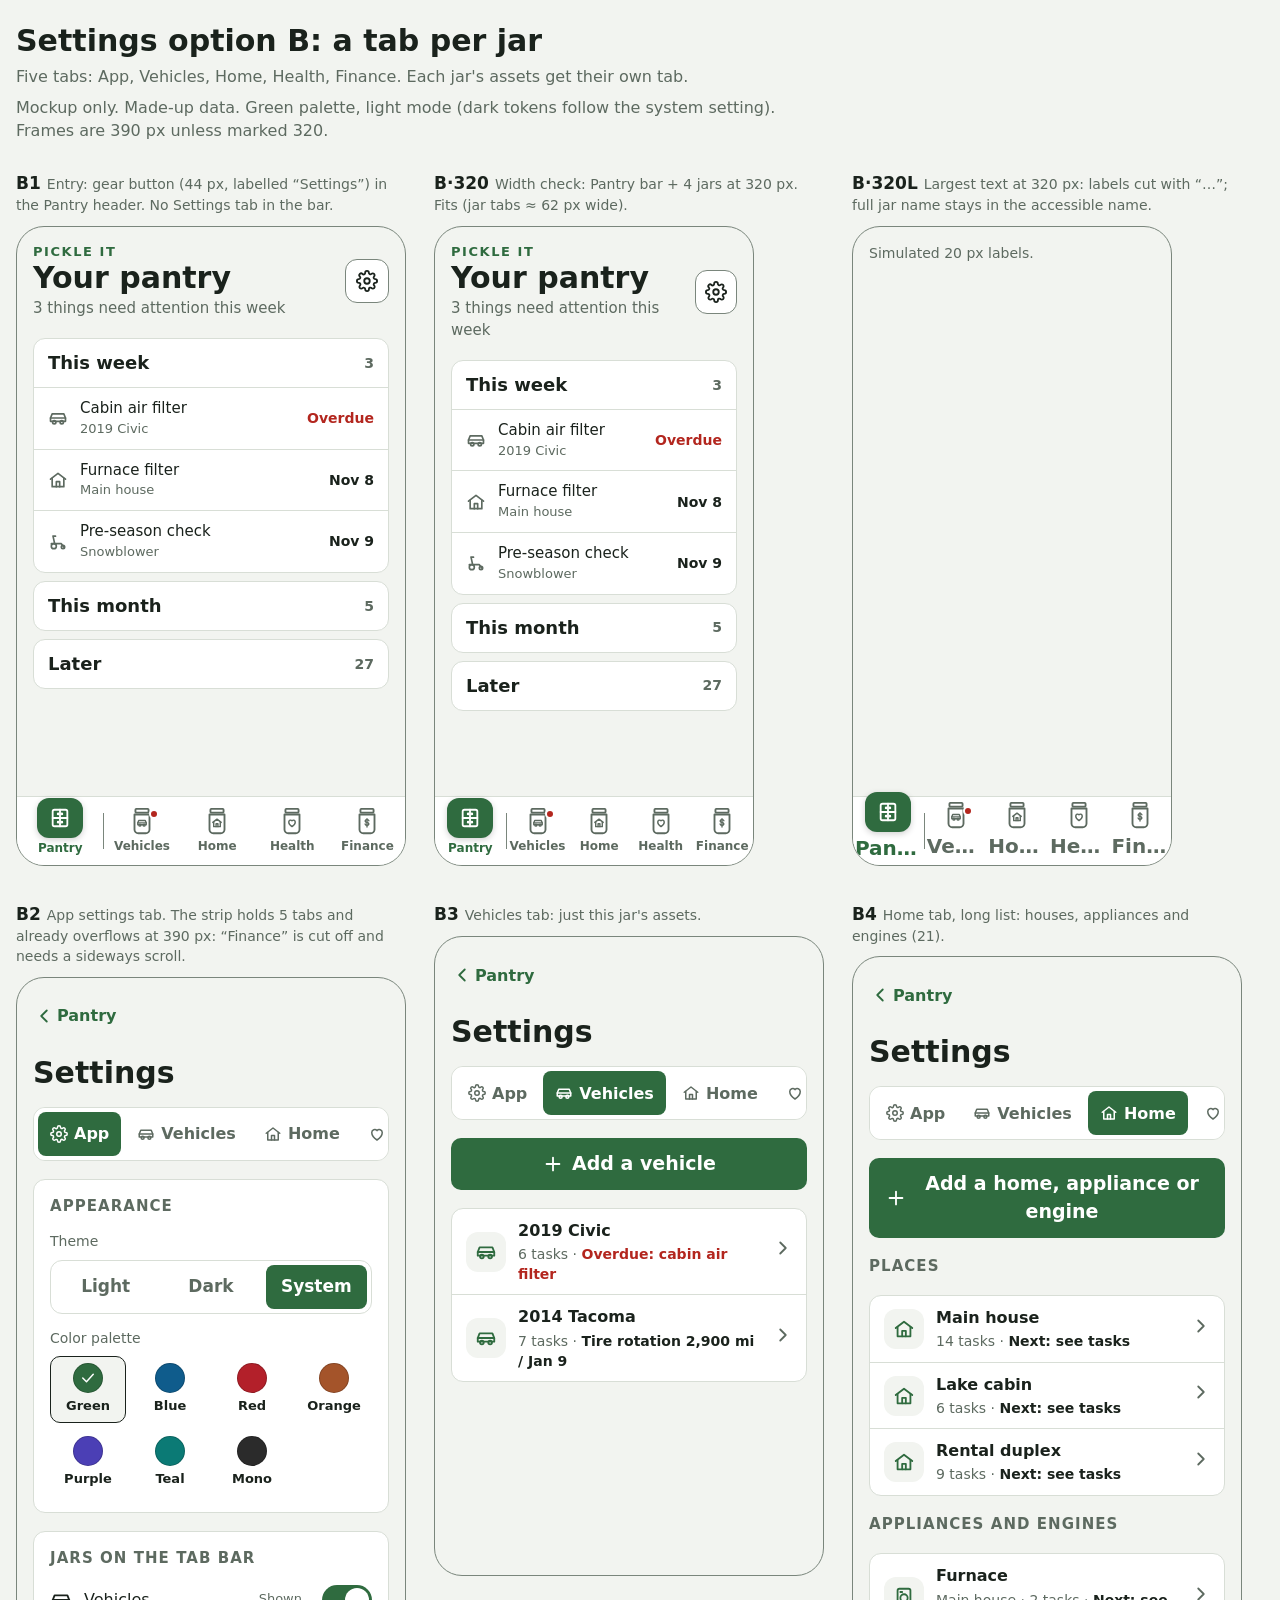
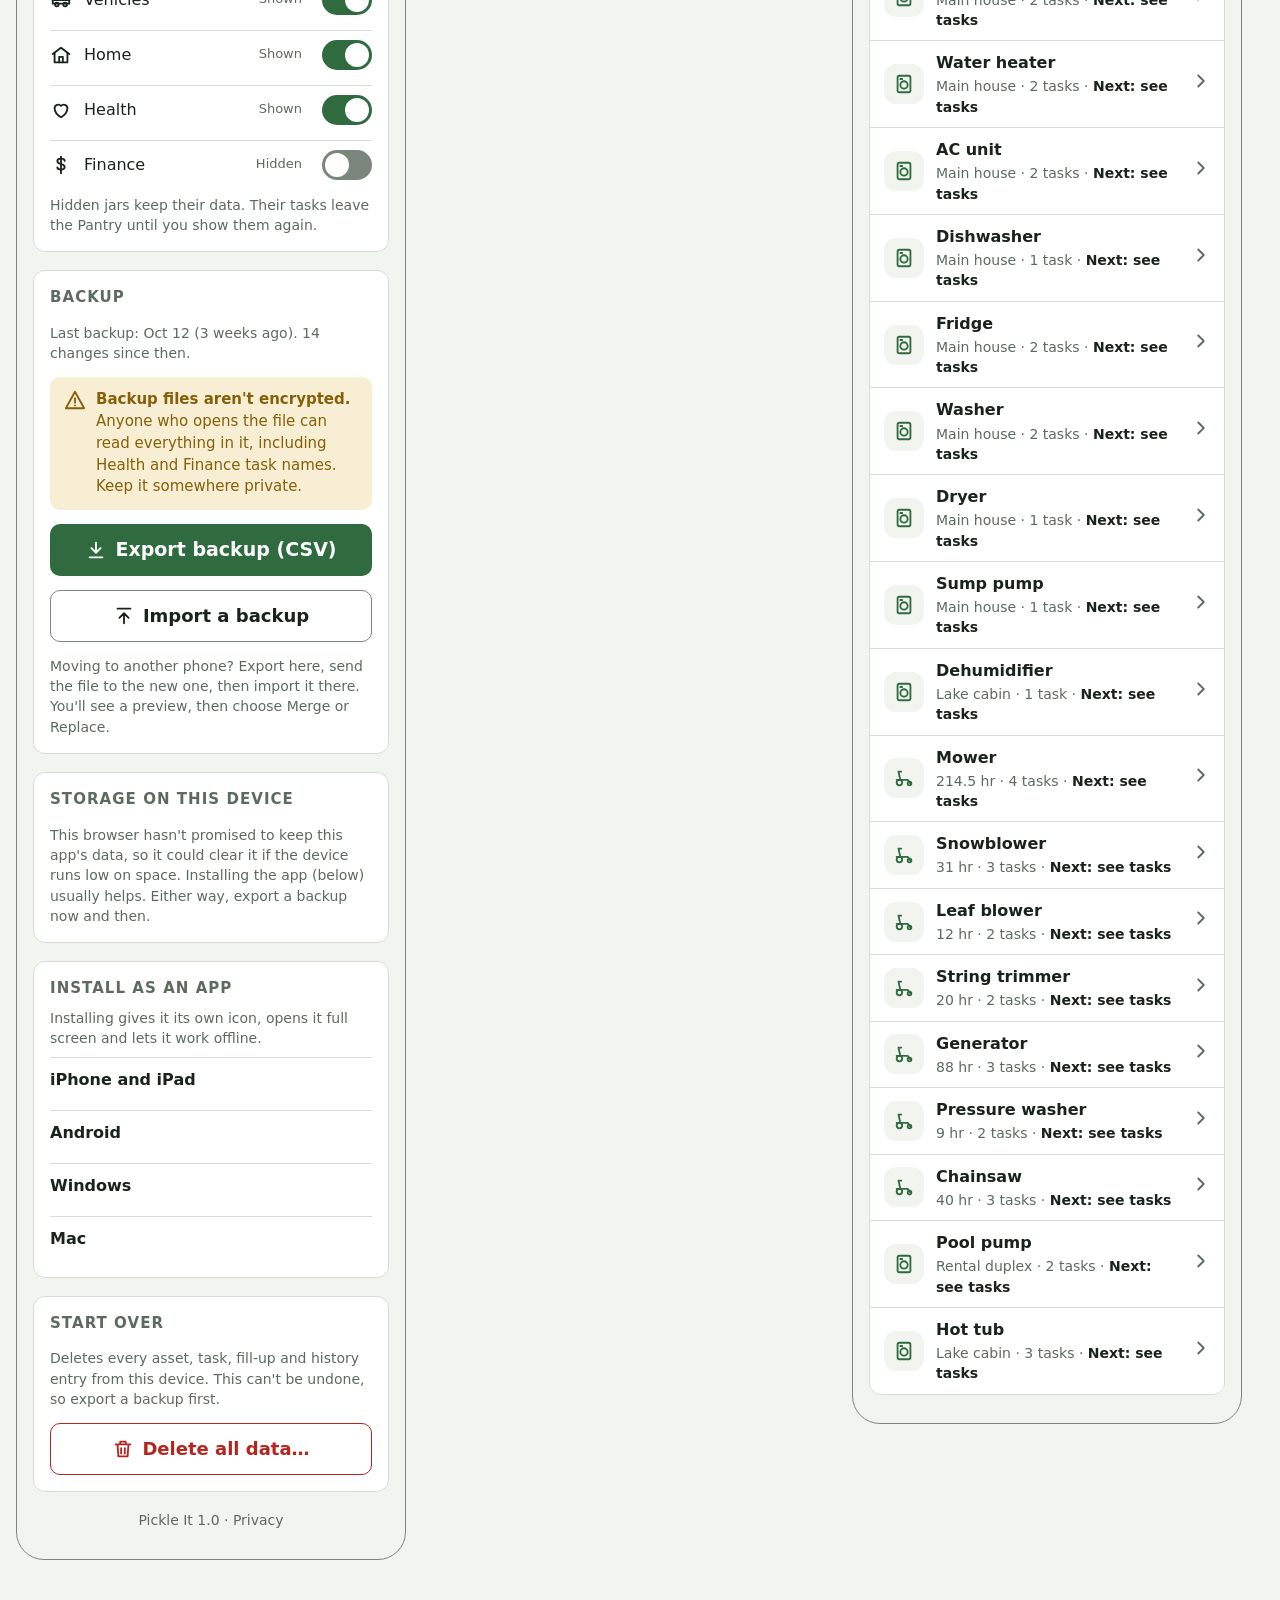
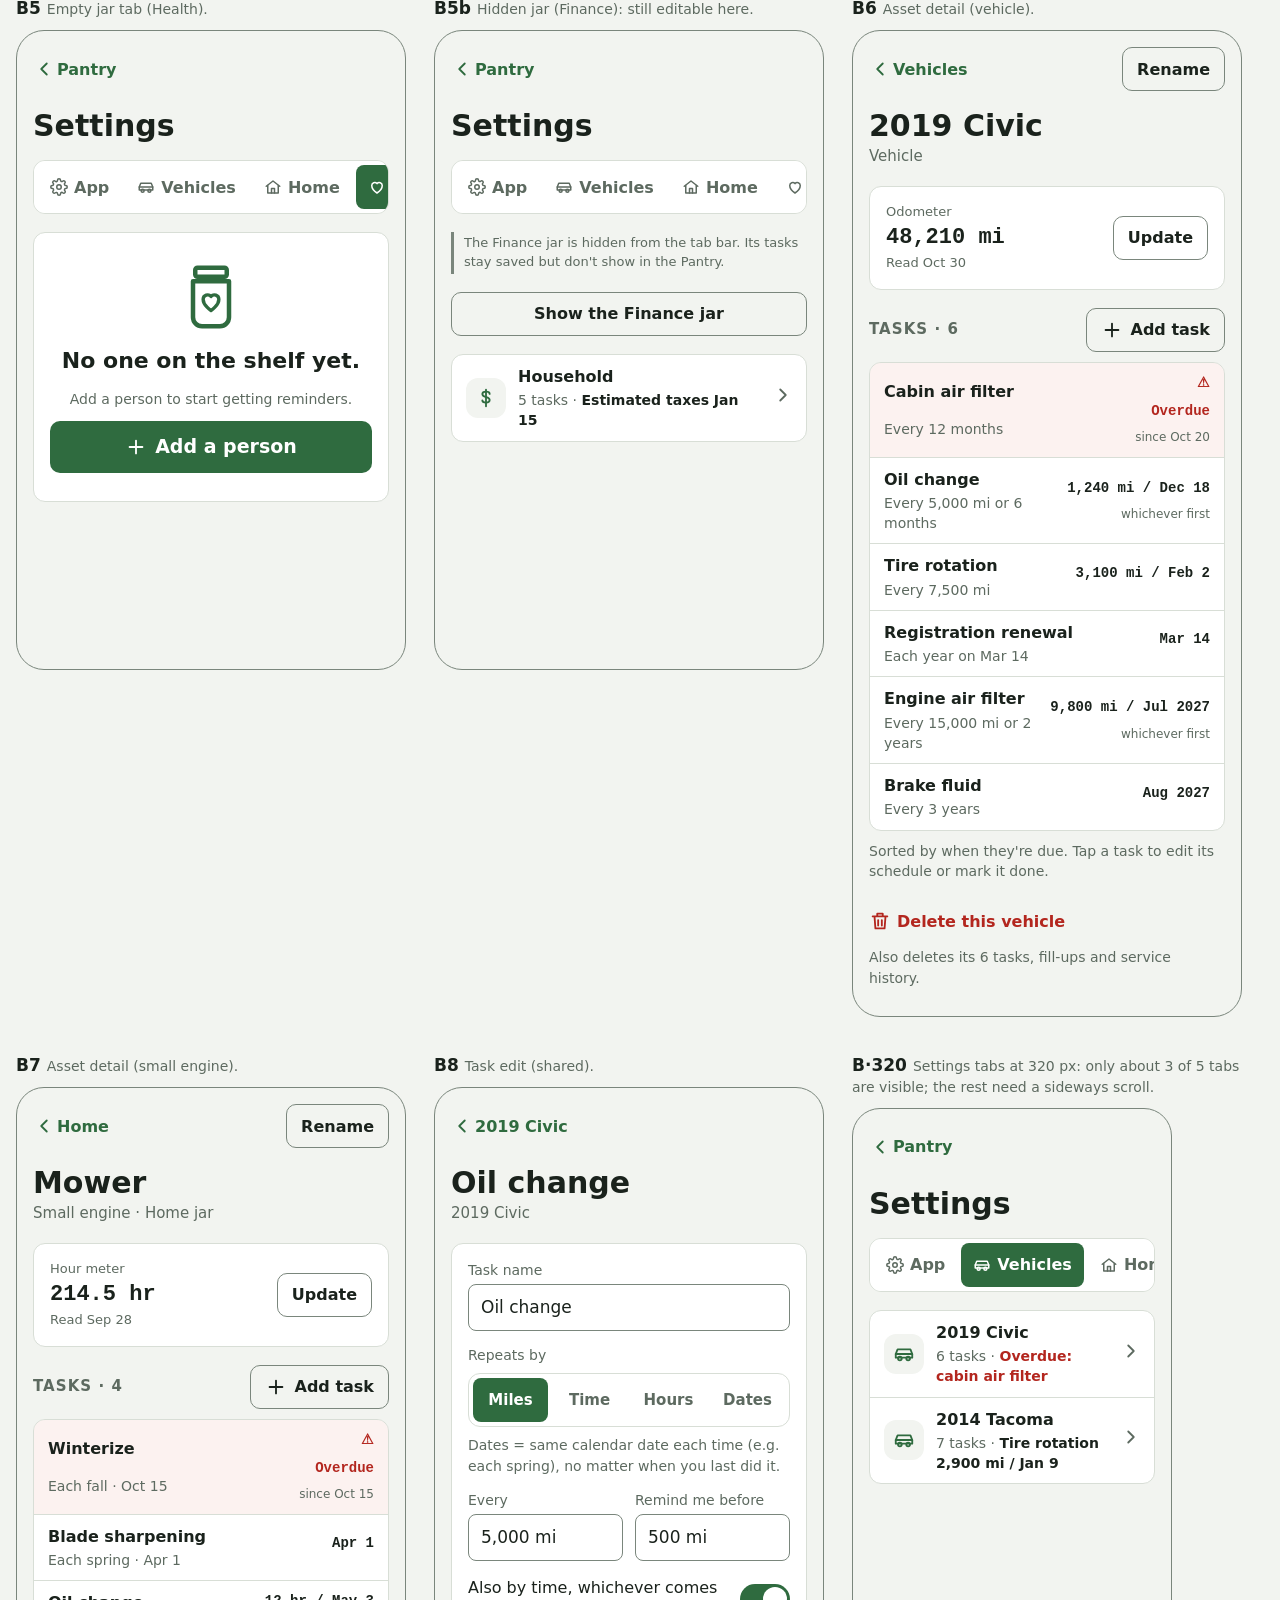
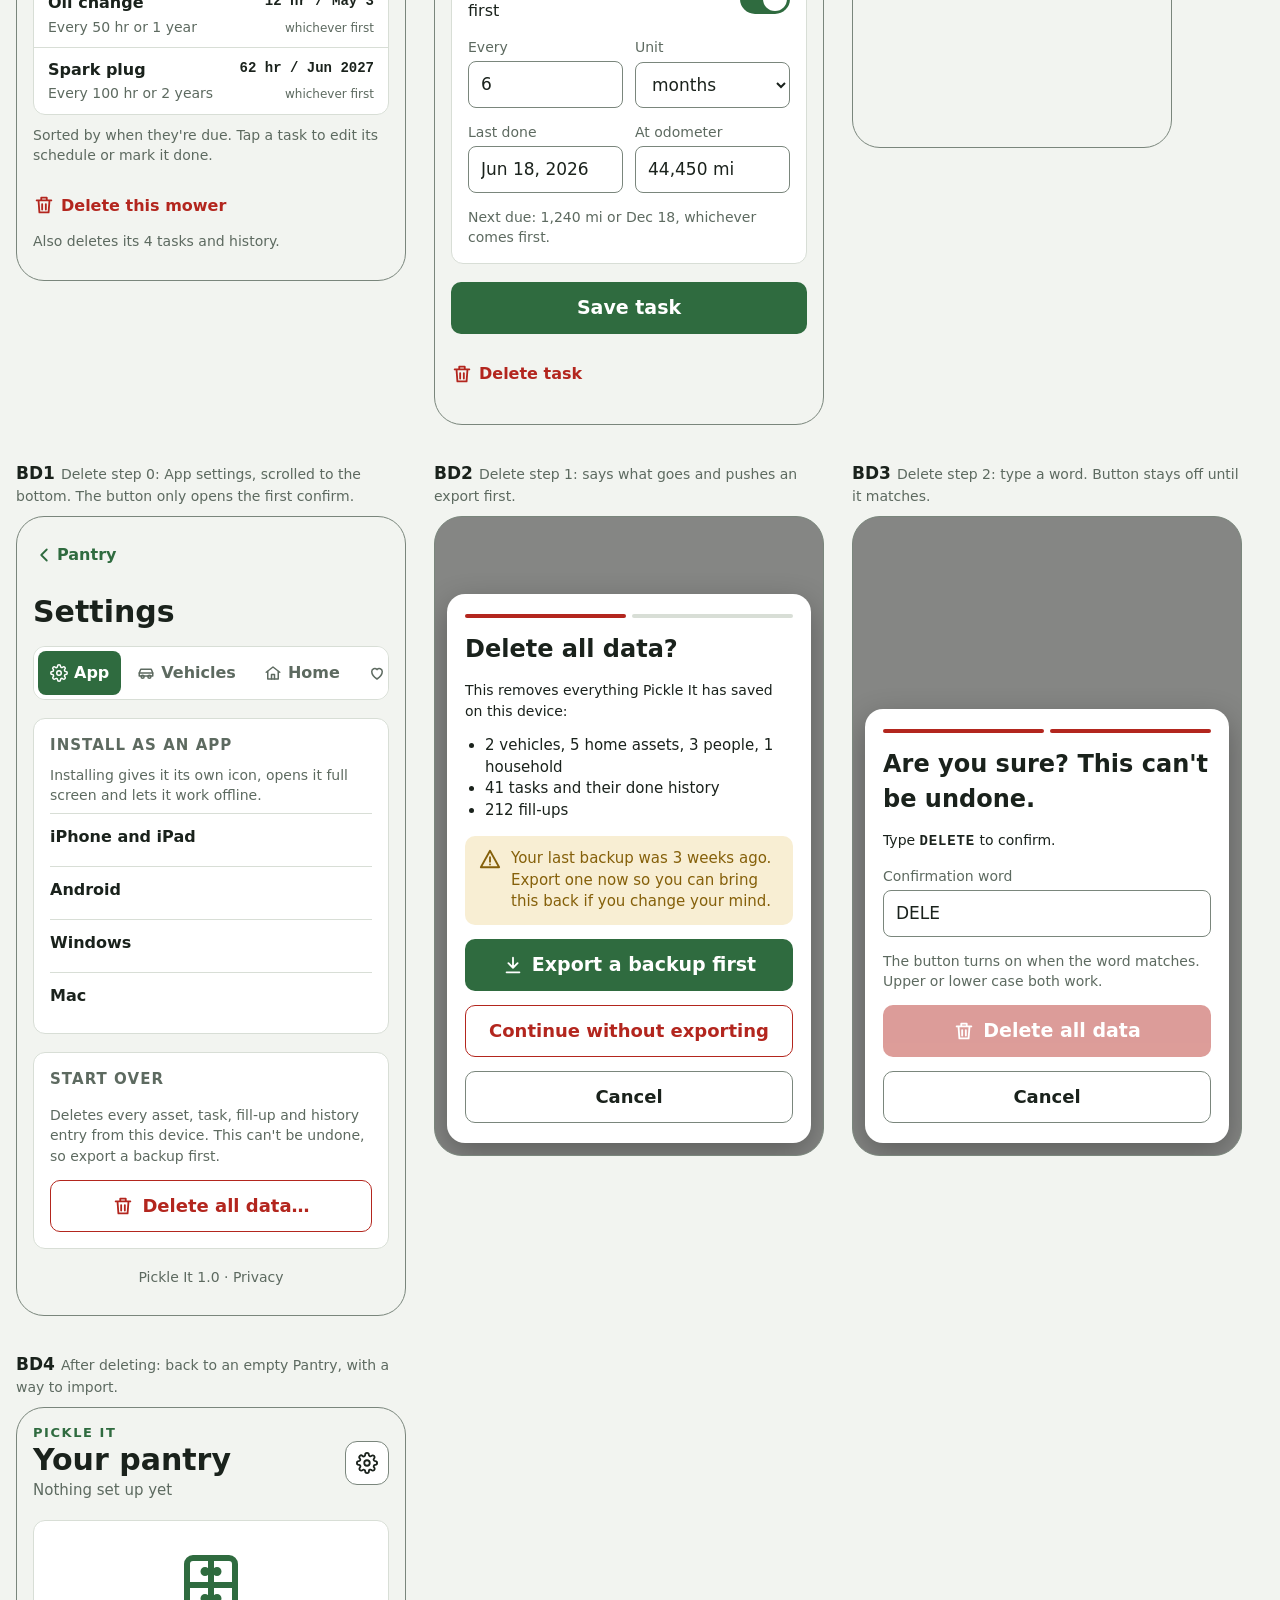
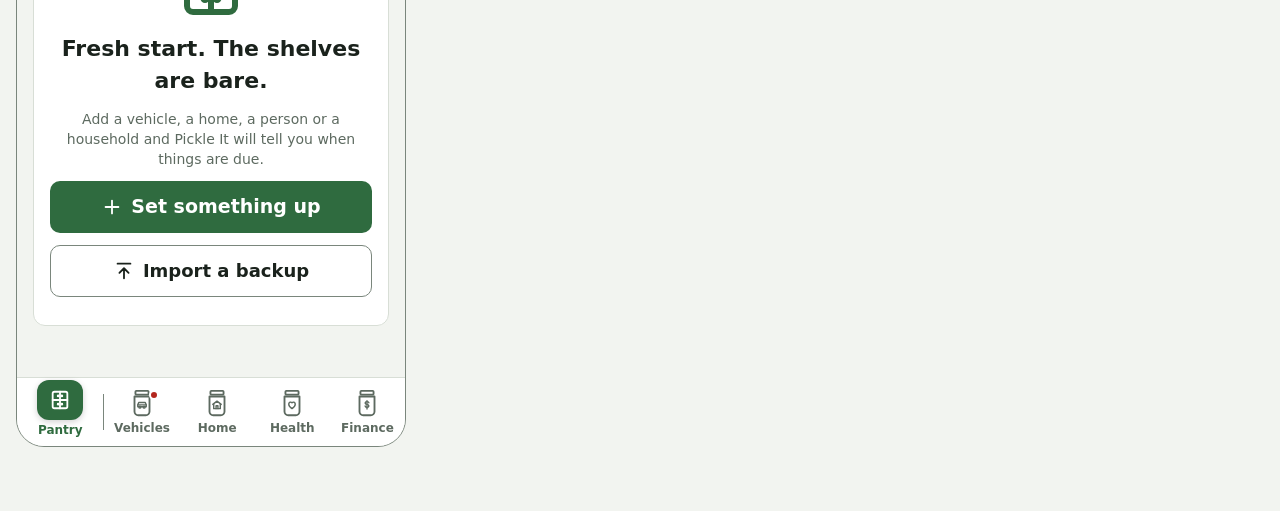
<file: docs/design/settings-option-b.html>
<!doctype html><html lang="en"><head><meta charset="utf-8"><meta name="viewport" content="width=device-width,initial-scale=1">
<title>Settings option B: a tab per jar</title><style>
:root{--bg:#f2f4f0;--surface:#fff;--ink:#1a221c;--muted:#5d6a60;--line:#d8ded6;--accent:#2f6b3f;--accent-ink:#fff;--display-fg:#c8e66a;
--ok:#1f7a5a;--ok-bg:#e1f1e8;--wait:#85600a;--wait-bg:#f8eed3;--err:#b3261e;--err-bg:#fbe9e7;--err-ink:#fff;--line-strong:#7a867c;
--font-display:"Avenir Next Condensed","Bahnschrift SemiCondensed","Bahnschrift","Roboto Condensed","sans-serif-condensed","Arial Narrow",system-ui,sans-serif;
--font-body:system-ui,-apple-system,"Segoe UI",Roboto,"Helvetica Neue",Arial,sans-serif;--font-num:ui-monospace,"SF Mono",Menlo,Consolas,"Roboto Mono",monospace;color-scheme:light}
/* Dark tokens included so the mock respects system dark mode. --err-ink and --line-strong are PROPOSED new tokens (see settings-options.md). */
@media (prefers-color-scheme:dark){:root{--bg:#0f140f;--surface:#182019;--ink:#e5ece5;--muted:#9aaa9c;--line:#2a362c;--accent:#7cc48d;--accent-ink:#0c140e;
--ok:#86d6b0;--ok-bg:#163126;--wait:#f0c46a;--wait-bg:#382b0e;--err:#ff8a80;--err-bg:#3b1714;--err-ink:#1a0b0a;--line-strong:#6f7f72;color-scheme:dark}}
*,*::before,*::after{box-sizing:border-box}
body{margin:0;background:var(--bg);color:var(--ink);font:16px/1.45 var(--font-body)}
.page{padding:24px 16px 64px;max-width:1800px;margin:0 auto}
.page>header{max-width:760px;display:grid;gap:8px;margin-bottom:28px}
.page>header p{margin:0;color:var(--muted)}
.frames{display:flex;flex-wrap:wrap;gap:36px 28px;align-items:flex-start}
figure{margin:0;display:grid;gap:10px;width:390px;max-width:100%}
figcaption{font-size:14px;color:var(--muted)}figcaption b{color:var(--ink);font-family:var(--font-display);font-size:17px;margin-right:6px}
.phone{width:390px;max-width:100%;background:var(--bg);border:1px solid var(--line-strong);border-radius:28px;overflow:hidden;position:relative;display:flex;flex-direction:column;min-height:640px}
.phone.w320{width:320px}
.scr{padding:16px 16px 28px;display:grid;gap:18px;align-content:start;flex:1}
h1{font-family:var(--font-display);font-weight:700;font-size:30px;line-height:1.1;margin:0}
h2{font-family:var(--font-display);font-weight:700;font-size:15px;text-transform:uppercase;letter-spacing:.07em;color:var(--muted);margin:0}
h3{font-family:var(--font-display);font-size:20px;margin:0}
.eyebrow{font-family:var(--font-display);font-weight:700;letter-spacing:.12em;font-size:13px;color:var(--accent);margin:0}
.sub{color:var(--muted);margin:4px 0 0;font-size:15px}.hint{color:var(--muted);font-size:14px;margin:0}
.vh{position:absolute!important;width:1px;height:1px;overflow:hidden;clip:rect(0 0 0 0);white-space:nowrap}
.ic{width:22px;height:22px;flex:none}
.card{background:var(--surface);border:1px solid var(--line);border-radius:12px;padding:16px;display:grid;gap:14px}
.row{display:flex;align-items:center;justify-content:space-between;gap:12px}
button,a.btnlike{font:inherit;cursor:pointer}
.iconbtn{width:44px;height:44px;display:grid;place-items:center;border:1px solid var(--line-strong);border-radius:12px;background:var(--surface);color:var(--ink)}
.back{display:inline-flex;align-items:center;gap:2px;min-height:44px;padding:0 8px 0 0;color:var(--accent);font-weight:600;text-decoration:none;border:0;background:none}
.save{display:flex;align-items:center;justify-content:center;gap:8px;min-height:48px;font-family:var(--font-display);font-weight:700;font-size:19px;background:var(--accent);color:var(--accent-ink);border:0;border-radius:10px;padding:12px 16px;width:100%}
.btn2{display:flex;align-items:center;justify-content:center;gap:8px;min-height:48px;font-family:var(--font-display);font-weight:700;font-size:18px;background:none;color:var(--ink);border:1px solid var(--line-strong);border-radius:10px;padding:12px 16px;width:100%}
.btn2.danger{color:var(--err);border-color:var(--err)}
.save.danger{background:var(--err);color:var(--err-ink)}
.save:disabled{opacity:.45;cursor:not-allowed}
.small{min-height:44px;font-size:16px;width:auto;padding:8px 14px}
.danger-link{background:none;border:0;color:var(--err);font-weight:600;min-height:44px;padding:0;justify-self:start;display:inline-flex;align-items:center;gap:6px}
label{display:grid;gap:4px;font-size:14px;font-weight:500;color:var(--muted)}
input[type=text],input[type=number],input[type=date],select{font:inherit;font-size:17px;color:var(--ink);background:var(--surface);border:1px solid var(--line-strong);border-radius:8px;padding:10px 12px;width:100%;min-height:46px}
.tabs{display:grid;grid-template-columns:1fr 1fr;gap:4px;padding:4px;background:var(--surface);border:1px solid var(--line);border-radius:12px}
.tabs.three{grid-template-columns:repeat(3,1fr)}.tabs.four{grid-template-columns:repeat(4,1fr)}
.tab{font-family:var(--font-display);font-weight:700;font-size:17px;background:none;color:var(--muted);border:0;border-radius:8px;min-height:44px;padding:8px 4px}
.tab[aria-selected=true],.tab[aria-pressed=true],.tab[aria-checked=true]{background:var(--accent);color:var(--accent-ink)}
.strip{display:flex;gap:4px;padding:4px;background:var(--surface);border:1px solid var(--line);border-radius:12px;overflow-x:auto;scrollbar-width:none}
.strip .tab{flex:none;display:inline-flex;align-items:center;gap:6px;padding:8px 12px;font-size:16px}
.strip .tab .ic{width:18px;height:18px}
.optlabel{font-size:14px;font-weight:500;color:var(--muted)}
.swatches{display:grid;grid-template-columns:repeat(4,1fr);gap:6px}
.sw{display:grid;justify-items:center;gap:4px;min-height:64px;padding:6px 2px;background:none;border:1px solid transparent;border-radius:10px;color:var(--ink);font-size:13px;font-weight:600}
.sw i{width:30px;height:30px;border-radius:50%;display:grid;place-items:center;color:#fff;border:1px solid rgba(0,0,0,.2)}
.sw[aria-checked=true]{border-color:var(--ink);background:var(--bg)}
.sw .ic{width:18px;height:18px}
.alert{display:flex;gap:10px;background:var(--wait-bg);color:var(--wait);border-radius:10px;padding:12px 14px;font-size:15px;font-weight:500}
.alert.bad{background:var(--err-bg);color:var(--err)}
.alert p{margin:0}
details.how{border-top:1px solid var(--line)}details.how summary{min-height:44px;display:flex;align-items:center;font-weight:600;cursor:pointer}
.toggle{display:flex;align-items:center;justify-content:space-between;gap:12px;min-height:48px;color:var(--ink);font-size:16px;font-weight:500;border-top:1px solid var(--line)}
.toggle:first-of-type{border-top:0}
.sw-ui{width:50px;height:30px;border-radius:15px;background:var(--line-strong);position:relative;flex:none}
.sw-ui::after{content:"";position:absolute;top:3px;left:3px;width:24px;height:24px;border-radius:50%;background:#fff;transition:left .1s}
[aria-checked=true] .sw-ui{background:var(--accent)}[aria-checked=true] .sw-ui::after{left:23px}
.toggle button{all:unset;display:flex;align-items:center;justify-content:space-between;gap:12px;width:100%;min-height:48px;cursor:pointer}
.toggle button:focus-visible{outline:2px solid var(--accent);outline-offset:2px}
.state{font-size:13px;color:var(--muted);margin-left:auto;margin-right:8px}
.list{display:grid;background:var(--surface);border:1px solid var(--line);border-radius:12px;overflow:hidden}
.arow{display:grid;grid-template-columns:40px 1fr auto;gap:2px 12px;align-items:center;min-height:64px;padding:10px 12px 10px 14px;border-top:1px solid var(--line);color:var(--ink);text-decoration:none}
.arow:first-child{border-top:0}
.arow .av{grid-row:1/span 2;width:40px;height:40px;border-radius:12px;background:var(--bg);color:var(--accent);display:grid;place-items:center}
.arow .nm{font-weight:600;min-width:0;overflow-wrap:anywhere}
.arow .mt{grid-column:2;font-size:14px;color:var(--muted)}
.arow .mt b{font-weight:600;color:var(--ink)}.arow .mt b.over{color:var(--err)}
.arow .ch{grid-column:3;grid-row:1/span 2;color:var(--muted)}
.trow{display:grid;grid-template-columns:1fr auto;gap:2px 12px;align-items:center;min-height:64px;padding:10px 14px;border-top:1px solid var(--line);text-decoration:none;color:var(--ink)}
.trow:first-child{border-top:0}
.trow .nm{font-weight:600}.trow .sc{grid-column:1;font-size:14px;color:var(--muted)}
.trow .due{white-space:nowrap;grid-column:2;grid-row:1/span 2;text-align:right;font-family:var(--font-num);font-variant-numeric:tabular-nums;font-size:14px;font-weight:600}
.trow .due small{display:block;font-family:var(--font-body);font-weight:500;color:var(--muted);font-size:12px}
.trow .due.over{color:var(--err)}
.trow.over{background:color-mix(in srgb,var(--err-bg) 60%,transparent)}
.sechead{display:flex;justify-content:space-between;align-items:center;gap:12px}
.grp summary{list-style:none;display:flex;align-items:center;gap:10px;min-height:48px;cursor:pointer}
.grp summary::-webkit-details-marker{display:none}
.grp summary h2{flex:1}.grp summary .cnt{font-size:14px;color:var(--muted);font-weight:600}
.grp summary .ic{transition:transform .15s;color:var(--muted)}.grp[open] summary .ic{transform:rotate(90deg)}
.grp{display:grid;gap:8px}
.chips{display:flex;flex-wrap:wrap;gap:8px}
.chip{flex:none;min-height:44px;padding:0 14px;border-radius:999px;border:1px solid var(--line-strong);background:var(--surface);color:var(--ink);font-weight:600;font-size:15px;display:inline-flex;align-items:center;gap:6px}
.chip .n{font-weight:500;color:var(--muted);font-variant-numeric:tabular-nums}
.chip[aria-pressed=true]{background:var(--accent);border-color:var(--accent);color:var(--accent-ink)}.chip[aria-pressed=true] .n{color:inherit}
.search{position:relative}.search .ic{position:absolute;left:12px;top:12px;color:var(--muted)}.search input{padding-left:42px}
.reading{display:flex;align-items:center;justify-content:space-between;gap:12px}
.reading .v{font-family:var(--font-num);font-size:22px;font-weight:600}.reading .k{font-size:13px;color:var(--muted)}
.empty{display:grid;gap:12px;justify-items:center;text-align:center;padding:28px 16px}
.empty .big{width:72px;height:72px;color:var(--accent)}
.empty p{margin:0}.empty .lead{font-family:var(--font-display);font-size:22px;font-weight:700}
.addgrid{display:grid;grid-template-columns:1fr 1fr;gap:10px;width:100%}
.addgrid .btn2{flex-direction:column;font-size:16px;min-height:76px}
.note{font-size:13px;color:var(--muted);border-left:3px solid var(--line-strong);padding:2px 0 2px 10px;margin:0}
/* Pantry entry + tab bar */
.due{display:grid;gap:8px}
.dbox{background:var(--surface);border:1px solid var(--line);border-radius:12px;overflow:hidden}
.dbox>.hd{display:flex;justify-content:space-between;align-items:center;min-height:48px;padding:0 14px;font-family:var(--font-display);font-weight:700;font-size:18px}
.dbox>.hd span{font-family:var(--font-body);font-size:14px;color:var(--muted);font-weight:600}
.drow{display:grid;grid-template-columns:22px 1fr auto;gap:0 10px;align-items:center;padding:10px 14px;border-top:1px solid var(--line);font-size:15px}
.drow .ic{width:20px;height:20px;color:var(--muted)}.drow small{display:block;color:var(--muted);font-size:13px}
.drow .w{font-weight:600;font-size:14px;text-align:right}.drow .w.over{color:var(--err)}
.tb{margin-top:auto;border-top:1px solid var(--line);background:var(--surface)}
.tb-in{display:grid;grid-template-columns:1.15fr 1px repeat(4,1fr);height:68px;align-items:center}
.tb a{position:relative;display:grid;justify-items:center;align-content:center;gap:2px;min-height:56px;color:var(--muted);text-decoration:none;font-size:12px;font-weight:600;min-width:0}
.tb a>span:not(.vh){max-width:100%;overflow:hidden;text-overflow:ellipsis;white-space:nowrap;padding:0 2px}
.tb .jar{width:30px;height:30px}
.tb .pansq{width:46px;height:40px;border-radius:12px;background:var(--accent);color:var(--accent-ink);display:grid;place-items:center;box-shadow:0 2px 6px rgba(0,0,0,.18);margin-top:-6px}
.tb .pan[aria-current=page]{color:var(--accent)}
.tb .div{width:1px;height:36px;background:var(--line-strong)}
.tb .dot{position:absolute;top:6px;left:calc(50% + 7px);width:10px;height:10px;border-radius:50%;background:var(--err);border:2px solid var(--surface)}
.tb.big-text a{font-size:20px}
/* Dialog mock */
.dim{background:color-mix(in srgb,#000 45%,var(--bg))}
.dlg{margin:auto 12px 12px;background:var(--surface);border-radius:18px;padding:20px 18px;display:grid;gap:14px;box-shadow:0 10px 30px rgba(0,0,0,.3)}
.dlg h2{color:var(--ink);text-transform:none;letter-spacing:0;font-size:24px}
.dlg ul{margin:0;padding-left:20px;color:var(--ink);font-size:15px}
.steps{display:flex;gap:6px;margin:0;padding:0;list-style:none}.steps li{flex:1;height:4px;border-radius:2px;background:var(--line)}.steps li.on{background:var(--err)}
.mono{font-family:var(--font-num);font-weight:700;letter-spacing:.06em}
:focus-visible{outline:2px solid var(--accent);outline-offset:2px}
</style></head><body><main class="page"><header><h1>Settings option B: a tab per jar</h1><p>Five tabs: App, Vehicles, Home, Health, Finance. Each jar's assets get their own tab.</p><p>Mockup only. Made-up data. Green palette, light mode (dark tokens follow the system setting). Frames are 390 px unless marked 320.</p></header>
<div class="frames"><figure><figcaption><b>B1</b>Entry: gear button (44 px, labelled “Settings”) in the Pantry header. No Settings tab in the bar.</figcaption><div class="phone "><div class="scr"><div class="row"><div><p class="eyebrow">PICKLE IT</p><h1>Your pantry</h1>
<p class="sub">3 things need attention this week</p></div>
<button class="iconbtn" type="button" aria-label="Settings"><svg class="ic" viewBox="0 0 24 24" fill="none" stroke="currentColor" stroke-width="2" stroke-linecap="round" stroke-linejoin="round" aria-hidden="true"><circle cx="12" cy="12" r="3"/><path d="M19.4 15a1.65 1.65 0 0 0 .33 1.82l.06.06a2 2 0 1 1-2.83 2.83l-.06-.06a1.65 1.65 0 0 0-1.82-.33 1.65 1.65 0 0 0-1 1.51V21a2 2 0 1 1-4 0v-.09A1.65 1.65 0 0 0 9 19.4a1.65 1.65 0 0 0-1.82.33l-.06.06a2 2 0 1 1-2.83-2.83l.06-.06A1.65 1.65 0 0 0 4.68 15a1.65 1.65 0 0 0-1.51-1H3a2 2 0 1 1 0-4h.09A1.65 1.65 0 0 0 4.6 9a1.65 1.65 0 0 0-.33-1.82l-.06-.06a2 2 0 1 1 2.83-2.83l.06.06A1.65 1.65 0 0 0 9 4.68a1.65 1.65 0 0 0 1-1.51V3a2 2 0 1 1 4 0v.09a1.65 1.65 0 0 0 1 1.51 1.65 1.65 0 0 0 1.82-.33l.06-.06a2 2 0 1 1 2.83 2.83l-.06.06A1.65 1.65 0 0 0 19.4 9a1.65 1.65 0 0 0 1.51 1H21a2 2 0 1 1 0 4h-.09a1.65 1.65 0 0 0-1.51 1z"/></svg></button></div><div class="due"><div class="dbox"><div class="hd">This week<span>3</span></div><div class="drow"><svg class="ic" viewBox="0 0 24 24" fill="none" stroke="currentColor" stroke-width="2" stroke-linecap="round" stroke-linejoin="round" aria-hidden="true"><path d="M3 16v-4l2-5h14l2 5v4z"/><circle cx="7.5" cy="17" r="2"/><circle cx="16.5" cy="17" r="2"/><path d="M3 12h18"/></svg><div>Cabin air filter<small>2019 Civic</small></div><span class="w over">Overdue</span></div><div class="drow"><svg class="ic" viewBox="0 0 24 24" fill="none" stroke="currentColor" stroke-width="2" stroke-linecap="round" stroke-linejoin="round" aria-hidden="true"><path d="M3 11l9-7 9 7"/><path d="M5 10v10h14V10"/><path d="M10 20v-6h4v6"/></svg><div>Furnace filter<small>Main house</small></div><span class="w">Nov 8</span></div><div class="drow"><svg class="ic" viewBox="0 0 24 24" fill="none" stroke="currentColor" stroke-width="2" stroke-linecap="round" stroke-linejoin="round" aria-hidden="true"><circle cx="7" cy="17" r="3"/><circle cx="18" cy="18" r="2"/><path d="M4 14h12l3 4"/><path d="M8 14l-2-9h3"/></svg><div>Pre-season check<small>Snowblower</small></div><span class="w">Nov 9</span></div></div>
<div class="dbox"><div class="hd">This month<span>5</span></div></div><div class="dbox"><div class="hd">Later<span>27</span></div></div></div></div><nav class="tb" aria-label="Pantry and jars"><div class="tb-in">
<a class="pan" href="#" aria-current="page"><span class="pansq"><svg class="ic" viewBox="0 0 24 24" fill="none" stroke="currentColor" stroke-width="2" stroke-linecap="round" stroke-linejoin="round" aria-hidden="true"><rect x="4" y="3" width="16" height="18" rx="2"/><path d="M12 3v18M4 12h16"/><path d="M10 7.5h0M14 7.5h0M10 16.5h0M14 16.5h0" stroke-width="3"/></svg></span><span>Pantry</span></a><span class="div" aria-hidden="true"></span><a href="#"><svg class="jar" viewBox="0 0 32 32" fill="none" stroke="currentColor" stroke-width="2" stroke-linejoin="round" aria-hidden="true"><rect x="9" y="3" width="14" height="4" rx="1"/><path d="M8 9h16v16a4 4 0 0 1-4 4h-8a4 4 0 0 1-4-4z"/><g transform="translate(10 12) scale(.5)" stroke-width="3" stroke-linecap="round"><path d="M3 16v-4l2-5h14l2 5v4z"/><circle cx="7.5" cy="17" r="2"/><circle cx="16.5" cy="17" r="2"/><path d="M3 12h18"/></g></svg><span>Vehicles</span><i class=dot aria-hidden=true></i><span class=vh>, has items due this week</span></a><a href="#"><svg class="jar" viewBox="0 0 32 32" fill="none" stroke="currentColor" stroke-width="2" stroke-linejoin="round" aria-hidden="true"><rect x="9" y="3" width="14" height="4" rx="1"/><path d="M8 9h16v16a4 4 0 0 1-4 4h-8a4 4 0 0 1-4-4z"/><g transform="translate(10 12) scale(.5)" stroke-width="3" stroke-linecap="round"><path d="M3 11l9-7 9 7"/><path d="M5 10v10h14V10"/><path d="M10 20v-6h4v6"/></g></svg><span>Home</span></a><a href="#"><svg class="jar" viewBox="0 0 32 32" fill="none" stroke="currentColor" stroke-width="2" stroke-linejoin="round" aria-hidden="true"><rect x="9" y="3" width="14" height="4" rx="1"/><path d="M8 9h16v16a4 4 0 0 1-4 4h-8a4 4 0 0 1-4-4z"/><g transform="translate(10 12) scale(.5)" stroke-width="3" stroke-linecap="round"><path d="M12 20s-7-4.5-7-10a4 4 0 0 1 7-2.5A4 4 0 0 1 19 10c0 5.5-7 10-7 10z"/></g></svg><span>Health</span></a><a href="#"><svg class="jar" viewBox="0 0 32 32" fill="none" stroke="currentColor" stroke-width="2" stroke-linejoin="round" aria-hidden="true"><rect x="9" y="3" width="14" height="4" rx="1"/><path d="M8 9h16v16a4 4 0 0 1-4 4h-8a4 4 0 0 1-4-4z"/><g transform="translate(10 12) scale(.5)" stroke-width="3" stroke-linecap="round"><path d="M12 3v18"/><path d="M16 7.5C16 6 14.2 5 12 5s-4 1-4 2.75S9.8 10.5 12 11s4 1.25 4 3.25S14.2 17 12 17s-4-1-4-2.5"/></g></svg><span>Finance</span></a></div></nav></div></figure><figure><figcaption><b>B·320</b>Width check: Pantry bar + 4 jars at 320 px. Fits (jar tabs ≈ 62 px wide).</figcaption><div class="phone w320"><div class="scr"><div class="row"><div><p class="eyebrow">PICKLE IT</p><h1>Your pantry</h1>
<p class="sub">3 things need attention this week</p></div>
<button class="iconbtn" type="button" aria-label="Settings"><svg class="ic" viewBox="0 0 24 24" fill="none" stroke="currentColor" stroke-width="2" stroke-linecap="round" stroke-linejoin="round" aria-hidden="true"><circle cx="12" cy="12" r="3"/><path d="M19.4 15a1.65 1.65 0 0 0 .33 1.82l.06.06a2 2 0 1 1-2.83 2.83l-.06-.06a1.65 1.65 0 0 0-1.82-.33 1.65 1.65 0 0 0-1 1.51V21a2 2 0 1 1-4 0v-.09A1.65 1.65 0 0 0 9 19.4a1.65 1.65 0 0 0-1.82.33l-.06.06a2 2 0 1 1-2.83-2.83l.06-.06A1.65 1.65 0 0 0 4.68 15a1.65 1.65 0 0 0-1.51-1H3a2 2 0 1 1 0-4h.09A1.65 1.65 0 0 0 4.6 9a1.65 1.65 0 0 0-.33-1.82l-.06-.06a2 2 0 1 1 2.83-2.83l.06.06A1.65 1.65 0 0 0 9 4.68a1.65 1.65 0 0 0 1-1.51V3a2 2 0 1 1 4 0v.09a1.65 1.65 0 0 0 1 1.51 1.65 1.65 0 0 0 1.82-.33l.06-.06a2 2 0 1 1 2.83 2.83l-.06.06A1.65 1.65 0 0 0 19.4 9a1.65 1.65 0 0 0 1.51 1H21a2 2 0 1 1 0 4h-.09a1.65 1.65 0 0 0-1.51 1z"/></svg></button></div><div class="due"><div class="dbox"><div class="hd">This week<span>3</span></div><div class="drow"><svg class="ic" viewBox="0 0 24 24" fill="none" stroke="currentColor" stroke-width="2" stroke-linecap="round" stroke-linejoin="round" aria-hidden="true"><path d="M3 16v-4l2-5h14l2 5v4z"/><circle cx="7.5" cy="17" r="2"/><circle cx="16.5" cy="17" r="2"/><path d="M3 12h18"/></svg><div>Cabin air filter<small>2019 Civic</small></div><span class="w over">Overdue</span></div><div class="drow"><svg class="ic" viewBox="0 0 24 24" fill="none" stroke="currentColor" stroke-width="2" stroke-linecap="round" stroke-linejoin="round" aria-hidden="true"><path d="M3 11l9-7 9 7"/><path d="M5 10v10h14V10"/><path d="M10 20v-6h4v6"/></svg><div>Furnace filter<small>Main house</small></div><span class="w">Nov 8</span></div><div class="drow"><svg class="ic" viewBox="0 0 24 24" fill="none" stroke="currentColor" stroke-width="2" stroke-linecap="round" stroke-linejoin="round" aria-hidden="true"><circle cx="7" cy="17" r="3"/><circle cx="18" cy="18" r="2"/><path d="M4 14h12l3 4"/><path d="M8 14l-2-9h3"/></svg><div>Pre-season check<small>Snowblower</small></div><span class="w">Nov 9</span></div></div>
<div class="dbox"><div class="hd">This month<span>5</span></div></div><div class="dbox"><div class="hd">Later<span>27</span></div></div></div></div><nav class="tb" aria-label="Pantry and jars"><div class="tb-in">
<a class="pan" href="#" aria-current="page"><span class="pansq"><svg class="ic" viewBox="0 0 24 24" fill="none" stroke="currentColor" stroke-width="2" stroke-linecap="round" stroke-linejoin="round" aria-hidden="true"><rect x="4" y="3" width="16" height="18" rx="2"/><path d="M12 3v18M4 12h16"/><path d="M10 7.5h0M14 7.5h0M10 16.5h0M14 16.5h0" stroke-width="3"/></svg></span><span>Pantry</span></a><span class="div" aria-hidden="true"></span><a href="#"><svg class="jar" viewBox="0 0 32 32" fill="none" stroke="currentColor" stroke-width="2" stroke-linejoin="round" aria-hidden="true"><rect x="9" y="3" width="14" height="4" rx="1"/><path d="M8 9h16v16a4 4 0 0 1-4 4h-8a4 4 0 0 1-4-4z"/><g transform="translate(10 12) scale(.5)" stroke-width="3" stroke-linecap="round"><path d="M3 16v-4l2-5h14l2 5v4z"/><circle cx="7.5" cy="17" r="2"/><circle cx="16.5" cy="17" r="2"/><path d="M3 12h18"/></g></svg><span>Vehicles</span><i class=dot aria-hidden=true></i><span class=vh>, has items due this week</span></a><a href="#"><svg class="jar" viewBox="0 0 32 32" fill="none" stroke="currentColor" stroke-width="2" stroke-linejoin="round" aria-hidden="true"><rect x="9" y="3" width="14" height="4" rx="1"/><path d="M8 9h16v16a4 4 0 0 1-4 4h-8a4 4 0 0 1-4-4z"/><g transform="translate(10 12) scale(.5)" stroke-width="3" stroke-linecap="round"><path d="M3 11l9-7 9 7"/><path d="M5 10v10h14V10"/><path d="M10 20v-6h4v6"/></g></svg><span>Home</span></a><a href="#"><svg class="jar" viewBox="0 0 32 32" fill="none" stroke="currentColor" stroke-width="2" stroke-linejoin="round" aria-hidden="true"><rect x="9" y="3" width="14" height="4" rx="1"/><path d="M8 9h16v16a4 4 0 0 1-4 4h-8a4 4 0 0 1-4-4z"/><g transform="translate(10 12) scale(.5)" stroke-width="3" stroke-linecap="round"><path d="M12 20s-7-4.5-7-10a4 4 0 0 1 7-2.5A4 4 0 0 1 19 10c0 5.5-7 10-7 10z"/></g></svg><span>Health</span></a><a href="#"><svg class="jar" viewBox="0 0 32 32" fill="none" stroke="currentColor" stroke-width="2" stroke-linejoin="round" aria-hidden="true"><rect x="9" y="3" width="14" height="4" rx="1"/><path d="M8 9h16v16a4 4 0 0 1-4 4h-8a4 4 0 0 1-4-4z"/><g transform="translate(10 12) scale(.5)" stroke-width="3" stroke-linecap="round"><path d="M12 3v18"/><path d="M16 7.5C16 6 14.2 5 12 5s-4 1-4 2.75S9.8 10.5 12 11s4 1.25 4 3.25S14.2 17 12 17s-4-1-4-2.5"/></g></svg><span>Finance</span></a></div></nav></div></figure><figure><figcaption><b>B·320L</b>Largest text at 320 px: labels cut with “…”; full jar name stays in the accessible name.</figcaption><div class="phone w320"><div class="scr"><p class="hint">Simulated 20 px labels.</p></div><nav class="tb big-text" aria-label="Pantry and jars"><div class="tb-in">
<a class="pan" href="#" aria-current="page"><span class="pansq"><svg class="ic" viewBox="0 0 24 24" fill="none" stroke="currentColor" stroke-width="2" stroke-linecap="round" stroke-linejoin="round" aria-hidden="true"><rect x="4" y="3" width="16" height="18" rx="2"/><path d="M12 3v18M4 12h16"/><path d="M10 7.5h0M14 7.5h0M10 16.5h0M14 16.5h0" stroke-width="3"/></svg></span><span>Pantry</span></a><span class="div" aria-hidden="true"></span><a href="#"><svg class="jar" viewBox="0 0 32 32" fill="none" stroke="currentColor" stroke-width="2" stroke-linejoin="round" aria-hidden="true"><rect x="9" y="3" width="14" height="4" rx="1"/><path d="M8 9h16v16a4 4 0 0 1-4 4h-8a4 4 0 0 1-4-4z"/><g transform="translate(10 12) scale(.5)" stroke-width="3" stroke-linecap="round"><path d="M3 16v-4l2-5h14l2 5v4z"/><circle cx="7.5" cy="17" r="2"/><circle cx="16.5" cy="17" r="2"/><path d="M3 12h18"/></g></svg><span>Vehicles</span><i class=dot aria-hidden=true></i><span class=vh>, has items due this week</span></a><a href="#"><svg class="jar" viewBox="0 0 32 32" fill="none" stroke="currentColor" stroke-width="2" stroke-linejoin="round" aria-hidden="true"><rect x="9" y="3" width="14" height="4" rx="1"/><path d="M8 9h16v16a4 4 0 0 1-4 4h-8a4 4 0 0 1-4-4z"/><g transform="translate(10 12) scale(.5)" stroke-width="3" stroke-linecap="round"><path d="M3 11l9-7 9 7"/><path d="M5 10v10h14V10"/><path d="M10 20v-6h4v6"/></g></svg><span>Home</span></a><a href="#"><svg class="jar" viewBox="0 0 32 32" fill="none" stroke="currentColor" stroke-width="2" stroke-linejoin="round" aria-hidden="true"><rect x="9" y="3" width="14" height="4" rx="1"/><path d="M8 9h16v16a4 4 0 0 1-4 4h-8a4 4 0 0 1-4-4z"/><g transform="translate(10 12) scale(.5)" stroke-width="3" stroke-linecap="round"><path d="M12 20s-7-4.5-7-10a4 4 0 0 1 7-2.5A4 4 0 0 1 19 10c0 5.5-7 10-7 10z"/></g></svg><span>Health</span></a><a href="#"><svg class="jar" viewBox="0 0 32 32" fill="none" stroke="currentColor" stroke-width="2" stroke-linejoin="round" aria-hidden="true"><rect x="9" y="3" width="14" height="4" rx="1"/><path d="M8 9h16v16a4 4 0 0 1-4 4h-8a4 4 0 0 1-4-4z"/><g transform="translate(10 12) scale(.5)" stroke-width="3" stroke-linecap="round"><path d="M12 3v18"/><path d="M16 7.5C16 6 14.2 5 12 5s-4 1-4 2.75S9.8 10.5 12 11s4 1.25 4 3.25S14.2 17 12 17s-4-1-4-2.5"/></g></svg><span>Finance</span></a></div></nav></div></figure><figure><figcaption><b>B2</b>App settings tab. The strip holds 5 tabs and already overflows at 390 px: “Finance” is cut off and needs a sideways scroll.</figcaption><div class="phone "><div class="scr"><div class="row"><a class="back" href="#"><svg class="ic" viewBox="0 0 24 24" fill="none" stroke="currentColor" stroke-width="2" stroke-linecap="round" stroke-linejoin="round" aria-hidden="true"><path d="M15 6l-6 6 6 6"/></svg>Pantry</a></div><h1>Settings</h1>
<div class="strip" role="tablist" aria-label="Settings sections"><button class="tab" role="tab" type="button" id="t25" aria-selected="true" aria-controls="p30" tabindex="0"><svg class="ic" viewBox="0 0 24 24" fill="none" stroke="currentColor" stroke-width="2" stroke-linecap="round" stroke-linejoin="round" aria-hidden="true"><circle cx="12" cy="12" r="3"/><path d="M19.4 15a1.65 1.65 0 0 0 .33 1.82l.06.06a2 2 0 1 1-2.83 2.83l-.06-.06a1.65 1.65 0 0 0-1.82-.33 1.65 1.65 0 0 0-1 1.51V21a2 2 0 1 1-4 0v-.09A1.65 1.65 0 0 0 9 19.4a1.65 1.65 0 0 0-1.82.33l-.06.06a2 2 0 1 1-2.83-2.83l.06-.06A1.65 1.65 0 0 0 4.68 15a1.65 1.65 0 0 0-1.51-1H3a2 2 0 1 1 0-4h.09A1.65 1.65 0 0 0 4.6 9a1.65 1.65 0 0 0-.33-1.82l-.06-.06a2 2 0 1 1 2.83-2.83l.06.06A1.65 1.65 0 0 0 9 4.68a1.65 1.65 0 0 0 1-1.51V3a2 2 0 1 1 4 0v.09a1.65 1.65 0 0 0 1 1.51 1.65 1.65 0 0 0 1.82-.33l.06-.06a2 2 0 1 1 2.83 2.83l-.06.06A1.65 1.65 0 0 0 19.4 9a1.65 1.65 0 0 0 1.51 1H21a2 2 0 1 1 0 4h-.09a1.65 1.65 0 0 0-1.51 1z"/></svg>App</button><button class="tab" role="tab" type="button" id="t26" aria-selected="false" aria-controls="t26p" tabindex="-1"><svg class="ic" viewBox="0 0 24 24" fill="none" stroke="currentColor" stroke-width="2" stroke-linecap="round" stroke-linejoin="round" aria-hidden="true"><path d="M3 16v-4l2-5h14l2 5v4z"/><circle cx="7.5" cy="17" r="2"/><circle cx="16.5" cy="17" r="2"/><path d="M3 12h18"/></svg>Vehicles</button><button class="tab" role="tab" type="button" id="t27" aria-selected="false" aria-controls="t27p" tabindex="-1"><svg class="ic" viewBox="0 0 24 24" fill="none" stroke="currentColor" stroke-width="2" stroke-linecap="round" stroke-linejoin="round" aria-hidden="true"><path d="M3 11l9-7 9 7"/><path d="M5 10v10h14V10"/><path d="M10 20v-6h4v6"/></svg>Home</button><button class="tab" role="tab" type="button" id="t28" aria-selected="false" aria-controls="t28p" tabindex="-1"><svg class="ic" viewBox="0 0 24 24" fill="none" stroke="currentColor" stroke-width="2" stroke-linecap="round" stroke-linejoin="round" aria-hidden="true"><path d="M12 20s-7-4.5-7-10a4 4 0 0 1 7-2.5A4 4 0 0 1 19 10c0 5.5-7 10-7 10z"/></svg>Health</button><button class="tab" role="tab" type="button" id="t29" aria-selected="false" aria-controls="t29p" tabindex="-1"><svg class="ic" viewBox="0 0 24 24" fill="none" stroke="currentColor" stroke-width="2" stroke-linecap="round" stroke-linejoin="round" aria-hidden="true"><path d="M12 3v18"/><path d="M16 7.5C16 6 14.2 5 12 5s-4 1-4 2.75S9.8 10.5 12 11s4 1.25 4 3.25S14.2 17 12 17s-4-1-4-2.5"/></svg>Finance</button></div><div role="tabpanel" id="p30" aria-labelledby="t25" tabindex="0" style="display:grid;gap:18px"><section class="card" aria-labelledby="l31h"><h2 id="l31h">Appearance</h2>
<div style="display:grid;gap:8px"><span class="optlabel" id="l31">Theme</span><div class="tabs three" role="radiogroup" aria-labelledby="l31">
<button class="tab" role="radio" type="button" aria-checked="false" tabindex="-1">Light</button><button class="tab" role="radio" type="button" aria-checked="false" tabindex="-1">Dark</button><button class="tab" role="radio" type="button" aria-checked="true">System</button></div></div>
<div style="display:grid;gap:8px"><span class="optlabel" id="l32">Color palette</span><div class="swatches" role="radiogroup" aria-labelledby="l32"><button class="sw" type="button" role="radio" aria-checked="true" tabindex="0"><i style="background:#2f6b3f"><svg class="ic" viewBox="0 0 24 24" fill="none" stroke="currentColor" stroke-width="2" stroke-linecap="round" stroke-linejoin="round" aria-hidden="true"><path d="M5 12l5 5 9-10"/></svg></i>Green</button><button class="sw" type="button" role="radio" aria-checked="false" tabindex="-1"><i style="background:#0f5c8c"></i>Blue</button><button class="sw" type="button" role="radio" aria-checked="false" tabindex="-1"><i style="background:#b3202a"></i>Red</button><button class="sw" type="button" role="radio" aria-checked="false" tabindex="-1"><i style="background:#a4542a"></i>Orange</button><button class="sw" type="button" role="radio" aria-checked="false" tabindex="-1"><i style="background:#4b3fb5"></i>Purple</button><button class="sw" type="button" role="radio" aria-checked="false" tabindex="-1"><i style="background:#0b7a75"></i>Teal</button><button class="sw" type="button" role="radio" aria-checked="false" tabindex="-1"><i style="background:#2b2b2b"></i>Mono</button></div></div></section><section class="card" aria-labelledby="l31j" style="gap:6px"><h2 id="l31j">Jars on the tab bar</h2><div class="toggle"><button type="button" role="switch" aria-checked="true"><svg class="ic" viewBox="0 0 24 24" fill="none" stroke="currentColor" stroke-width="2" stroke-linecap="round" stroke-linejoin="round" aria-hidden="true"><path d="M3 16v-4l2-5h14l2 5v4z"/><circle cx="7.5" cy="17" r="2"/><circle cx="16.5" cy="17" r="2"/><path d="M3 12h18"/></svg><span style="flex:1">Vehicles</span><span class="state">Shown</span><span class="sw-ui"></span></button></div><div class="toggle"><button type="button" role="switch" aria-checked="true"><svg class="ic" viewBox="0 0 24 24" fill="none" stroke="currentColor" stroke-width="2" stroke-linecap="round" stroke-linejoin="round" aria-hidden="true"><path d="M3 11l9-7 9 7"/><path d="M5 10v10h14V10"/><path d="M10 20v-6h4v6"/></svg><span style="flex:1">Home</span><span class="state">Shown</span><span class="sw-ui"></span></button></div><div class="toggle"><button type="button" role="switch" aria-checked="true"><svg class="ic" viewBox="0 0 24 24" fill="none" stroke="currentColor" stroke-width="2" stroke-linecap="round" stroke-linejoin="round" aria-hidden="true"><path d="M12 20s-7-4.5-7-10a4 4 0 0 1 7-2.5A4 4 0 0 1 19 10c0 5.5-7 10-7 10z"/></svg><span style="flex:1">Health</span><span class="state">Shown</span><span class="sw-ui"></span></button></div><div class="toggle"><button type="button" role="switch" aria-checked="false"><svg class="ic" viewBox="0 0 24 24" fill="none" stroke="currentColor" stroke-width="2" stroke-linecap="round" stroke-linejoin="round" aria-hidden="true"><path d="M12 3v18"/><path d="M16 7.5C16 6 14.2 5 12 5s-4 1-4 2.75S9.8 10.5 12 11s4 1.25 4 3.25S14.2 17 12 17s-4-1-4-2.5"/></svg><span style="flex:1">Finance</span><span class="state">Hidden</span><span class="sw-ui"></span></button></div>
<p class="hint">Hidden jars keep their data. Their tasks leave the Pantry until you show them again.</p></section><section class="card" aria-labelledby="l31b"><h2 id="l31b">Backup</h2>
<p class="hint">Last backup: Oct 12 (3 weeks ago). 14 changes since then.</p>
<div class="alert" role="note"><svg class="ic" viewBox="0 0 24 24" fill="none" stroke="currentColor" stroke-width="2" stroke-linecap="round" stroke-linejoin="round" aria-hidden="true"><path d="M12 3l10 18H2z"/><path d="M12 10v5M12 18h0"/></svg><p><strong>Backup files aren't encrypted.</strong> Anyone who opens the file can read everything in it, including Health and Finance task names. Keep it somewhere private.</p></div>
<button class="save" type="button"><svg class="ic" viewBox="0 0 24 24" fill="none" stroke="currentColor" stroke-width="2" stroke-linecap="round" stroke-linejoin="round" aria-hidden="true"><path d="M12 4v11M7 10l5 5 5-5M5 20h14"/></svg>Export backup (CSV)</button>
<button class="btn2" type="button"><svg class="ic" viewBox="0 0 24 24" fill="none" stroke="currentColor" stroke-width="2" stroke-linecap="round" stroke-linejoin="round" aria-hidden="true"><path d="M12 20V9M7 14l5-5 5 5M5 4h14"/></svg>Import a backup</button>
<p class="hint">Moving to another phone? Export here, send the file to the new one, then import it there. You'll see a preview, then choose Merge or Replace.</p></section><section class="card" aria-labelledby="l31s"><h2 id="l31s">Storage on this device</h2>
<p class="hint">This browser hasn't promised to keep this app's data, so it could clear it if the device runs low on space. Installing the app (below) usually helps. Either way, export a backup now and then.</p></section><section class="card" aria-labelledby="l31i" style="gap:8px"><h2 id="l31i">Install as an app</h2>
<p class="hint">Installing gives it its own icon, opens it full screen and lets it work offline.</p>
<details class="how"><summary>iPhone and iPad</summary><ol class="hint"><li>Open this page in Safari.</li><li>Tap Share, then Add to Home Screen.</li></ol></details>
<details class="how"><summary>Android</summary></details><details class="how"><summary>Windows</summary></details><details class="how"><summary>Mac</summary></details></section><section class="card" aria-labelledby="l31d"><h2 id="l31d">Start over</h2>
<p class="hint">Deletes every asset, task, fill-up and history entry from this device. This can't be undone, so export a backup first.</p>
<button class="btn2 danger" type="button"><svg class="ic" viewBox="0 0 24 24" fill="none" stroke="currentColor" stroke-width="2" stroke-linecap="round" stroke-linejoin="round" aria-hidden="true"><path d="M4 7h16M10 11v6M14 11v6M6 7l1 13h10l1-13M9 7V4h6v3"/></svg>Delete all data…</button></section><p class="hint" style="text-align:center">Pickle It 1.0 · Privacy</p></div></div></div></figure><figure><figcaption><b>B3</b>Vehicles tab: just this jar's assets.</figcaption><div class="phone "><div class="scr"><div class="row"><a class="back" href="#"><svg class="ic" viewBox="0 0 24 24" fill="none" stroke="currentColor" stroke-width="2" stroke-linecap="round" stroke-linejoin="round" aria-hidden="true"><path d="M15 6l-6 6 6 6"/></svg>Pantry</a></div><h1>Settings</h1>
<div class="strip" role="tablist" aria-label="Settings sections"><button class="tab" role="tab" type="button" id="t33" aria-selected="false" aria-controls="t33p" tabindex="-1"><svg class="ic" viewBox="0 0 24 24" fill="none" stroke="currentColor" stroke-width="2" stroke-linecap="round" stroke-linejoin="round" aria-hidden="true"><circle cx="12" cy="12" r="3"/><path d="M19.4 15a1.65 1.65 0 0 0 .33 1.82l.06.06a2 2 0 1 1-2.83 2.83l-.06-.06a1.65 1.65 0 0 0-1.82-.33 1.65 1.65 0 0 0-1 1.51V21a2 2 0 1 1-4 0v-.09A1.65 1.65 0 0 0 9 19.4a1.65 1.65 0 0 0-1.82.33l-.06.06a2 2 0 1 1-2.83-2.83l.06-.06A1.65 1.65 0 0 0 4.68 15a1.65 1.65 0 0 0-1.51-1H3a2 2 0 1 1 0-4h.09A1.65 1.65 0 0 0 4.6 9a1.65 1.65 0 0 0-.33-1.82l-.06-.06a2 2 0 1 1 2.83-2.83l.06.06A1.65 1.65 0 0 0 9 4.68a1.65 1.65 0 0 0 1-1.51V3a2 2 0 1 1 4 0v.09a1.65 1.65 0 0 0 1 1.51 1.65 1.65 0 0 0 1.82-.33l.06-.06a2 2 0 1 1 2.83 2.83l-.06.06A1.65 1.65 0 0 0 19.4 9a1.65 1.65 0 0 0 1.51 1H21a2 2 0 1 1 0 4h-.09a1.65 1.65 0 0 0-1.51 1z"/></svg>App</button><button class="tab" role="tab" type="button" id="t34" aria-selected="true" aria-controls="p38" tabindex="0"><svg class="ic" viewBox="0 0 24 24" fill="none" stroke="currentColor" stroke-width="2" stroke-linecap="round" stroke-linejoin="round" aria-hidden="true"><path d="M3 16v-4l2-5h14l2 5v4z"/><circle cx="7.5" cy="17" r="2"/><circle cx="16.5" cy="17" r="2"/><path d="M3 12h18"/></svg>Vehicles</button><button class="tab" role="tab" type="button" id="t35" aria-selected="false" aria-controls="t35p" tabindex="-1"><svg class="ic" viewBox="0 0 24 24" fill="none" stroke="currentColor" stroke-width="2" stroke-linecap="round" stroke-linejoin="round" aria-hidden="true"><path d="M3 11l9-7 9 7"/><path d="M5 10v10h14V10"/><path d="M10 20v-6h4v6"/></svg>Home</button><button class="tab" role="tab" type="button" id="t36" aria-selected="false" aria-controls="t36p" tabindex="-1"><svg class="ic" viewBox="0 0 24 24" fill="none" stroke="currentColor" stroke-width="2" stroke-linecap="round" stroke-linejoin="round" aria-hidden="true"><path d="M12 20s-7-4.5-7-10a4 4 0 0 1 7-2.5A4 4 0 0 1 19 10c0 5.5-7 10-7 10z"/></svg>Health</button><button class="tab" role="tab" type="button" id="t37" aria-selected="false" aria-controls="t37p" tabindex="-1"><svg class="ic" viewBox="0 0 24 24" fill="none" stroke="currentColor" stroke-width="2" stroke-linecap="round" stroke-linejoin="round" aria-hidden="true"><path d="M12 3v18"/><path d="M16 7.5C16 6 14.2 5 12 5s-4 1-4 2.75S9.8 10.5 12 11s4 1.25 4 3.25S14.2 17 12 17s-4-1-4-2.5"/></svg>Finance</button></div><div role="tabpanel" id="p38" aria-labelledby="t34" tabindex="0" style="display:grid;gap:18px"><button class="save" type="button"><svg class="ic" viewBox="0 0 24 24" fill="none" stroke="currentColor" stroke-width="2" stroke-linecap="round" stroke-linejoin="round" aria-hidden="true"><path d="M12 5v14M5 12h14"/></svg>Add a vehicle</button><div class="list"><a class="arow" href="#"><span class="av"><svg class="ic" viewBox="0 0 24 24" fill="none" stroke="currentColor" stroke-width="2" stroke-linecap="round" stroke-linejoin="round" aria-hidden="true"><path d="M3 16v-4l2-5h14l2 5v4z"/><circle cx="7.5" cy="17" r="2"/><circle cx="16.5" cy="17" r="2"/><path d="M3 12h18"/></svg></span><span class="nm">2019 Civic</span><span class="ch"><svg class="ic" viewBox="0 0 24 24" fill="none" stroke="currentColor" stroke-width="2" stroke-linecap="round" stroke-linejoin="round" aria-hidden="true"><path d="M9 6l6 6-6 6"/></svg></span>
<span class="mt">6 tasks · <b class="over">Overdue: cabin air filter</b></span></a><a class="arow" href="#"><span class="av"><svg class="ic" viewBox="0 0 24 24" fill="none" stroke="currentColor" stroke-width="2" stroke-linecap="round" stroke-linejoin="round" aria-hidden="true"><path d="M3 16v-4l2-5h14l2 5v4z"/><circle cx="7.5" cy="17" r="2"/><circle cx="16.5" cy="17" r="2"/><path d="M3 12h18"/></svg></span><span class="nm">2014 Tacoma</span><span class="ch"><svg class="ic" viewBox="0 0 24 24" fill="none" stroke="currentColor" stroke-width="2" stroke-linecap="round" stroke-linejoin="round" aria-hidden="true"><path d="M9 6l6 6-6 6"/></svg></span>
<span class="mt">7 tasks · <b class="">Tire rotation 2,900 mi / Jan 9</b></span></a></div></div></div></div></figure><figure><figcaption><b>B4</b>Home tab, long list: houses, appliances and engines (21).</figcaption><div class="phone "><div class="scr"><div class="row"><a class="back" href="#"><svg class="ic" viewBox="0 0 24 24" fill="none" stroke="currentColor" stroke-width="2" stroke-linecap="round" stroke-linejoin="round" aria-hidden="true"><path d="M15 6l-6 6 6 6"/></svg>Pantry</a></div><h1>Settings</h1>
<div class="strip" role="tablist" aria-label="Settings sections"><button class="tab" role="tab" type="button" id="t39" aria-selected="false" aria-controls="t39p" tabindex="-1"><svg class="ic" viewBox="0 0 24 24" fill="none" stroke="currentColor" stroke-width="2" stroke-linecap="round" stroke-linejoin="round" aria-hidden="true"><circle cx="12" cy="12" r="3"/><path d="M19.4 15a1.65 1.65 0 0 0 .33 1.82l.06.06a2 2 0 1 1-2.83 2.83l-.06-.06a1.65 1.65 0 0 0-1.82-.33 1.65 1.65 0 0 0-1 1.51V21a2 2 0 1 1-4 0v-.09A1.65 1.65 0 0 0 9 19.4a1.65 1.65 0 0 0-1.82.33l-.06.06a2 2 0 1 1-2.83-2.83l.06-.06A1.65 1.65 0 0 0 4.68 15a1.65 1.65 0 0 0-1.51-1H3a2 2 0 1 1 0-4h.09A1.65 1.65 0 0 0 4.6 9a1.65 1.65 0 0 0-.33-1.82l-.06-.06a2 2 0 1 1 2.83-2.83l.06.06A1.65 1.65 0 0 0 9 4.68a1.65 1.65 0 0 0 1-1.51V3a2 2 0 1 1 4 0v.09a1.65 1.65 0 0 0 1 1.51 1.65 1.65 0 0 0 1.82-.33l.06-.06a2 2 0 1 1 2.83 2.83l-.06.06A1.65 1.65 0 0 0 19.4 9a1.65 1.65 0 0 0 1.51 1H21a2 2 0 1 1 0 4h-.09a1.65 1.65 0 0 0-1.51 1z"/></svg>App</button><button class="tab" role="tab" type="button" id="t40" aria-selected="false" aria-controls="t40p" tabindex="-1"><svg class="ic" viewBox="0 0 24 24" fill="none" stroke="currentColor" stroke-width="2" stroke-linecap="round" stroke-linejoin="round" aria-hidden="true"><path d="M3 16v-4l2-5h14l2 5v4z"/><circle cx="7.5" cy="17" r="2"/><circle cx="16.5" cy="17" r="2"/><path d="M3 12h18"/></svg>Vehicles</button><button class="tab" role="tab" type="button" id="t41" aria-selected="true" aria-controls="p44" tabindex="0"><svg class="ic" viewBox="0 0 24 24" fill="none" stroke="currentColor" stroke-width="2" stroke-linecap="round" stroke-linejoin="round" aria-hidden="true"><path d="M3 11l9-7 9 7"/><path d="M5 10v10h14V10"/><path d="M10 20v-6h4v6"/></svg>Home</button><button class="tab" role="tab" type="button" id="t42" aria-selected="false" aria-controls="t42p" tabindex="-1"><svg class="ic" viewBox="0 0 24 24" fill="none" stroke="currentColor" stroke-width="2" stroke-linecap="round" stroke-linejoin="round" aria-hidden="true"><path d="M12 20s-7-4.5-7-10a4 4 0 0 1 7-2.5A4 4 0 0 1 19 10c0 5.5-7 10-7 10z"/></svg>Health</button><button class="tab" role="tab" type="button" id="t43" aria-selected="false" aria-controls="t43p" tabindex="-1"><svg class="ic" viewBox="0 0 24 24" fill="none" stroke="currentColor" stroke-width="2" stroke-linecap="round" stroke-linejoin="round" aria-hidden="true"><path d="M12 3v18"/><path d="M16 7.5C16 6 14.2 5 12 5s-4 1-4 2.75S9.8 10.5 12 11s4 1.25 4 3.25S14.2 17 12 17s-4-1-4-2.5"/></svg>Finance</button></div><div role="tabpanel" id="p44" aria-labelledby="t41" tabindex="0" style="display:grid;gap:18px"><button class="save" type="button"><svg class="ic" viewBox="0 0 24 24" fill="none" stroke="currentColor" stroke-width="2" stroke-linecap="round" stroke-linejoin="round" aria-hidden="true"><path d="M12 5v14M5 12h14"/></svg>Add a home, appliance or engine</button><h2>Places</h2><div class="list"><a class="arow" href="#"><span class="av"><svg class="ic" viewBox="0 0 24 24" fill="none" stroke="currentColor" stroke-width="2" stroke-linecap="round" stroke-linejoin="round" aria-hidden="true"><path d="M3 11l9-7 9 7"/><path d="M5 10v10h14V10"/><path d="M10 20v-6h4v6"/></svg></span><span class="nm">Main house</span><span class="ch"><svg class="ic" viewBox="0 0 24 24" fill="none" stroke="currentColor" stroke-width="2" stroke-linecap="round" stroke-linejoin="round" aria-hidden="true"><path d="M9 6l6 6-6 6"/></svg></span>
<span class="mt">14 tasks · <b class="">Next: see tasks</b></span></a><a class="arow" href="#"><span class="av"><svg class="ic" viewBox="0 0 24 24" fill="none" stroke="currentColor" stroke-width="2" stroke-linecap="round" stroke-linejoin="round" aria-hidden="true"><path d="M3 11l9-7 9 7"/><path d="M5 10v10h14V10"/><path d="M10 20v-6h4v6"/></svg></span><span class="nm">Lake cabin</span><span class="ch"><svg class="ic" viewBox="0 0 24 24" fill="none" stroke="currentColor" stroke-width="2" stroke-linecap="round" stroke-linejoin="round" aria-hidden="true"><path d="M9 6l6 6-6 6"/></svg></span>
<span class="mt">6 tasks · <b class="">Next: see tasks</b></span></a><a class="arow" href="#"><span class="av"><svg class="ic" viewBox="0 0 24 24" fill="none" stroke="currentColor" stroke-width="2" stroke-linecap="round" stroke-linejoin="round" aria-hidden="true"><path d="M3 11l9-7 9 7"/><path d="M5 10v10h14V10"/><path d="M10 20v-6h4v6"/></svg></span><span class="nm">Rental duplex</span><span class="ch"><svg class="ic" viewBox="0 0 24 24" fill="none" stroke="currentColor" stroke-width="2" stroke-linecap="round" stroke-linejoin="round" aria-hidden="true"><path d="M9 6l6 6-6 6"/></svg></span>
<span class="mt">9 tasks · <b class="">Next: see tasks</b></span></a></div><h2>Appliances and engines</h2><div class="list"><a class="arow" href="#"><span class="av"><svg class="ic" viewBox="0 0 24 24" fill="none" stroke="currentColor" stroke-width="2" stroke-linecap="round" stroke-linejoin="round" aria-hidden="true"><rect x="5" y="3" width="14" height="18" rx="2"/><circle cx="12" cy="13" r="4"/><path d="M8 6.5h2"/></svg></span><span class="nm">Furnace</span><span class="ch"><svg class="ic" viewBox="0 0 24 24" fill="none" stroke="currentColor" stroke-width="2" stroke-linecap="round" stroke-linejoin="round" aria-hidden="true"><path d="M9 6l6 6-6 6"/></svg></span>
<span class="mt">Main house · 2 tasks · <b class="">Next: see tasks</b></span></a><a class="arow" href="#"><span class="av"><svg class="ic" viewBox="0 0 24 24" fill="none" stroke="currentColor" stroke-width="2" stroke-linecap="round" stroke-linejoin="round" aria-hidden="true"><rect x="5" y="3" width="14" height="18" rx="2"/><circle cx="12" cy="13" r="4"/><path d="M8 6.5h2"/></svg></span><span class="nm">Water heater</span><span class="ch"><svg class="ic" viewBox="0 0 24 24" fill="none" stroke="currentColor" stroke-width="2" stroke-linecap="round" stroke-linejoin="round" aria-hidden="true"><path d="M9 6l6 6-6 6"/></svg></span>
<span class="mt">Main house · 2 tasks · <b class="">Next: see tasks</b></span></a><a class="arow" href="#"><span class="av"><svg class="ic" viewBox="0 0 24 24" fill="none" stroke="currentColor" stroke-width="2" stroke-linecap="round" stroke-linejoin="round" aria-hidden="true"><rect x="5" y="3" width="14" height="18" rx="2"/><circle cx="12" cy="13" r="4"/><path d="M8 6.5h2"/></svg></span><span class="nm">AC unit</span><span class="ch"><svg class="ic" viewBox="0 0 24 24" fill="none" stroke="currentColor" stroke-width="2" stroke-linecap="round" stroke-linejoin="round" aria-hidden="true"><path d="M9 6l6 6-6 6"/></svg></span>
<span class="mt">Main house · 2 tasks · <b class="">Next: see tasks</b></span></a><a class="arow" href="#"><span class="av"><svg class="ic" viewBox="0 0 24 24" fill="none" stroke="currentColor" stroke-width="2" stroke-linecap="round" stroke-linejoin="round" aria-hidden="true"><rect x="5" y="3" width="14" height="18" rx="2"/><circle cx="12" cy="13" r="4"/><path d="M8 6.5h2"/></svg></span><span class="nm">Dishwasher</span><span class="ch"><svg class="ic" viewBox="0 0 24 24" fill="none" stroke="currentColor" stroke-width="2" stroke-linecap="round" stroke-linejoin="round" aria-hidden="true"><path d="M9 6l6 6-6 6"/></svg></span>
<span class="mt">Main house · 1 task · <b class="">Next: see tasks</b></span></a><a class="arow" href="#"><span class="av"><svg class="ic" viewBox="0 0 24 24" fill="none" stroke="currentColor" stroke-width="2" stroke-linecap="round" stroke-linejoin="round" aria-hidden="true"><rect x="5" y="3" width="14" height="18" rx="2"/><circle cx="12" cy="13" r="4"/><path d="M8 6.5h2"/></svg></span><span class="nm">Fridge</span><span class="ch"><svg class="ic" viewBox="0 0 24 24" fill="none" stroke="currentColor" stroke-width="2" stroke-linecap="round" stroke-linejoin="round" aria-hidden="true"><path d="M9 6l6 6-6 6"/></svg></span>
<span class="mt">Main house · 2 tasks · <b class="">Next: see tasks</b></span></a><a class="arow" href="#"><span class="av"><svg class="ic" viewBox="0 0 24 24" fill="none" stroke="currentColor" stroke-width="2" stroke-linecap="round" stroke-linejoin="round" aria-hidden="true"><rect x="5" y="3" width="14" height="18" rx="2"/><circle cx="12" cy="13" r="4"/><path d="M8 6.5h2"/></svg></span><span class="nm">Washer</span><span class="ch"><svg class="ic" viewBox="0 0 24 24" fill="none" stroke="currentColor" stroke-width="2" stroke-linecap="round" stroke-linejoin="round" aria-hidden="true"><path d="M9 6l6 6-6 6"/></svg></span>
<span class="mt">Main house · 2 tasks · <b class="">Next: see tasks</b></span></a><a class="arow" href="#"><span class="av"><svg class="ic" viewBox="0 0 24 24" fill="none" stroke="currentColor" stroke-width="2" stroke-linecap="round" stroke-linejoin="round" aria-hidden="true"><rect x="5" y="3" width="14" height="18" rx="2"/><circle cx="12" cy="13" r="4"/><path d="M8 6.5h2"/></svg></span><span class="nm">Dryer</span><span class="ch"><svg class="ic" viewBox="0 0 24 24" fill="none" stroke="currentColor" stroke-width="2" stroke-linecap="round" stroke-linejoin="round" aria-hidden="true"><path d="M9 6l6 6-6 6"/></svg></span>
<span class="mt">Main house · 1 task · <b class="">Next: see tasks</b></span></a><a class="arow" href="#"><span class="av"><svg class="ic" viewBox="0 0 24 24" fill="none" stroke="currentColor" stroke-width="2" stroke-linecap="round" stroke-linejoin="round" aria-hidden="true"><rect x="5" y="3" width="14" height="18" rx="2"/><circle cx="12" cy="13" r="4"/><path d="M8 6.5h2"/></svg></span><span class="nm">Sump pump</span><span class="ch"><svg class="ic" viewBox="0 0 24 24" fill="none" stroke="currentColor" stroke-width="2" stroke-linecap="round" stroke-linejoin="round" aria-hidden="true"><path d="M9 6l6 6-6 6"/></svg></span>
<span class="mt">Main house · 1 task · <b class="">Next: see tasks</b></span></a><a class="arow" href="#"><span class="av"><svg class="ic" viewBox="0 0 24 24" fill="none" stroke="currentColor" stroke-width="2" stroke-linecap="round" stroke-linejoin="round" aria-hidden="true"><rect x="5" y="3" width="14" height="18" rx="2"/><circle cx="12" cy="13" r="4"/><path d="M8 6.5h2"/></svg></span><span class="nm">Dehumidifier</span><span class="ch"><svg class="ic" viewBox="0 0 24 24" fill="none" stroke="currentColor" stroke-width="2" stroke-linecap="round" stroke-linejoin="round" aria-hidden="true"><path d="M9 6l6 6-6 6"/></svg></span>
<span class="mt">Lake cabin · 1 task · <b class="">Next: see tasks</b></span></a><a class="arow" href="#"><span class="av"><svg class="ic" viewBox="0 0 24 24" fill="none" stroke="currentColor" stroke-width="2" stroke-linecap="round" stroke-linejoin="round" aria-hidden="true"><circle cx="7" cy="17" r="3"/><circle cx="18" cy="18" r="2"/><path d="M4 14h12l3 4"/><path d="M8 14l-2-9h3"/></svg></span><span class="nm">Mower</span><span class="ch"><svg class="ic" viewBox="0 0 24 24" fill="none" stroke="currentColor" stroke-width="2" stroke-linecap="round" stroke-linejoin="round" aria-hidden="true"><path d="M9 6l6 6-6 6"/></svg></span>
<span class="mt">214.5 hr · 4 tasks · <b class="">Next: see tasks</b></span></a><a class="arow" href="#"><span class="av"><svg class="ic" viewBox="0 0 24 24" fill="none" stroke="currentColor" stroke-width="2" stroke-linecap="round" stroke-linejoin="round" aria-hidden="true"><circle cx="7" cy="17" r="3"/><circle cx="18" cy="18" r="2"/><path d="M4 14h12l3 4"/><path d="M8 14l-2-9h3"/></svg></span><span class="nm">Snowblower</span><span class="ch"><svg class="ic" viewBox="0 0 24 24" fill="none" stroke="currentColor" stroke-width="2" stroke-linecap="round" stroke-linejoin="round" aria-hidden="true"><path d="M9 6l6 6-6 6"/></svg></span>
<span class="mt">31 hr · 3 tasks · <b class="">Next: see tasks</b></span></a><a class="arow" href="#"><span class="av"><svg class="ic" viewBox="0 0 24 24" fill="none" stroke="currentColor" stroke-width="2" stroke-linecap="round" stroke-linejoin="round" aria-hidden="true"><circle cx="7" cy="17" r="3"/><circle cx="18" cy="18" r="2"/><path d="M4 14h12l3 4"/><path d="M8 14l-2-9h3"/></svg></span><span class="nm">Leaf blower</span><span class="ch"><svg class="ic" viewBox="0 0 24 24" fill="none" stroke="currentColor" stroke-width="2" stroke-linecap="round" stroke-linejoin="round" aria-hidden="true"><path d="M9 6l6 6-6 6"/></svg></span>
<span class="mt">12 hr · 2 tasks · <b class="">Next: see tasks</b></span></a><a class="arow" href="#"><span class="av"><svg class="ic" viewBox="0 0 24 24" fill="none" stroke="currentColor" stroke-width="2" stroke-linecap="round" stroke-linejoin="round" aria-hidden="true"><circle cx="7" cy="17" r="3"/><circle cx="18" cy="18" r="2"/><path d="M4 14h12l3 4"/><path d="M8 14l-2-9h3"/></svg></span><span class="nm">String trimmer</span><span class="ch"><svg class="ic" viewBox="0 0 24 24" fill="none" stroke="currentColor" stroke-width="2" stroke-linecap="round" stroke-linejoin="round" aria-hidden="true"><path d="M9 6l6 6-6 6"/></svg></span>
<span class="mt">20 hr · 2 tasks · <b class="">Next: see tasks</b></span></a><a class="arow" href="#"><span class="av"><svg class="ic" viewBox="0 0 24 24" fill="none" stroke="currentColor" stroke-width="2" stroke-linecap="round" stroke-linejoin="round" aria-hidden="true"><circle cx="7" cy="17" r="3"/><circle cx="18" cy="18" r="2"/><path d="M4 14h12l3 4"/><path d="M8 14l-2-9h3"/></svg></span><span class="nm">Generator</span><span class="ch"><svg class="ic" viewBox="0 0 24 24" fill="none" stroke="currentColor" stroke-width="2" stroke-linecap="round" stroke-linejoin="round" aria-hidden="true"><path d="M9 6l6 6-6 6"/></svg></span>
<span class="mt">88 hr · 3 tasks · <b class="">Next: see tasks</b></span></a><a class="arow" href="#"><span class="av"><svg class="ic" viewBox="0 0 24 24" fill="none" stroke="currentColor" stroke-width="2" stroke-linecap="round" stroke-linejoin="round" aria-hidden="true"><circle cx="7" cy="17" r="3"/><circle cx="18" cy="18" r="2"/><path d="M4 14h12l3 4"/><path d="M8 14l-2-9h3"/></svg></span><span class="nm">Pressure washer</span><span class="ch"><svg class="ic" viewBox="0 0 24 24" fill="none" stroke="currentColor" stroke-width="2" stroke-linecap="round" stroke-linejoin="round" aria-hidden="true"><path d="M9 6l6 6-6 6"/></svg></span>
<span class="mt">9 hr · 2 tasks · <b class="">Next: see tasks</b></span></a><a class="arow" href="#"><span class="av"><svg class="ic" viewBox="0 0 24 24" fill="none" stroke="currentColor" stroke-width="2" stroke-linecap="round" stroke-linejoin="round" aria-hidden="true"><circle cx="7" cy="17" r="3"/><circle cx="18" cy="18" r="2"/><path d="M4 14h12l3 4"/><path d="M8 14l-2-9h3"/></svg></span><span class="nm">Chainsaw</span><span class="ch"><svg class="ic" viewBox="0 0 24 24" fill="none" stroke="currentColor" stroke-width="2" stroke-linecap="round" stroke-linejoin="round" aria-hidden="true"><path d="M9 6l6 6-6 6"/></svg></span>
<span class="mt">40 hr · 3 tasks · <b class="">Next: see tasks</b></span></a><a class="arow" href="#"><span class="av"><svg class="ic" viewBox="0 0 24 24" fill="none" stroke="currentColor" stroke-width="2" stroke-linecap="round" stroke-linejoin="round" aria-hidden="true"><rect x="5" y="3" width="14" height="18" rx="2"/><circle cx="12" cy="13" r="4"/><path d="M8 6.5h2"/></svg></span><span class="nm">Pool pump</span><span class="ch"><svg class="ic" viewBox="0 0 24 24" fill="none" stroke="currentColor" stroke-width="2" stroke-linecap="round" stroke-linejoin="round" aria-hidden="true"><path d="M9 6l6 6-6 6"/></svg></span>
<span class="mt">Rental duplex · 2 tasks · <b class="">Next: see tasks</b></span></a><a class="arow" href="#"><span class="av"><svg class="ic" viewBox="0 0 24 24" fill="none" stroke="currentColor" stroke-width="2" stroke-linecap="round" stroke-linejoin="round" aria-hidden="true"><rect x="5" y="3" width="14" height="18" rx="2"/><circle cx="12" cy="13" r="4"/><path d="M8 6.5h2"/></svg></span><span class="nm">Hot tub</span><span class="ch"><svg class="ic" viewBox="0 0 24 24" fill="none" stroke="currentColor" stroke-width="2" stroke-linecap="round" stroke-linejoin="round" aria-hidden="true"><path d="M9 6l6 6-6 6"/></svg></span>
<span class="mt">Lake cabin · 3 tasks · <b class="">Next: see tasks</b></span></a></div></div></div></div></figure><figure><figcaption><b>B5</b>Empty jar tab (Health).</figcaption><div class="phone "><div class="scr"><div class="row"><a class="back" href="#"><svg class="ic" viewBox="0 0 24 24" fill="none" stroke="currentColor" stroke-width="2" stroke-linecap="round" stroke-linejoin="round" aria-hidden="true"><path d="M15 6l-6 6 6 6"/></svg>Pantry</a></div><h1>Settings</h1>
<div class="strip" role="tablist" aria-label="Settings sections"><button class="tab" role="tab" type="button" id="t45" aria-selected="false" aria-controls="t45p" tabindex="-1"><svg class="ic" viewBox="0 0 24 24" fill="none" stroke="currentColor" stroke-width="2" stroke-linecap="round" stroke-linejoin="round" aria-hidden="true"><circle cx="12" cy="12" r="3"/><path d="M19.4 15a1.65 1.65 0 0 0 .33 1.82l.06.06a2 2 0 1 1-2.83 2.83l-.06-.06a1.65 1.65 0 0 0-1.82-.33 1.65 1.65 0 0 0-1 1.51V21a2 2 0 1 1-4 0v-.09A1.65 1.65 0 0 0 9 19.4a1.65 1.65 0 0 0-1.82.33l-.06.06a2 2 0 1 1-2.83-2.83l.06-.06A1.65 1.65 0 0 0 4.68 15a1.65 1.65 0 0 0-1.51-1H3a2 2 0 1 1 0-4h.09A1.65 1.65 0 0 0 4.6 9a1.65 1.65 0 0 0-.33-1.82l-.06-.06a2 2 0 1 1 2.83-2.83l.06.06A1.65 1.65 0 0 0 9 4.68a1.65 1.65 0 0 0 1-1.51V3a2 2 0 1 1 4 0v.09a1.65 1.65 0 0 0 1 1.51 1.65 1.65 0 0 0 1.82-.33l.06-.06a2 2 0 1 1 2.83 2.83l-.06.06A1.65 1.65 0 0 0 19.4 9a1.65 1.65 0 0 0 1.51 1H21a2 2 0 1 1 0 4h-.09a1.65 1.65 0 0 0-1.51 1z"/></svg>App</button><button class="tab" role="tab" type="button" id="t46" aria-selected="false" aria-controls="t46p" tabindex="-1"><svg class="ic" viewBox="0 0 24 24" fill="none" stroke="currentColor" stroke-width="2" stroke-linecap="round" stroke-linejoin="round" aria-hidden="true"><path d="M3 16v-4l2-5h14l2 5v4z"/><circle cx="7.5" cy="17" r="2"/><circle cx="16.5" cy="17" r="2"/><path d="M3 12h18"/></svg>Vehicles</button><button class="tab" role="tab" type="button" id="t47" aria-selected="false" aria-controls="t47p" tabindex="-1"><svg class="ic" viewBox="0 0 24 24" fill="none" stroke="currentColor" stroke-width="2" stroke-linecap="round" stroke-linejoin="round" aria-hidden="true"><path d="M3 11l9-7 9 7"/><path d="M5 10v10h14V10"/><path d="M10 20v-6h4v6"/></svg>Home</button><button class="tab" role="tab" type="button" id="t48" aria-selected="true" aria-controls="p50" tabindex="0"><svg class="ic" viewBox="0 0 24 24" fill="none" stroke="currentColor" stroke-width="2" stroke-linecap="round" stroke-linejoin="round" aria-hidden="true"><path d="M12 20s-7-4.5-7-10a4 4 0 0 1 7-2.5A4 4 0 0 1 19 10c0 5.5-7 10-7 10z"/></svg>Health</button><button class="tab" role="tab" type="button" id="t49" aria-selected="false" aria-controls="t49p" tabindex="-1"><svg class="ic" viewBox="0 0 24 24" fill="none" stroke="currentColor" stroke-width="2" stroke-linecap="round" stroke-linejoin="round" aria-hidden="true"><path d="M12 3v18"/><path d="M16 7.5C16 6 14.2 5 12 5s-4 1-4 2.75S9.8 10.5 12 11s4 1.25 4 3.25S14.2 17 12 17s-4-1-4-2.5"/></svg>Finance</button></div><div role="tabpanel" id="p50" aria-labelledby="t48" tabindex="0" style="display:grid;gap:18px"><div class="card empty"><svg class="big" viewBox="0 0 32 32" fill="none" stroke="currentColor" stroke-width="2" stroke-linejoin="round" aria-hidden="true"><rect x="9" y="3" width="14" height="4" rx="1"/><path d="M8 9h16v16a4 4 0 0 1-4 4h-8a4 4 0 0 1-4-4z"/><g transform="translate(10 12) scale(.5)" stroke-width="3" stroke-linecap="round"><path d="M12 20s-7-4.5-7-10a4 4 0 0 1 7-2.5A4 4 0 0 1 19 10c0 5.5-7 10-7 10z"/></g></svg><p class="lead">No one on the shelf yet.</p>
<p class="hint">Add a person to start getting reminders.</p><button class="save" type="button"><svg class="ic" viewBox="0 0 24 24" fill="none" stroke="currentColor" stroke-width="2" stroke-linecap="round" stroke-linejoin="round" aria-hidden="true"><path d="M12 5v14M5 12h14"/></svg>Add a person</button></div></div></div></div></figure><figure><figcaption><b>B5b</b>Hidden jar (Finance): still editable here.</figcaption><div class="phone "><div class="scr"><div class="row"><a class="back" href="#"><svg class="ic" viewBox="0 0 24 24" fill="none" stroke="currentColor" stroke-width="2" stroke-linecap="round" stroke-linejoin="round" aria-hidden="true"><path d="M15 6l-6 6 6 6"/></svg>Pantry</a></div><h1>Settings</h1>
<div class="strip" role="tablist" aria-label="Settings sections"><button class="tab" role="tab" type="button" id="t51" aria-selected="false" aria-controls="t51p" tabindex="-1"><svg class="ic" viewBox="0 0 24 24" fill="none" stroke="currentColor" stroke-width="2" stroke-linecap="round" stroke-linejoin="round" aria-hidden="true"><circle cx="12" cy="12" r="3"/><path d="M19.4 15a1.65 1.65 0 0 0 .33 1.82l.06.06a2 2 0 1 1-2.83 2.83l-.06-.06a1.65 1.65 0 0 0-1.82-.33 1.65 1.65 0 0 0-1 1.51V21a2 2 0 1 1-4 0v-.09A1.65 1.65 0 0 0 9 19.4a1.65 1.65 0 0 0-1.82.33l-.06.06a2 2 0 1 1-2.83-2.83l.06-.06A1.65 1.65 0 0 0 4.68 15a1.65 1.65 0 0 0-1.51-1H3a2 2 0 1 1 0-4h.09A1.65 1.65 0 0 0 4.6 9a1.65 1.65 0 0 0-.33-1.82l-.06-.06a2 2 0 1 1 2.83-2.83l.06.06A1.65 1.65 0 0 0 9 4.68a1.65 1.65 0 0 0 1-1.51V3a2 2 0 1 1 4 0v.09a1.65 1.65 0 0 0 1 1.51 1.65 1.65 0 0 0 1.82-.33l.06-.06a2 2 0 1 1 2.83 2.83l-.06.06A1.65 1.65 0 0 0 19.4 9a1.65 1.65 0 0 0 1.51 1H21a2 2 0 1 1 0 4h-.09a1.65 1.65 0 0 0-1.51 1z"/></svg>App</button><button class="tab" role="tab" type="button" id="t52" aria-selected="false" aria-controls="t52p" tabindex="-1"><svg class="ic" viewBox="0 0 24 24" fill="none" stroke="currentColor" stroke-width="2" stroke-linecap="round" stroke-linejoin="round" aria-hidden="true"><path d="M3 16v-4l2-5h14l2 5v4z"/><circle cx="7.5" cy="17" r="2"/><circle cx="16.5" cy="17" r="2"/><path d="M3 12h18"/></svg>Vehicles</button><button class="tab" role="tab" type="button" id="t53" aria-selected="false" aria-controls="t53p" tabindex="-1"><svg class="ic" viewBox="0 0 24 24" fill="none" stroke="currentColor" stroke-width="2" stroke-linecap="round" stroke-linejoin="round" aria-hidden="true"><path d="M3 11l9-7 9 7"/><path d="M5 10v10h14V10"/><path d="M10 20v-6h4v6"/></svg>Home</button><button class="tab" role="tab" type="button" id="t54" aria-selected="false" aria-controls="t54p" tabindex="-1"><svg class="ic" viewBox="0 0 24 24" fill="none" stroke="currentColor" stroke-width="2" stroke-linecap="round" stroke-linejoin="round" aria-hidden="true"><path d="M12 20s-7-4.5-7-10a4 4 0 0 1 7-2.5A4 4 0 0 1 19 10c0 5.5-7 10-7 10z"/></svg>Health</button><button class="tab" role="tab" type="button" id="t55" aria-selected="true" aria-controls="p56" tabindex="0"><svg class="ic" viewBox="0 0 24 24" fill="none" stroke="currentColor" stroke-width="2" stroke-linecap="round" stroke-linejoin="round" aria-hidden="true"><path d="M12 3v18"/><path d="M16 7.5C16 6 14.2 5 12 5s-4 1-4 2.75S9.8 10.5 12 11s4 1.25 4 3.25S14.2 17 12 17s-4-1-4-2.5"/></svg>Finance</button></div><div role="tabpanel" id="p56" aria-labelledby="t55" tabindex="0" style="display:grid;gap:18px"><p class="note">The Finance jar is hidden from the tab bar. Its tasks stay saved but don't show in the Pantry. </p><button class="btn2 small" type="button">Show the Finance jar</button><div class="list"><a class="arow" href="#"><span class="av"><svg class="ic" viewBox="0 0 24 24" fill="none" stroke="currentColor" stroke-width="2" stroke-linecap="round" stroke-linejoin="round" aria-hidden="true"><path d="M12 3v18"/><path d="M16 7.5C16 6 14.2 5 12 5s-4 1-4 2.75S9.8 10.5 12 11s4 1.25 4 3.25S14.2 17 12 17s-4-1-4-2.5"/></svg></span><span class="nm">Household</span><span class="ch"><svg class="ic" viewBox="0 0 24 24" fill="none" stroke="currentColor" stroke-width="2" stroke-linecap="round" stroke-linejoin="round" aria-hidden="true"><path d="M9 6l6 6-6 6"/></svg></span>
<span class="mt">5 tasks · <b class="">Estimated taxes Jan 15</b></span></a></div></div></div></div></figure><figure><figcaption><b>B6</b>Asset detail (vehicle).</figcaption><div class="phone "><div class="scr"><div class="row"><a class="back" href="#"><svg class="ic" viewBox="0 0 24 24" fill="none" stroke="currentColor" stroke-width="2" stroke-linecap="round" stroke-linejoin="round" aria-hidden="true"><path d="M15 6l-6 6 6 6"/></svg>Vehicles</a><button class="btn2 small" type="button">Rename</button></div>
<div><h1>2019 Civic</h1><p class="sub">Vehicle</p></div>
<section class="card"><div class="reading"><div><div class="k">Odometer</div><div class="v">48,210 mi</div><div class="k">Read Oct 30</div></div><button class="btn2 small" type="button">Update</button></div></section>
<section style="display:grid;gap:10px" aria-labelledby="h57"><div class="sechead"><h2 id="h57">Tasks · 6</h2><button class="btn2 small" type="button"><svg class="ic" viewBox="0 0 24 24" fill="none" stroke="currentColor" stroke-width="2" stroke-linecap="round" stroke-linejoin="round" aria-hidden="true"><path d="M12 5v14M5 12h14"/></svg>Add task</button></div>
<div class="list"><a class="trow over" href="#"><span class="nm">Cabin air filter</span><span class="due over"><span aria-hidden=true>⚠ </span>Overdue<small>since Oct 20</small></span><span class="sc">Every 12 months</span></a><a class="trow" href="#"><span class="nm">Oil change</span><span class="due">1,240 mi / Dec 18<small>whichever first</small></span><span class="sc">Every 5,000 mi or 6 months</span></a><a class="trow" href="#"><span class="nm">Tire rotation</span><span class="due">3,100 mi / Feb 2<small></small></span><span class="sc">Every 7,500 mi</span></a><a class="trow" href="#"><span class="nm">Registration renewal</span><span class="due">Mar 14<small></small></span><span class="sc">Each year on Mar 14</span></a><a class="trow" href="#"><span class="nm">Engine air filter</span><span class="due">9,800 mi / Jul 2027<small>whichever first</small></span><span class="sc">Every 15,000 mi or 2 years</span></a><a class="trow" href="#"><span class="nm">Brake fluid</span><span class="due">Aug 2027<small></small></span><span class="sc">Every 3 years</span></a></div><p class="hint">Sorted by when they're due. Tap a task to edit its schedule or mark it done.</p></section>
<button class="danger-link" type="button"><svg class="ic" viewBox="0 0 24 24" fill="none" stroke="currentColor" stroke-width="2" stroke-linecap="round" stroke-linejoin="round" aria-hidden="true"><path d="M4 7h16M10 11v6M14 11v6M6 7l1 13h10l1-13M9 7V4h6v3"/></svg>Delete this vehicle</button><p class="hint" style="margin-top:-14px">Also deletes its 6 tasks, fill-ups and service history.</p></div></div></figure><figure><figcaption><b>B7</b>Asset detail (small engine).</figcaption><div class="phone "><div class="scr"><div class="row"><a class="back" href="#"><svg class="ic" viewBox="0 0 24 24" fill="none" stroke="currentColor" stroke-width="2" stroke-linecap="round" stroke-linejoin="round" aria-hidden="true"><path d="M15 6l-6 6 6 6"/></svg>Home</a><button class="btn2 small" type="button">Rename</button></div>
<div><h1>Mower</h1><p class="sub">Small engine · Home jar</p></div>
<section class="card"><div class="reading"><div><div class="k">Hour meter</div><div class="v">214.5 hr</div><div class="k">Read Sep 28</div></div><button class="btn2 small" type="button">Update</button></div></section>
<section style="display:grid;gap:10px" aria-labelledby="h58"><div class="sechead"><h2 id="h58">Tasks · 4</h2><button class="btn2 small" type="button"><svg class="ic" viewBox="0 0 24 24" fill="none" stroke="currentColor" stroke-width="2" stroke-linecap="round" stroke-linejoin="round" aria-hidden="true"><path d="M12 5v14M5 12h14"/></svg>Add task</button></div>
<div class="list"><a class="trow over" href="#"><span class="nm">Winterize</span><span class="due over"><span aria-hidden=true>⚠ </span>Overdue<small>since Oct 15</small></span><span class="sc">Each fall · Oct 15</span></a><a class="trow" href="#"><span class="nm">Blade sharpening</span><span class="due">Apr 1<small></small></span><span class="sc">Each spring · Apr 1</span></a><a class="trow" href="#"><span class="nm">Oil change</span><span class="due">12 hr / May 3<small>whichever first</small></span><span class="sc">Every 50 hr or 1 year</span></a><a class="trow" href="#"><span class="nm">Spark plug</span><span class="due">62 hr / Jun 2027<small>whichever first</small></span><span class="sc">Every 100 hr or 2 years</span></a></div><p class="hint">Sorted by when they're due. Tap a task to edit its schedule or mark it done.</p></section>
<button class="danger-link" type="button"><svg class="ic" viewBox="0 0 24 24" fill="none" stroke="currentColor" stroke-width="2" stroke-linecap="round" stroke-linejoin="round" aria-hidden="true"><path d="M4 7h16M10 11v6M14 11v6M6 7l1 13h10l1-13M9 7V4h6v3"/></svg>Delete this mower</button><p class="hint" style="margin-top:-14px">Also deletes its 4 tasks and history.</p></div></div></figure><figure><figcaption><b>B8</b>Task edit (shared).</figcaption><div class="phone "><div class="scr"><div class="row"><a class="back" href="#"><svg class="ic" viewBox="0 0 24 24" fill="none" stroke="currentColor" stroke-width="2" stroke-linecap="round" stroke-linejoin="round" aria-hidden="true"><path d="M15 6l-6 6 6 6"/></svg>2019 Civic</a></div><div><h1>Oil change</h1><p class="sub">2019 Civic</p></div>
<section class="card"><label>Task name<input type="text" value="Oil change"></label>
<div style="display:grid;gap:8px"><span class="optlabel" id="g59">Repeats by</span><div class="tabs four" role="radiogroup" aria-labelledby="g59">
<button class="tab" role="radio" type="button" aria-checked="true" style="font-size:15px">Miles</button><button class="tab" role="radio" type="button" aria-checked="false" tabindex="-1" style="font-size:15px">Time</button>
<button class="tab" role="radio" type="button" aria-checked="false" tabindex="-1" style="font-size:15px">Hours</button><button class="tab" role="radio" type="button" aria-checked="false" tabindex="-1" style="font-size:15px">Dates</button></div>
<p class="hint">Dates = same calendar date each time (e.g. each spring), no matter when you last did it.</p></div>
<div style="display:grid;grid-template-columns:1fr 1fr;gap:12px"><label>Every<input type="text" inputmode="numeric" value="5,000 mi"></label><label>Remind me before<input type="text" inputmode="numeric" value="500 mi"></label></div>
<div class="toggle" style="border:0"><button type="button" role="switch" aria-checked="true"><span style="flex:1">Also by time, whichever comes first</span><span class="sw-ui"></span></button></div>
<div style="display:grid;grid-template-columns:1fr 1fr;gap:12px"><label>Every<input type="text" inputmode="numeric" value="6"></label><label>Unit<select><option>months</option></select></label></div>
<div style="display:grid;grid-template-columns:1fr 1fr;gap:12px"><label>Last done<input type="text" value="Jun 18, 2026"></label><label>At odometer<input type="text" value="44,450 mi"></label></div>
<p class="hint">Next due: 1,240 mi or Dec 18, whichever comes first.</p></section>
<button class="save" type="button">Save task</button><button class="danger-link" type="button"><svg class="ic" viewBox="0 0 24 24" fill="none" stroke="currentColor" stroke-width="2" stroke-linecap="round" stroke-linejoin="round" aria-hidden="true"><path d="M4 7h16M10 11v6M14 11v6M6 7l1 13h10l1-13M9 7V4h6v3"/></svg>Delete task</button></div></div></figure><figure><figcaption><b>B·320</b>Settings tabs at 320 px: only about 3 of 5 tabs are visible; the rest need a sideways scroll.</figcaption><div class="phone w320"><div class="scr"><div class="row"><a class="back" href="#"><svg class="ic" viewBox="0 0 24 24" fill="none" stroke="currentColor" stroke-width="2" stroke-linecap="round" stroke-linejoin="round" aria-hidden="true"><path d="M15 6l-6 6 6 6"/></svg>Pantry</a></div><h1>Settings</h1>
<div class="strip" role="tablist" aria-label="Settings sections"><button class="tab" role="tab" type="button" id="t60" aria-selected="false" aria-controls="t60p" tabindex="-1"><svg class="ic" viewBox="0 0 24 24" fill="none" stroke="currentColor" stroke-width="2" stroke-linecap="round" stroke-linejoin="round" aria-hidden="true"><circle cx="12" cy="12" r="3"/><path d="M19.4 15a1.65 1.65 0 0 0 .33 1.82l.06.06a2 2 0 1 1-2.83 2.83l-.06-.06a1.65 1.65 0 0 0-1.82-.33 1.65 1.65 0 0 0-1 1.51V21a2 2 0 1 1-4 0v-.09A1.65 1.65 0 0 0 9 19.4a1.65 1.65 0 0 0-1.82.33l-.06.06a2 2 0 1 1-2.83-2.83l.06-.06A1.65 1.65 0 0 0 4.68 15a1.65 1.65 0 0 0-1.51-1H3a2 2 0 1 1 0-4h.09A1.65 1.65 0 0 0 4.6 9a1.65 1.65 0 0 0-.33-1.82l-.06-.06a2 2 0 1 1 2.83-2.83l.06.06A1.65 1.65 0 0 0 9 4.68a1.65 1.65 0 0 0 1-1.51V3a2 2 0 1 1 4 0v.09a1.65 1.65 0 0 0 1 1.51 1.65 1.65 0 0 0 1.82-.33l.06-.06a2 2 0 1 1 2.83 2.83l-.06.06A1.65 1.65 0 0 0 19.4 9a1.65 1.65 0 0 0 1.51 1H21a2 2 0 1 1 0 4h-.09a1.65 1.65 0 0 0-1.51 1z"/></svg>App</button><button class="tab" role="tab" type="button" id="t61" aria-selected="true" aria-controls="p65" tabindex="0"><svg class="ic" viewBox="0 0 24 24" fill="none" stroke="currentColor" stroke-width="2" stroke-linecap="round" stroke-linejoin="round" aria-hidden="true"><path d="M3 16v-4l2-5h14l2 5v4z"/><circle cx="7.5" cy="17" r="2"/><circle cx="16.5" cy="17" r="2"/><path d="M3 12h18"/></svg>Vehicles</button><button class="tab" role="tab" type="button" id="t62" aria-selected="false" aria-controls="t62p" tabindex="-1"><svg class="ic" viewBox="0 0 24 24" fill="none" stroke="currentColor" stroke-width="2" stroke-linecap="round" stroke-linejoin="round" aria-hidden="true"><path d="M3 11l9-7 9 7"/><path d="M5 10v10h14V10"/><path d="M10 20v-6h4v6"/></svg>Home</button><button class="tab" role="tab" type="button" id="t63" aria-selected="false" aria-controls="t63p" tabindex="-1"><svg class="ic" viewBox="0 0 24 24" fill="none" stroke="currentColor" stroke-width="2" stroke-linecap="round" stroke-linejoin="round" aria-hidden="true"><path d="M12 20s-7-4.5-7-10a4 4 0 0 1 7-2.5A4 4 0 0 1 19 10c0 5.5-7 10-7 10z"/></svg>Health</button><button class="tab" role="tab" type="button" id="t64" aria-selected="false" aria-controls="t64p" tabindex="-1"><svg class="ic" viewBox="0 0 24 24" fill="none" stroke="currentColor" stroke-width="2" stroke-linecap="round" stroke-linejoin="round" aria-hidden="true"><path d="M12 3v18"/><path d="M16 7.5C16 6 14.2 5 12 5s-4 1-4 2.75S9.8 10.5 12 11s4 1.25 4 3.25S14.2 17 12 17s-4-1-4-2.5"/></svg>Finance</button></div><div role="tabpanel" id="p65" aria-labelledby="t61" tabindex="0" style="display:grid;gap:18px"><div class="list"><a class="arow" href="#"><span class="av"><svg class="ic" viewBox="0 0 24 24" fill="none" stroke="currentColor" stroke-width="2" stroke-linecap="round" stroke-linejoin="round" aria-hidden="true"><path d="M3 16v-4l2-5h14l2 5v4z"/><circle cx="7.5" cy="17" r="2"/><circle cx="16.5" cy="17" r="2"/><path d="M3 12h18"/></svg></span><span class="nm">2019 Civic</span><span class="ch"><svg class="ic" viewBox="0 0 24 24" fill="none" stroke="currentColor" stroke-width="2" stroke-linecap="round" stroke-linejoin="round" aria-hidden="true"><path d="M9 6l6 6-6 6"/></svg></span>
<span class="mt">6 tasks · <b class="over">Overdue: cabin air filter</b></span></a><a class="arow" href="#"><span class="av"><svg class="ic" viewBox="0 0 24 24" fill="none" stroke="currentColor" stroke-width="2" stroke-linecap="round" stroke-linejoin="round" aria-hidden="true"><path d="M3 16v-4l2-5h14l2 5v4z"/><circle cx="7.5" cy="17" r="2"/><circle cx="16.5" cy="17" r="2"/><path d="M3 12h18"/></svg></span><span class="nm">2014 Tacoma</span><span class="ch"><svg class="ic" viewBox="0 0 24 24" fill="none" stroke="currentColor" stroke-width="2" stroke-linecap="round" stroke-linejoin="round" aria-hidden="true"><path d="M9 6l6 6-6 6"/></svg></span>
<span class="mt">7 tasks · <b class="">Tire rotation 2,900 mi / Jan 9</b></span></a></div></div></div></div></figure><figure><figcaption><b>BD1</b>Delete step 0: App settings, scrolled to the bottom. The button only opens the first confirm.</figcaption><div class="phone "><div class="scr"><div class="row"><a class="back" href="#"><svg class="ic" viewBox="0 0 24 24" fill="none" stroke="currentColor" stroke-width="2" stroke-linecap="round" stroke-linejoin="round" aria-hidden="true"><path d="M15 6l-6 6 6 6"/></svg>Pantry</a></div><h1>Settings</h1>
<div class="strip" role="tablist" aria-label="Settings sections"><button class="tab" role="tab" type="button" id="t68" aria-selected="true" aria-controls="p73" tabindex="0"><svg class="ic" viewBox="0 0 24 24" fill="none" stroke="currentColor" stroke-width="2" stroke-linecap="round" stroke-linejoin="round" aria-hidden="true"><circle cx="12" cy="12" r="3"/><path d="M19.4 15a1.65 1.65 0 0 0 .33 1.82l.06.06a2 2 0 1 1-2.83 2.83l-.06-.06a1.65 1.65 0 0 0-1.82-.33 1.65 1.65 0 0 0-1 1.51V21a2 2 0 1 1-4 0v-.09A1.65 1.65 0 0 0 9 19.4a1.65 1.65 0 0 0-1.82.33l-.06.06a2 2 0 1 1-2.83-2.83l.06-.06A1.65 1.65 0 0 0 4.68 15a1.65 1.65 0 0 0-1.51-1H3a2 2 0 1 1 0-4h.09A1.65 1.65 0 0 0 4.6 9a1.65 1.65 0 0 0-.33-1.82l-.06-.06a2 2 0 1 1 2.83-2.83l.06.06A1.65 1.65 0 0 0 9 4.68a1.65 1.65 0 0 0 1-1.51V3a2 2 0 1 1 4 0v.09a1.65 1.65 0 0 0 1 1.51 1.65 1.65 0 0 0 1.82-.33l.06-.06a2 2 0 1 1 2.83 2.83l-.06.06A1.65 1.65 0 0 0 19.4 9a1.65 1.65 0 0 0 1.51 1H21a2 2 0 1 1 0 4h-.09a1.65 1.65 0 0 0-1.51 1z"/></svg>App</button><button class="tab" role="tab" type="button" id="t69" aria-selected="false" aria-controls="t69p" tabindex="-1"><svg class="ic" viewBox="0 0 24 24" fill="none" stroke="currentColor" stroke-width="2" stroke-linecap="round" stroke-linejoin="round" aria-hidden="true"><path d="M3 16v-4l2-5h14l2 5v4z"/><circle cx="7.5" cy="17" r="2"/><circle cx="16.5" cy="17" r="2"/><path d="M3 12h18"/></svg>Vehicles</button><button class="tab" role="tab" type="button" id="t70" aria-selected="false" aria-controls="t70p" tabindex="-1"><svg class="ic" viewBox="0 0 24 24" fill="none" stroke="currentColor" stroke-width="2" stroke-linecap="round" stroke-linejoin="round" aria-hidden="true"><path d="M3 11l9-7 9 7"/><path d="M5 10v10h14V10"/><path d="M10 20v-6h4v6"/></svg>Home</button><button class="tab" role="tab" type="button" id="t71" aria-selected="false" aria-controls="t71p" tabindex="-1"><svg class="ic" viewBox="0 0 24 24" fill="none" stroke="currentColor" stroke-width="2" stroke-linecap="round" stroke-linejoin="round" aria-hidden="true"><path d="M12 20s-7-4.5-7-10a4 4 0 0 1 7-2.5A4 4 0 0 1 19 10c0 5.5-7 10-7 10z"/></svg>Health</button><button class="tab" role="tab" type="button" id="t72" aria-selected="false" aria-controls="t72p" tabindex="-1"><svg class="ic" viewBox="0 0 24 24" fill="none" stroke="currentColor" stroke-width="2" stroke-linecap="round" stroke-linejoin="round" aria-hidden="true"><path d="M12 3v18"/><path d="M16 7.5C16 6 14.2 5 12 5s-4 1-4 2.75S9.8 10.5 12 11s4 1.25 4 3.25S14.2 17 12 17s-4-1-4-2.5"/></svg>Finance</button></div><div role="tabpanel" id="p73" aria-labelledby="t68" tabindex="0" style="display:grid;gap:18px"><section class="card" aria-labelledby="l74i" style="gap:8px"><h2 id="l74i">Install as an app</h2>
<p class="hint">Installing gives it its own icon, opens it full screen and lets it work offline.</p>
<details class="how"><summary>iPhone and iPad</summary><ol class="hint"><li>Open this page in Safari.</li><li>Tap Share, then Add to Home Screen.</li></ol></details>
<details class="how"><summary>Android</summary></details><details class="how"><summary>Windows</summary></details><details class="how"><summary>Mac</summary></details></section><section class="card" aria-labelledby="l74d"><h2 id="l74d">Start over</h2>
<p class="hint">Deletes every asset, task, fill-up and history entry from this device. This can't be undone, so export a backup first.</p>
<button class="btn2 danger" type="button"><svg class="ic" viewBox="0 0 24 24" fill="none" stroke="currentColor" stroke-width="2" stroke-linecap="round" stroke-linejoin="round" aria-hidden="true"><path d="M4 7h16M10 11v6M14 11v6M6 7l1 13h10l1-13M9 7V4h6v3"/></svg>Delete all data…</button></section><p class="hint" style="text-align:center">Pickle It 1.0 · Privacy</p></div></div></div></figure><figure><figcaption><b>BD2</b>Delete step 1: says what goes and pushes an export first.</figcaption><div class="phone dim "><div class="dlg" role="dialog" aria-modal="true" aria-labelledby="d66" aria-describedby="d66x">
<ol class="steps" aria-label="Step 1 of 2"><li class="on"></li><li></li></ol><h2 id="d66">Delete all data?</h2>
<p id="d66x" class="hint" style="color:var(--ink)">This removes everything Pickle It has saved on this device:</p>
<ul><li>2 vehicles, 5 home assets, 3 people, 1 household</li><li>41 tasks and their done history</li><li>212 fill-ups</li></ul>
<div class="alert" role="note"><svg class="ic" viewBox="0 0 24 24" fill="none" stroke="currentColor" stroke-width="2" stroke-linecap="round" stroke-linejoin="round" aria-hidden="true"><path d="M12 3l10 18H2z"/><path d="M12 10v5M12 18h0"/></svg><p>Your last backup was 3 weeks ago. Export one now so you can bring this back if you change your mind.</p></div>
<button class="save" type="button"><svg class="ic" viewBox="0 0 24 24" fill="none" stroke="currentColor" stroke-width="2" stroke-linecap="round" stroke-linejoin="round" aria-hidden="true"><path d="M12 4v11M7 10l5 5 5-5M5 20h14"/></svg>Export a backup first</button><button class="btn2 danger" type="button">Continue without exporting</button>
<button class="btn2" type="button">Cancel</button></div></div></figure><figure><figcaption><b>BD3</b>Delete step 2: type a word. Button stays off until it matches.</figcaption><div class="phone dim "><div class="dlg" role="dialog" aria-modal="true" aria-labelledby="d67">
<ol class="steps" aria-label="Step 2 of 2"><li class="on"></li><li class="on"></li></ol><h2 id="d67">Are you sure? This can't be undone.</h2>
<p class="hint" style="color:var(--ink)">Type <span class="mono">DELETE</span> to confirm.</p>
<label>Confirmation word<input type="text" value="DELE" autocomplete="off" autocapitalize="characters" spellcheck="false" aria-describedby="d67h"></label>
<p class="hint" id="d67h">The button turns on when the word matches. Upper or lower case both work.</p>
<button class="save danger" type="button" disabled aria-disabled="true"><svg class="ic" viewBox="0 0 24 24" fill="none" stroke="currentColor" stroke-width="2" stroke-linecap="round" stroke-linejoin="round" aria-hidden="true"><path d="M4 7h16M10 11v6M14 11v6M6 7l1 13h10l1-13M9 7V4h6v3"/></svg>Delete all data</button><button class="btn2" type="button">Cancel</button></div></div></figure><figure><figcaption><b>BD4</b>After deleting: back to an empty Pantry, with a way to import.</figcaption><div class="phone "><div class="scr"><div class="row"><div><p class="eyebrow">PICKLE IT</p><h1>Your pantry</h1>
<p class="sub">Nothing set up yet</p></div>
<button class="iconbtn" type="button" aria-label="Settings"><svg class="ic" viewBox="0 0 24 24" fill="none" stroke="currentColor" stroke-width="2" stroke-linecap="round" stroke-linejoin="round" aria-hidden="true"><circle cx="12" cy="12" r="3"/><path d="M19.4 15a1.65 1.65 0 0 0 .33 1.82l.06.06a2 2 0 1 1-2.83 2.83l-.06-.06a1.65 1.65 0 0 0-1.82-.33 1.65 1.65 0 0 0-1 1.51V21a2 2 0 1 1-4 0v-.09A1.65 1.65 0 0 0 9 19.4a1.65 1.65 0 0 0-1.82.33l-.06.06a2 2 0 1 1-2.83-2.83l.06-.06A1.65 1.65 0 0 0 4.68 15a1.65 1.65 0 0 0-1.51-1H3a2 2 0 1 1 0-4h.09A1.65 1.65 0 0 0 4.6 9a1.65 1.65 0 0 0-.33-1.82l-.06-.06a2 2 0 1 1 2.83-2.83l.06.06A1.65 1.65 0 0 0 9 4.68a1.65 1.65 0 0 0 1-1.51V3a2 2 0 1 1 4 0v.09a1.65 1.65 0 0 0 1 1.51 1.65 1.65 0 0 0 1.82-.33l.06-.06a2 2 0 1 1 2.83 2.83l-.06.06A1.65 1.65 0 0 0 19.4 9a1.65 1.65 0 0 0 1.51 1H21a2 2 0 1 1 0 4h-.09a1.65 1.65 0 0 0-1.51 1z"/></svg></button></div><div class="card empty"><svg class="big" viewBox="0 0 24 24" fill="none" stroke="currentColor" stroke-width="2" stroke-linecap="round" stroke-linejoin="round" aria-hidden="true"><rect x="4" y="3" width="16" height="18" rx="2"/><path d="M12 3v18M4 12h16"/><path d="M10 7.5h0M14 7.5h0M10 16.5h0M14 16.5h0" stroke-width="3"/></svg><p class="lead">Fresh start. The shelves are bare.</p>
<p class="hint">Add a vehicle, a home, a person or a household and Pickle It will tell you when things are due.</p>
<button class="save" type="button"><svg class="ic" viewBox="0 0 24 24" fill="none" stroke="currentColor" stroke-width="2" stroke-linecap="round" stroke-linejoin="round" aria-hidden="true"><path d="M12 5v14M5 12h14"/></svg>Set something up</button><button class="btn2" type="button"><svg class="ic" viewBox="0 0 24 24" fill="none" stroke="currentColor" stroke-width="2" stroke-linecap="round" stroke-linejoin="round" aria-hidden="true"><path d="M12 20V9M7 14l5-5 5 5M5 4h14"/></svg>Import a backup</button></div></div><nav class="tb" aria-label="Pantry and jars"><div class="tb-in">
<a class="pan" href="#" aria-current="page"><span class="pansq"><svg class="ic" viewBox="0 0 24 24" fill="none" stroke="currentColor" stroke-width="2" stroke-linecap="round" stroke-linejoin="round" aria-hidden="true"><rect x="4" y="3" width="16" height="18" rx="2"/><path d="M12 3v18M4 12h16"/><path d="M10 7.5h0M14 7.5h0M10 16.5h0M14 16.5h0" stroke-width="3"/></svg></span><span>Pantry</span></a><span class="div" aria-hidden="true"></span><a href="#"><svg class="jar" viewBox="0 0 32 32" fill="none" stroke="currentColor" stroke-width="2" stroke-linejoin="round" aria-hidden="true"><rect x="9" y="3" width="14" height="4" rx="1"/><path d="M8 9h16v16a4 4 0 0 1-4 4h-8a4 4 0 0 1-4-4z"/><g transform="translate(10 12) scale(.5)" stroke-width="3" stroke-linecap="round"><path d="M3 16v-4l2-5h14l2 5v4z"/><circle cx="7.5" cy="17" r="2"/><circle cx="16.5" cy="17" r="2"/><path d="M3 12h18"/></g></svg><span>Vehicles</span><i class=dot aria-hidden=true></i><span class=vh>, has items due this week</span></a><a href="#"><svg class="jar" viewBox="0 0 32 32" fill="none" stroke="currentColor" stroke-width="2" stroke-linejoin="round" aria-hidden="true"><rect x="9" y="3" width="14" height="4" rx="1"/><path d="M8 9h16v16a4 4 0 0 1-4 4h-8a4 4 0 0 1-4-4z"/><g transform="translate(10 12) scale(.5)" stroke-width="3" stroke-linecap="round"><path d="M3 11l9-7 9 7"/><path d="M5 10v10h14V10"/><path d="M10 20v-6h4v6"/></g></svg><span>Home</span></a><a href="#"><svg class="jar" viewBox="0 0 32 32" fill="none" stroke="currentColor" stroke-width="2" stroke-linejoin="round" aria-hidden="true"><rect x="9" y="3" width="14" height="4" rx="1"/><path d="M8 9h16v16a4 4 0 0 1-4 4h-8a4 4 0 0 1-4-4z"/><g transform="translate(10 12) scale(.5)" stroke-width="3" stroke-linecap="round"><path d="M12 20s-7-4.5-7-10a4 4 0 0 1 7-2.5A4 4 0 0 1 19 10c0 5.5-7 10-7 10z"/></g></svg><span>Health</span></a><a href="#"><svg class="jar" viewBox="0 0 32 32" fill="none" stroke="currentColor" stroke-width="2" stroke-linejoin="round" aria-hidden="true"><rect x="9" y="3" width="14" height="4" rx="1"/><path d="M8 9h16v16a4 4 0 0 1-4 4h-8a4 4 0 0 1-4-4z"/><g transform="translate(10 12) scale(.5)" stroke-width="3" stroke-linecap="round"><path d="M12 3v18"/><path d="M16 7.5C16 6 14.2 5 12 5s-4 1-4 2.75S9.8 10.5 12 11s4 1.25 4 3.25S14.2 17 12 17s-4-1-4-2.5"/></g></svg><span>Finance</span></a></div></nav></div></figure></div></main></body></html>
</file>
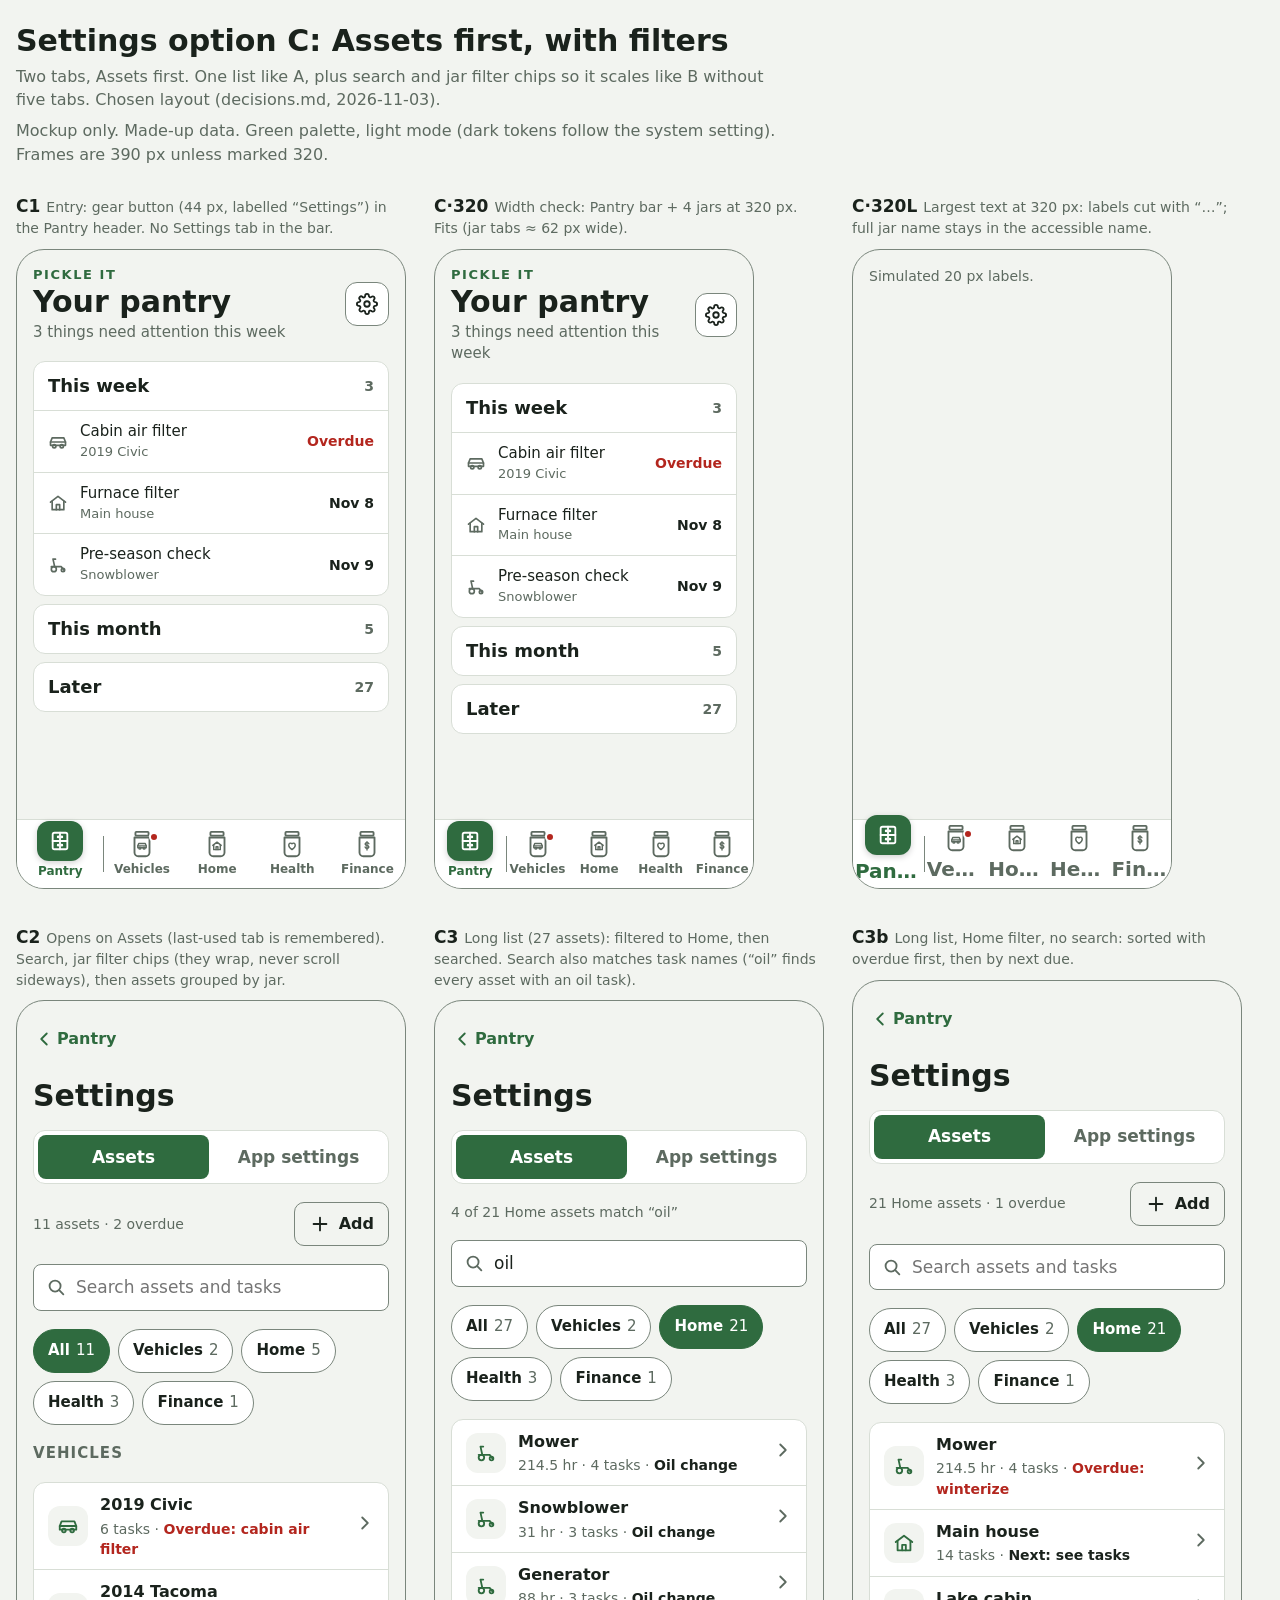
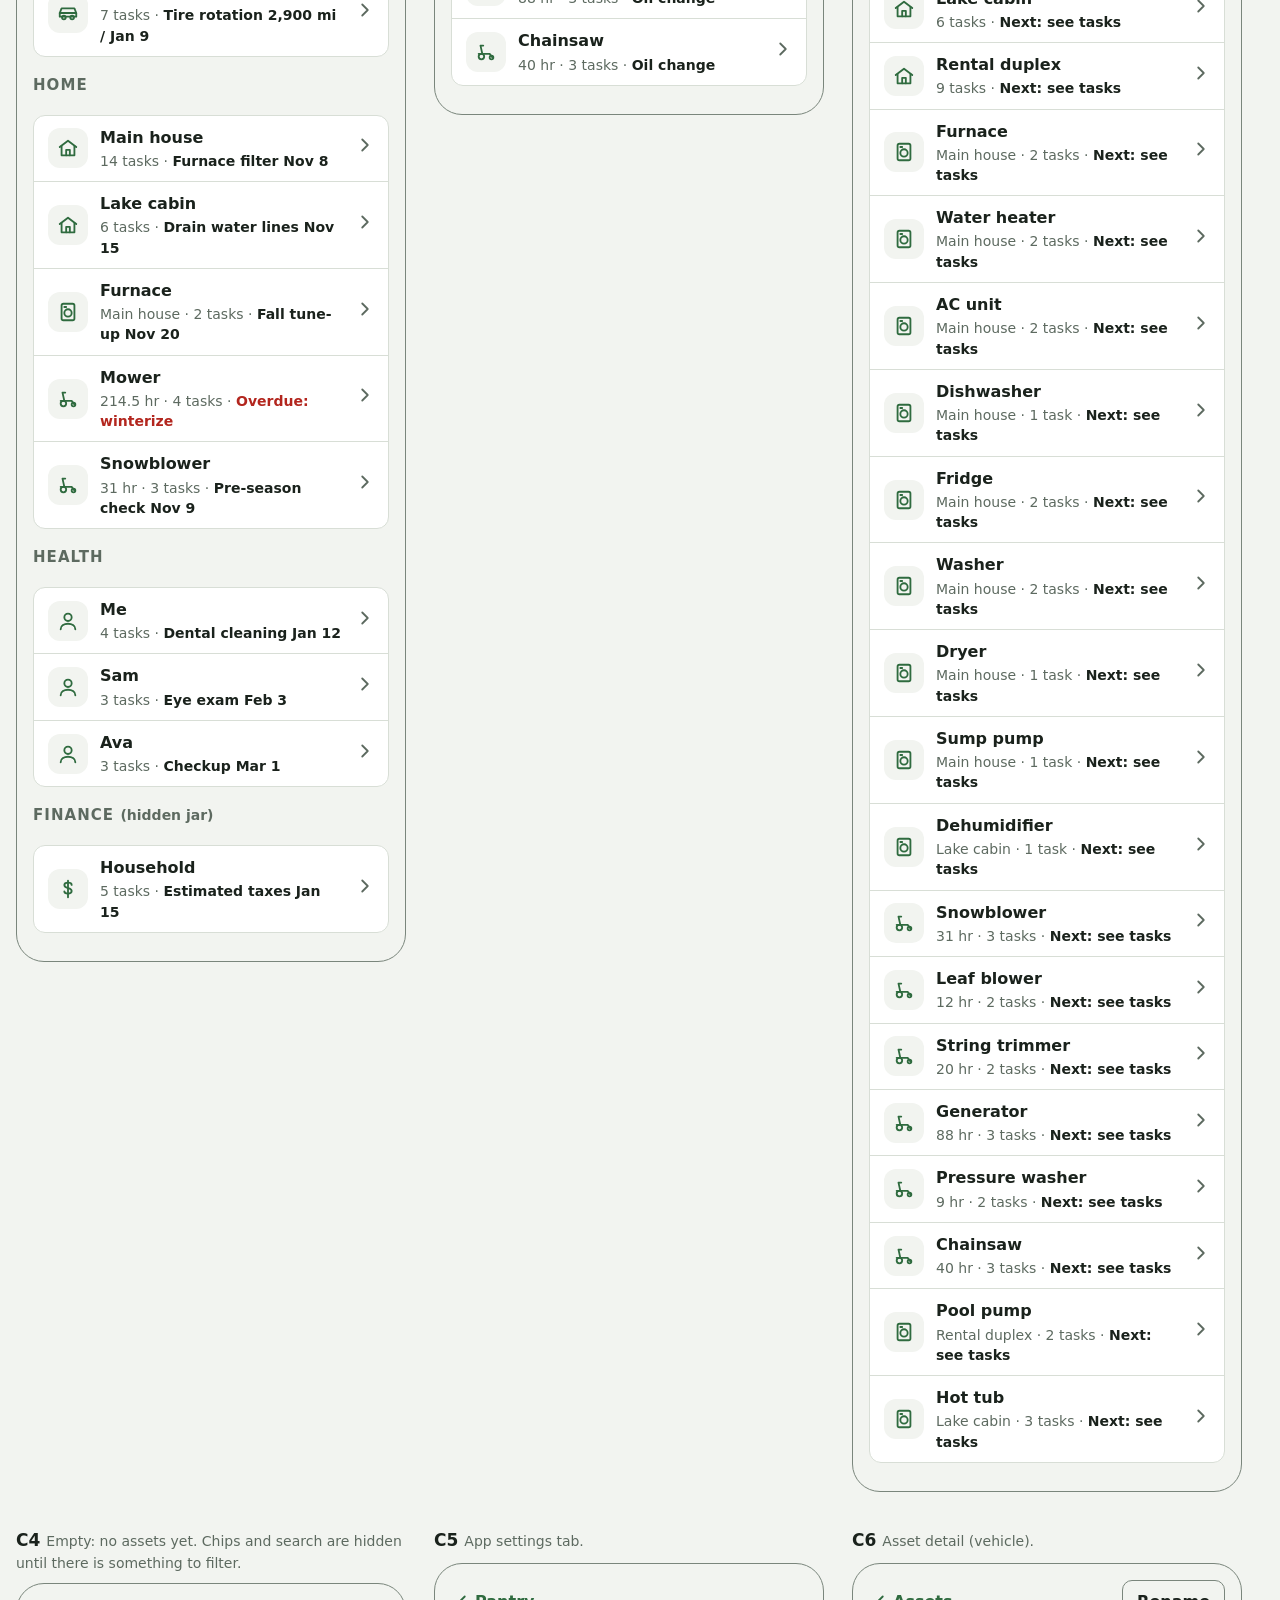
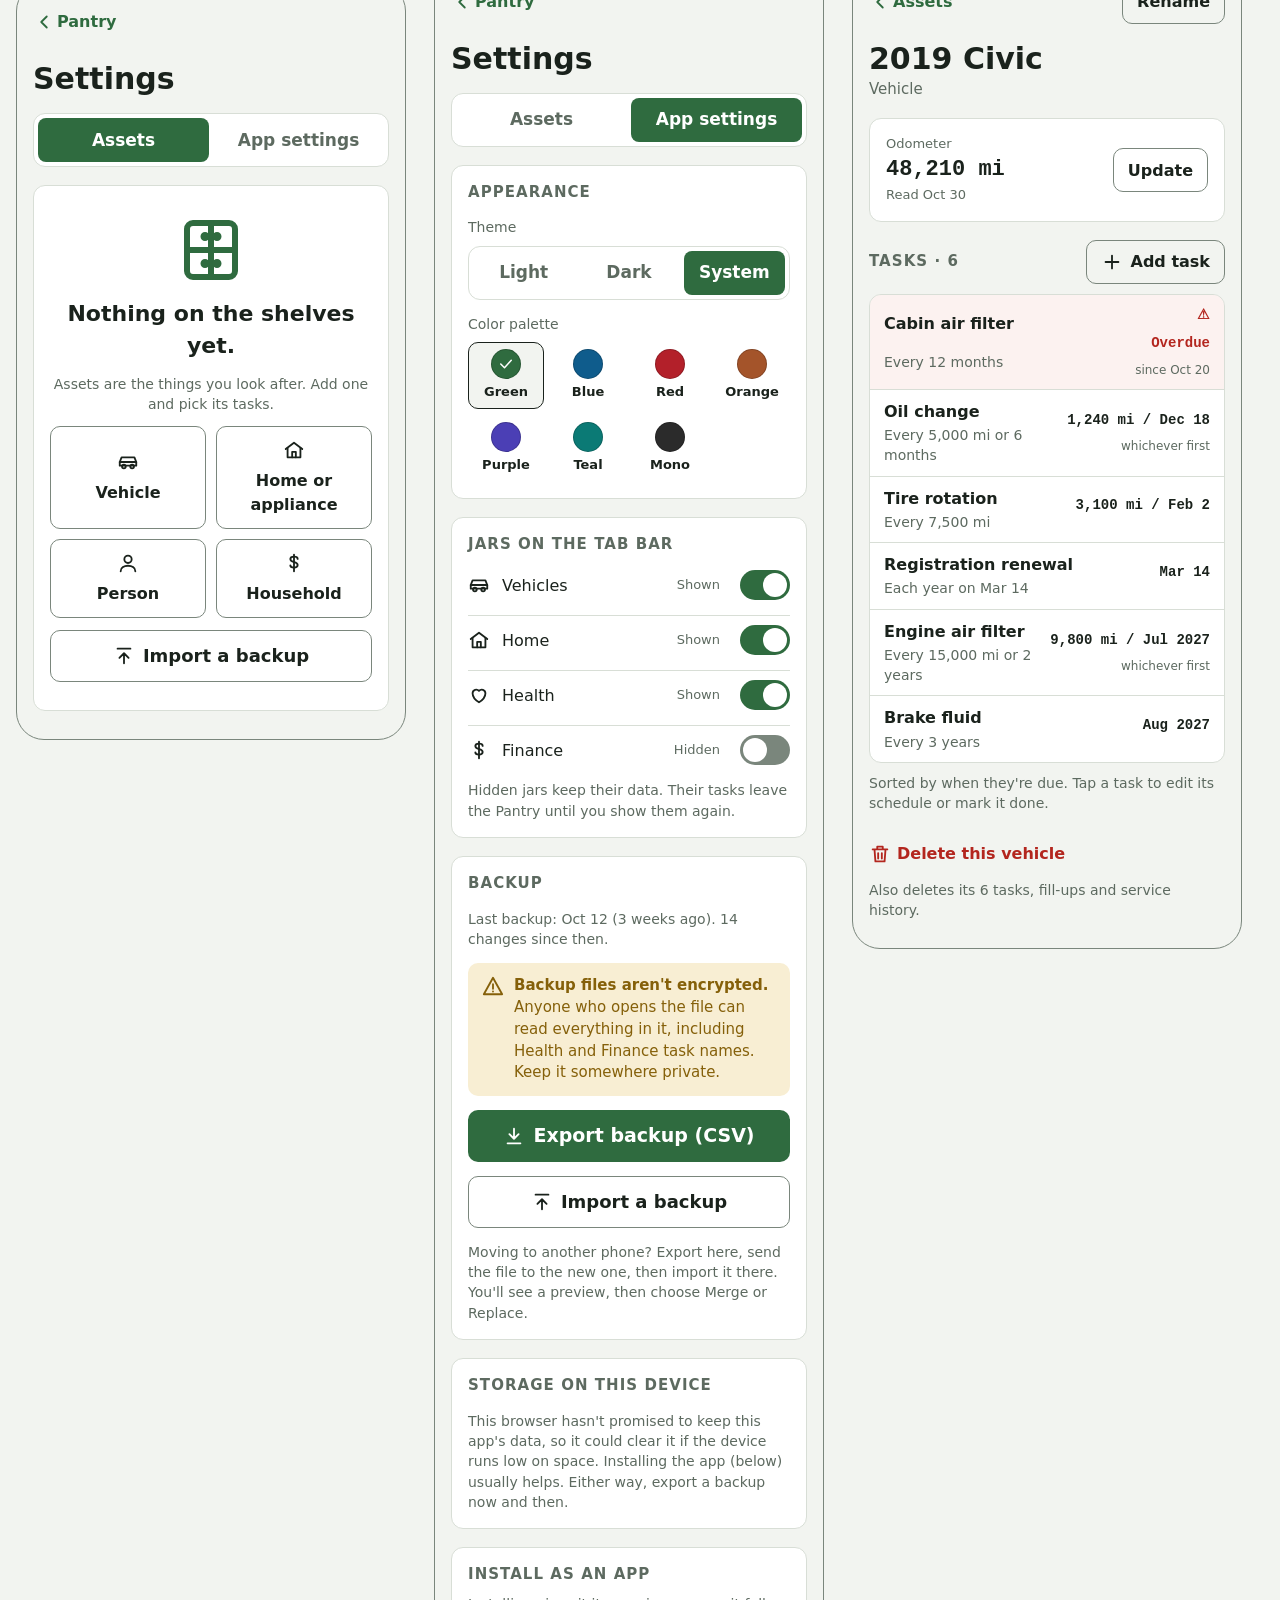
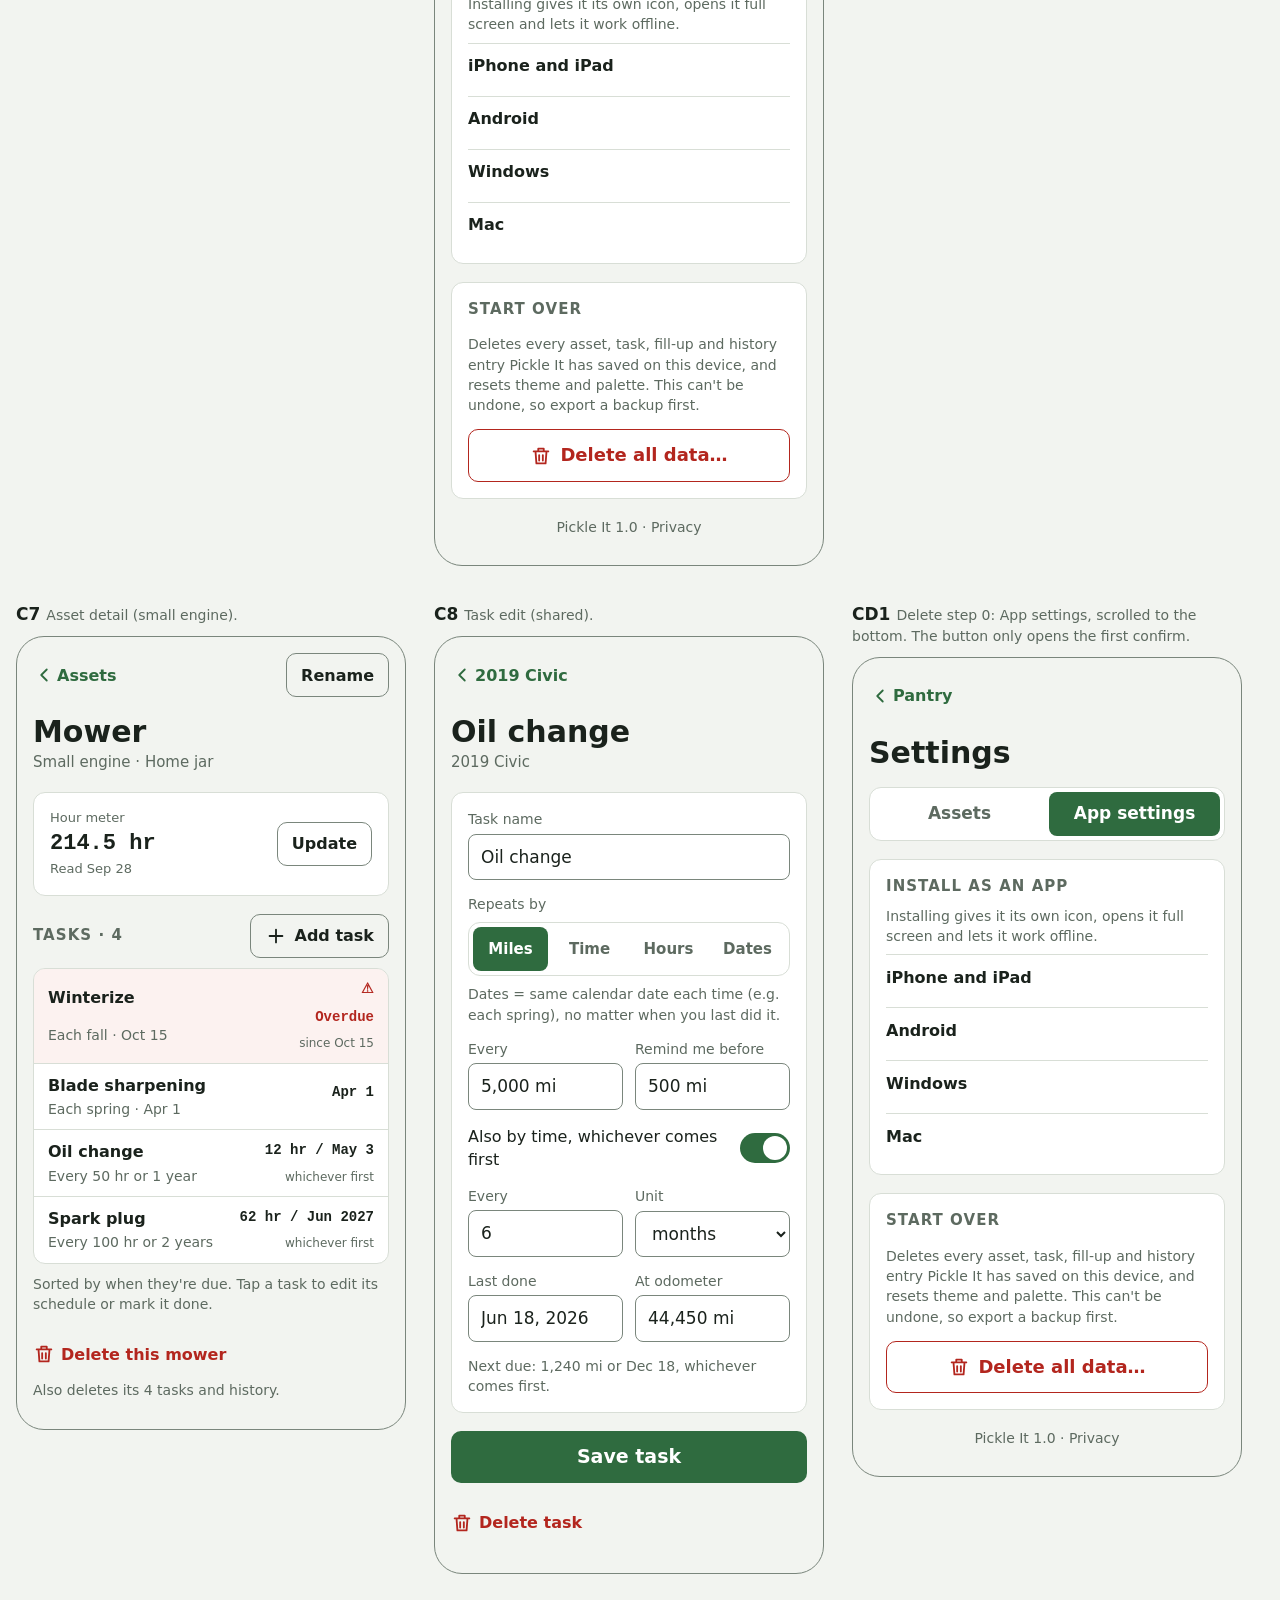
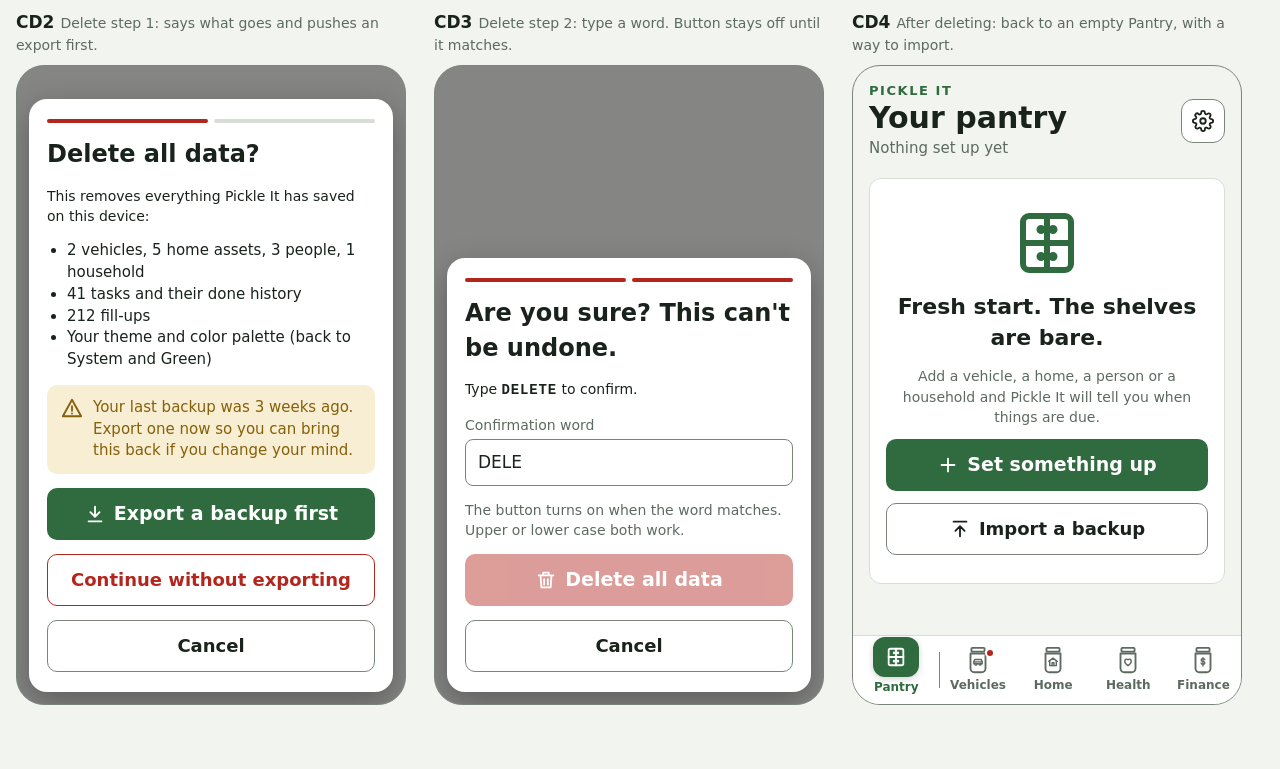
<file: docs/design/settings-option-c.html>
<!doctype html><html lang="en"><head><meta charset="utf-8"><meta name="viewport" content="width=device-width,initial-scale=1">
<title>Settings option C: Assets first, with filters</title><style>
:root{--bg:#f2f4f0;--surface:#fff;--ink:#1a221c;--muted:#5d6a60;--line:#d8ded6;--accent:#2f6b3f;--accent-ink:#fff;--display-fg:#c8e66a;
--ok:#1e7858;--ok-bg:#e1f1e8;--wait:#85600a;--wait-bg:#f8eed3;--err:#b3261e;--err-bg:#fbe9e7;--err-ink:#fff;--line-strong:#7a867c;
--font-display:"Avenir Next Condensed","Bahnschrift SemiCondensed","Bahnschrift","Roboto Condensed","sans-serif-condensed","Arial Narrow",system-ui,sans-serif;
--font-body:system-ui,-apple-system,"Segoe UI",Roboto,"Helvetica Neue",Arial,sans-serif;--font-num:ui-monospace,"SF Mono",Menlo,Consolas,"Roboto Mono",monospace;color-scheme:light}
/* Dark tokens included so the mock respects system dark mode. --err-ink, --line-strong and the darker light --ok are decided (decisions.md, 2026-11-03; values from docs/reviews/contrast-2026-11-03.md). */
@media (prefers-color-scheme:dark){:root{--bg:#0f140f;--surface:#182019;--ink:#e5ece5;--muted:#9aaa9c;--line:#2a362c;--accent:#7cc48d;--accent-ink:#0c140e;
--ok:#86d6b0;--ok-bg:#163126;--wait:#f0c46a;--wait-bg:#382b0e;--err:#ff8a80;--err-bg:#3b1714;--err-ink:#1a0b0a;--line-strong:#6f7f72;color-scheme:dark}}
*,*::before,*::after{box-sizing:border-box}
body{margin:0;background:var(--bg);color:var(--ink);font:16px/1.45 var(--font-body)}
.page{padding:24px 16px 64px;max-width:1800px;margin:0 auto}
.page>header{max-width:760px;display:grid;gap:8px;margin-bottom:28px}
.page>header p{margin:0;color:var(--muted)}
.frames{display:flex;flex-wrap:wrap;gap:36px 28px;align-items:flex-start}
figure{margin:0;display:grid;gap:10px;width:390px;max-width:100%}
figcaption{font-size:14px;color:var(--muted)}figcaption b{color:var(--ink);font-family:var(--font-display);font-size:17px;margin-right:6px}
.phone{width:390px;max-width:100%;background:var(--bg);border:1px solid var(--line-strong);border-radius:28px;overflow:hidden;position:relative;display:flex;flex-direction:column;min-height:640px}
.phone.w320{width:320px}
.scr{padding:16px 16px 28px;display:grid;gap:18px;align-content:start;flex:1}
h1{font-family:var(--font-display);font-weight:700;font-size:30px;line-height:1.1;margin:0}
h2{font-family:var(--font-display);font-weight:700;font-size:15px;text-transform:uppercase;letter-spacing:.07em;color:var(--muted);margin:0}
h3{font-family:var(--font-display);font-size:20px;margin:0}
.eyebrow{font-family:var(--font-display);font-weight:700;letter-spacing:.12em;font-size:13px;color:var(--accent);margin:0}
.sub{color:var(--muted);margin:4px 0 0;font-size:15px}.hint{color:var(--muted);font-size:14px;margin:0}
.vh{position:absolute!important;width:1px;height:1px;overflow:hidden;clip:rect(0 0 0 0);white-space:nowrap}
.ic{width:22px;height:22px;flex:none}
.card{background:var(--surface);border:1px solid var(--line);border-radius:12px;padding:16px;display:grid;gap:14px}
.row{display:flex;align-items:center;justify-content:space-between;gap:12px}
button,a.btnlike{font:inherit;cursor:pointer}
.iconbtn{width:44px;height:44px;display:grid;place-items:center;border:1px solid var(--line-strong);border-radius:12px;background:var(--surface);color:var(--ink)}
.back{display:inline-flex;align-items:center;gap:2px;min-height:44px;padding:0 8px 0 0;color:var(--accent);font-weight:600;text-decoration:none;border:0;background:none}
.save{display:flex;align-items:center;justify-content:center;gap:8px;min-height:48px;font-family:var(--font-display);font-weight:700;font-size:19px;background:var(--accent);color:var(--accent-ink);border:0;border-radius:10px;padding:12px 16px;width:100%}
.btn2{display:flex;align-items:center;justify-content:center;gap:8px;min-height:48px;font-family:var(--font-display);font-weight:700;font-size:18px;background:none;color:var(--ink);border:1px solid var(--line-strong);border-radius:10px;padding:12px 16px;width:100%}
.btn2.danger{color:var(--err);border-color:var(--err)}
.save.danger{background:var(--err);color:var(--err-ink)}
.save:disabled{opacity:.45;cursor:not-allowed}
.small{min-height:44px;font-size:16px;width:auto;padding:8px 14px}
.danger-link{background:none;border:0;color:var(--err);font-weight:600;min-height:44px;padding:0;justify-self:start;display:inline-flex;align-items:center;gap:6px}
label{display:grid;gap:4px;font-size:14px;font-weight:500;color:var(--muted)}
input[type=text],input[type=number],input[type=date],select{font:inherit;font-size:17px;color:var(--ink);background:var(--surface);border:1px solid var(--line-strong);border-radius:8px;padding:10px 12px;width:100%;min-height:46px}
.tabs{display:grid;grid-template-columns:1fr 1fr;gap:4px;padding:4px;background:var(--surface);border:1px solid var(--line);border-radius:12px}
.tabs.three{grid-template-columns:repeat(3,1fr)}.tabs.four{grid-template-columns:repeat(4,1fr)}
.tab{font-family:var(--font-display);font-weight:700;font-size:17px;background:none;color:var(--muted);border:0;border-radius:8px;min-height:44px;padding:8px 4px}
.tab[aria-selected=true],.tab[aria-pressed=true],.tab[aria-checked=true]{background:var(--accent);color:var(--accent-ink)}
.strip{display:flex;gap:4px;padding:4px;background:var(--surface);border:1px solid var(--line);border-radius:12px;overflow-x:auto;scrollbar-width:none}
.strip .tab{flex:none;display:inline-flex;align-items:center;gap:6px;padding:8px 12px;font-size:16px}
.strip .tab .ic{width:18px;height:18px}
.optlabel{font-size:14px;font-weight:500;color:var(--muted)}
.swatches{display:grid;grid-template-columns:repeat(4,1fr);gap:6px}
.sw{display:grid;justify-items:center;gap:4px;min-height:64px;padding:6px 2px;background:none;border:1px solid transparent;border-radius:10px;color:var(--ink);font-size:13px;font-weight:600}
.sw i{width:30px;height:30px;border-radius:50%;display:grid;place-items:center;color:#fff;border:1px solid rgba(0,0,0,.2)}
.sw[aria-checked=true]{border-color:var(--ink);background:var(--bg)}
.sw .ic{width:18px;height:18px}
.alert{display:flex;gap:10px;background:var(--wait-bg);color:var(--wait);border-radius:10px;padding:12px 14px;font-size:15px;font-weight:500}
.alert.bad{background:var(--err-bg);color:var(--err)}
.alert p{margin:0}
details.how{border-top:1px solid var(--line)}details.how summary{min-height:44px;display:flex;align-items:center;font-weight:600;cursor:pointer}
.toggle{display:flex;align-items:center;justify-content:space-between;gap:12px;min-height:48px;color:var(--ink);font-size:16px;font-weight:500;border-top:1px solid var(--line)}
.toggle:first-of-type{border-top:0}
.sw-ui{width:50px;height:30px;border-radius:15px;background:var(--line-strong);position:relative;flex:none}
.sw-ui::after{content:"";position:absolute;top:3px;left:3px;width:24px;height:24px;border-radius:50%;background:#fff;transition:left .1s}
[aria-checked=true] .sw-ui{background:var(--accent)}[aria-checked=true] .sw-ui::after{left:23px}
.toggle button{all:unset;display:flex;align-items:center;justify-content:space-between;gap:12px;width:100%;min-height:48px;cursor:pointer}
.toggle button:focus-visible{outline:2px solid var(--accent);outline-offset:2px}
.state{font-size:13px;color:var(--muted);margin-left:auto;margin-right:8px}
.list{display:grid;background:var(--surface);border:1px solid var(--line);border-radius:12px;overflow:hidden}
.arow{display:grid;grid-template-columns:40px 1fr auto;gap:2px 12px;align-items:center;min-height:64px;padding:10px 12px 10px 14px;border-top:1px solid var(--line);color:var(--ink);text-decoration:none}
.arow:first-child{border-top:0}
.arow .av{grid-row:1/span 2;width:40px;height:40px;border-radius:12px;background:var(--bg);color:var(--accent);display:grid;place-items:center}
.arow .nm{font-weight:600;min-width:0;overflow-wrap:anywhere}
.arow .mt{grid-column:2;font-size:14px;color:var(--muted)}
.arow .mt b{font-weight:600;color:var(--ink)}.arow .mt b.over{color:var(--err)}
.arow .ch{grid-column:3;grid-row:1/span 2;color:var(--muted)}
.trow{display:grid;grid-template-columns:1fr auto;gap:2px 12px;align-items:center;min-height:64px;padding:10px 14px;border-top:1px solid var(--line);text-decoration:none;color:var(--ink)}
.trow:first-child{border-top:0}
.trow .nm{font-weight:600}.trow .sc{grid-column:1;font-size:14px;color:var(--muted)}
.trow .due{white-space:nowrap;grid-column:2;grid-row:1/span 2;text-align:right;font-family:var(--font-num);font-variant-numeric:tabular-nums;font-size:14px;font-weight:600}
.trow .due small{display:block;font-family:var(--font-body);font-weight:500;color:var(--muted);font-size:12px}
.trow .due.over{color:var(--err)}
.trow.over{background:color-mix(in srgb,var(--err-bg) 60%,transparent)}
.sechead{display:flex;justify-content:space-between;align-items:center;gap:12px}
.grp summary{list-style:none;display:flex;align-items:center;gap:10px;min-height:48px;cursor:pointer}
.grp summary::-webkit-details-marker{display:none}
.grp summary h2{flex:1}.grp summary .cnt{font-size:14px;color:var(--muted);font-weight:600}
.grp summary .ic{transition:transform .15s;color:var(--muted)}.grp[open] summary .ic{transform:rotate(90deg)}
.grp{display:grid;gap:8px}
.chips{display:flex;flex-wrap:wrap;gap:8px}
.chip{flex:none;min-height:44px;padding:0 14px;border-radius:999px;border:1px solid var(--line-strong);background:var(--surface);color:var(--ink);font-weight:600;font-size:15px;display:inline-flex;align-items:center;gap:6px}
.chip .n{font-weight:500;color:var(--muted);font-variant-numeric:tabular-nums}
.chip[aria-pressed=true]{background:var(--accent);border-color:var(--accent);color:var(--accent-ink)}.chip[aria-pressed=true] .n{color:inherit}
.search{position:relative}.search .ic{position:absolute;left:12px;top:12px;color:var(--muted)}.search input{padding-left:42px}
.reading{display:flex;align-items:center;justify-content:space-between;gap:12px}
.reading .v{font-family:var(--font-num);font-size:22px;font-weight:600}.reading .k{font-size:13px;color:var(--muted)}
.empty{display:grid;gap:12px;justify-items:center;text-align:center;padding:28px 16px}
.empty .big{width:72px;height:72px;color:var(--accent)}
.empty p{margin:0}.empty .lead{font-family:var(--font-display);font-size:22px;font-weight:700}
.addgrid{display:grid;grid-template-columns:1fr 1fr;gap:10px;width:100%}
.addgrid .btn2{flex-direction:column;font-size:16px;min-height:76px}
.note{font-size:13px;color:var(--muted);border-left:3px solid var(--line-strong);padding:2px 0 2px 10px;margin:0}
/* Pantry entry + tab bar */
.due{display:grid;gap:8px}
.dbox{background:var(--surface);border:1px solid var(--line);border-radius:12px;overflow:hidden}
.dbox>.hd{display:flex;justify-content:space-between;align-items:center;min-height:48px;padding:0 14px;font-family:var(--font-display);font-weight:700;font-size:18px}
.dbox>.hd span{font-family:var(--font-body);font-size:14px;color:var(--muted);font-weight:600}
.drow{display:grid;grid-template-columns:22px 1fr auto;gap:0 10px;align-items:center;padding:10px 14px;border-top:1px solid var(--line);font-size:15px}
.drow .ic{width:20px;height:20px;color:var(--muted)}.drow small{display:block;color:var(--muted);font-size:13px}
.drow .w{font-weight:600;font-size:14px;text-align:right}.drow .w.over{color:var(--err)}
.tb{margin-top:auto;border-top:1px solid var(--line);background:var(--surface)}
.tb-in{display:grid;grid-template-columns:1.15fr 1px repeat(4,1fr);height:68px;align-items:center}
.tb a{position:relative;display:grid;justify-items:center;align-content:center;gap:2px;min-height:56px;color:var(--muted);text-decoration:none;font-size:12px;font-weight:600;min-width:0}
.tb a>span:not(.vh){max-width:100%;overflow:hidden;text-overflow:ellipsis;white-space:nowrap;padding:0 2px}
.tb .jar{width:30px;height:30px}
.tb .pansq{width:46px;height:40px;border-radius:12px;background:var(--accent);color:var(--accent-ink);display:grid;place-items:center;box-shadow:0 2px 6px rgba(0,0,0,.18);margin-top:-6px}
.tb .pan[aria-current=page]{color:var(--accent)}
.tb .div{width:1px;height:36px;background:var(--line-strong)}
.tb .dot{position:absolute;top:6px;left:calc(50% + 7px);width:10px;height:10px;border-radius:50%;background:var(--err);border:2px solid var(--surface)}
.tb.big-text a{font-size:20px}
/* Dialog mock */
.dim{background:color-mix(in srgb,#000 45%,var(--bg))}
.dlg{margin:auto 12px 12px;background:var(--surface);border-radius:18px;padding:20px 18px;display:grid;gap:14px;box-shadow:0 10px 30px rgba(0,0,0,.3)}
.dlg h2{color:var(--ink);text-transform:none;letter-spacing:0;font-size:24px}
.dlg ul{margin:0;padding-left:20px;color:var(--ink);font-size:15px}
.steps{display:flex;gap:6px;margin:0;padding:0;list-style:none}.steps li{flex:1;height:4px;border-radius:2px;background:var(--line)}.steps li.on{background:var(--err)}
.mono{font-family:var(--font-num);font-weight:700;letter-spacing:.06em}
:focus-visible{outline:2px solid var(--accent);outline-offset:2px}
</style></head><body><main class="page"><header><h1>Settings option C: Assets first, with filters</h1><p>Two tabs, Assets first. One list like A, plus search and jar filter chips so it scales like B without five tabs. Chosen layout (decisions.md, 2026-11-03).</p><p>Mockup only. Made-up data. Green palette, light mode (dark tokens follow the system setting). Frames are 390 px unless marked 320.</p></header>
<div class="frames"><figure><figcaption><b>C1</b>Entry: gear button (44 px, labelled “Settings”) in the Pantry header. No Settings tab in the bar.</figcaption><div class="phone "><div class="scr"><div class="row"><div><p class="eyebrow">PICKLE IT</p><h1>Your pantry</h1>
<p class="sub">3 things need attention this week</p></div>
<button class="iconbtn" type="button" aria-label="Settings"><svg class="ic" viewBox="0 0 24 24" fill="none" stroke="currentColor" stroke-width="2" stroke-linecap="round" stroke-linejoin="round" aria-hidden="true"><circle cx="12" cy="12" r="3"/><path d="M19.4 15a1.65 1.65 0 0 0 .33 1.82l.06.06a2 2 0 1 1-2.83 2.83l-.06-.06a1.65 1.65 0 0 0-1.82-.33 1.65 1.65 0 0 0-1 1.51V21a2 2 0 1 1-4 0v-.09A1.65 1.65 0 0 0 9 19.4a1.65 1.65 0 0 0-1.82.33l-.06.06a2 2 0 1 1-2.83-2.83l.06-.06A1.65 1.65 0 0 0 4.68 15a1.65 1.65 0 0 0-1.51-1H3a2 2 0 1 1 0-4h.09A1.65 1.65 0 0 0 4.6 9a1.65 1.65 0 0 0-.33-1.82l-.06-.06a2 2 0 1 1 2.83-2.83l.06.06A1.65 1.65 0 0 0 9 4.68a1.65 1.65 0 0 0 1-1.51V3a2 2 0 1 1 4 0v.09a1.65 1.65 0 0 0 1 1.51 1.65 1.65 0 0 0 1.82-.33l.06-.06a2 2 0 1 1 2.83 2.83l-.06.06A1.65 1.65 0 0 0 19.4 9a1.65 1.65 0 0 0 1.51 1H21a2 2 0 1 1 0 4h-.09a1.65 1.65 0 0 0-1.51 1z"/></svg></button></div><div class="due"><div class="dbox"><div class="hd">This week<span>3</span></div><div class="drow"><svg class="ic" viewBox="0 0 24 24" fill="none" stroke="currentColor" stroke-width="2" stroke-linecap="round" stroke-linejoin="round" aria-hidden="true"><path d="M3 16v-4l2-5h14l2 5v4z"/><circle cx="7.5" cy="17" r="2"/><circle cx="16.5" cy="17" r="2"/><path d="M3 12h18"/></svg><div>Cabin air filter<small>2019 Civic</small></div><span class="w over">Overdue</span></div><div class="drow"><svg class="ic" viewBox="0 0 24 24" fill="none" stroke="currentColor" stroke-width="2" stroke-linecap="round" stroke-linejoin="round" aria-hidden="true"><path d="M3 11l9-7 9 7"/><path d="M5 10v10h14V10"/><path d="M10 20v-6h4v6"/></svg><div>Furnace filter<small>Main house</small></div><span class="w">Nov 8</span></div><div class="drow"><svg class="ic" viewBox="0 0 24 24" fill="none" stroke="currentColor" stroke-width="2" stroke-linecap="round" stroke-linejoin="round" aria-hidden="true"><circle cx="7" cy="17" r="3"/><circle cx="18" cy="18" r="2"/><path d="M4 14h12l3 4"/><path d="M8 14l-2-9h3"/></svg><div>Pre-season check<small>Snowblower</small></div><span class="w">Nov 9</span></div></div>
<div class="dbox"><div class="hd">This month<span>5</span></div></div><div class="dbox"><div class="hd">Later<span>27</span></div></div></div></div><nav class="tb" aria-label="Pantry and jars"><div class="tb-in">
<a class="pan" href="#" aria-current="page"><span class="pansq"><svg class="ic" viewBox="0 0 24 24" fill="none" stroke="currentColor" stroke-width="2" stroke-linecap="round" stroke-linejoin="round" aria-hidden="true"><rect x="4" y="3" width="16" height="18" rx="2"/><path d="M12 3v18M4 12h16"/><path d="M10 7.5h0M14 7.5h0M10 16.5h0M14 16.5h0" stroke-width="3"/></svg></span><span>Pantry</span></a><span class="div" aria-hidden="true"></span><a href="#"><svg class="jar" viewBox="0 0 32 32" fill="none" stroke="currentColor" stroke-width="2" stroke-linejoin="round" aria-hidden="true"><rect x="9" y="3" width="14" height="4" rx="1"/><path d="M8 9h16v16a4 4 0 0 1-4 4h-8a4 4 0 0 1-4-4z"/><g transform="translate(10 12) scale(.5)" stroke-width="3" stroke-linecap="round"><path d="M3 16v-4l2-5h14l2 5v4z"/><circle cx="7.5" cy="17" r="2"/><circle cx="16.5" cy="17" r="2"/><path d="M3 12h18"/></g></svg><span>Vehicles</span><i class=dot aria-hidden=true></i><span class=vh>, has items due this week</span></a><a href="#"><svg class="jar" viewBox="0 0 32 32" fill="none" stroke="currentColor" stroke-width="2" stroke-linejoin="round" aria-hidden="true"><rect x="9" y="3" width="14" height="4" rx="1"/><path d="M8 9h16v16a4 4 0 0 1-4 4h-8a4 4 0 0 1-4-4z"/><g transform="translate(10 12) scale(.5)" stroke-width="3" stroke-linecap="round"><path d="M3 11l9-7 9 7"/><path d="M5 10v10h14V10"/><path d="M10 20v-6h4v6"/></g></svg><span>Home</span></a><a href="#"><svg class="jar" viewBox="0 0 32 32" fill="none" stroke="currentColor" stroke-width="2" stroke-linejoin="round" aria-hidden="true"><rect x="9" y="3" width="14" height="4" rx="1"/><path d="M8 9h16v16a4 4 0 0 1-4 4h-8a4 4 0 0 1-4-4z"/><g transform="translate(10 12) scale(.5)" stroke-width="3" stroke-linecap="round"><path d="M12 20s-7-4.5-7-10a4 4 0 0 1 7-2.5A4 4 0 0 1 19 10c0 5.5-7 10-7 10z"/></g></svg><span>Health</span></a><a href="#"><svg class="jar" viewBox="0 0 32 32" fill="none" stroke="currentColor" stroke-width="2" stroke-linejoin="round" aria-hidden="true"><rect x="9" y="3" width="14" height="4" rx="1"/><path d="M8 9h16v16a4 4 0 0 1-4 4h-8a4 4 0 0 1-4-4z"/><g transform="translate(10 12) scale(.5)" stroke-width="3" stroke-linecap="round"><path d="M12 3v18"/><path d="M16 7.5C16 6 14.2 5 12 5s-4 1-4 2.75S9.8 10.5 12 11s4 1.25 4 3.25S14.2 17 12 17s-4-1-4-2.5"/></g></svg><span>Finance</span></a></div></nav></div></figure><figure><figcaption><b>C·320</b>Width check: Pantry bar + 4 jars at 320 px. Fits (jar tabs ≈ 62 px wide).</figcaption><div class="phone w320"><div class="scr"><div class="row"><div><p class="eyebrow">PICKLE IT</p><h1>Your pantry</h1>
<p class="sub">3 things need attention this week</p></div>
<button class="iconbtn" type="button" aria-label="Settings"><svg class="ic" viewBox="0 0 24 24" fill="none" stroke="currentColor" stroke-width="2" stroke-linecap="round" stroke-linejoin="round" aria-hidden="true"><circle cx="12" cy="12" r="3"/><path d="M19.4 15a1.65 1.65 0 0 0 .33 1.82l.06.06a2 2 0 1 1-2.83 2.83l-.06-.06a1.65 1.65 0 0 0-1.82-.33 1.65 1.65 0 0 0-1 1.51V21a2 2 0 1 1-4 0v-.09A1.65 1.65 0 0 0 9 19.4a1.65 1.65 0 0 0-1.82.33l-.06.06a2 2 0 1 1-2.83-2.83l.06-.06A1.65 1.65 0 0 0 4.68 15a1.65 1.65 0 0 0-1.51-1H3a2 2 0 1 1 0-4h.09A1.65 1.65 0 0 0 4.6 9a1.65 1.65 0 0 0-.33-1.82l-.06-.06a2 2 0 1 1 2.83-2.83l.06.06A1.65 1.65 0 0 0 9 4.68a1.65 1.65 0 0 0 1-1.51V3a2 2 0 1 1 4 0v.09a1.65 1.65 0 0 0 1 1.51 1.65 1.65 0 0 0 1.82-.33l.06-.06a2 2 0 1 1 2.83 2.83l-.06.06A1.65 1.65 0 0 0 19.4 9a1.65 1.65 0 0 0 1.51 1H21a2 2 0 1 1 0 4h-.09a1.65 1.65 0 0 0-1.51 1z"/></svg></button></div><div class="due"><div class="dbox"><div class="hd">This week<span>3</span></div><div class="drow"><svg class="ic" viewBox="0 0 24 24" fill="none" stroke="currentColor" stroke-width="2" stroke-linecap="round" stroke-linejoin="round" aria-hidden="true"><path d="M3 16v-4l2-5h14l2 5v4z"/><circle cx="7.5" cy="17" r="2"/><circle cx="16.5" cy="17" r="2"/><path d="M3 12h18"/></svg><div>Cabin air filter<small>2019 Civic</small></div><span class="w over">Overdue</span></div><div class="drow"><svg class="ic" viewBox="0 0 24 24" fill="none" stroke="currentColor" stroke-width="2" stroke-linecap="round" stroke-linejoin="round" aria-hidden="true"><path d="M3 11l9-7 9 7"/><path d="M5 10v10h14V10"/><path d="M10 20v-6h4v6"/></svg><div>Furnace filter<small>Main house</small></div><span class="w">Nov 8</span></div><div class="drow"><svg class="ic" viewBox="0 0 24 24" fill="none" stroke="currentColor" stroke-width="2" stroke-linecap="round" stroke-linejoin="round" aria-hidden="true"><circle cx="7" cy="17" r="3"/><circle cx="18" cy="18" r="2"/><path d="M4 14h12l3 4"/><path d="M8 14l-2-9h3"/></svg><div>Pre-season check<small>Snowblower</small></div><span class="w">Nov 9</span></div></div>
<div class="dbox"><div class="hd">This month<span>5</span></div></div><div class="dbox"><div class="hd">Later<span>27</span></div></div></div></div><nav class="tb" aria-label="Pantry and jars"><div class="tb-in">
<a class="pan" href="#" aria-current="page"><span class="pansq"><svg class="ic" viewBox="0 0 24 24" fill="none" stroke="currentColor" stroke-width="2" stroke-linecap="round" stroke-linejoin="round" aria-hidden="true"><rect x="4" y="3" width="16" height="18" rx="2"/><path d="M12 3v18M4 12h16"/><path d="M10 7.5h0M14 7.5h0M10 16.5h0M14 16.5h0" stroke-width="3"/></svg></span><span>Pantry</span></a><span class="div" aria-hidden="true"></span><a href="#"><svg class="jar" viewBox="0 0 32 32" fill="none" stroke="currentColor" stroke-width="2" stroke-linejoin="round" aria-hidden="true"><rect x="9" y="3" width="14" height="4" rx="1"/><path d="M8 9h16v16a4 4 0 0 1-4 4h-8a4 4 0 0 1-4-4z"/><g transform="translate(10 12) scale(.5)" stroke-width="3" stroke-linecap="round"><path d="M3 16v-4l2-5h14l2 5v4z"/><circle cx="7.5" cy="17" r="2"/><circle cx="16.5" cy="17" r="2"/><path d="M3 12h18"/></g></svg><span>Vehicles</span><i class=dot aria-hidden=true></i><span class=vh>, has items due this week</span></a><a href="#"><svg class="jar" viewBox="0 0 32 32" fill="none" stroke="currentColor" stroke-width="2" stroke-linejoin="round" aria-hidden="true"><rect x="9" y="3" width="14" height="4" rx="1"/><path d="M8 9h16v16a4 4 0 0 1-4 4h-8a4 4 0 0 1-4-4z"/><g transform="translate(10 12) scale(.5)" stroke-width="3" stroke-linecap="round"><path d="M3 11l9-7 9 7"/><path d="M5 10v10h14V10"/><path d="M10 20v-6h4v6"/></g></svg><span>Home</span></a><a href="#"><svg class="jar" viewBox="0 0 32 32" fill="none" stroke="currentColor" stroke-width="2" stroke-linejoin="round" aria-hidden="true"><rect x="9" y="3" width="14" height="4" rx="1"/><path d="M8 9h16v16a4 4 0 0 1-4 4h-8a4 4 0 0 1-4-4z"/><g transform="translate(10 12) scale(.5)" stroke-width="3" stroke-linecap="round"><path d="M12 20s-7-4.5-7-10a4 4 0 0 1 7-2.5A4 4 0 0 1 19 10c0 5.5-7 10-7 10z"/></g></svg><span>Health</span></a><a href="#"><svg class="jar" viewBox="0 0 32 32" fill="none" stroke="currentColor" stroke-width="2" stroke-linejoin="round" aria-hidden="true"><rect x="9" y="3" width="14" height="4" rx="1"/><path d="M8 9h16v16a4 4 0 0 1-4 4h-8a4 4 0 0 1-4-4z"/><g transform="translate(10 12) scale(.5)" stroke-width="3" stroke-linecap="round"><path d="M12 3v18"/><path d="M16 7.5C16 6 14.2 5 12 5s-4 1-4 2.75S9.8 10.5 12 11s4 1.25 4 3.25S14.2 17 12 17s-4-1-4-2.5"/></g></svg><span>Finance</span></a></div></nav></div></figure><figure><figcaption><b>C·320L</b>Largest text at 320 px: labels cut with “…”; full jar name stays in the accessible name.</figcaption><div class="phone w320"><div class="scr"><p class="hint">Simulated 20 px labels.</p></div><nav class="tb big-text" aria-label="Pantry and jars"><div class="tb-in">
<a class="pan" href="#" aria-current="page"><span class="pansq"><svg class="ic" viewBox="0 0 24 24" fill="none" stroke="currentColor" stroke-width="2" stroke-linecap="round" stroke-linejoin="round" aria-hidden="true"><rect x="4" y="3" width="16" height="18" rx="2"/><path d="M12 3v18M4 12h16"/><path d="M10 7.5h0M14 7.5h0M10 16.5h0M14 16.5h0" stroke-width="3"/></svg></span><span>Pantry</span></a><span class="div" aria-hidden="true"></span><a href="#"><svg class="jar" viewBox="0 0 32 32" fill="none" stroke="currentColor" stroke-width="2" stroke-linejoin="round" aria-hidden="true"><rect x="9" y="3" width="14" height="4" rx="1"/><path d="M8 9h16v16a4 4 0 0 1-4 4h-8a4 4 0 0 1-4-4z"/><g transform="translate(10 12) scale(.5)" stroke-width="3" stroke-linecap="round"><path d="M3 16v-4l2-5h14l2 5v4z"/><circle cx="7.5" cy="17" r="2"/><circle cx="16.5" cy="17" r="2"/><path d="M3 12h18"/></g></svg><span>Vehicles</span><i class=dot aria-hidden=true></i><span class=vh>, has items due this week</span></a><a href="#"><svg class="jar" viewBox="0 0 32 32" fill="none" stroke="currentColor" stroke-width="2" stroke-linejoin="round" aria-hidden="true"><rect x="9" y="3" width="14" height="4" rx="1"/><path d="M8 9h16v16a4 4 0 0 1-4 4h-8a4 4 0 0 1-4-4z"/><g transform="translate(10 12) scale(.5)" stroke-width="3" stroke-linecap="round"><path d="M3 11l9-7 9 7"/><path d="M5 10v10h14V10"/><path d="M10 20v-6h4v6"/></g></svg><span>Home</span></a><a href="#"><svg class="jar" viewBox="0 0 32 32" fill="none" stroke="currentColor" stroke-width="2" stroke-linejoin="round" aria-hidden="true"><rect x="9" y="3" width="14" height="4" rx="1"/><path d="M8 9h16v16a4 4 0 0 1-4 4h-8a4 4 0 0 1-4-4z"/><g transform="translate(10 12) scale(.5)" stroke-width="3" stroke-linecap="round"><path d="M12 20s-7-4.5-7-10a4 4 0 0 1 7-2.5A4 4 0 0 1 19 10c0 5.5-7 10-7 10z"/></g></svg><span>Health</span></a><a href="#"><svg class="jar" viewBox="0 0 32 32" fill="none" stroke="currentColor" stroke-width="2" stroke-linejoin="round" aria-hidden="true"><rect x="9" y="3" width="14" height="4" rx="1"/><path d="M8 9h16v16a4 4 0 0 1-4 4h-8a4 4 0 0 1-4-4z"/><g transform="translate(10 12) scale(.5)" stroke-width="3" stroke-linecap="round"><path d="M12 3v18"/><path d="M16 7.5C16 6 14.2 5 12 5s-4 1-4 2.75S9.8 10.5 12 11s4 1.25 4 3.25S14.2 17 12 17s-4-1-4-2.5"/></g></svg><span>Finance</span></a></div></nav></div></figure><figure><figcaption><b>C2</b>Opens on Assets (last-used tab is remembered). Search, jar filter chips (they wrap, never scroll sideways), then assets grouped by jar.</figcaption><div class="phone "><div class="scr"><div class="row"><a class="back" href="#"><svg class="ic" viewBox="0 0 24 24" fill="none" stroke="currentColor" stroke-width="2" stroke-linecap="round" stroke-linejoin="round" aria-hidden="true"><path d="M15 6l-6 6 6 6"/></svg>Pantry</a></div><h1>Settings</h1>
<div class="tabs" role="tablist" aria-label="Settings sections"><button class="tab" role="tab" type="button" id="t77" aria-selected="true" aria-controls="p79" tabindex="0">Assets</button><button class="tab" role="tab" type="button" id="t78" aria-selected="false" aria-controls="t78p" tabindex="-1">App settings</button></div><div role="tabpanel" id="p79" aria-labelledby="t77" tabindex="0" style="display:grid;gap:18px"><div class="row"><span class="hint" role="status">11 assets · 2 overdue</span><button class="btn2 small" type="button"><svg class="ic" viewBox="0 0 24 24" fill="none" stroke="currentColor" stroke-width="2" stroke-linecap="round" stroke-linejoin="round" aria-hidden="true"><path d="M12 5v14M5 12h14"/></svg>Add</button></div><div class="search"><svg class="ic" viewBox="0 0 24 24" fill="none" stroke="currentColor" stroke-width="2" stroke-linecap="round" stroke-linejoin="round" aria-hidden="true"><circle cx="11" cy="11" r="6"/><path d="M20 20l-4.5-4.5"/></svg><label class="vh" for="s76">Search assets and tasks</label><input id="s76" type="text" placeholder="Search assets and tasks" value=""></div><div class="chips" role="group" aria-label="Show assets from"><button class="chip" type="button" aria-pressed="true">All<span class="n">11</span></button><button class="chip" type="button" aria-pressed="false">Vehicles<span class="n">2</span></button><button class="chip" type="button" aria-pressed="false">Home<span class="n">5</span></button><button class="chip" type="button" aria-pressed="false">Health<span class="n">3</span></button><button class="chip" type="button" aria-pressed="false">Finance<span class="n">1</span></button></div><h2>Vehicles</h2><div class="list"><a class="arow" href="#"><span class="av"><svg class="ic" viewBox="0 0 24 24" fill="none" stroke="currentColor" stroke-width="2" stroke-linecap="round" stroke-linejoin="round" aria-hidden="true"><path d="M3 16v-4l2-5h14l2 5v4z"/><circle cx="7.5" cy="17" r="2"/><circle cx="16.5" cy="17" r="2"/><path d="M3 12h18"/></svg></span><span class="nm">2019 Civic</span><span class="ch"><svg class="ic" viewBox="0 0 24 24" fill="none" stroke="currentColor" stroke-width="2" stroke-linecap="round" stroke-linejoin="round" aria-hidden="true"><path d="M9 6l6 6-6 6"/></svg></span>
<span class="mt">6 tasks · <b class="over">Overdue: cabin air filter</b></span></a><a class="arow" href="#"><span class="av"><svg class="ic" viewBox="0 0 24 24" fill="none" stroke="currentColor" stroke-width="2" stroke-linecap="round" stroke-linejoin="round" aria-hidden="true"><path d="M3 16v-4l2-5h14l2 5v4z"/><circle cx="7.5" cy="17" r="2"/><circle cx="16.5" cy="17" r="2"/><path d="M3 12h18"/></svg></span><span class="nm">2014 Tacoma</span><span class="ch"><svg class="ic" viewBox="0 0 24 24" fill="none" stroke="currentColor" stroke-width="2" stroke-linecap="round" stroke-linejoin="round" aria-hidden="true"><path d="M9 6l6 6-6 6"/></svg></span>
<span class="mt">7 tasks · <b class="">Tire rotation 2,900 mi / Jan 9</b></span></a></div><h2>Home</h2><div class="list"><a class="arow" href="#"><span class="av"><svg class="ic" viewBox="0 0 24 24" fill="none" stroke="currentColor" stroke-width="2" stroke-linecap="round" stroke-linejoin="round" aria-hidden="true"><path d="M3 11l9-7 9 7"/><path d="M5 10v10h14V10"/><path d="M10 20v-6h4v6"/></svg></span><span class="nm">Main house</span><span class="ch"><svg class="ic" viewBox="0 0 24 24" fill="none" stroke="currentColor" stroke-width="2" stroke-linecap="round" stroke-linejoin="round" aria-hidden="true"><path d="M9 6l6 6-6 6"/></svg></span>
<span class="mt">14 tasks · <b class="">Furnace filter Nov 8</b></span></a><a class="arow" href="#"><span class="av"><svg class="ic" viewBox="0 0 24 24" fill="none" stroke="currentColor" stroke-width="2" stroke-linecap="round" stroke-linejoin="round" aria-hidden="true"><path d="M3 11l9-7 9 7"/><path d="M5 10v10h14V10"/><path d="M10 20v-6h4v6"/></svg></span><span class="nm">Lake cabin</span><span class="ch"><svg class="ic" viewBox="0 0 24 24" fill="none" stroke="currentColor" stroke-width="2" stroke-linecap="round" stroke-linejoin="round" aria-hidden="true"><path d="M9 6l6 6-6 6"/></svg></span>
<span class="mt">6 tasks · <b class="">Drain water lines Nov 15</b></span></a><a class="arow" href="#"><span class="av"><svg class="ic" viewBox="0 0 24 24" fill="none" stroke="currentColor" stroke-width="2" stroke-linecap="round" stroke-linejoin="round" aria-hidden="true"><rect x="5" y="3" width="14" height="18" rx="2"/><circle cx="12" cy="13" r="4"/><path d="M8 6.5h2"/></svg></span><span class="nm">Furnace</span><span class="ch"><svg class="ic" viewBox="0 0 24 24" fill="none" stroke="currentColor" stroke-width="2" stroke-linecap="round" stroke-linejoin="round" aria-hidden="true"><path d="M9 6l6 6-6 6"/></svg></span>
<span class="mt">Main house · 2 tasks · <b class="">Fall tune-up Nov 20</b></span></a><a class="arow" href="#"><span class="av"><svg class="ic" viewBox="0 0 24 24" fill="none" stroke="currentColor" stroke-width="2" stroke-linecap="round" stroke-linejoin="round" aria-hidden="true"><circle cx="7" cy="17" r="3"/><circle cx="18" cy="18" r="2"/><path d="M4 14h12l3 4"/><path d="M8 14l-2-9h3"/></svg></span><span class="nm">Mower</span><span class="ch"><svg class="ic" viewBox="0 0 24 24" fill="none" stroke="currentColor" stroke-width="2" stroke-linecap="round" stroke-linejoin="round" aria-hidden="true"><path d="M9 6l6 6-6 6"/></svg></span>
<span class="mt">214.5 hr · 4 tasks · <b class="over">Overdue: winterize</b></span></a><a class="arow" href="#"><span class="av"><svg class="ic" viewBox="0 0 24 24" fill="none" stroke="currentColor" stroke-width="2" stroke-linecap="round" stroke-linejoin="round" aria-hidden="true"><circle cx="7" cy="17" r="3"/><circle cx="18" cy="18" r="2"/><path d="M4 14h12l3 4"/><path d="M8 14l-2-9h3"/></svg></span><span class="nm">Snowblower</span><span class="ch"><svg class="ic" viewBox="0 0 24 24" fill="none" stroke="currentColor" stroke-width="2" stroke-linecap="round" stroke-linejoin="round" aria-hidden="true"><path d="M9 6l6 6-6 6"/></svg></span>
<span class="mt">31 hr · 3 tasks · <b class="">Pre-season check Nov 9</b></span></a></div><h2>Health</h2><div class="list"><a class="arow" href="#"><span class="av"><svg class="ic" viewBox="0 0 24 24" fill="none" stroke="currentColor" stroke-width="2" stroke-linecap="round" stroke-linejoin="round" aria-hidden="true"><circle cx="12" cy="8" r="4"/><path d="M4 21c0-4 4-6 8-6s8 2 8 6"/></svg></span><span class="nm">Me</span><span class="ch"><svg class="ic" viewBox="0 0 24 24" fill="none" stroke="currentColor" stroke-width="2" stroke-linecap="round" stroke-linejoin="round" aria-hidden="true"><path d="M9 6l6 6-6 6"/></svg></span>
<span class="mt">4 tasks · <b class="">Dental cleaning Jan 12</b></span></a><a class="arow" href="#"><span class="av"><svg class="ic" viewBox="0 0 24 24" fill="none" stroke="currentColor" stroke-width="2" stroke-linecap="round" stroke-linejoin="round" aria-hidden="true"><circle cx="12" cy="8" r="4"/><path d="M4 21c0-4 4-6 8-6s8 2 8 6"/></svg></span><span class="nm">Sam</span><span class="ch"><svg class="ic" viewBox="0 0 24 24" fill="none" stroke="currentColor" stroke-width="2" stroke-linecap="round" stroke-linejoin="round" aria-hidden="true"><path d="M9 6l6 6-6 6"/></svg></span>
<span class="mt">3 tasks · <b class="">Eye exam Feb 3</b></span></a><a class="arow" href="#"><span class="av"><svg class="ic" viewBox="0 0 24 24" fill="none" stroke="currentColor" stroke-width="2" stroke-linecap="round" stroke-linejoin="round" aria-hidden="true"><circle cx="12" cy="8" r="4"/><path d="M4 21c0-4 4-6 8-6s8 2 8 6"/></svg></span><span class="nm">Ava</span><span class="ch"><svg class="ic" viewBox="0 0 24 24" fill="none" stroke="currentColor" stroke-width="2" stroke-linecap="round" stroke-linejoin="round" aria-hidden="true"><path d="M9 6l6 6-6 6"/></svg></span>
<span class="mt">3 tasks · <b class="">Checkup Mar 1</b></span></a></div><h2>Finance <span class="hint" style="text-transform:none;letter-spacing:0">(hidden jar)</span></h2><div class="list"><a class="arow" href="#"><span class="av"><svg class="ic" viewBox="0 0 24 24" fill="none" stroke="currentColor" stroke-width="2" stroke-linecap="round" stroke-linejoin="round" aria-hidden="true"><path d="M12 3v18"/><path d="M16 7.5C16 6 14.2 5 12 5s-4 1-4 2.75S9.8 10.5 12 11s4 1.25 4 3.25S14.2 17 12 17s-4-1-4-2.5"/></svg></span><span class="nm">Household</span><span class="ch"><svg class="ic" viewBox="0 0 24 24" fill="none" stroke="currentColor" stroke-width="2" stroke-linecap="round" stroke-linejoin="round" aria-hidden="true"><path d="M9 6l6 6-6 6"/></svg></span>
<span class="mt">5 tasks · <b class="">Estimated taxes Jan 15</b></span></a></div></div></div></div></figure><figure><figcaption><b>C3</b>Long list (27 assets): filtered to Home, then searched. Search also matches task names (“oil” finds every asset with an oil task).</figcaption><div class="phone "><div class="scr"><div class="row"><a class="back" href="#"><svg class="ic" viewBox="0 0 24 24" fill="none" stroke="currentColor" stroke-width="2" stroke-linecap="round" stroke-linejoin="round" aria-hidden="true"><path d="M15 6l-6 6 6 6"/></svg>Pantry</a></div><h1>Settings</h1>
<div class="tabs" role="tablist" aria-label="Settings sections"><button class="tab" role="tab" type="button" id="t81" aria-selected="true" aria-controls="p83" tabindex="0">Assets</button><button class="tab" role="tab" type="button" id="t82" aria-selected="false" aria-controls="t82p" tabindex="-1">App settings</button></div><div role="tabpanel" id="p83" aria-labelledby="t81" tabindex="0" style="display:grid;gap:18px"><div class="row"><span class="hint" role="status">4 of 21 Home assets match “oil”</span></div><div class="search"><svg class="ic" viewBox="0 0 24 24" fill="none" stroke="currentColor" stroke-width="2" stroke-linecap="round" stroke-linejoin="round" aria-hidden="true"><circle cx="11" cy="11" r="6"/><path d="M20 20l-4.5-4.5"/></svg><label class="vh" for="s80">Search assets and tasks</label><input id="s80" type="text" placeholder="Search assets and tasks" value="oil"></div><div class="chips" role="group" aria-label="Show assets from"><button class="chip" type="button" aria-pressed="false">All<span class="n">27</span></button><button class="chip" type="button" aria-pressed="false">Vehicles<span class="n">2</span></button><button class="chip" type="button" aria-pressed="true">Home<span class="n">21</span></button><button class="chip" type="button" aria-pressed="false">Health<span class="n">3</span></button><button class="chip" type="button" aria-pressed="false">Finance<span class="n">1</span></button></div><div class="list"><a class="arow" href="#"><span class="av"><svg class="ic" viewBox="0 0 24 24" fill="none" stroke="currentColor" stroke-width="2" stroke-linecap="round" stroke-linejoin="round" aria-hidden="true"><circle cx="7" cy="17" r="3"/><circle cx="18" cy="18" r="2"/><path d="M4 14h12l3 4"/><path d="M8 14l-2-9h3"/></svg></span><span class="nm">Mower</span><span class="ch"><svg class="ic" viewBox="0 0 24 24" fill="none" stroke="currentColor" stroke-width="2" stroke-linecap="round" stroke-linejoin="round" aria-hidden="true"><path d="M9 6l6 6-6 6"/></svg></span>
<span class="mt">214.5 hr · 4 tasks · <b class="">Oil change</b></span></a><a class="arow" href="#"><span class="av"><svg class="ic" viewBox="0 0 24 24" fill="none" stroke="currentColor" stroke-width="2" stroke-linecap="round" stroke-linejoin="round" aria-hidden="true"><circle cx="7" cy="17" r="3"/><circle cx="18" cy="18" r="2"/><path d="M4 14h12l3 4"/><path d="M8 14l-2-9h3"/></svg></span><span class="nm">Snowblower</span><span class="ch"><svg class="ic" viewBox="0 0 24 24" fill="none" stroke="currentColor" stroke-width="2" stroke-linecap="round" stroke-linejoin="round" aria-hidden="true"><path d="M9 6l6 6-6 6"/></svg></span>
<span class="mt">31 hr · 3 tasks · <b class="">Oil change</b></span></a><a class="arow" href="#"><span class="av"><svg class="ic" viewBox="0 0 24 24" fill="none" stroke="currentColor" stroke-width="2" stroke-linecap="round" stroke-linejoin="round" aria-hidden="true"><circle cx="7" cy="17" r="3"/><circle cx="18" cy="18" r="2"/><path d="M4 14h12l3 4"/><path d="M8 14l-2-9h3"/></svg></span><span class="nm">Generator</span><span class="ch"><svg class="ic" viewBox="0 0 24 24" fill="none" stroke="currentColor" stroke-width="2" stroke-linecap="round" stroke-linejoin="round" aria-hidden="true"><path d="M9 6l6 6-6 6"/></svg></span>
<span class="mt">88 hr · 3 tasks · <b class="">Oil change</b></span></a><a class="arow" href="#"><span class="av"><svg class="ic" viewBox="0 0 24 24" fill="none" stroke="currentColor" stroke-width="2" stroke-linecap="round" stroke-linejoin="round" aria-hidden="true"><circle cx="7" cy="17" r="3"/><circle cx="18" cy="18" r="2"/><path d="M4 14h12l3 4"/><path d="M8 14l-2-9h3"/></svg></span><span class="nm">Chainsaw</span><span class="ch"><svg class="ic" viewBox="0 0 24 24" fill="none" stroke="currentColor" stroke-width="2" stroke-linecap="round" stroke-linejoin="round" aria-hidden="true"><path d="M9 6l6 6-6 6"/></svg></span>
<span class="mt">40 hr · 3 tasks · <b class="">Oil change</b></span></a></div></div></div></div></figure><figure><figcaption><b>C3b</b>Long list, Home filter, no search: sorted with overdue first, then by next due.</figcaption><div class="phone "><div class="scr"><div class="row"><a class="back" href="#"><svg class="ic" viewBox="0 0 24 24" fill="none" stroke="currentColor" stroke-width="2" stroke-linecap="round" stroke-linejoin="round" aria-hidden="true"><path d="M15 6l-6 6 6 6"/></svg>Pantry</a></div><h1>Settings</h1>
<div class="tabs" role="tablist" aria-label="Settings sections"><button class="tab" role="tab" type="button" id="t85" aria-selected="true" aria-controls="p87" tabindex="0">Assets</button><button class="tab" role="tab" type="button" id="t86" aria-selected="false" aria-controls="t86p" tabindex="-1">App settings</button></div><div role="tabpanel" id="p87" aria-labelledby="t85" tabindex="0" style="display:grid;gap:18px"><div class="row"><span class="hint" role="status">21 Home assets · 1 overdue</span><button class="btn2 small" type="button"><svg class="ic" viewBox="0 0 24 24" fill="none" stroke="currentColor" stroke-width="2" stroke-linecap="round" stroke-linejoin="round" aria-hidden="true"><path d="M12 5v14M5 12h14"/></svg>Add</button></div><div class="search"><svg class="ic" viewBox="0 0 24 24" fill="none" stroke="currentColor" stroke-width="2" stroke-linecap="round" stroke-linejoin="round" aria-hidden="true"><circle cx="11" cy="11" r="6"/><path d="M20 20l-4.5-4.5"/></svg><label class="vh" for="s84">Search assets and tasks</label><input id="s84" type="text" placeholder="Search assets and tasks" value=""></div><div class="chips" role="group" aria-label="Show assets from"><button class="chip" type="button" aria-pressed="false">All<span class="n">27</span></button><button class="chip" type="button" aria-pressed="false">Vehicles<span class="n">2</span></button><button class="chip" type="button" aria-pressed="true">Home<span class="n">21</span></button><button class="chip" type="button" aria-pressed="false">Health<span class="n">3</span></button><button class="chip" type="button" aria-pressed="false">Finance<span class="n">1</span></button></div><div class="list"><a class="arow" href="#"><span class="av"><svg class="ic" viewBox="0 0 24 24" fill="none" stroke="currentColor" stroke-width="2" stroke-linecap="round" stroke-linejoin="round" aria-hidden="true"><circle cx="7" cy="17" r="3"/><circle cx="18" cy="18" r="2"/><path d="M4 14h12l3 4"/><path d="M8 14l-2-9h3"/></svg></span><span class="nm">Mower</span><span class="ch"><svg class="ic" viewBox="0 0 24 24" fill="none" stroke="currentColor" stroke-width="2" stroke-linecap="round" stroke-linejoin="round" aria-hidden="true"><path d="M9 6l6 6-6 6"/></svg></span>
<span class="mt">214.5 hr · 4 tasks · <b class="over">Overdue: winterize</b></span></a><a class="arow" href="#"><span class="av"><svg class="ic" viewBox="0 0 24 24" fill="none" stroke="currentColor" stroke-width="2" stroke-linecap="round" stroke-linejoin="round" aria-hidden="true"><path d="M3 11l9-7 9 7"/><path d="M5 10v10h14V10"/><path d="M10 20v-6h4v6"/></svg></span><span class="nm">Main house</span><span class="ch"><svg class="ic" viewBox="0 0 24 24" fill="none" stroke="currentColor" stroke-width="2" stroke-linecap="round" stroke-linejoin="round" aria-hidden="true"><path d="M9 6l6 6-6 6"/></svg></span>
<span class="mt">14 tasks · <b class="">Next: see tasks</b></span></a><a class="arow" href="#"><span class="av"><svg class="ic" viewBox="0 0 24 24" fill="none" stroke="currentColor" stroke-width="2" stroke-linecap="round" stroke-linejoin="round" aria-hidden="true"><path d="M3 11l9-7 9 7"/><path d="M5 10v10h14V10"/><path d="M10 20v-6h4v6"/></svg></span><span class="nm">Lake cabin</span><span class="ch"><svg class="ic" viewBox="0 0 24 24" fill="none" stroke="currentColor" stroke-width="2" stroke-linecap="round" stroke-linejoin="round" aria-hidden="true"><path d="M9 6l6 6-6 6"/></svg></span>
<span class="mt">6 tasks · <b class="">Next: see tasks</b></span></a><a class="arow" href="#"><span class="av"><svg class="ic" viewBox="0 0 24 24" fill="none" stroke="currentColor" stroke-width="2" stroke-linecap="round" stroke-linejoin="round" aria-hidden="true"><path d="M3 11l9-7 9 7"/><path d="M5 10v10h14V10"/><path d="M10 20v-6h4v6"/></svg></span><span class="nm">Rental duplex</span><span class="ch"><svg class="ic" viewBox="0 0 24 24" fill="none" stroke="currentColor" stroke-width="2" stroke-linecap="round" stroke-linejoin="round" aria-hidden="true"><path d="M9 6l6 6-6 6"/></svg></span>
<span class="mt">9 tasks · <b class="">Next: see tasks</b></span></a><a class="arow" href="#"><span class="av"><svg class="ic" viewBox="0 0 24 24" fill="none" stroke="currentColor" stroke-width="2" stroke-linecap="round" stroke-linejoin="round" aria-hidden="true"><rect x="5" y="3" width="14" height="18" rx="2"/><circle cx="12" cy="13" r="4"/><path d="M8 6.5h2"/></svg></span><span class="nm">Furnace</span><span class="ch"><svg class="ic" viewBox="0 0 24 24" fill="none" stroke="currentColor" stroke-width="2" stroke-linecap="round" stroke-linejoin="round" aria-hidden="true"><path d="M9 6l6 6-6 6"/></svg></span>
<span class="mt">Main house · 2 tasks · <b class="">Next: see tasks</b></span></a><a class="arow" href="#"><span class="av"><svg class="ic" viewBox="0 0 24 24" fill="none" stroke="currentColor" stroke-width="2" stroke-linecap="round" stroke-linejoin="round" aria-hidden="true"><rect x="5" y="3" width="14" height="18" rx="2"/><circle cx="12" cy="13" r="4"/><path d="M8 6.5h2"/></svg></span><span class="nm">Water heater</span><span class="ch"><svg class="ic" viewBox="0 0 24 24" fill="none" stroke="currentColor" stroke-width="2" stroke-linecap="round" stroke-linejoin="round" aria-hidden="true"><path d="M9 6l6 6-6 6"/></svg></span>
<span class="mt">Main house · 2 tasks · <b class="">Next: see tasks</b></span></a><a class="arow" href="#"><span class="av"><svg class="ic" viewBox="0 0 24 24" fill="none" stroke="currentColor" stroke-width="2" stroke-linecap="round" stroke-linejoin="round" aria-hidden="true"><rect x="5" y="3" width="14" height="18" rx="2"/><circle cx="12" cy="13" r="4"/><path d="M8 6.5h2"/></svg></span><span class="nm">AC unit</span><span class="ch"><svg class="ic" viewBox="0 0 24 24" fill="none" stroke="currentColor" stroke-width="2" stroke-linecap="round" stroke-linejoin="round" aria-hidden="true"><path d="M9 6l6 6-6 6"/></svg></span>
<span class="mt">Main house · 2 tasks · <b class="">Next: see tasks</b></span></a><a class="arow" href="#"><span class="av"><svg class="ic" viewBox="0 0 24 24" fill="none" stroke="currentColor" stroke-width="2" stroke-linecap="round" stroke-linejoin="round" aria-hidden="true"><rect x="5" y="3" width="14" height="18" rx="2"/><circle cx="12" cy="13" r="4"/><path d="M8 6.5h2"/></svg></span><span class="nm">Dishwasher</span><span class="ch"><svg class="ic" viewBox="0 0 24 24" fill="none" stroke="currentColor" stroke-width="2" stroke-linecap="round" stroke-linejoin="round" aria-hidden="true"><path d="M9 6l6 6-6 6"/></svg></span>
<span class="mt">Main house · 1 task · <b class="">Next: see tasks</b></span></a><a class="arow" href="#"><span class="av"><svg class="ic" viewBox="0 0 24 24" fill="none" stroke="currentColor" stroke-width="2" stroke-linecap="round" stroke-linejoin="round" aria-hidden="true"><rect x="5" y="3" width="14" height="18" rx="2"/><circle cx="12" cy="13" r="4"/><path d="M8 6.5h2"/></svg></span><span class="nm">Fridge</span><span class="ch"><svg class="ic" viewBox="0 0 24 24" fill="none" stroke="currentColor" stroke-width="2" stroke-linecap="round" stroke-linejoin="round" aria-hidden="true"><path d="M9 6l6 6-6 6"/></svg></span>
<span class="mt">Main house · 2 tasks · <b class="">Next: see tasks</b></span></a><a class="arow" href="#"><span class="av"><svg class="ic" viewBox="0 0 24 24" fill="none" stroke="currentColor" stroke-width="2" stroke-linecap="round" stroke-linejoin="round" aria-hidden="true"><rect x="5" y="3" width="14" height="18" rx="2"/><circle cx="12" cy="13" r="4"/><path d="M8 6.5h2"/></svg></span><span class="nm">Washer</span><span class="ch"><svg class="ic" viewBox="0 0 24 24" fill="none" stroke="currentColor" stroke-width="2" stroke-linecap="round" stroke-linejoin="round" aria-hidden="true"><path d="M9 6l6 6-6 6"/></svg></span>
<span class="mt">Main house · 2 tasks · <b class="">Next: see tasks</b></span></a><a class="arow" href="#"><span class="av"><svg class="ic" viewBox="0 0 24 24" fill="none" stroke="currentColor" stroke-width="2" stroke-linecap="round" stroke-linejoin="round" aria-hidden="true"><rect x="5" y="3" width="14" height="18" rx="2"/><circle cx="12" cy="13" r="4"/><path d="M8 6.5h2"/></svg></span><span class="nm">Dryer</span><span class="ch"><svg class="ic" viewBox="0 0 24 24" fill="none" stroke="currentColor" stroke-width="2" stroke-linecap="round" stroke-linejoin="round" aria-hidden="true"><path d="M9 6l6 6-6 6"/></svg></span>
<span class="mt">Main house · 1 task · <b class="">Next: see tasks</b></span></a><a class="arow" href="#"><span class="av"><svg class="ic" viewBox="0 0 24 24" fill="none" stroke="currentColor" stroke-width="2" stroke-linecap="round" stroke-linejoin="round" aria-hidden="true"><rect x="5" y="3" width="14" height="18" rx="2"/><circle cx="12" cy="13" r="4"/><path d="M8 6.5h2"/></svg></span><span class="nm">Sump pump</span><span class="ch"><svg class="ic" viewBox="0 0 24 24" fill="none" stroke="currentColor" stroke-width="2" stroke-linecap="round" stroke-linejoin="round" aria-hidden="true"><path d="M9 6l6 6-6 6"/></svg></span>
<span class="mt">Main house · 1 task · <b class="">Next: see tasks</b></span></a><a class="arow" href="#"><span class="av"><svg class="ic" viewBox="0 0 24 24" fill="none" stroke="currentColor" stroke-width="2" stroke-linecap="round" stroke-linejoin="round" aria-hidden="true"><rect x="5" y="3" width="14" height="18" rx="2"/><circle cx="12" cy="13" r="4"/><path d="M8 6.5h2"/></svg></span><span class="nm">Dehumidifier</span><span class="ch"><svg class="ic" viewBox="0 0 24 24" fill="none" stroke="currentColor" stroke-width="2" stroke-linecap="round" stroke-linejoin="round" aria-hidden="true"><path d="M9 6l6 6-6 6"/></svg></span>
<span class="mt">Lake cabin · 1 task · <b class="">Next: see tasks</b></span></a><a class="arow" href="#"><span class="av"><svg class="ic" viewBox="0 0 24 24" fill="none" stroke="currentColor" stroke-width="2" stroke-linecap="round" stroke-linejoin="round" aria-hidden="true"><circle cx="7" cy="17" r="3"/><circle cx="18" cy="18" r="2"/><path d="M4 14h12l3 4"/><path d="M8 14l-2-9h3"/></svg></span><span class="nm">Snowblower</span><span class="ch"><svg class="ic" viewBox="0 0 24 24" fill="none" stroke="currentColor" stroke-width="2" stroke-linecap="round" stroke-linejoin="round" aria-hidden="true"><path d="M9 6l6 6-6 6"/></svg></span>
<span class="mt">31 hr · 3 tasks · <b class="">Next: see tasks</b></span></a><a class="arow" href="#"><span class="av"><svg class="ic" viewBox="0 0 24 24" fill="none" stroke="currentColor" stroke-width="2" stroke-linecap="round" stroke-linejoin="round" aria-hidden="true"><circle cx="7" cy="17" r="3"/><circle cx="18" cy="18" r="2"/><path d="M4 14h12l3 4"/><path d="M8 14l-2-9h3"/></svg></span><span class="nm">Leaf blower</span><span class="ch"><svg class="ic" viewBox="0 0 24 24" fill="none" stroke="currentColor" stroke-width="2" stroke-linecap="round" stroke-linejoin="round" aria-hidden="true"><path d="M9 6l6 6-6 6"/></svg></span>
<span class="mt">12 hr · 2 tasks · <b class="">Next: see tasks</b></span></a><a class="arow" href="#"><span class="av"><svg class="ic" viewBox="0 0 24 24" fill="none" stroke="currentColor" stroke-width="2" stroke-linecap="round" stroke-linejoin="round" aria-hidden="true"><circle cx="7" cy="17" r="3"/><circle cx="18" cy="18" r="2"/><path d="M4 14h12l3 4"/><path d="M8 14l-2-9h3"/></svg></span><span class="nm">String trimmer</span><span class="ch"><svg class="ic" viewBox="0 0 24 24" fill="none" stroke="currentColor" stroke-width="2" stroke-linecap="round" stroke-linejoin="round" aria-hidden="true"><path d="M9 6l6 6-6 6"/></svg></span>
<span class="mt">20 hr · 2 tasks · <b class="">Next: see tasks</b></span></a><a class="arow" href="#"><span class="av"><svg class="ic" viewBox="0 0 24 24" fill="none" stroke="currentColor" stroke-width="2" stroke-linecap="round" stroke-linejoin="round" aria-hidden="true"><circle cx="7" cy="17" r="3"/><circle cx="18" cy="18" r="2"/><path d="M4 14h12l3 4"/><path d="M8 14l-2-9h3"/></svg></span><span class="nm">Generator</span><span class="ch"><svg class="ic" viewBox="0 0 24 24" fill="none" stroke="currentColor" stroke-width="2" stroke-linecap="round" stroke-linejoin="round" aria-hidden="true"><path d="M9 6l6 6-6 6"/></svg></span>
<span class="mt">88 hr · 3 tasks · <b class="">Next: see tasks</b></span></a><a class="arow" href="#"><span class="av"><svg class="ic" viewBox="0 0 24 24" fill="none" stroke="currentColor" stroke-width="2" stroke-linecap="round" stroke-linejoin="round" aria-hidden="true"><circle cx="7" cy="17" r="3"/><circle cx="18" cy="18" r="2"/><path d="M4 14h12l3 4"/><path d="M8 14l-2-9h3"/></svg></span><span class="nm">Pressure washer</span><span class="ch"><svg class="ic" viewBox="0 0 24 24" fill="none" stroke="currentColor" stroke-width="2" stroke-linecap="round" stroke-linejoin="round" aria-hidden="true"><path d="M9 6l6 6-6 6"/></svg></span>
<span class="mt">9 hr · 2 tasks · <b class="">Next: see tasks</b></span></a><a class="arow" href="#"><span class="av"><svg class="ic" viewBox="0 0 24 24" fill="none" stroke="currentColor" stroke-width="2" stroke-linecap="round" stroke-linejoin="round" aria-hidden="true"><circle cx="7" cy="17" r="3"/><circle cx="18" cy="18" r="2"/><path d="M4 14h12l3 4"/><path d="M8 14l-2-9h3"/></svg></span><span class="nm">Chainsaw</span><span class="ch"><svg class="ic" viewBox="0 0 24 24" fill="none" stroke="currentColor" stroke-width="2" stroke-linecap="round" stroke-linejoin="round" aria-hidden="true"><path d="M9 6l6 6-6 6"/></svg></span>
<span class="mt">40 hr · 3 tasks · <b class="">Next: see tasks</b></span></a><a class="arow" href="#"><span class="av"><svg class="ic" viewBox="0 0 24 24" fill="none" stroke="currentColor" stroke-width="2" stroke-linecap="round" stroke-linejoin="round" aria-hidden="true"><rect x="5" y="3" width="14" height="18" rx="2"/><circle cx="12" cy="13" r="4"/><path d="M8 6.5h2"/></svg></span><span class="nm">Pool pump</span><span class="ch"><svg class="ic" viewBox="0 0 24 24" fill="none" stroke="currentColor" stroke-width="2" stroke-linecap="round" stroke-linejoin="round" aria-hidden="true"><path d="M9 6l6 6-6 6"/></svg></span>
<span class="mt">Rental duplex · 2 tasks · <b class="">Next: see tasks</b></span></a><a class="arow" href="#"><span class="av"><svg class="ic" viewBox="0 0 24 24" fill="none" stroke="currentColor" stroke-width="2" stroke-linecap="round" stroke-linejoin="round" aria-hidden="true"><rect x="5" y="3" width="14" height="18" rx="2"/><circle cx="12" cy="13" r="4"/><path d="M8 6.5h2"/></svg></span><span class="nm">Hot tub</span><span class="ch"><svg class="ic" viewBox="0 0 24 24" fill="none" stroke="currentColor" stroke-width="2" stroke-linecap="round" stroke-linejoin="round" aria-hidden="true"><path d="M9 6l6 6-6 6"/></svg></span>
<span class="mt">Lake cabin · 3 tasks · <b class="">Next: see tasks</b></span></a></div></div></div></div></figure><figure><figcaption><b>C4</b>Empty: no assets yet. Chips and search are hidden until there is something to filter.</figcaption><div class="phone "><div class="scr"><div class="row"><a class="back" href="#"><svg class="ic" viewBox="0 0 24 24" fill="none" stroke="currentColor" stroke-width="2" stroke-linecap="round" stroke-linejoin="round" aria-hidden="true"><path d="M15 6l-6 6 6 6"/></svg>Pantry</a></div><h1>Settings</h1>
<div class="tabs" role="tablist" aria-label="Settings sections"><button class="tab" role="tab" type="button" id="t88" aria-selected="true" aria-controls="p90" tabindex="0">Assets</button><button class="tab" role="tab" type="button" id="t89" aria-selected="false" aria-controls="t89p" tabindex="-1">App settings</button></div><div role="tabpanel" id="p90" aria-labelledby="t88" tabindex="0" style="display:grid;gap:18px"><div class="card empty"><svg class="big" viewBox="0 0 24 24" fill="none" stroke="currentColor" stroke-width="2" stroke-linecap="round" stroke-linejoin="round" aria-hidden="true"><rect x="4" y="3" width="16" height="18" rx="2"/><path d="M12 3v18M4 12h16"/><path d="M10 7.5h0M14 7.5h0M10 16.5h0M14 16.5h0" stroke-width="3"/></svg><p class="lead">Nothing on the shelves yet.</p>
<p class="hint">Assets are the things you look after. Add one and pick its tasks.</p>
<div class="addgrid"><button class="btn2" type="button"><svg class="ic" viewBox="0 0 24 24" fill="none" stroke="currentColor" stroke-width="2" stroke-linecap="round" stroke-linejoin="round" aria-hidden="true"><path d="M3 16v-4l2-5h14l2 5v4z"/><circle cx="7.5" cy="17" r="2"/><circle cx="16.5" cy="17" r="2"/><path d="M3 12h18"/></svg>Vehicle</button><button class="btn2" type="button"><svg class="ic" viewBox="0 0 24 24" fill="none" stroke="currentColor" stroke-width="2" stroke-linecap="round" stroke-linejoin="round" aria-hidden="true"><path d="M3 11l9-7 9 7"/><path d="M5 10v10h14V10"/><path d="M10 20v-6h4v6"/></svg>Home or appliance</button>
<button class="btn2" type="button"><svg class="ic" viewBox="0 0 24 24" fill="none" stroke="currentColor" stroke-width="2" stroke-linecap="round" stroke-linejoin="round" aria-hidden="true"><circle cx="12" cy="8" r="4"/><path d="M4 21c0-4 4-6 8-6s8 2 8 6"/></svg>Person</button><button class="btn2" type="button"><svg class="ic" viewBox="0 0 24 24" fill="none" stroke="currentColor" stroke-width="2" stroke-linecap="round" stroke-linejoin="round" aria-hidden="true"><path d="M12 3v18"/><path d="M16 7.5C16 6 14.2 5 12 5s-4 1-4 2.75S9.8 10.5 12 11s4 1.25 4 3.25S14.2 17 12 17s-4-1-4-2.5"/></svg>Household</button></div>
<button class="btn2" type="button"><svg class="ic" viewBox="0 0 24 24" fill="none" stroke="currentColor" stroke-width="2" stroke-linecap="round" stroke-linejoin="round" aria-hidden="true"><path d="M12 20V9M7 14l5-5 5 5M5 4h14"/></svg>Import a backup</button></div></div></div></div></figure><figure><figcaption><b>C5</b>App settings tab.</figcaption><div class="phone "><div class="scr"><div class="row"><a class="back" href="#"><svg class="ic" viewBox="0 0 24 24" fill="none" stroke="currentColor" stroke-width="2" stroke-linecap="round" stroke-linejoin="round" aria-hidden="true"><path d="M15 6l-6 6 6 6"/></svg>Pantry</a></div><h1>Settings</h1>
<div class="tabs" role="tablist" aria-label="Settings sections"><button class="tab" role="tab" type="button" id="t91" aria-selected="false" aria-controls="t91p" tabindex="-1">Assets</button><button class="tab" role="tab" type="button" id="t92" aria-selected="true" aria-controls="p93" tabindex="0">App settings</button></div><div role="tabpanel" id="p93" aria-labelledby="t92" tabindex="0" style="display:grid;gap:18px"><section class="card" aria-labelledby="l94h"><h2 id="l94h">Appearance</h2>
<div style="display:grid;gap:8px"><span class="optlabel" id="l94">Theme</span><div class="tabs three" role="radiogroup" aria-labelledby="l94">
<button class="tab" role="radio" type="button" aria-checked="false" tabindex="-1">Light</button><button class="tab" role="radio" type="button" aria-checked="false" tabindex="-1">Dark</button><button class="tab" role="radio" type="button" aria-checked="true">System</button></div></div>
<div style="display:grid;gap:8px"><span class="optlabel" id="l95">Color palette</span><div class="swatches" role="radiogroup" aria-labelledby="l95"><button class="sw" type="button" role="radio" aria-checked="true" tabindex="0"><i style="background:#2f6b3f"><svg class="ic" viewBox="0 0 24 24" fill="none" stroke="currentColor" stroke-width="2" stroke-linecap="round" stroke-linejoin="round" aria-hidden="true"><path d="M5 12l5 5 9-10"/></svg></i>Green</button><button class="sw" type="button" role="radio" aria-checked="false" tabindex="-1"><i style="background:#0f5c8c"></i>Blue</button><button class="sw" type="button" role="radio" aria-checked="false" tabindex="-1"><i style="background:#b3202a"></i>Red</button><button class="sw" type="button" role="radio" aria-checked="false" tabindex="-1"><i style="background:#a4542a"></i>Orange</button><button class="sw" type="button" role="radio" aria-checked="false" tabindex="-1"><i style="background:#4b3fb5"></i>Purple</button><button class="sw" type="button" role="radio" aria-checked="false" tabindex="-1"><i style="background:#0b7a75"></i>Teal</button><button class="sw" type="button" role="radio" aria-checked="false" tabindex="-1"><i style="background:#2b2b2b"></i>Mono</button></div></div></section><section class="card" aria-labelledby="l94j" style="gap:6px"><h2 id="l94j">Jars on the tab bar</h2><div class="toggle"><button type="button" role="switch" aria-checked="true"><svg class="ic" viewBox="0 0 24 24" fill="none" stroke="currentColor" stroke-width="2" stroke-linecap="round" stroke-linejoin="round" aria-hidden="true"><path d="M3 16v-4l2-5h14l2 5v4z"/><circle cx="7.5" cy="17" r="2"/><circle cx="16.5" cy="17" r="2"/><path d="M3 12h18"/></svg><span style="flex:1">Vehicles</span><span class="state">Shown</span><span class="sw-ui"></span></button></div><div class="toggle"><button type="button" role="switch" aria-checked="true"><svg class="ic" viewBox="0 0 24 24" fill="none" stroke="currentColor" stroke-width="2" stroke-linecap="round" stroke-linejoin="round" aria-hidden="true"><path d="M3 11l9-7 9 7"/><path d="M5 10v10h14V10"/><path d="M10 20v-6h4v6"/></svg><span style="flex:1">Home</span><span class="state">Shown</span><span class="sw-ui"></span></button></div><div class="toggle"><button type="button" role="switch" aria-checked="true"><svg class="ic" viewBox="0 0 24 24" fill="none" stroke="currentColor" stroke-width="2" stroke-linecap="round" stroke-linejoin="round" aria-hidden="true"><path d="M12 20s-7-4.5-7-10a4 4 0 0 1 7-2.5A4 4 0 0 1 19 10c0 5.5-7 10-7 10z"/></svg><span style="flex:1">Health</span><span class="state">Shown</span><span class="sw-ui"></span></button></div><div class="toggle"><button type="button" role="switch" aria-checked="false"><svg class="ic" viewBox="0 0 24 24" fill="none" stroke="currentColor" stroke-width="2" stroke-linecap="round" stroke-linejoin="round" aria-hidden="true"><path d="M12 3v18"/><path d="M16 7.5C16 6 14.2 5 12 5s-4 1-4 2.75S9.8 10.5 12 11s4 1.25 4 3.25S14.2 17 12 17s-4-1-4-2.5"/></svg><span style="flex:1">Finance</span><span class="state">Hidden</span><span class="sw-ui"></span></button></div>
<p class="hint">Hidden jars keep their data. Their tasks leave the Pantry until you show them again.</p></section><section class="card" aria-labelledby="l94b"><h2 id="l94b">Backup</h2>
<p class="hint">Last backup: Oct 12 (3 weeks ago). 14 changes since then.</p>
<div class="alert" role="note"><svg class="ic" viewBox="0 0 24 24" fill="none" stroke="currentColor" stroke-width="2" stroke-linecap="round" stroke-linejoin="round" aria-hidden="true"><path d="M12 3l10 18H2z"/><path d="M12 10v5M12 18h0"/></svg><p><strong>Backup files aren't encrypted.</strong> Anyone who opens the file can read everything in it, including Health and Finance task names. Keep it somewhere private.</p></div>
<button class="save" type="button"><svg class="ic" viewBox="0 0 24 24" fill="none" stroke="currentColor" stroke-width="2" stroke-linecap="round" stroke-linejoin="round" aria-hidden="true"><path d="M12 4v11M7 10l5 5 5-5M5 20h14"/></svg>Export backup (CSV)</button>
<button class="btn2" type="button"><svg class="ic" viewBox="0 0 24 24" fill="none" stroke="currentColor" stroke-width="2" stroke-linecap="round" stroke-linejoin="round" aria-hidden="true"><path d="M12 20V9M7 14l5-5 5 5M5 4h14"/></svg>Import a backup</button>
<p class="hint">Moving to another phone? Export here, send the file to the new one, then import it there. You'll see a preview, then choose Merge or Replace.</p></section><section class="card" aria-labelledby="l94s"><h2 id="l94s">Storage on this device</h2>
<p class="hint">This browser hasn't promised to keep this app's data, so it could clear it if the device runs low on space. Installing the app (below) usually helps. Either way, export a backup now and then.</p></section><section class="card" aria-labelledby="l94i" style="gap:8px"><h2 id="l94i">Install as an app</h2>
<p class="hint">Installing gives it its own icon, opens it full screen and lets it work offline.</p>
<details class="how"><summary>iPhone and iPad</summary><ol class="hint"><li>Open this page in Safari.</li><li>Tap Share, then Add to Home Screen.</li></ol></details>
<details class="how"><summary>Android</summary></details><details class="how"><summary>Windows</summary></details><details class="how"><summary>Mac</summary></details></section><section class="card" aria-labelledby="l94d"><h2 id="l94d">Start over</h2>
<p class="hint">Deletes every asset, task, fill-up and history entry Pickle It has saved on this device, and resets theme and palette. This can't be undone, so export a backup first.</p>
<button class="btn2 danger" type="button"><svg class="ic" viewBox="0 0 24 24" fill="none" stroke="currentColor" stroke-width="2" stroke-linecap="round" stroke-linejoin="round" aria-hidden="true"><path d="M4 7h16M10 11v6M14 11v6M6 7l1 13h10l1-13M9 7V4h6v3"/></svg>Delete all data…</button></section><p class="hint" style="text-align:center">Pickle It 1.0 · Privacy</p></div></div></div></figure><figure><figcaption><b>C6</b>Asset detail (vehicle).</figcaption><div class="phone "><div class="scr"><div class="row"><a class="back" href="#"><svg class="ic" viewBox="0 0 24 24" fill="none" stroke="currentColor" stroke-width="2" stroke-linecap="round" stroke-linejoin="round" aria-hidden="true"><path d="M15 6l-6 6 6 6"/></svg>Assets</a><button class="btn2 small" type="button">Rename</button></div>
<div><h1>2019 Civic</h1><p class="sub">Vehicle</p></div>
<section class="card"><div class="reading"><div><div class="k">Odometer</div><div class="v">48,210 mi</div><div class="k">Read Oct 30</div></div><button class="btn2 small" type="button">Update</button></div></section>
<section style="display:grid;gap:10px" aria-labelledby="h96"><div class="sechead"><h2 id="h96">Tasks · 6</h2><button class="btn2 small" type="button"><svg class="ic" viewBox="0 0 24 24" fill="none" stroke="currentColor" stroke-width="2" stroke-linecap="round" stroke-linejoin="round" aria-hidden="true"><path d="M12 5v14M5 12h14"/></svg>Add task</button></div>
<div class="list"><a class="trow over" href="#"><span class="nm">Cabin air filter</span><span class="due over"><span aria-hidden=true>⚠ </span>Overdue<small>since Oct 20</small></span><span class="sc">Every 12 months</span></a><a class="trow" href="#"><span class="nm">Oil change</span><span class="due">1,240 mi / Dec 18<small>whichever first</small></span><span class="sc">Every 5,000 mi or 6 months</span></a><a class="trow" href="#"><span class="nm">Tire rotation</span><span class="due">3,100 mi / Feb 2<small></small></span><span class="sc">Every 7,500 mi</span></a><a class="trow" href="#"><span class="nm">Registration renewal</span><span class="due">Mar 14<small></small></span><span class="sc">Each year on Mar 14</span></a><a class="trow" href="#"><span class="nm">Engine air filter</span><span class="due">9,800 mi / Jul 2027<small>whichever first</small></span><span class="sc">Every 15,000 mi or 2 years</span></a><a class="trow" href="#"><span class="nm">Brake fluid</span><span class="due">Aug 2027<small></small></span><span class="sc">Every 3 years</span></a></div><p class="hint">Sorted by when they're due. Tap a task to edit its schedule or mark it done.</p></section>
<button class="danger-link" type="button"><svg class="ic" viewBox="0 0 24 24" fill="none" stroke="currentColor" stroke-width="2" stroke-linecap="round" stroke-linejoin="round" aria-hidden="true"><path d="M4 7h16M10 11v6M14 11v6M6 7l1 13h10l1-13M9 7V4h6v3"/></svg>Delete this vehicle</button><p class="hint" style="margin-top:-14px">Also deletes its 6 tasks, fill-ups and service history.</p></div></div></figure><figure><figcaption><b>C7</b>Asset detail (small engine).</figcaption><div class="phone "><div class="scr"><div class="row"><a class="back" href="#"><svg class="ic" viewBox="0 0 24 24" fill="none" stroke="currentColor" stroke-width="2" stroke-linecap="round" stroke-linejoin="round" aria-hidden="true"><path d="M15 6l-6 6 6 6"/></svg>Assets</a><button class="btn2 small" type="button">Rename</button></div>
<div><h1>Mower</h1><p class="sub">Small engine · Home jar</p></div>
<section class="card"><div class="reading"><div><div class="k">Hour meter</div><div class="v">214.5 hr</div><div class="k">Read Sep 28</div></div><button class="btn2 small" type="button">Update</button></div></section>
<section style="display:grid;gap:10px" aria-labelledby="h97"><div class="sechead"><h2 id="h97">Tasks · 4</h2><button class="btn2 small" type="button"><svg class="ic" viewBox="0 0 24 24" fill="none" stroke="currentColor" stroke-width="2" stroke-linecap="round" stroke-linejoin="round" aria-hidden="true"><path d="M12 5v14M5 12h14"/></svg>Add task</button></div>
<div class="list"><a class="trow over" href="#"><span class="nm">Winterize</span><span class="due over"><span aria-hidden=true>⚠ </span>Overdue<small>since Oct 15</small></span><span class="sc">Each fall · Oct 15</span></a><a class="trow" href="#"><span class="nm">Blade sharpening</span><span class="due">Apr 1<small></small></span><span class="sc">Each spring · Apr 1</span></a><a class="trow" href="#"><span class="nm">Oil change</span><span class="due">12 hr / May 3<small>whichever first</small></span><span class="sc">Every 50 hr or 1 year</span></a><a class="trow" href="#"><span class="nm">Spark plug</span><span class="due">62 hr / Jun 2027<small>whichever first</small></span><span class="sc">Every 100 hr or 2 years</span></a></div><p class="hint">Sorted by when they're due. Tap a task to edit its schedule or mark it done.</p></section>
<button class="danger-link" type="button"><svg class="ic" viewBox="0 0 24 24" fill="none" stroke="currentColor" stroke-width="2" stroke-linecap="round" stroke-linejoin="round" aria-hidden="true"><path d="M4 7h16M10 11v6M14 11v6M6 7l1 13h10l1-13M9 7V4h6v3"/></svg>Delete this mower</button><p class="hint" style="margin-top:-14px">Also deletes its 4 tasks and history.</p></div></div></figure><figure><figcaption><b>C8</b>Task edit (shared).</figcaption><div class="phone "><div class="scr"><div class="row"><a class="back" href="#"><svg class="ic" viewBox="0 0 24 24" fill="none" stroke="currentColor" stroke-width="2" stroke-linecap="round" stroke-linejoin="round" aria-hidden="true"><path d="M15 6l-6 6 6 6"/></svg>2019 Civic</a></div><div><h1>Oil change</h1><p class="sub">2019 Civic</p></div>
<section class="card"><label>Task name<input type="text" value="Oil change"></label>
<div style="display:grid;gap:8px"><span class="optlabel" id="g98">Repeats by</span><div class="tabs four" role="radiogroup" aria-labelledby="g98">
<button class="tab" role="radio" type="button" aria-checked="true" style="font-size:15px">Miles</button><button class="tab" role="radio" type="button" aria-checked="false" tabindex="-1" style="font-size:15px">Time</button>
<button class="tab" role="radio" type="button" aria-checked="false" tabindex="-1" style="font-size:15px">Hours</button><button class="tab" role="radio" type="button" aria-checked="false" tabindex="-1" style="font-size:15px">Dates</button></div>
<p class="hint">Dates = same calendar date each time (e.g. each spring), no matter when you last did it.</p></div>
<div style="display:grid;grid-template-columns:1fr 1fr;gap:12px"><label>Every<input type="text" inputmode="numeric" value="5,000 mi"></label><label>Remind me before<input type="text" inputmode="numeric" value="500 mi"></label></div>
<div class="toggle" style="border:0"><button type="button" role="switch" aria-checked="true"><span style="flex:1">Also by time, whichever comes first</span><span class="sw-ui"></span></button></div>
<div style="display:grid;grid-template-columns:1fr 1fr;gap:12px"><label>Every<input type="text" inputmode="numeric" value="6"></label><label>Unit<select><option>months</option></select></label></div>
<div style="display:grid;grid-template-columns:1fr 1fr;gap:12px"><label>Last done<input type="text" value="Jun 18, 2026"></label><label>At odometer<input type="text" value="44,450 mi"></label></div>
<p class="hint">Next due: 1,240 mi or Dec 18, whichever comes first.</p></section>
<button class="save" type="button">Save task</button><button class="danger-link" type="button"><svg class="ic" viewBox="0 0 24 24" fill="none" stroke="currentColor" stroke-width="2" stroke-linecap="round" stroke-linejoin="round" aria-hidden="true"><path d="M4 7h16M10 11v6M14 11v6M6 7l1 13h10l1-13M9 7V4h6v3"/></svg>Delete task</button></div></div></figure><figure><figcaption><b>CD1</b>Delete step 0: App settings, scrolled to the bottom. The button only opens the first confirm.</figcaption><div class="phone "><div class="scr"><div class="row"><a class="back" href="#"><svg class="ic" viewBox="0 0 24 24" fill="none" stroke="currentColor" stroke-width="2" stroke-linecap="round" stroke-linejoin="round" aria-hidden="true"><path d="M15 6l-6 6 6 6"/></svg>Pantry</a></div><h1>Settings</h1>
<div class="tabs" role="tablist" aria-label="Settings sections"><button class="tab" role="tab" type="button" id="t101" aria-selected="false" aria-controls="t101p" tabindex="-1">Assets</button><button class="tab" role="tab" type="button" id="t102" aria-selected="true" aria-controls="p103" tabindex="0">App settings</button></div><div role="tabpanel" id="p103" aria-labelledby="t102" tabindex="0" style="display:grid;gap:18px"><section class="card" aria-labelledby="l104i" style="gap:8px"><h2 id="l104i">Install as an app</h2>
<p class="hint">Installing gives it its own icon, opens it full screen and lets it work offline.</p>
<details class="how"><summary>iPhone and iPad</summary><ol class="hint"><li>Open this page in Safari.</li><li>Tap Share, then Add to Home Screen.</li></ol></details>
<details class="how"><summary>Android</summary></details><details class="how"><summary>Windows</summary></details><details class="how"><summary>Mac</summary></details></section><section class="card" aria-labelledby="l104d"><h2 id="l104d">Start over</h2>
<p class="hint">Deletes every asset, task, fill-up and history entry Pickle It has saved on this device, and resets theme and palette. This can't be undone, so export a backup first.</p>
<button class="btn2 danger" type="button"><svg class="ic" viewBox="0 0 24 24" fill="none" stroke="currentColor" stroke-width="2" stroke-linecap="round" stroke-linejoin="round" aria-hidden="true"><path d="M4 7h16M10 11v6M14 11v6M6 7l1 13h10l1-13M9 7V4h6v3"/></svg>Delete all data…</button></section><p class="hint" style="text-align:center">Pickle It 1.0 · Privacy</p></div></div></div></figure><figure><figcaption><b>CD2</b>Delete step 1: says what goes and pushes an export first.</figcaption><div class="phone dim "><div class="dlg" role="dialog" aria-modal="true" aria-labelledby="d99" aria-describedby="d99x">
<ol class="steps" aria-label="Step 1 of 2"><li class="on"></li><li></li></ol><h2 id="d99">Delete all data?</h2>
<p id="d99x" class="hint" style="color:var(--ink)">This removes everything Pickle It has saved on this device:</p>
<ul><li>2 vehicles, 5 home assets, 3 people, 1 household</li><li>41 tasks and their done history</li><li>212 fill-ups</li><li>Your theme and color palette (back to System and Green)</li></ul>
<div class="alert" role="note"><svg class="ic" viewBox="0 0 24 24" fill="none" stroke="currentColor" stroke-width="2" stroke-linecap="round" stroke-linejoin="round" aria-hidden="true"><path d="M12 3l10 18H2z"/><path d="M12 10v5M12 18h0"/></svg><p>Your last backup was 3 weeks ago. Export one now so you can bring this back if you change your mind.</p></div>
<button class="save" type="button"><svg class="ic" viewBox="0 0 24 24" fill="none" stroke="currentColor" stroke-width="2" stroke-linecap="round" stroke-linejoin="round" aria-hidden="true"><path d="M12 4v11M7 10l5 5 5-5M5 20h14"/></svg>Export a backup first</button><button class="btn2 danger" type="button">Continue without exporting</button>
<button class="btn2" type="button">Cancel</button></div></div></figure><figure><figcaption><b>CD3</b>Delete step 2: type a word. Button stays off until it matches.</figcaption><div class="phone dim "><div class="dlg" role="dialog" aria-modal="true" aria-labelledby="d100">
<ol class="steps" aria-label="Step 2 of 2"><li class="on"></li><li class="on"></li></ol><h2 id="d100">Are you sure? This can't be undone.</h2>
<p class="hint" style="color:var(--ink)">Type <span class="mono">DELETE</span> to confirm.</p>
<label>Confirmation word<input type="text" value="DELE" autocomplete="off" autocapitalize="characters" spellcheck="false" aria-describedby="d100h"></label>
<p class="hint" id="d100h">The button turns on when the word matches. Upper or lower case both work.</p>
<button class="save danger" type="button" disabled aria-disabled="true"><svg class="ic" viewBox="0 0 24 24" fill="none" stroke="currentColor" stroke-width="2" stroke-linecap="round" stroke-linejoin="round" aria-hidden="true"><path d="M4 7h16M10 11v6M14 11v6M6 7l1 13h10l1-13M9 7V4h6v3"/></svg>Delete all data</button><button class="btn2" type="button">Cancel</button></div></div></figure><figure><figcaption><b>CD4</b>After deleting: back to an empty Pantry, with a way to import.</figcaption><div class="phone "><div class="scr"><div class="row"><div><p class="eyebrow">PICKLE IT</p><h1>Your pantry</h1>
<p class="sub">Nothing set up yet</p></div>
<button class="iconbtn" type="button" aria-label="Settings"><svg class="ic" viewBox="0 0 24 24" fill="none" stroke="currentColor" stroke-width="2" stroke-linecap="round" stroke-linejoin="round" aria-hidden="true"><circle cx="12" cy="12" r="3"/><path d="M19.4 15a1.65 1.65 0 0 0 .33 1.82l.06.06a2 2 0 1 1-2.83 2.83l-.06-.06a1.65 1.65 0 0 0-1.82-.33 1.65 1.65 0 0 0-1 1.51V21a2 2 0 1 1-4 0v-.09A1.65 1.65 0 0 0 9 19.4a1.65 1.65 0 0 0-1.82.33l-.06.06a2 2 0 1 1-2.83-2.83l.06-.06A1.65 1.65 0 0 0 4.68 15a1.65 1.65 0 0 0-1.51-1H3a2 2 0 1 1 0-4h.09A1.65 1.65 0 0 0 4.6 9a1.65 1.65 0 0 0-.33-1.82l-.06-.06a2 2 0 1 1 2.83-2.83l.06.06A1.65 1.65 0 0 0 9 4.68a1.65 1.65 0 0 0 1-1.51V3a2 2 0 1 1 4 0v.09a1.65 1.65 0 0 0 1 1.51 1.65 1.65 0 0 0 1.82-.33l.06-.06a2 2 0 1 1 2.83 2.83l-.06.06A1.65 1.65 0 0 0 19.4 9a1.65 1.65 0 0 0 1.51 1H21a2 2 0 1 1 0 4h-.09a1.65 1.65 0 0 0-1.51 1z"/></svg></button></div><div class="card empty"><svg class="big" viewBox="0 0 24 24" fill="none" stroke="currentColor" stroke-width="2" stroke-linecap="round" stroke-linejoin="round" aria-hidden="true"><rect x="4" y="3" width="16" height="18" rx="2"/><path d="M12 3v18M4 12h16"/><path d="M10 7.5h0M14 7.5h0M10 16.5h0M14 16.5h0" stroke-width="3"/></svg><p class="lead">Fresh start. The shelves are bare.</p>
<p class="hint">Add a vehicle, a home, a person or a household and Pickle It will tell you when things are due.</p>
<button class="save" type="button"><svg class="ic" viewBox="0 0 24 24" fill="none" stroke="currentColor" stroke-width="2" stroke-linecap="round" stroke-linejoin="round" aria-hidden="true"><path d="M12 5v14M5 12h14"/></svg>Set something up</button><button class="btn2" type="button"><svg class="ic" viewBox="0 0 24 24" fill="none" stroke="currentColor" stroke-width="2" stroke-linecap="round" stroke-linejoin="round" aria-hidden="true"><path d="M12 20V9M7 14l5-5 5 5M5 4h14"/></svg>Import a backup</button></div></div><nav class="tb" aria-label="Pantry and jars"><div class="tb-in">
<a class="pan" href="#" aria-current="page"><span class="pansq"><svg class="ic" viewBox="0 0 24 24" fill="none" stroke="currentColor" stroke-width="2" stroke-linecap="round" stroke-linejoin="round" aria-hidden="true"><rect x="4" y="3" width="16" height="18" rx="2"/><path d="M12 3v18M4 12h16"/><path d="M10 7.5h0M14 7.5h0M10 16.5h0M14 16.5h0" stroke-width="3"/></svg></span><span>Pantry</span></a><span class="div" aria-hidden="true"></span><a href="#"><svg class="jar" viewBox="0 0 32 32" fill="none" stroke="currentColor" stroke-width="2" stroke-linejoin="round" aria-hidden="true"><rect x="9" y="3" width="14" height="4" rx="1"/><path d="M8 9h16v16a4 4 0 0 1-4 4h-8a4 4 0 0 1-4-4z"/><g transform="translate(10 12) scale(.5)" stroke-width="3" stroke-linecap="round"><path d="M3 16v-4l2-5h14l2 5v4z"/><circle cx="7.5" cy="17" r="2"/><circle cx="16.5" cy="17" r="2"/><path d="M3 12h18"/></g></svg><span>Vehicles</span><i class=dot aria-hidden=true></i><span class=vh>, has items due this week</span></a><a href="#"><svg class="jar" viewBox="0 0 32 32" fill="none" stroke="currentColor" stroke-width="2" stroke-linejoin="round" aria-hidden="true"><rect x="9" y="3" width="14" height="4" rx="1"/><path d="M8 9h16v16a4 4 0 0 1-4 4h-8a4 4 0 0 1-4-4z"/><g transform="translate(10 12) scale(.5)" stroke-width="3" stroke-linecap="round"><path d="M3 11l9-7 9 7"/><path d="M5 10v10h14V10"/><path d="M10 20v-6h4v6"/></g></svg><span>Home</span></a><a href="#"><svg class="jar" viewBox="0 0 32 32" fill="none" stroke="currentColor" stroke-width="2" stroke-linejoin="round" aria-hidden="true"><rect x="9" y="3" width="14" height="4" rx="1"/><path d="M8 9h16v16a4 4 0 0 1-4 4h-8a4 4 0 0 1-4-4z"/><g transform="translate(10 12) scale(.5)" stroke-width="3" stroke-linecap="round"><path d="M12 20s-7-4.5-7-10a4 4 0 0 1 7-2.5A4 4 0 0 1 19 10c0 5.5-7 10-7 10z"/></g></svg><span>Health</span></a><a href="#"><svg class="jar" viewBox="0 0 32 32" fill="none" stroke="currentColor" stroke-width="2" stroke-linejoin="round" aria-hidden="true"><rect x="9" y="3" width="14" height="4" rx="1"/><path d="M8 9h16v16a4 4 0 0 1-4 4h-8a4 4 0 0 1-4-4z"/><g transform="translate(10 12) scale(.5)" stroke-width="3" stroke-linecap="round"><path d="M12 3v18"/><path d="M16 7.5C16 6 14.2 5 12 5s-4 1-4 2.75S9.8 10.5 12 11s4 1.25 4 3.25S14.2 17 12 17s-4-1-4-2.5"/></g></svg><span>Finance</span></a></div></nav></div></figure></div></main></body></html>
</file>
<file: app.css>
/* Pickle It: styles.
   One narrow column built for a phone at the pump; the amber pump readout is the one loud element.
   Colors are variables on :root, with dark values under prefers-color-scheme: dark. */

:root {
  --bg: #f2f4f0;
  --surface: #ffffff;
  --ink: #1a221c;
  --muted: #5d6a60;
  --line: #d8ded6;
  --accent: #2f6b3f;
  --accent-ink: #ffffff;
  --run: #b5562a;
  --display-bg: #141a15;
  --display-fg: #c8e66a;
  --ok: #1f7a5a;
  --ok-bg: #e1f1e8;
  --wait: #85600a;
  --wait-bg: #f8eed3;
  --err: #b3261e;
  --err-bg: #fbe9e7;
  --font-display: "Avenir Next Condensed", "Bahnschrift SemiCondensed", "Bahnschrift", "Roboto Condensed", "sans-serif-condensed", "Arial Narrow", system-ui, sans-serif;
  --font-body: system-ui, -apple-system, "Segoe UI", Roboto, "Helvetica Neue", Arial, sans-serif;
  --font-num: ui-monospace, "SF Mono", Menlo, Consolas, "Roboto Mono", "Liberation Mono", monospace;
  --tabbar-h: 60px;
  color-scheme: light;
}
@media (prefers-color-scheme: dark) {
  :root:not([data-theme="light"]) {
    --bg: #0f140f; --surface: #182019; --ink: #e5ece5; --muted: #9aaa9c; --line: #2a362c;
    --accent: #7cc48d; --accent-ink: #0c140e; --run: #ff9a6b; --display-bg: #070a07; --display-fg: #c8e66a;
    --ok: #86d6b0; --ok-bg: #163126; --wait: #f0c46a; --wait-bg: #382b0e; --err: #ff8a80; --err-bg: #3b1714;
    color-scheme: dark;
  }
}
:root[data-theme="dark"] {
  --bg: #0f140f; --surface: #182019; --ink: #e5ece5; --muted: #9aaa9c; --line: #2a362c;
  --accent: #7cc48d; --accent-ink: #0c140e; --run: #ff9a6b; --display-bg: #070a07; --display-fg: #c8e66a;
  --ok: #86d6b0; --ok-bg: #163126; --wait: #f0c46a; --wait-bg: #382b0e; --err: #ff8a80; --err-bg: #3b1714;
  color-scheme: dark;
}

/* ---------- Color palettes ----------
   Picked on the Settings screen (saved on the device as vma:palette and set as data-palette on <html>).
   "Green" is the default above. Each palette below has a light block and a dark block; the dark block is
   written twice (system dark mode, and Dark picked in Settings), like the defaults above. To add a palette,
   copy one, rename it, and add it to PALETTES in app.js. */

/* Blue (the Vehicle Maintenance App default) */
:root[data-palette="blue"] {
    --bg: #f3f5f7; --surface: #ffffff; --ink: #16212b; --muted: #5b6875; --line: #d9dfe5;
    --accent: #0f5c8c; --accent-ink: #ffffff; --run: #c0392b; --display-bg: #121a21; --display-fg: #ffb547;
    --ok: #2e7d4f; --ok-bg: #e3f2e9; --wait: #8a5a00; --wait-bg: #fdf0d5; --err: #b3261e;
}
@media (prefers-color-scheme: dark) {
  :root[data-palette="blue"]:not([data-theme="light"]) {
    --bg: #0f151b; --surface: #18212a; --ink: #e6ecf1; --muted: #9aa8b5; --line: #2a3742;
    --accent: #4fa3d9; --accent-ink: #0b1218; --run: #ff8a65; --display-bg: #070b0f; --display-fg: #ffb547;
    --ok: #7fd3a0; --ok-bg: #173325; --wait: #f0c46a; --wait-bg: #3a2c0f; --err: #ff8a80;
  }
}
:root[data-palette="blue"][data-theme="dark"] {
    --bg: #0f151b; --surface: #18212a; --ink: #e6ecf1; --muted: #9aa8b5; --line: #2a3742;
    --accent: #4fa3d9; --accent-ink: #0b1218; --run: #ff8a65; --display-bg: #070b0f; --display-fg: #ffb547;
    --ok: #7fd3a0; --ok-bg: #173325; --wait: #f0c46a; --wait-bg: #3a2c0f; --err: #ff8a80;
}

/* Red */
:root[data-palette="red"] {
    --bg: #f4f3f2; --surface: #ffffff; --ink: #1c1b1b; --muted: #625e5c; --line: #dedad7;
    --accent: #b3202a; --accent-ink: #ffffff; --run: #1f5f99; --display-bg: #161414; --display-fg: #ff5a4e;
    --ok: #2e7d4f; --ok-bg: #e3f2e9; --wait: #8a5a00; --wait-bg: #fdf0d5; --err: #a3195b;
}
@media (prefers-color-scheme: dark) {
  :root[data-palette="red"]:not([data-theme="light"]) {
    --bg: #121111; --surface: #1d1b1b; --ink: #ece8e6; --muted: #a7a09c; --line: #34302e;
    --accent: #ff6b62; --accent-ink: #1a0b0a; --run: #6fb3ff; --display-bg: #0a0909; --display-fg: #ff5a4e;
    --ok: #7fd3a0; --ok-bg: #173325; --wait: #f0c46a; --wait-bg: #3a2c0f; --err: #ff85b8;
  }
}
:root[data-palette="red"][data-theme="dark"] {
    --bg: #121111; --surface: #1d1b1b; --ink: #ece8e6; --muted: #a7a09c; --line: #34302e;
    --accent: #ff6b62; --accent-ink: #1a0b0a; --run: #6fb3ff; --display-bg: #0a0909; --display-fg: #ff5a4e;
    --ok: #7fd3a0; --ok-bg: #173325; --wait: #f0c46a; --wait-bg: #3a2c0f; --err: #ff85b8;
}

/* Orange */
:root[data-palette="orange"] {
    --bg: #f5f3ef; --surface: #fffdf9; --ink: #23201c; --muted: #6b645b; --line: #e2ddd4;
    --accent: #a4542a; --accent-ink: #ffffff; --run: #2f6f8f; --display-bg: #1d1a17; --display-fg: #f2a65a;
    --ok: #3d7a4a; --ok-bg: #e6f0e3; --wait: #7f5c0a; --wait-bg: #f7ecd2; --err: #a8322b;
}
@media (prefers-color-scheme: dark) {
  :root[data-palette="orange"]:not([data-theme="light"]) {
    --bg: #14120f; --surface: #1f1c18; --ink: #eee8df; --muted: #aaa196; --line: #36312a;
    --accent: #e08a57; --accent-ink: #1a0f08; --run: #79bfdc; --display-bg: #0b0a08; --display-fg: #f2a65a;
    --ok: #8fcf98; --ok-bg: #1b2e1d; --wait: #ecc56f; --wait-bg: #362a10; --err: #ff8f84;
  }
}
:root[data-palette="orange"][data-theme="dark"] {
    --bg: #14120f; --surface: #1f1c18; --ink: #eee8df; --muted: #aaa196; --line: #36312a;
    --accent: #e08a57; --accent-ink: #1a0f08; --run: #79bfdc; --display-bg: #0b0a08; --display-fg: #f2a65a;
    --ok: #8fcf98; --ok-bg: #1b2e1d; --wait: #ecc56f; --wait-bg: #362a10; --err: #ff8f84;
}

/* Purple */
:root[data-palette="purple"] {
    --bg: #f3f3f8; --surface: #ffffff; --ink: #1b1b2e; --muted: #5e5f78; --line: #dcdce8;
    --accent: #4b3fb5; --accent-ink: #ffffff; --run: #d0457a; --display-bg: #14132a; --display-fg: #7ee0ff;
    --ok: #2e7d5f; --ok-bg: #e2f3ec; --wait: #8a5a00; --wait-bg: #fbefd6; --err: #b3261e;
}
@media (prefers-color-scheme: dark) {
  :root[data-palette="purple"]:not([data-theme="light"]) {
    --bg: #0f0f1c; --surface: #191a2c; --ink: #e7e7f5; --muted: #a0a1bd; --line: #2c2d45;
    --accent: #9d93ff; --accent-ink: #120f2e; --run: #ff86b3; --display-bg: #08081a; --display-fg: #7ee0ff;
    --ok: #7fd3b4; --ok-bg: #15312a; --wait: #f0c46a; --wait-bg: #3a2c0f; --err: #ff8a80;
  }
}
:root[data-palette="purple"][data-theme="dark"] {
    --bg: #0f0f1c; --surface: #191a2c; --ink: #e7e7f5; --muted: #a0a1bd; --line: #2c2d45;
    --accent: #9d93ff; --accent-ink: #120f2e; --run: #ff86b3; --display-bg: #08081a; --display-fg: #7ee0ff;
    --ok: #7fd3b4; --ok-bg: #15312a; --wait: #f0c46a; --wait-bg: #3a2c0f; --err: #ff8a80;
}

/* Teal */
:root[data-palette="teal"] {
    --bg: #f1f5f4; --surface: #ffffff; --ink: #132423; --muted: #57706d; --line: #d5e1df;
    --accent: #0b7a75; --accent-ink: #ffffff; --run: #d9603b; --display-bg: #0f1e1d; --display-fg: #ffd166;
    --ok: #2e7d4f; --ok-bg: #e3f2e9; --wait: #8a5a00; --wait-bg: #fdf0d5; --err: #b3261e;
}
@media (prefers-color-scheme: dark) {
  :root[data-palette="teal"]:not([data-theme="light"]) {
    --bg: #0b1514; --surface: #13211f; --ink: #e2efed; --muted: #93aeaa; --line: #233533;
    --accent: #4fd1c5; --accent-ink: #04201d; --run: #ff9470; --display-bg: #050d0c; --display-fg: #ffd166;
    --ok: #8be0a8; --ok-bg: #143222; --wait: #f0c46a; --wait-bg: #3a2c0f; --err: #ff8a80;
  }
}
:root[data-palette="teal"][data-theme="dark"] {
    --bg: #0b1514; --surface: #13211f; --ink: #e2efed; --muted: #93aeaa; --line: #233533;
    --accent: #4fd1c5; --accent-ink: #04201d; --run: #ff9470; --display-bg: #050d0c; --display-fg: #ffd166;
    --ok: #8be0a8; --ok-bg: #143222; --wait: #f0c46a; --wait-bg: #3a2c0f; --err: #ff8a80;
}

/* Monochrome
   Grayscale, but done / due soon / overdue keep their green, amber and red. */
:root[data-palette="mono"] {
    --bg: #f4f4f4; --surface: #ffffff; --ink: #1a1a1a; --muted: #626262; --line: #dcdcdc;
    --accent: #2b2b2b; --accent-ink: #ffffff; --run: #8f8f8f; --display-bg: #161616; --display-fg: #f2f2f2;
    --ok: #2e7d4f; --ok-bg: #e3f2e9; --wait: #8a5a00; --wait-bg: #fdf0d5; --err: #b3261e;
}
@media (prefers-color-scheme: dark) {
  :root[data-palette="mono"]:not([data-theme="light"]) {
    --bg: #121212; --surface: #1e1e1e; --ink: #ececec; --muted: #a3a3a3; --line: #333333;
    --accent: #e0e0e0; --accent-ink: #111111; --run: #8c8c8c; --display-bg: #0a0a0a; --display-fg: #f0f0f0;
    --ok: #7fd3a0; --ok-bg: #173325; --wait: #f0c46a; --wait-bg: #3a2c0f; --err: #ff8a80;
  }
}
:root[data-palette="mono"][data-theme="dark"] {
    --bg: #121212; --surface: #1e1e1e; --ink: #ececec; --muted: #a3a3a3; --line: #333333;
    --accent: #e0e0e0; --accent-ink: #111111; --run: #8c8c8c; --display-bg: #0a0a0a; --display-fg: #f0f0f0;
    --ok: #7fd3a0; --ok-bg: #173325; --wait: #f0c46a; --wait-bg: #3a2c0f; --err: #ff8a80;
}

*, *::before, *::after { box-sizing: border-box; }
[hidden] { display: none !important; }
html { -webkit-text-size-adjust: 100%; text-size-adjust: 100%; scroll-padding-top: env(safe-area-inset-top, 0px); }
body {
  margin: 0; min-height: 100vh; background: var(--bg); color: var(--ink);
  font-family: var(--font-body); font-size: 16px; line-height: 1.45;
  -webkit-tap-highlight-color: transparent;
}
a { color: var(--accent); }

.wrap {
  max-width: 520px; margin: 0 auto;
  padding-top: calc(env(safe-area-inset-top, 0px) + 20px);
  padding-bottom: calc(var(--tabbar-h) + env(safe-area-inset-bottom, 0px) + 32px);
  padding-left: max(16px, env(safe-area-inset-left, 0px));
  padding-right: max(16px, env(safe-area-inset-right, 0px));
}
.screen, .stack { display: grid; gap: 18px; }
.stack-sm, .sec { display: grid; gap: 10px; }

h1 { font-family: var(--font-display); font-weight: 700; font-size: 30px; line-height: 1.1; letter-spacing: .005em; margin: 0; text-wrap: balance; }
.sub { color: var(--muted); margin: 4px 0 0; font-size: 15px; }
h2 { font-family: var(--font-display); font-weight: 700; font-size: 15px; text-transform: uppercase; letter-spacing: .07em; color: var(--muted); margin: 0; }
.h2-plain, .wizard h2 { text-transform: none; letter-spacing: 0; font-size: 22px; color: var(--ink); }
.h4 { font-family: var(--font-display); font-weight: 700; font-size: 17px; margin: 0; }
.lede { font-size: 17px; margin: 0; }
.hint { color: var(--muted); font-size: 14px; margin: 0; }
.foot { color: var(--muted); font-size: 13px; margin: 0; }

label { display: grid; gap: 4px; font-size: 14px; font-weight: 500; color: var(--muted); }
select, input[type="text"], input[type="number"], input[type="date"], textarea {
  font: inherit; font-size: 17px; color: var(--ink); background: var(--surface);
  border: 1px solid var(--line); border-radius: 8px; padding: 10px 12px; width: 100%; min-width: 0;
}
input[type="date"] { min-height: 46px; }
textarea { resize: vertical; }
:focus-visible { outline: 2px solid var(--accent); outline-offset: 2px; }
input[aria-invalid="true"] { border-color: var(--err); }

/* Buttons */
.save {
  display: block; text-align: center; text-decoration: none;
  font: inherit; font-family: var(--font-display); font-weight: 700; font-size: 19px; letter-spacing: .01em;
  background: var(--accent); color: var(--accent-ink); border: 0; border-radius: 10px; padding: 13px 16px; cursor: pointer;
}
.save:disabled { opacity: .5; cursor: default; }
.save.danger { background: var(--err); color: #fff; }
.btn2 {
  font: inherit; font-family: var(--font-display); font-weight: 700; font-size: 18px;
  background: none; color: var(--ink); border: 1px solid var(--line); border-radius: 10px; padding: 12px 16px; cursor: pointer;
}
.link { background: none; border: 0; color: var(--accent); font: inherit; font-weight: 600; padding: 4px 0; cursor: pointer; justify-self: start; }
.mbtn { background: none; border: 0; color: var(--accent); font: inherit; font-size: 15px; font-weight: 600; padding: 4px 0; cursor: pointer; text-decoration: none; }
.mbtn.quiet { color: var(--muted); font-weight: 500; text-decoration: underline; }
.danger-link { background: none; border: 0; color: var(--err); font: inherit; font-weight: 600; padding: 4px 0; cursor: pointer; justify-self: start; }
.go { font: inherit; font-size: 15px; font-weight: 600; background: var(--accent); color: var(--accent-ink); border: 0; border-radius: 8px; padding: 9px 14px; cursor: pointer; }
.xbtn { background: none; border: 0; color: var(--muted); font-size: 26px; line-height: 1; padding: 0 4px; cursor: pointer; }

.bigbtns { display: grid; grid-template-columns: 1fr 1fr; gap: 10px; }
.bigbtn {
  display: flex; flex-direction: column; align-items: center; justify-content: center; gap: 6px;
  background: var(--accent); color: var(--accent-ink); border: 0; border-radius: 12px; padding: 16px 8px; cursor: pointer;
  font-family: var(--font-display); font-weight: 700; font-size: 18px; line-height: 1.15; letter-spacing: .01em;
}
.bigbtn svg { width: 26px; height: 26px; }

.status { font-size: 15px; color: var(--muted); min-height: 0; }
.status:empty { display: none; }
.status.err { color: var(--err); }
.status.warn { color: var(--wait); font-weight: 600; }
.status.ok { color: var(--ok); font-weight: 600; }

.card { background: var(--surface); border: 1px solid var(--line); border-radius: 12px; padding: 16px; display: grid; gap: 14px; }
.empty-card p { margin: 0; color: var(--muted); }

/* Entry: fill-up / maintenance tabs. Both panels share one grid cell so the box doesn't jump when switching. */
.entry { display: grid; gap: 14px; }
.entry > [role="tabpanel"] { grid-row: 2; grid-column: 1; display: flex; flex-direction: column; min-width: 0; }
.entry > [role="tabpanel"][inert] { visibility: hidden; }
#form, #mForm { flex: 1; align-content: start; }
.tabs { display: grid; grid-template-columns: 1fr 1fr; gap: 4px; padding: 4px; background: var(--surface); border: 1px solid var(--line); border-radius: 12px; }
.tab { font: inherit; font-family: var(--font-display); font-weight: 700; font-size: 17px; background: none; color: var(--muted); border: 0; border-radius: 8px; padding: 9px; cursor: pointer; }
.tab[aria-selected="true"], .tab[aria-pressed="true"] { background: var(--accent); color: var(--accent-ink); }
.tabs.three { grid-template-columns: repeat(3, 1fr); }
.optlabel { font-size: 14px; font-weight: 500; color: var(--muted); }
.tabs.three .tab { font-size: 16px; padding: 9px 4px; }

/* The pump readout */
.display {
  background: var(--display-bg); color: var(--display-fg); border-radius: 8px; padding: 10px 14px;
  font-family: var(--font-num); font-variant-numeric: tabular-nums; display: grid; grid-template-columns: auto 1fr; gap: 2px 12px; font-size: 17px;
}
.display span:nth-child(odd) { opacity: .65; font-size: 12px; letter-spacing: .06em; text-transform: uppercase; align-self: center; }
.display span:nth-child(even) { text-align: right; font-weight: 600; }
.grid2 { display: grid; grid-template-columns: 1fr 1fr; gap: 12px; }
.check { font-size: 14px; color: var(--muted); }
.check:empty { display: none; }
.check.warn { color: var(--wait); font-weight: 600; }
.check.ok { color: var(--ok); }

.msel-wrap { display: grid; gap: 4px; }
.msel-lab { font-size: 14px; font-weight: 500; color: var(--muted); }
.msel { border: 1px solid var(--line); border-radius: 8px; background: var(--surface); }
.msel summary { list-style: none; cursor: pointer; padding: 10px 12px; font-size: 17px; display: flex; justify-content: space-between; gap: 8px; }
.msel summary::-webkit-details-marker { display: none; }
.msel summary::after { content: "\25BE"; color: var(--muted); }
.msel[open] summary { border-bottom: 1px solid var(--line); }
.msel-list { display: grid; padding: 4px 0; max-height: 320px; overflow: auto; }
.msel-list label { display: flex; align-items: center; gap: 10px; padding: 8px 12px; font-size: 16px; font-weight: 400; color: var(--ink); cursor: pointer; }
.msel-list input { width: 18px; height: 18px; margin: 0; flex: none; accent-color: var(--accent); }
.msel-list .mempty { padding: 8px 12px; }

/* The history drop-down sticks to the top while scrolling. */
.histbar { display: grid; gap: 8px; position: sticky; top: env(safe-area-inset-top, 0px); z-index: 5; background: var(--bg); padding-block: 8px; margin-block: -8px; }
.histbar select { font-weight: 600; }
.chk { display: flex; align-items: center; gap: 8px; font-size: 15px; color: var(--ink); cursor: pointer; justify-self: start; font-weight: 400; }
.chk input { width: 18px; height: 18px; margin: 0; flex: none; accent-color: var(--accent); }

/* MPG */
.mpg { gap: 12px; }
.alert { background: var(--wait-bg); color: var(--wait); border-radius: 10px; padding: 12px 14px; font-size: 15px; font-weight: 500; }
.alert strong { display: block; font-family: var(--font-display); font-size: 18px; }
.alert.soft { font-weight: 500; }
.alert.bad { background: var(--err-bg); color: var(--err); }
.stats { display: grid; grid-template-columns: repeat(3, 1fr); gap: 8px; }
.stat { display: grid; gap: 2px; min-width: 0; align-content: start; }
.stat .k { font-size: 13px; color: var(--muted); }
.stat .v { font-family: var(--font-num); font-variant-numeric: tabular-nums; font-size: 24px; font-weight: 600; }
.stat.main .v { color: var(--accent); font-size: 30px; line-height: 1.1; }
.stat .u { font-size: 13px; color: var(--muted); }
.chart { position: relative; }
.chart svg { display: block; width: 100%; height: auto; touch-action: pan-y; }
.chart .tip { position: absolute; top: -6px; display: grid; padding: 4px 8px; border-radius: 6px; background: var(--ink); color: var(--bg);
  font-family: var(--font-num); font-variant-numeric: tabular-nums; font-size: 13px; font-weight: 600; white-space: nowrap; pointer-events: none; }
.chart .tip .run { color: color-mix(in srgb, var(--run) 55%, var(--bg)); font-size: 12px; font-weight: 500; }
.chart .tip .run:empty { display: none; }
.chart text { font-family: var(--font-num); font-size: 10px; fill: var(--muted); }
.legend { display: flex; gap: 16px; font-size: 13px; color: var(--muted); flex-wrap: wrap; }
.legend i { display: inline-block; width: 16px; height: 0; border-top: 2px solid var(--accent); vertical-align: middle; margin-right: 6px; }
.legend i.run { border-top: 3px solid var(--run); }

/* Lists */
.list { display: grid; background: var(--surface); border: 1px solid var(--line); border-radius: 12px; overflow: hidden; }
.item { display: grid; grid-template-columns: 1fr auto; gap: 2px 12px; padding: 12px 14px; border-top: 1px solid var(--line); }
.item:first-child { border-top: 0; }
.item > * { min-width: 0; }
.item .veh { font-weight: 600; }
.item .meta { color: var(--muted); font-size: 14px; font-variant-numeric: tabular-nums; grid-column: 1 / -1; }
.item .acts { grid-column: 1 / -1; display: flex; flex-wrap: wrap; gap: 4px 16px; }
.lifetime { grid-column: 2; grid-row: 1; align-self: center; font-family: var(--font-num); font-variant-numeric: tabular-nums; font-weight: 600; text-align: right; }
.lifetime.flag { color: var(--wait); }
.lifetime .unit { font-size: 12px; color: var(--muted); font-weight: 500; margin-left: 3px; }
.del { background: none; border: 0; color: var(--muted); font: inherit; font-size: 14px; padding: 2px 0; cursor: pointer; text-decoration: underline; text-align: left; }
.del.armed { color: var(--err); font-weight: 600; }
.empty { padding: 18px 14px; color: var(--muted); font-size: 15px; }
.sechead { display: flex; justify-content: space-between; align-items: center; gap: 12px; }
.hidebtn { background: none; border: 0; color: var(--accent); font: inherit; font-size: 14px; font-weight: 600; padding: 4px 0; cursor: pointer; }

/* Maintenance */
.mbanner { display: grid; grid-template-columns: auto 1fr auto; gap: 2px 12px; align-items: center; width: 100%; text-align: left;
  font: inherit; background: var(--wait-bg); color: var(--wait); border: 1px solid color-mix(in srgb, var(--wait) 35%, transparent); border-radius: 12px; padding: 12px 14px; cursor: pointer; }
.mbanner svg { width: 26px; height: 26px; grid-row: 1 / span 2; }
.mbanner strong { font-family: var(--font-display); font-size: 19px; font-weight: 700; }
.mbanner .mb-sub { grid-column: 2; font-size: 14px; font-weight: 500; color: var(--ink); }
.mbanner .chev { grid-column: 3; grid-row: 1 / span 2; font-weight: 600; font-size: 14px; white-space: nowrap; }
.mcar { display: grid; border: 1px solid var(--line); border-radius: 10px; overflow: hidden; background: var(--surface); }
.mcar-head { display: flex; justify-content: space-between; align-items: baseline; flex-wrap: wrap; gap: 2px 10px; padding: 10px 12px; background: var(--bg); }
.mcar-head strong { font-family: var(--font-display); font-size: 19px; font-weight: 700; }
.mcar-head span { font-size: 13px; color: var(--muted); font-variant-numeric: tabular-nums; }
.mrow { display: grid; gap: 2px; padding: 10px 12px; border-top: 1px solid var(--line); }
.mrow > * { min-width: 0; }
.mrow .mname { font-weight: 600; }
.mrow .mmeta { font-size: 14px; color: var(--muted); font-variant-numeric: tabular-nums; }
.mrow .mmeta.over { color: var(--err); font-weight: 600; }
.mrow .mmeta.soon { color: var(--wait); font-weight: 600; }
.mrow.soonrow { background: color-mix(in srgb, var(--wait-bg) 55%, transparent); }
.mrow .acts { display: flex; flex-wrap: wrap; align-items: center; gap: 6px 16px; }
.doneform { display: flex; flex-wrap: wrap; align-items: center; gap: 8px 12px; font-size: 14px; color: var(--muted); }
.doneform label { display: flex; align-items: center; gap: 8px; white-space: nowrap; }
.doneform input[type="number"] { width: 120px; font-size: 16px; padding: 6px 8px; }
.mempty { padding: 14px 12px; color: var(--muted); font-size: 15px; }

/* Nudges (backup reminder, iPhone install tip) */
.nudge { display: grid; gap: 6px; background: var(--surface); border: 1px solid var(--line); border-left: 4px solid var(--display-fg); border-radius: 10px; padding: 12px 14px; font-size: 15px; }
.nudge p { margin: 0; }
.nudge-acts { display: flex; flex-wrap: wrap; gap: 4px 18px; }

/* Vehicles screen */
.welcome { display: grid; gap: 14px; }
.wizard { gap: 16px; }
.steps { display: flex; gap: 6px; margin: 0; padding: 0; list-style: none; }
.steps li { flex: 1; height: 4px; border-radius: 2px; background: var(--line); }
.steps li.on { background: var(--accent); }
.stepnum { font-size: 13px; color: var(--muted); margin: 0 0 -10px; }
.wiz-btns { display: grid; grid-template-columns: auto 1fr; gap: 10px; align-items: center; }
.wiz-btns .save { grid-column: 2; }
.wiz-btns .btn2 { grid-column: 1; }
.done-mark { width: 40px; height: 40px; border-radius: 50%; background: var(--ok-bg); color: var(--ok); display: grid; place-items: center; }
.done-mark svg { width: 24px; height: 24px; }
.vrow { display: grid; grid-template-columns: 1fr auto; gap: 2px 12px; padding: 12px 14px; border-top: 1px solid var(--line); align-items: center; }
.vrow:first-child { border-top: 0; }
.vrow .vname { font-weight: 600; min-width: 0; overflow-wrap: anywhere; }
.vrow .meta { grid-column: 1; color: var(--muted); font-size: 14px; font-variant-numeric: tabular-nums; }
.vrow .go { grid-column: 2; grid-row: 1 / span 2; }
.vrow.off .vname { color: var(--muted); }
.chip { display: inline-block; font-size: 12px; font-weight: 600; padding: 1px 8px; border-radius: 999px; background: var(--bg); color: var(--muted); border: 1px solid var(--line); margin-left: 6px; vertical-align: 2px; }
.import-hint a { font-weight: 600; }

/* Schedule editor */
.sched { display: grid; border: 1px solid var(--line); border-radius: 10px; overflow: hidden; }
.srow { display: grid; grid-template-columns: 1fr auto; gap: 8px 8px; padding: 10px 10px 12px; border-top: 1px solid var(--line); align-items: center; }
.srow:first-child { border-top: 0; }
.srow input { font-size: 16px; padding: 8px 10px; }
.srow .nums { grid-column: 1 / -1; display: grid; grid-template-columns: 1fr 1fr; gap: 10px; }
.srow .nums label { display: grid; align-content: end; gap: 2px; color: var(--muted); font-size: 13px; font-weight: 400; }
.srow .nums input { width: 100%; }
.sched-empty { padding: 12px; color: var(--muted); font-size: 15px; }
.sched-acts { display: flex; flex-wrap: wrap; gap: 4px 18px; }

.shops { list-style: none; margin: 0; padding: 0; display: grid; gap: 8px; }
.shops li { display: grid; grid-template-columns: 1fr auto; gap: 6px; align-items: center; }
.shops .none { color: var(--muted); font-size: 15px; }
.addrow { display: grid; grid-template-columns: 1fr auto; gap: 8px; }

/* Backup screen */
.lastexp { margin: 0; font-size: 17px; font-weight: 600; }
.filebtn { position: relative; display: block; text-align: center; font-family: var(--font-display); font-weight: 700; font-size: 19px; color: var(--accent);
  border: 2px dashed color-mix(in srgb, var(--accent) 55%, var(--line)); border-radius: 10px; padding: 14px; cursor: pointer; }
.filebtn input { position: absolute; inset: 0; opacity: 0; width: 100%; cursor: pointer; }
.filebtn:focus-within { outline: 2px solid var(--accent); outline-offset: 2px; }
.pv { display: grid; gap: 10px; border: 1px solid var(--line); border-radius: 10px; padding: 12px; background: var(--bg); }
.pv h3 { font-family: var(--font-display); font-size: 19px; margin: 0; overflow-wrap: anywhere; }
.pv p { margin: 0; }
.pv .opt { display: grid; gap: 2px; }
.pv .opt strong { font-family: var(--font-display); font-size: 17px; }
.badrows { margin: 0; padding-left: 0; list-style: none; display: grid; gap: 4px; font-size: 14px; font-variant-numeric: tabular-nums; max-height: 220px; overflow: auto; }
.badrows b { color: var(--err); }
.pv-btns { display: grid; gap: 8px; }
.how { border-top: 1px solid var(--line); padding-top: 10px; }
.how summary { cursor: pointer; font-weight: 600; font-size: 17px; }
.how ol { margin: 8px 0 4px; padding-left: 22px; display: grid; gap: 6px; }

/* Dialogs */
dialog.mdlg { border: 0; padding: 0; border-radius: 14px; background: var(--surface); color: var(--ink); width: min(500px, calc(100vw - 24px));
  max-height: calc(100dvh - 32px); overflow: auto; box-shadow: 0 16px 48px rgba(0, 0, 0, .3); }
dialog.mdlg.small { width: min(400px, calc(100vw - 32px)); }
dialog.mdlg::backdrop { background: rgba(8, 13, 18, .55); }
.mdlg-in { padding: 18px 16px 16px; display: grid; gap: 14px; }
.mdlg-head { display: flex; justify-content: space-between; align-items: flex-start; gap: 12px; }
.mdlg h3 { font-family: var(--font-display); font-weight: 700; font-size: 23px; margin: 0; line-height: 1.15; }
.mdlg .sub { margin: -8px 0 0; font-size: 14px; }
.mdlg p { margin: 0; }
.dlg-btns { display: grid; grid-template-columns: 1fr 1fr; gap: 10px; }
.sep { border: 0; border-top: 1px solid var(--line); margin: 4px 0 0; width: 100%; }

/* Bottom tab bar */
.tabbar { position: fixed; left: 0; right: 0; bottom: 0; z-index: 20; background: color-mix(in srgb, var(--surface) 94%, transparent);
  -webkit-backdrop-filter: blur(12px); backdrop-filter: blur(12px); border-top: 1px solid var(--line);
  padding: 0 env(safe-area-inset-right, 0px) env(safe-area-inset-bottom, 0px) env(safe-area-inset-left, 0px); }
.tabbar-in { max-width: 520px; margin: 0 auto; display: grid; grid-template-columns: repeat(3, 1fr); height: var(--tabbar-h); }
.tabbar a { position: relative; display: grid; justify-items: center; align-content: center; gap: 2px; color: var(--muted); text-decoration: none; font-size: 12px; font-weight: 600; }
.tabbar a[aria-current="page"] { color: var(--accent); }
.tabbar svg { width: 24px; height: 24px; }
.tabbar .dot { position: absolute; top: 9px; left: calc(50% + 9px); width: 9px; height: 9px; border-radius: 50%; background: var(--display-fg); border: 2px solid var(--surface); }

.fatal { background: var(--err-bg); color: var(--err); padding: calc(env(safe-area-inset-top, 0px) + 12px) 16px 12px; font-weight: 600; text-align: center; }

@media (prefers-reduced-motion: no-preference) {
  .entry .card, .wizard, .pv { animation: rise .18s ease-out; }
  @keyframes rise { from { transform: translateY(6px); opacity: .6; } }
}
.wiz-btns .save:only-child { grid-column: 1 / -1; }
</file>
